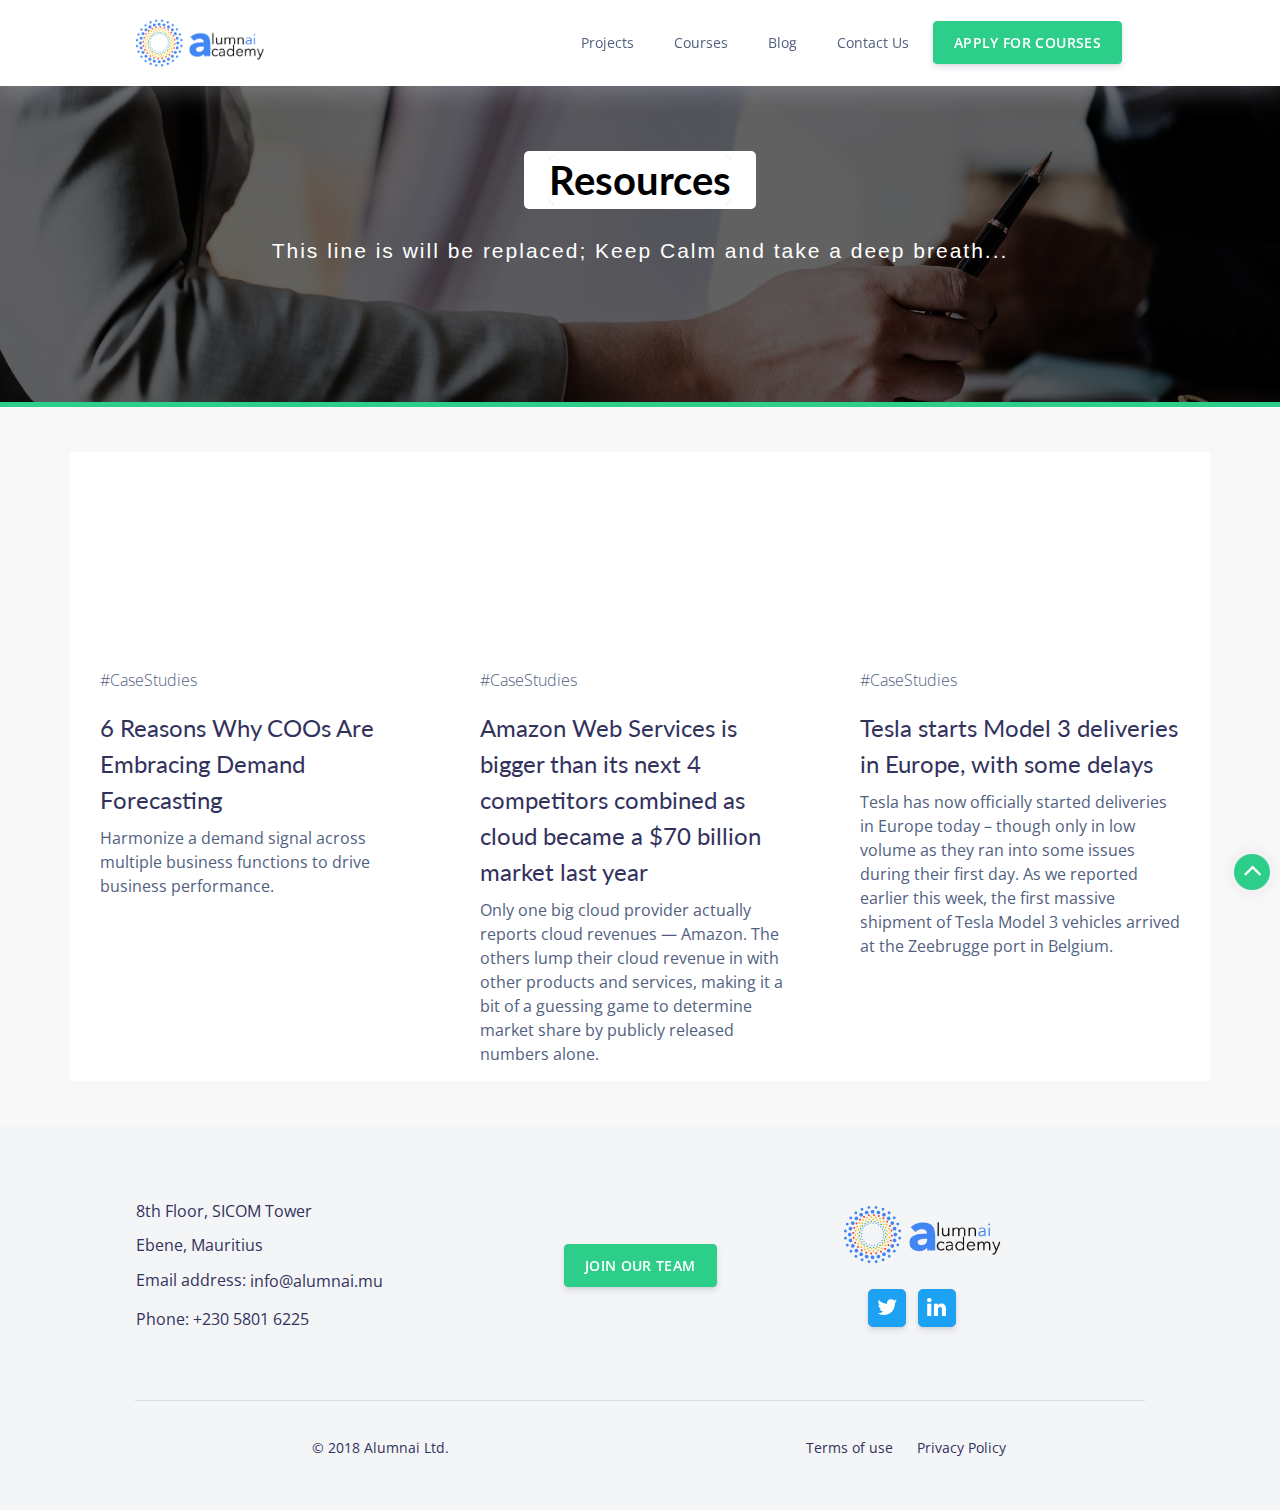
<file: case-studies.html>
<!DOCTYPE html>
<html lang="en">

<head>
    <meta charset="UTF-8">
    <meta name="viewport" content="width=device-width, initial-scale=1, shrink-to-fit=no">
    <!-- Google Tag Manager -->
    <script>(function(w,d,s,l,i){w[l]=w[l]||[];w[l].push({'gtm.start':
new Date().getTime(),event:'gtm.js'});var f=d.getElementsByTagName(s)[0],
j=d.createElement(s),dl=l!='dataLayer'?'&l='+l:'';j.async=true;j.src=
'https://www.googletagmanager.com/gtm.js?id='+i+dl;f.parentNode.insertBefore(j,f);
})(window,document,'script','dataLayer','GTM-K5B4SJC');</script>
    <!-- End Google Tag Manager -->


    <title>Home</title>
    <link rel="shortcut icon" href="/assets/img/favicon-32x32.png" type="image/png">
    <!-- Fonts -->
    <link href='https://fonts.googleapis.com/css?family=Lato' rel='stylesheet'>
    <link href="https://fonts.googleapis.com/css?family=Open+Sans:300,400,600,700" rel="stylesheet">


    <!-- Icons -->
    <link href="/assets/vendor/nucleo/css/nucleo.css" rel="stylesheet">
    <link href="/assets/vendor/font-awesome/css/font-awesome.min.css" rel="stylesheet">

    <!-- Theme CSS -->
    <link type="text/css" href="/assets/css/argon.min.css" rel="stylesheet">
    <link rel="stylesheet" href="/assets/css/starrr.css">
    <link rel="stylesheet" href="/assets/css/style.min.css">
</head>

<body>
    <!-- Google Tag Manager (noscript) -->
    <noscript><iframe src="https://www.googletagmanager.com/ns.html?id=GTM-K5B4SJC" height="0" width="0" style="display:none;visibility:hidden"></iframe></noscript>
    <!-- End Google Tag Manager (noscript) -->

    <header class="header-global">
        <nav id="navbar-main" class="navbar navbar-main navbar-expand-lg navbar-default fixed-top">
            <div class="container">
                <a class="navbar-brand mr-lg-5" href="/">
                    <div class="brand-img-wrapper"><img src="/assets/img/logo.png" alt="logo" style="height: 50px;"></div>
                </a>
                <button class="navbar-toggler" type="button" data-toggle="collapse" data-target="#navbar_global"
                    aria-controls="navbar_global" aria-expanded="false" aria-label="Toggle navigation">
                    <span class="navbar-toggler-icon"></span>
                </button>
                <div class="navbar-collapse collapse" id="navbar_global">
                    <div class="navbar-collapse-header">
                        <div class="row">
                            <div class="col-6 collapse-brand">
                                <a href="/">
                                    <img src="/assets/img/logo.png" alt="logo" style="height: 50px;">
                                </a>
                            </div>
                            <div class="col-6 collapse-close">
                                <button type="button" class="navbar-toggler" data-toggle="collapse" data-target="#navbar_global"
                                    aria-controls="navbar_global" aria-expanded="false" aria-label="Toggle navigation">
                                    <span></span>
                                    <span></span>
                                </button>
                            </div>
                        </div>
                    </div>

                    <div class="d-md-flex align-items-md-center justify-content-end" style="width: 100%;">
                        <ul class="navbar-nav navbar-nav-hover align-items-lg-center col-auto">
                            <!-- <li class="nav-item dropdown">
                        <a href="#" class="nav-link" data-toggle="dropdown" role="button">
                            <i class="ni ni-ui-04 d-lg-none"></i>
                            <span class="nav-link-inner--text">Programs</span>
                        </a>
                        <div class="dropdown-menu dropdown-menu-xl">
                            <div class="dropdown-menu-inner">
                                <a href="#" class="media d-flex align-items-center">
                                    <div class="media-body ml-3">
                                    <h6 class="heading text-primary mb-md-1">Data Sciences</h6>
                                    </div>
                                </a>
                                <a href="#" class="media d-flex align-items-center">
                                    <div class="media-body ml-3">
                                    <h6 class="heading text-primary mb-md-1">Marketing & Management</h6>
                                    </div>
                                </a>
                                <a href="#" class="media d-flex align-items-center">
                                    <div class="media-body ml-3">
                                    <h6 class="heading text-primary mb-md-1">Product Management</h6>
                                    </div>
                                </a>
                                <a href="#" class="media d-flex align-items-center">
                                    <div class="media-body ml-3">
                                    <h6 class="heading text-primary mb-md-1">Entrepreneurship</h6>
                                    </div>
                                </a>
                                <a href="#" class="media d-flex align-items-center">
                                    <div class="media-body ml-3">
                                    <h6 class="heading text-primary mb-md-1">Technology</h6>
                                    </div>
                                </a>
                            </div>
                        </div>
                    </li> -->
                            <li class="nav-item">
                                <a href="/projects.html" class="nav-link">Projects</a>
                            </li>
                            <!-- <li class="nav-item">
                                <a href="/case-studies.html" class="nav-link">Case Studies</a>
                            </li> -->
                            <li class="nav-item dropdown">
                                <a href="#" class="nav-link" data-toggle="dropdown" role="button">
                                    Courses
                                </a>
                                <div class="dropdown-menu dropdown-menu-xl">
                                    <div class="dropdown-menu-inner">
                                        <a href="/data-science-course-for-school-leavers.html" class="media d-flex align-items-center">
                                            <div class="media-body ml-3">
                                                <h6 class="heading mb-md-1">Data Science Course for School Leavers</h6>
                                            </div>
                                        </a>
                                        <a href="/masters-degree-course-in-artificial-intelligence.html" class="media d-flex align-items-center">
                                            <div class="media-body ml-3">
                                                <h6 class="heading mb-md-1">Master's Degree Course in Artificial Intelligence(Mauritius)</h6>
                                            </div>
                                        </a>
                                        <a href="/masters-degree-course-in-blockchain.html" class="media d-flex align-items-center">
                                            <div class="media-body ml-3">
                                                <h6 class="heading mb-md-1">Master's Degree Course in Blockchain(Mauritius)</h6>
                                            </div>
                                        </a>
                                        <a href="/masters-degree-course-in-cyber-security.html" class="media d-flex align-items-center">
                                            <div class="media-body ml-3">
                                                <h6 class="heading mb-md-1">Master’s Degree in Cyber Security(Mauritius)</h6>
                                            </div>
                                        </a>
                                    </div>
                                </div>
                            </li>
                            <li class="nav-item">
                                <a href="/blog" class="nav-link">Blog</a>
                            </li>
                            <li class="nav-item">
                                <a href="#" class="nav-link" data-toggle="modal" data-target="#contact-us-form">Contact
                                    Us</a>
                            </li>
                            <li class="nav-item">
                                <a href="#" class="btn btn-success" data-toggle="modal" data-target="#modal-form">Apply
                                    For Courses</a>
                            </li>
                        </ul>
                    </div>

                </div>
            </div>
        </nav>
    </header>
    <main>
    <span class="back-top"><i class="fa fa-angle-up"></i></span>

        <!---Hero-->
        <section class="banner banner-image banner-hero " style="background: url(assets/img/case-studies-banner.jpg) center no-repeat; background-size: cover;">
            <div class="banner-content">


                <h1 class="highlight">Resources</h1>
                <p>This line is will be replaced; Keep Calm and take a deep breath...</p>

            </div>
        </section>
        <section class="resources-2 section-grey">
            <div class="container-fluid">
                <!-- Case Study Content Starts Here -->
                <div id="#resources" class="section section-narrow">
                    <div class="page-center">
                        <ul id="resources">
                            <li class="col-md-4 resource-item">
                                <div class="featured-image" style="background: url(https://images.unsplash.com/photo-1531901783755-825e82c0d762?ixlib=rb-1.2.1&ixid=eyJhcHBfaWQiOjEyMDd9&auto=format&fit=crop&w=500&q=60) center no-repeat; background-size: cover;">
                                </div>
                                <div class="resource-content">
                                    <p class="resource-topics"><span class="topic-name">#CaseStudies</span></p>
                                    <h4>6 Reasons Why COOs Are Embracing Demand Forecasting</h4>
                                    Harmonize a demand signal across multiple business functions to drive business
                                    performance.
                                    <!-- <a href="case-studies-details.html">Read
                                        the eBook <i class="fa fa-chevron-right"></i></a> -->
                                </div>
                                <a class="absolute-link" href="case-studies-details.html"></a>
                            </li>
                            <li class="col-md-4 resource-item">
                                <div class="featured-image" style="background: url(https://www.antuit.com/hubfs/Website%20Pages/Resources/Six_Reasons_Why_COOs-Are_Embracing_Demand_Forecasting_landing_Thumbnail.jpg) center no-repeat; background-size: cover;">
                                </div>
                                <div class="resource-content">
                                    <p class="resource-topics"><span class="topic-name">#CaseStudies</span></p>
                                    <h4>Amazon Web Services is bigger than its next 4 competitors combined as cloud
                                        became a $70 billion market last year</h4>
                                    Only one big cloud provider actually reports cloud revenues — Amazon. The others
                                    lump their cloud revenue in with other products and services, making it a bit of a
                                    guessing game to determine market share by publicly released numbers alone.
                                    <!-- <a href="case-studies-details.html">Read
                                        the eBook <i class="fa fa-chevron-right"></i></a> -->
                                </div>
                                <a class="absolute-link" href="case-studies-details.html"></a>
                            </li>
                            <li class="col-md-4 resource-item">
                                <div class="featured-image" style="background: url(https://i1.wp.com/electrek.co/wp-content/uploads/sites/3/2019/01/Tesla-Model-3-Tesla-Corsa.jpg?resize=1500%2C0&quality=82&strip=all&ssl=1) center no-repeat; background-size: cover;">
                                </div>
                                <div class="resource-content">
                                    <p class="resource-topics"><span class="topic-name">#CaseStudies</span></p>
                                    <h4>Tesla starts Model 3 deliveries in Europe, with some delays</h4>
                                    Tesla has now officially started deliveries in Europe today – though only in low
                                    volume as they ran into some issues during their first day.
                                    As we reported earlier this week, the first massive shipment of Tesla Model 3
                                    vehicles arrived at the Zeebrugge port in Belgium.
                                    <!-- <a href="case-studies-details.html">Read
                                        the eBook <i class="fa fa-chevron-right"></i></a> -->
                                </div>
                                <a class="absolute-link" href="case-studies-details.html"></a>
                            </li>
                        </ul>
                    </div>
                </div>
                <!-- Case Study Content Ends Here -->
            </div>
        </section>


        <!------------>
    </main>

    <!-- Footer Starts -->
    <footer class="footer pt-1">
        <div class="container">
            <div class="row row-grid align-items-center my-md">
                <div class="col-lg-4 d-flex justify-content-center">
                    <ul class="footer-list">
                        <li>8th Floor, SICOM Tower</li>
                        <li>Ebene, Mauritius</li>
                        <li>Email address: <svg height="30" width="200">
  <text x="0" y="15" fill="#32325d"><svg height="30" width="200">
  <text x="0" y="20" fill="#32325d">info@alumnai.mu
</text>
  Sorry, your browser does not support inline SVG.The email id is info@alumnai.mu
</svg>
</text>
  Sorry, your browser does not support inline SVG.The email id is <svg height="30" width="200">
  <text x="0" y="20" fill="#32325d">info@alumnai.mu
</text>
  Sorry, your browser does not support inline SVG.The email id is info@alumnai.mu
</svg>
</svg></li>
                        <li>Phone: +230 5801 6225</li>
                    </ul>
                </div>
                <div class="col-lg-4 d-flex justify-content-center">
                    <a href="http://angel.co/AlumnAi" class="btn btn-success">Join Our Team</a>
                </div>
                <div class="col-lg-4 text-lg-center btn-wrapper justify-content-center">

                    <div class="col-sm-6 col-md-6 col-lg-6 text-center pb-4">
                        <img src="/assets/img/logo.png" alt="AlumnAi Academy">
                    </div>
                    <div class="col-sm-6 col-md-6 col-lg-6 text-center pl-4">
                        <a target="_blank" href="https://twitter.com/AlumnAIAcademy" class="btn btn-neutral btn-icon-only btn-twitter btn-round btn-lg">
                            <i class="fa fa-twitter"></i>
                        </a>
                        <a target="_blank" href="https://www.linkedin.com/company/alumnai-academy " class="btn btn-neutral btn-icon-only btn-twitter btn-lg btn-round">
                            <i class="fa fa-linkedin"></i>
                        </a>
                    </div>
                </div>
            </div>
            <hr>
            <div class="row align-items-center justify-content-md-between">
                <div class="col-md-6 text-center">
                    <div class="copyright">
                        &copy; 2018
                        Alumnai Ltd.
                    </div>
                </div>
                <div class="col-md-6 d-flex justify-content-center">
                    <ul class="nav nav-footer justify-content-end">
                        <li class="nav-item">
                            <a href="/terms-of-use.html" class="nav-link" style="color: #32325d!important;">Terms of
                                use</a>
                        </li>
                        <li class="nav-item">
                            <a href="/privacy-policy.html" class="nav-link" style="color: #32325d!important;">Privacy
                                Policy</a>
                        </li>
                    </ul>
                </div>
            </div>
        </div>
    </footer>
    <!-- Footer Ends -->
    <!-- Modal -->
    <div class="modal fade" id="modal-form" tabindex="-1" role="dialog" aria-labelledby="modal-form" aria-hidden="true">
        <div class="modal-dialog modal- modal-dialog-centered modal-sm" role="document">
            <div class="modal-content">
                <div class="modal-body p-0">
                    <div class="card bg-secondary shadow border-0">
                        <div class="card-body px-lg-5 py-lg-5">
                            <div class="text-center text-muted mb-4">
                                <button type="button" class="close" data-dismiss="modal">&times;</button>
                                <h5>Register for AlumnAi</h5>
                            </div>
                            <form action="https://alumnai.us19.list-manage.com/subscribe/post" method="POST" role="form">
                                <input type="hidden" name="u" value="807142b55d0b4fc44e444f06b">
                                <input type="hidden" name="id" value="b1cf190bf2">
                                <div class="form-group mb-3">
                                    <div class="input-group input-group-alternative">
                                        <input class="form-control" placeholder="First Name" name="MERGE1" type="text"
                                            required="required">
                                    </div>
                                </div>
                                <div class="form-group mb-3">
                                    <div class="input-group input-group-alternative">
                                        <input class="form-control" placeholder="Last Name" name="MERGE2" type="text"
                                            required="required">
                                    </div>
                                </div>
                                <div class="form-group mb-3">
                                    <div class="input-group input-group-alternative">
                                        <input class="form-control" placeholder="Email" name="MERGE0" type="email"
                                            required="required">
                                    </div>
                                </div>
                                <div class="form-group mb-3">
                                    <div class="input-group input-group-alternative">
                                        <input class="form-control" placeholder="Phone Number" name="MERGE4" type="number"
                                            required="required">
                                    </div>
                                </div>
                                <div class="form-group mb-3">
                                    <select name="MERGE5""  required=" required" class="form-input form-control degree-level"
                                        aria-required="true">
                                        <option value="" selected="selected">Last Education Qualification</option>
                                        <option value="B.Tech">B.Tech</option>
                                        <option value="B.E">B.E</option>
                                        <option value="BCA">BCA</option>
                                        <option value="BBA">BBA</option>
                                        <option value="B.Arch">B.Arch</option>
                                        <option value="BSc">BSc</option>
                                        <option value="B.Com">B.Com</option>
                                        <option value="B.A.">B.A.</option>
                                        <option value="B.Stats">B.Stats</option>
                                        <option value="MCA">MCA</option>
                                        <option value="MBA">MBA</option>
                                        <option value="MSc">MSc</option>
                                        <option value="M.A.">M.A.</option>
                                        <option value="M.Com">M.Com</option>
                                        <option value="PhD">PhD</option>
                                        <option value="M.Tech">M.Tech</option>
                                        <option value="Others">Others</option>
                                    </select>
                                </div>
                                <div class="form-group mb-3">
                                    <div class="input-group input-group-alternative">
                                        <input class="form-control" placeholder="Occupation" name="MERGE6" id="MERGE6"
                                            type="text" required="required">
                                    </div>
                                </div>
                                <div class="form-group mb-3">
                                    <div class="input-group input-group-alternative">
                                        <input class="form-control" placeholder="Course Interested In (Optional)" name="MERGE7"
                                            id="MERGE7" type="text">
                                    </div>
                                </div>
                                <div class="form-group mb-3">
                                    <div class="input-group input-group-alternative">
                                        <input class="form-control" placeholder="Nationality" type="text" name="MERGE8"
                                            id="MERGE8" required="required">
                                    </div>
                                </div>
                                <div class="form-check">
                                    <input type="checkbox" class="form-check-input" id="exampleCheckBox" required="required">
                                    <label class="form-check-label" for="exampleCheckBox">You have read and agreed to
                                        our
                                        <a href="/privacy-policy.html">Privacy Policy</a>.</label>
                                </div>
                                <div class="text-center">
                                    <button type="submit" class="btn btn-primary my-4">Submit</button>
                                </div>
                            </form>
                        </div>
                    </div>
                </div>
            </div>
        </div>
    </div>
    <div class="modal fade" id="modal-application" tabindex="-1" role="dialog" aria-labelledby="modal-form" aria-hidden="true">
        <div class="modal-dialog modal- modal-dialog-centered" role="document">
            <div class="modal-content">
                <div class="modal-body p-0">
                    <div class="card bg-secondary shadow border-0">
                        <div class="card-body px-lg-5 py-lg-5">
                            <div class="text-center text-muted mb-4">
                                <h4>Download the detailed syllabus</h4>
                                <h6>Fill in your details here and download a detailed syllabus of the course</h6>
                            </div>
                            <form role="form">
                                <div class="row">
                                    <div class="col-md-6">
                                        <div class="form-group">
                                            <input type="text" class="form-control" placeholder="First Name">
                                        </div>
                                    </div>
                                    <div class="col-md-6">
                                        <div class="form-group">
                                            <input type="text" placeholder="Last Name" class="form-control" />
                                        </div>
                                    </div>
                                </div>
                                <div class="form-group mb-3">
                                    <div class="input-group input-group-alternative">
                                        <input class="form-control" placeholder="Email" type="email">
                                    </div>
                                </div>
                                <div class="form-group mb-3">
                                    <div class="input-group input-group-alternative">
                                        <input class="form-control" placeholder="Phone Number" type="number">
                                    </div>
                                </div>
                                <div class="row">
                                    <div class="col-md-6">
                                        <div class="form-group">
                                            <input type="password" class="form-control" placeholder="Create Password">
                                        </div>
                                    </div>
                                    <div class="col-md-6">
                                        <div class="form-group">
                                            <input type="text" placeholder="City" class="form-control" />
                                        </div>
                                    </div>
                                </div>
                                <div class="row">
                                    <div class="col-md-6">
                                        <select name="lastEduQualification" data-name="degree" required="required"
                                            class="form-input form-control degree-level" aria-required="true">
                                            <option value="" selected="selected">Last Education Qualification</option>
                                            <option value="B.Tech">B.Tech</option>
                                            <option value="B.E">B.E</option>
                                            <option value="BCA">BCA</option>
                                            <option value="BBA">BBA</option>
                                            <option value="B.Arch">B.Arch</option>
                                            <option value="BSc">BSc</option>
                                            <option value="B.Com">B.Com</option>
                                            <option value="B.A.">B.A.</option>
                                            <option value="B.Stats">B.Stats</option>
                                            <option value="MCA">MCA</option>
                                            <option value="MBA">MBA</option>
                                            <option value="MSc">MSc</option>
                                            <option value="M.A.">M.A.</option>
                                            <option value="M.Com">M.Com</option>
                                            <option value="PhD">PhD</option>
                                            <option value="M.Tech">M.Tech</option>
                                            <option value="Others">Others</option>
                                        </select>
                                    </div>
                                    <div class="col-md-6">
                                        <div class="form-group">
                                            <input type="text" placeholder="Percentage/GPA (out of 100)" class="form-control" />
                                        </div>
                                    </div>
                                </div>
                                <div class="form-group mb-3">
                                    <select name="yearsOfExp" required="required" class="form-input form-control total-Years-Of-Exp-level"
                                        aria-required="true">
                                        <option value="" selected="selected">Years of work experience</option>
                                        <option value="0 - 2 years">0 - 2 years</option>
                                        <option value="2 - 5 years">2 - 5 years</option>
                                        <option value="5 - 10 years">5 - 10 years</option>
                                        <option value="10 years and above">10 years and above</option>
                                    </select>
                                </div>
                                <div class="row">
                                    <div class="col-md-6">
                                        <div class="form-check">
                                            <input type="checkbox" class="form-check-input" id="exampleCheck1">
                                            <label class="form-check-label" for="exampleCheck1">I agree to Terms &
                                                conditions.</label>
                                        </div>
                                    </div>
                                    <div class="col-md-6">
                                        <button class="btn btn-success btn-fluid">Submit Application</button>
                                    </div>
                                </div>
                            </form>
                        </div>
                    </div>
                </div>
            </div>
        </div>
    </div>
    <div class="modal fade" id="modal-syllabus" tabindex="-1" role="dialog" aria-labelledby="modal-form" aria-hidden="true">
        <div class="modal-dialog modal- modal-dialog-centered" role="document">
            <div class="modal-content">
                <div class="modal-body p-0">
                    <div class="card bg-secondary shadow border-0">
                        <div class="card-body px-lg-5 py-lg-5">
                            <div class="text-center text-muted mb-4">
                                <h4>Course Syllabus</h4>
                                <h6>MASTER (MSC): ARTIFICIAL INTELLIGENCE (AI)</h6>
                            </div>
                            <form action="https://alumnai.us19.list-manage.com/subscribe/post" method="POST" role="form">
                                <input type="hidden" name="u" value="807142b55d0b4fc44e444f06b">
                                <input type="hidden" name="id" value="9b02544c71">
                                <div class="row">
                                    <div class="col-md-6">
                                        <div class="form-group">
                                            <input type="text" class="form-control" placeholder="First Name" name="MERGE1"
                                                required="required">
                                        </div>
                                    </div>
                                    <div class="col-md-6">
                                        <div class="form-group">
                                            <input type="text" placeholder="Last Name" class="form-control" name="MERGE2"
                                                required="required" />
                                        </div>
                                    </div>
                                </div>
                                <div class="form-group mb-3">
                                    <div class="input-group input-group-alternative">
                                        <input class="form-control" placeholder="Email" type="email" name="MERGE0"
                                            required="required">
                                    </div>
                                </div>
                                <div class="form-group mb-3">
                                    <div class="input-group input-group-alternative">
                                        <input class="form-control" placeholder="Phone Number" type="number" name="MERGE4"
                                            required="required">
                                    </div>
                                </div>
                                <div class="form-group mb-3">
                                    <div class="input-group input-group-alternative">
                                        <input class="form-control" placeholder="Occupation" type="text" name="MERGE5"
                                            required="required">
                                    </div>
                                </div>
                                <div class="form-check">
                                    <input type="checkbox" class="form-check-input" id="exampleCheck2" required="required">
                                    <label class="form-check-label" for="exampleCheck2">You have read and agreed to our
                                        <a href="/privacy-policy.html">Privacy Policy</a>.</label>
                                </div>
                                <div class="mb-3 mt-3 text-center">
                                    <button class="btn btn-success btn-fluid">GET COURSE SYLLABUS</button>
                                </div>
                            </form>
                        </div>
                    </div>
                </div>
            </div>
        </div>
    </div>
    <div class="modal fade" id="contact-us-form" tabindex="-1" role="dialog" aria-labelledby="modal-form" aria-hidden="true">
        <div class="modal-dialog modal- modal-dialog-centered" role="document">
            <div class="modal-content">
                <div class="modal-body p-0">
                    <div class="card bg-secondary shadow border-0">
                        <div class="card-body px-lg-5 py-lg-5">
                            <div class="text-center text-muted mb-4">
                                <h5>Contact Us</h5>
                            </div>
                            <form action="https://alumnai.us19.list-manage.com/subscribe/post" method="POST" role="form">
                                <input type="hidden" name="u" value="807142b55d0b4fc44e444f06b">
                                <input type="hidden" name="id" value="467c68623e">
                                <div class="form-group mb-3">
                                    <div class="input-group input-group-alternative">
                                        <input class="form-control" placeholder="First Name" name="MERGE1" type="text"
                                            required="required">
                                    </div>
                                </div>
                                <div class="form-group mb-3">
                                    <div class="input-group input-group-alternative">
                                        <input class="form-control" placeholder="Last Name" name="MERGE2" type="text"
                                            required="required">
                                    </div>
                                </div>
                                <div class="form-group mb-3">
                                    <div class="input-group input-group-alternative">
                                        <input class="form-control" placeholder="Email" name="MERGE0" type="email"
                                            required="required">
                                    </div>
                                </div>
                                <div class="form-group mb-3">
                                    <textarea class="form-control" id="exampleFormControlTextarea1" rows="3"
                                        placeholder="Write you message here..." name="MERGE5" id="MERGE5" required="required"></textarea>
                                </div>
                                <div class="text-center">
                                    <button type="submit" class="btn btn-primary my-4">Submit</button>
                                </div>
                            </form>
                        </div>
                    </div>
                </div>
            </div>
        </div>
    </div>
    <!-- Core -->
    <script src="/assets/vendor/jquery/jquery.min.js"></script>
    <script src="/assets/vendor/popper/popper.min.js"></script>
    <script src="/assets/vendor/bootstrap/bootstrap.min.js"></script>
    <script src="/assets/vendor/headroom/headroom.min.js"></script>

    <!-- Theme JS -->
    <script src="/assets/js/argon.min.js"></script>
    <script src="/assets/js/starrr.js"></script>
    <script src="/assets/js/main.min.js"></script>
</body>

</html>
</file>
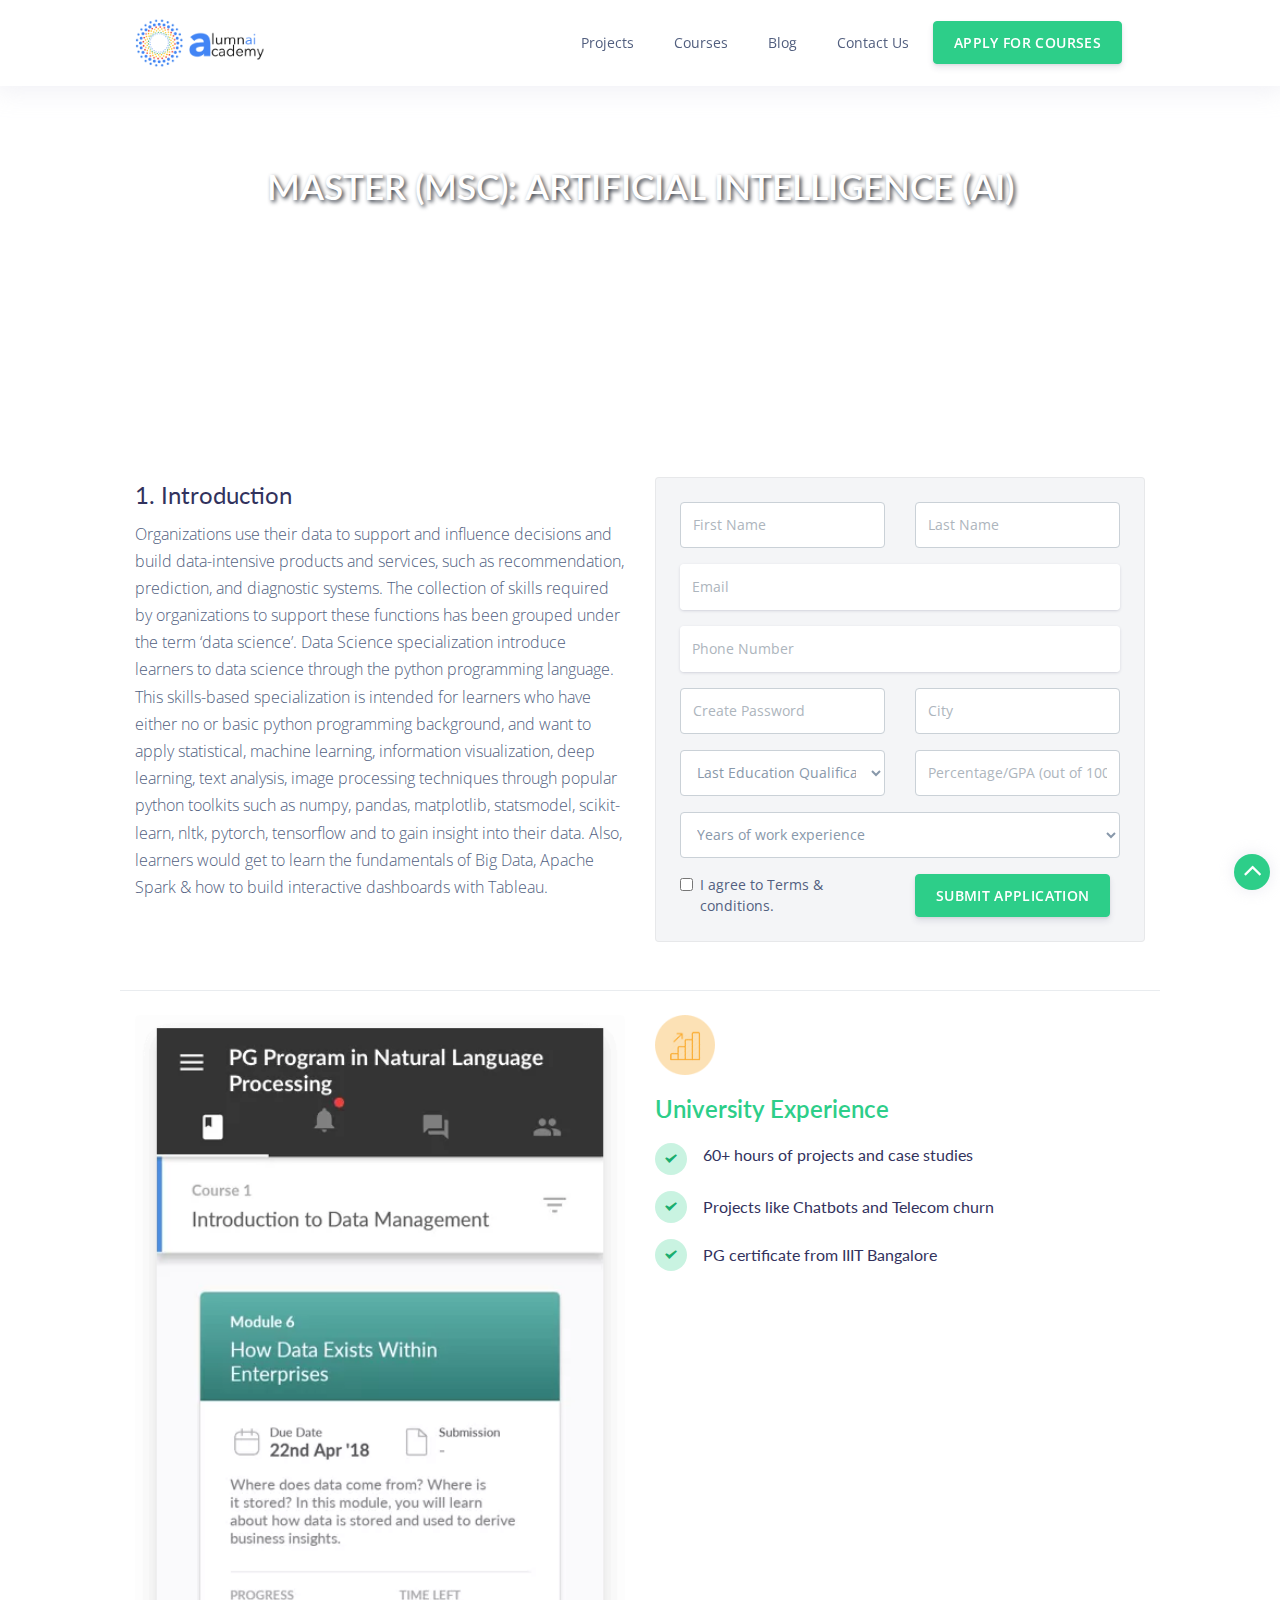
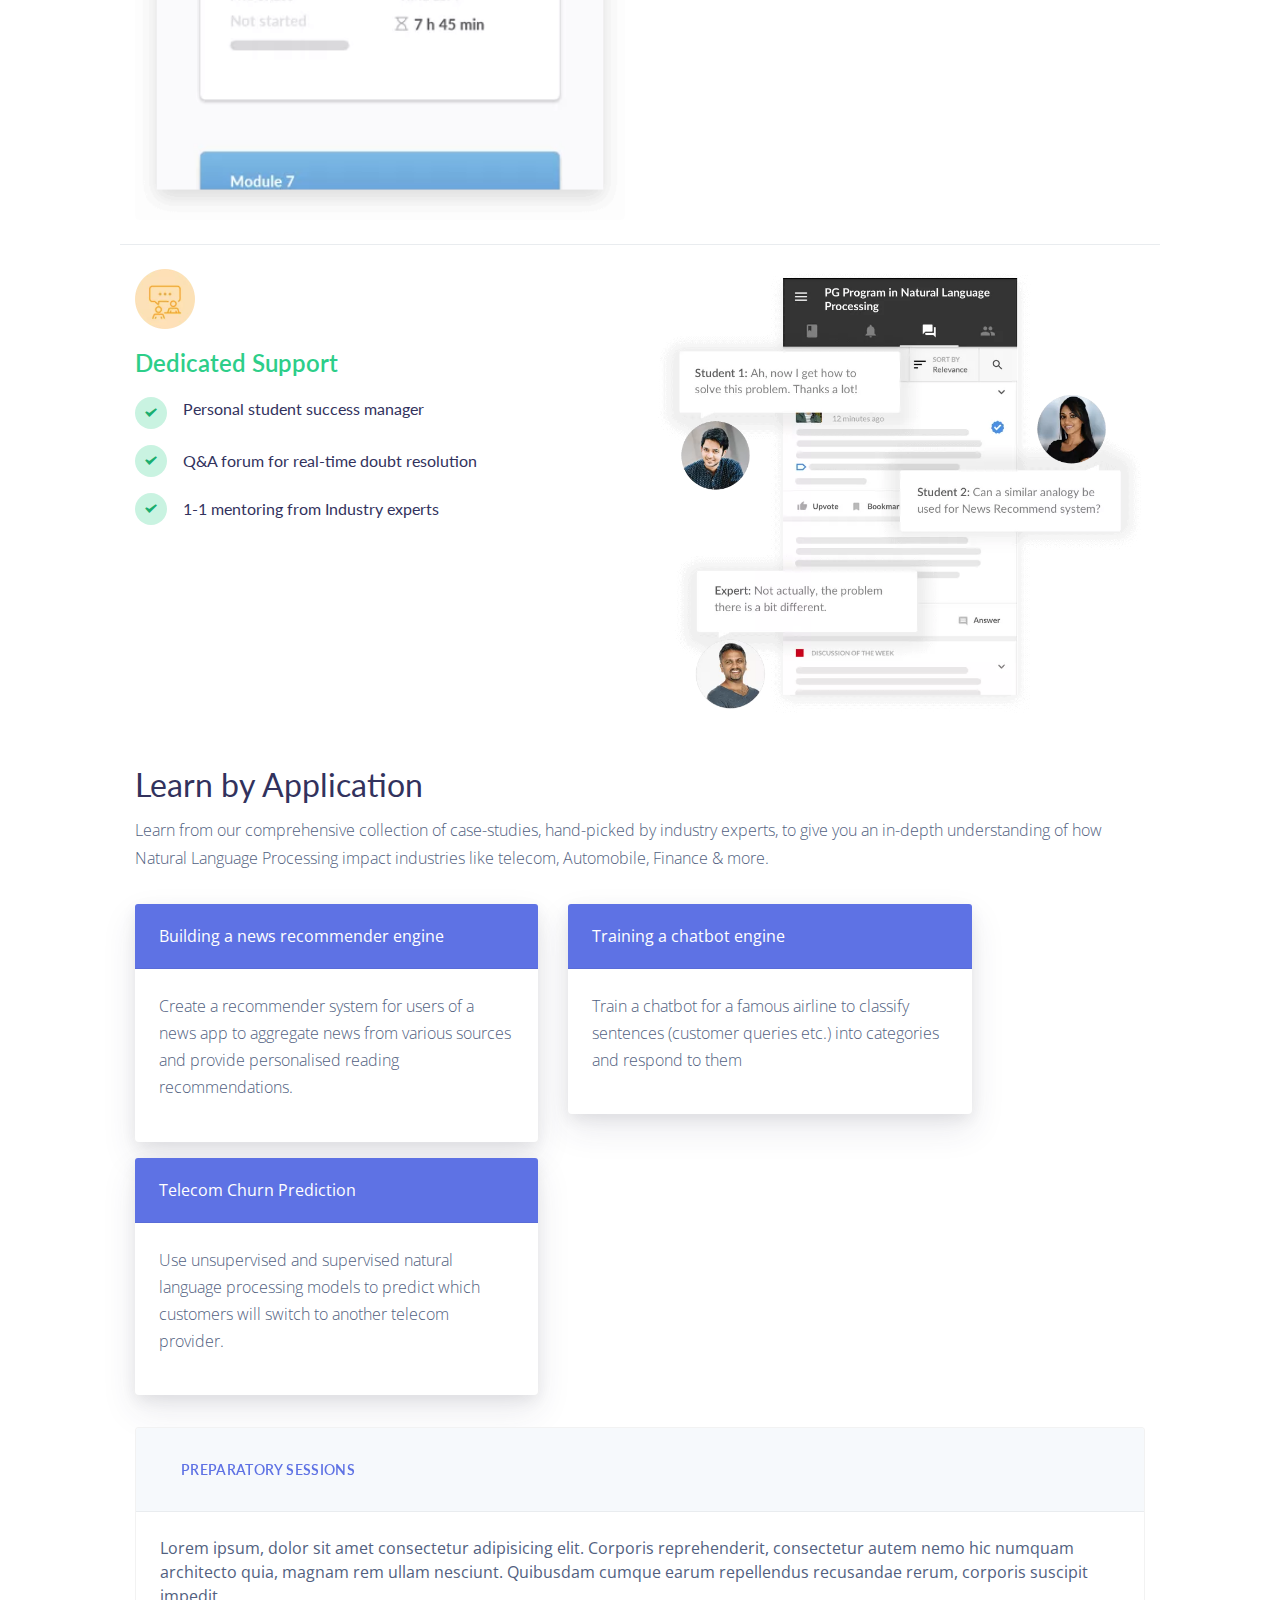
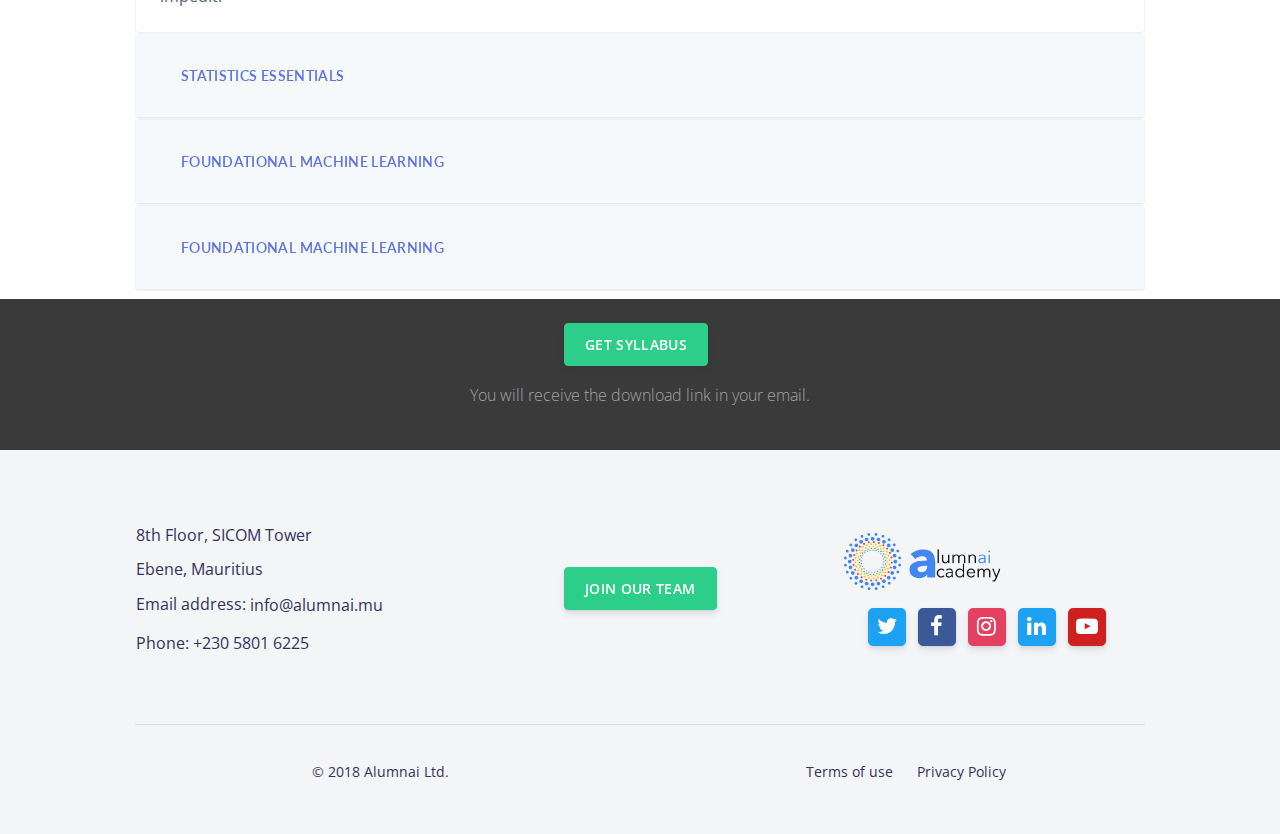
<file: course.html>
<!DOCTYPE html>
<html lang="en">

<head>
    <meta charset="UTF-8">
    <meta name="viewport" content="width=device-width, initial-scale=1, shrink-to-fit=no">
    <!-- Google Tag Manager -->
    <script>(function(w,d,s,l,i){w[l]=w[l]||[];w[l].push({'gtm.start':
new Date().getTime(),event:'gtm.js'});var f=d.getElementsByTagName(s)[0],
j=d.createElement(s),dl=l!='dataLayer'?'&l='+l:'';j.async=true;j.src=
'https://www.googletagmanager.com/gtm.js?id='+i+dl;f.parentNode.insertBefore(j,f);
})(window,document,'script','dataLayer','GTM-K5B4SJC');</script>
    <!-- End Google Tag Manager -->

    <title>Home</title>
    <link rel="shortcut icon" href="/assets/img/favicon-32x32.png" type="image/png">
    <!-- Fonts -->
    <link href='https://fonts.googleapis.com/css?family=Lato' rel='stylesheet'>
    <link href="https://fonts.googleapis.com/css?family=Open+Sans:300,400,600,700" rel="stylesheet">


    <!-- Icons -->
    <link href="assets/vendor/nucleo/css/nucleo.css" rel="stylesheet">
    <link href="assets/css/perfect-scrollbar.css" rel="stylesheet" >
    <link href="assets/vendor/font-awesome/css/font-awesome.min.css" rel="stylesheet">
    <link href="assets/css/material-scrolltop.css" rel="stylesheet" type="text/css" >

    <!-- Theme CSS -->
    <link type="text/css" href="assets/css/argon.min.css" rel="stylesheet">
    <!-- <link rel="stylesheet" href="assets/css/starrr.css"> -->
    <link rel="stylesheet" href="assets/css/style.min.css">
</head>

<body>
    <!-- Google Tag Manager (noscript) -->
    <noscript><iframe src="https://www.googletagmanager.com/ns.html?id=GTM-K5B4SJC" height="0" width="0" style="display:none;visibility:hidden"></iframe></noscript>
    <!-- End Google Tag Manager (noscript) -->

    <header class="header-global">
        <nav id="navbar-main" class="navbar navbar-main navbar-expand-lg navbar-default fixed-top">
            <div class="container">
                <a class="navbar-brand mr-lg-5" href="/alumnai/">
                    <img src="/assets/img/logo.png" alt="logo" style="height: 50px;">
                </a>
                <button class="navbar-toggler" type="button" data-toggle="collapse" data-target="#navbar_global"
                    aria-controls="navbar_global" aria-expanded="false" aria-label="Toggle navigation">
                    <span class="navbar-toggler-icon"></span>
                </button>
                <div class="navbar-collapse collapse" id="navbar_global">
                    <div class="navbar-collapse-header">
                        <div class="row">
                            <div class="col-6 collapse-brand">
                                <a href="/alumnai/">
                                    <img src="/assets/img/logo.png" alt="logo" style="height: 50px;">
                                </a>
                            </div>
                            <div class="col-6 collapse-close">
                                <button type="button" class="navbar-toggler" data-toggle="collapse" data-target="#navbar_global"
                                    aria-controls="navbar_global" aria-expanded="false" aria-label="Toggle navigation">
                                    <span></span>
                                    <span></span>
                                </button>
                            </div>
                        </div>
                    </div>

                    <div class="d-md-flex align-items-md-center justify-content-end" style="width: 100%;">
                        <ul class="navbar-nav navbar-nav-hover align-items-lg-center col-auto">
                            <!-- <li class="nav-item dropdown">
                        <a href="#" class="nav-link" data-toggle="dropdown" role="button">
                            <i class="ni ni-ui-04 d-lg-none"></i>
                            <span class="nav-link-inner--text">Programs</span>
                        </a>
                        <div class="dropdown-menu dropdown-menu-xl">
                            <div class="dropdown-menu-inner">
                                <a href="#" class="media d-flex align-items-center">
                                    <div class="media-body ml-3">
                                    <h6 class="heading text-primary mb-md-1">Data Sciences</h6>
                                    </div>
                                </a>
                                <a href="#" class="media d-flex align-items-center">
                                    <div class="media-body ml-3">
                                    <h6 class="heading text-primary mb-md-1">Marketing & Management</h6>
                                    </div>
                                </a>
                                <a href="#" class="media d-flex align-items-center">
                                    <div class="media-body ml-3">
                                    <h6 class="heading text-primary mb-md-1">Product Management</h6>
                                    </div>
                                </a>
                                <a href="#" class="media d-flex align-items-center">
                                    <div class="media-body ml-3">
                                    <h6 class="heading text-primary mb-md-1">Entrepreneurship</h6>
                                    </div>
                                </a>
                                <a href="#" class="media d-flex align-items-center">
                                    <div class="media-body ml-3">
                                    <h6 class="heading text-primary mb-md-1">Technology</h6>
                                    </div>
                                </a>
                            </div>
                        </div>
                    </li> -->
                            <li class="nav-item">
                                <a href="/projects.html" class="nav-link">Projects</a>
                            </li>
                            <!-- <li class="nav-item">
                                <a href="/case-studies.html" class="nav-link">Case Studies</a>
                            </li> -->
                            <li class="nav-item dropdown">
                                <a href="#" class="nav-link" data-toggle="dropdown" role="button">
                                    Courses
                                </a>
                                <div class="dropdown-menu dropdown-menu-xl">
                                    <div class="dropdown-menu-inner">
                                        <a href="/data-science-course-for-school-leavers.html" class="media d-flex align-items-center">
                                            <div class="media-body ml-3">
                                                <h6 class="heading mb-md-1">Data Science Course for School Leavers</h6>
                                            </div>
                                        </a>
                                        <a href="/masters-degree-course-in-artificial-intelligence.html" class="media d-flex align-items-center">
                                            <div class="media-body ml-3">
                                                <h6 class="heading mb-md-1">Master's Degree Course in Artificial Intelligence(Mauritius)</h6>
                                            </div>
                                        </a>
                                        <a href="/masters-degree-course-in-blockchain.html" class="media d-flex align-items-center">
                                            <div class="media-body ml-3">
                                                <h6 class="heading mb-md-1">Master's Degree Course in Blockchain(Mauritius)</h6>
                                            </div>
                                        </a>
                                        <a href="/masters-degree-course-in-cyber-security.html" class="media d-flex align-items-center">
                                            <div class="media-body ml-3">
                                                <h6 class="heading mb-md-1">Master’s Degree in Cyber Security(Mauritius)</h6>
                                            </div>
                                        </a>
                                    </div>
                                </div>
                            </li>
                            <li class="nav-item">
                                <a href="/blog" class="nav-link">Blog</a>
                            </li>
                            <li class="nav-item">
                                <a href="#" class="nav-link" data-toggle="modal" data-target="#contact-us-form">Contact
                                    Us</a>
                            </li>
                            <li class="nav-item">
                                <a href="#" class="btn btn-success" data-toggle="modal" data-target="#modal-form">Apply
                                    For Courses</a>
                            </li>
                        </ul>
                    </div>

                </div>
            </div>
        </nav>
    </header>
    <main>
    <span class="back-top"><i class="fa fa-angle-up"></i></span>

        <!---Hero-->
        <div class="position-relative">
            <!-- shape Hero -->
            <section class="section section-lg section-shaped pb-100 course-banner-section">
                <div class="container py-lg-md d-flex">
                    <div class="col px-0">
                        <div class="row">
                            <div class="col-md-12 text-center">
                                <h1 class="display-3 text-white">MASTER (MSC): ARTIFICIAL INTELLIGENCE (AI)</h1>
                                <h4 class="text-white">ACCELERATE YOUR CAREER WITH UPGRAD</h4>
                            </div>
                        </div>
                    </div>
                </div>
                <!-- SVG separator -->
                <!-- <div class="separator separator-bottom separator-skew">
    <svg x="0" y="0" viewBox="0 0 2560 100" preserveAspectRatio="none" version="1.1" xmlns="http://www.w3.org/2000/svg">
        <polygon class="fill-white" points="2560 0 2560 100 0 100"></polygon>
    </svg>
    </div> -->
            </section>
            <!-- 1st Hero Variation -->
        </div>

        <section>
            <div class="container">
                <div class="row py-5">
                    <div class="col-sm-12 col-md-6">
                        <h4>1. Introduction</h4>
                        <p>Organizations use their data to support and influence decisions and build data-intensive
                            products and services, such as recommendation, prediction, and diagnostic systems. The
                            collection of skills required by organizations to support these functions has been grouped
                            under the term ‘data science’. Data Science specialization introduce learners to data
                            science through the python programming language. This skills-based specialization is
                            intended for learners who have either no or basic python programming background, and want
                            to apply statistical, machine learning, information visualization, deep learning, text
                            analysis, image processing techniques through popular python toolkits such as numpy,
                            pandas, matplotlib, statsmodel, scikit-learn, nltk, pytorch, tensorflow and to gain insight
                            into their data. Also, learners would get to learn the fundamentals of Big Data, Apache
                            Spark & how to build interactive dashboards with Tableau.</p>
                    </div>
                    <div class="col-sm-12 col-md-6">
                        <div class="card bg-secondary">
                            <div class="card-body">
                                <form role="form">
                                    <div class="row">
                                        <div class="col-md-6">
                                            <div class="form-group">
                                                <input type="text" class="form-control" placeholder="First Name">
                                            </div>
                                        </div>
                                        <div class="col-md-6">
                                            <div class="form-group">
                                                <input type="text" placeholder="Last Name" class="form-control" />
                                            </div>
                                        </div>
                                    </div>
                                    <div class="form-group mb-3">
                                        <div class="input-group input-group-alternative">
                                            <input class="form-control" placeholder="Email" type="email">
                                        </div>
                                    </div>
                                    <div class="form-group mb-3">
                                        <div class="input-group input-group-alternative">
                                            <input class="form-control" placeholder="Phone Number" type="number">
                                        </div>
                                    </div>
                                    <div class="row">
                                        <div class="col-md-6">
                                            <div class="form-group">
                                                <input type="password" class="form-control" placeholder="Create Password">
                                            </div>
                                        </div>
                                        <div class="col-md-6">
                                            <div class="form-group">
                                                <input type="text" placeholder="City" class="form-control" />
                                            </div>
                                        </div>
                                    </div>
                                    <div class="row">
                                        <div class="col-md-6">
                                            <select name="lastEduQualification" data-name="degree" required="required"
                                                class="form-input form-control degree-level" aria-required="true">
                                                <option value="" selected="selected">Last Education Qualification</option>
                                                <option value="B.Tech">B.Tech</option>
                                                <option value="B.E">B.E</option>
                                                <option value="BCA">BCA</option>
                                                <option value="BBA">BBA</option>
                                                <option value="B.Arch">B.Arch</option>
                                                <option value="BSc">BSc</option>
                                                <option value="B.Com">B.Com</option>
                                                <option value="B.A.">B.A.</option>
                                                <option value="B.Stats">B.Stats</option>
                                                <option value="MCA">MCA</option>
                                                <option value="MBA">MBA</option>
                                                <option value="MSc">MSc</option>
                                                <option value="M.A.">M.A.</option>
                                                <option value="M.Com">M.Com</option>
                                                <option value="PhD">PhD</option>
                                                <option value="M.Tech">M.Tech</option>
                                                <option value="Others">Others</option>
                                            </select>
                                        </div>
                                        <div class="col-md-6">
                                            <div class="form-group">
                                                <input type="text" placeholder="Percentage/GPA (out of 100)" class="form-control" />
                                            </div>
                                        </div>
                                    </div>
                                    <div class="form-group mb-3">
                                        <select name="yearsOfExp" required="required" class="form-input form-control total-Years-Of-Exp-level"
                                            aria-required="true">
                                            <option value="" selected="selected">Years of work experience</option>
                                            <option value="0 - 2 years">0 - 2 years</option>
                                            <option value="2 - 5 years">2 - 5 years</option>
                                            <option value="5 - 10 years">5 - 10 years</option>
                                            <option value="10 years and above">10 years and above</option>
                                        </select>
                                    </div>
                                    <div class="row">
                                        <div class="col-md-6">
                                            <div class="form-check">
                                                <input type="checkbox" class="form-check-input" id="exampleCheck1">
                                                <label class="form-check-label" for="exampleCheck1">I agree to Terms &
                                                    conditions.</label>
                                            </div>
                                        </div>
                                        <div class="col-md-6">
                                            <button class="btn btn-success btn-fluid">Submit Application</button>
                                        </div>
                                    </div>
                                </form>
                            </div>
                        </div>
                    </div>
                </div>
                <div class="row justify-content-between py-4 border-top">
                    <div class="col-sm-12 col-md-6">
                        <div class="card course-card border-0">
                            <img src="/assets/img/courses-images/nlp-learning.png" alt="">
                        </div>
                    </div>
                    <div class="col-sm-12 col-md-6">
                        <img src="/assets/img/courses-images/learning-icon.png" width="60">
                        <h4 class="font-weight-bold mt-3 text-success">University Experience</h4>
                        <ul class="list-unstyled">
                            <li class="py-2">
                                <div class="d-flex">
                                    <div>
                                        <div class="badge badge-circle badge-success mr-3">
                                            <i class="ni ni-check-bold"></i>
                                        </div>
                                    </div>
                                    <div>
                                        <h6 class="mb-0">60+ hours of projects and case studies</h6>
                                    </div>
                                </div>
                            </li>
                            <li class="py-2">
                                <div class="d-flex align-items-center">
                                    <div>
                                        <div class="badge badge-circle badge-success mr-3">
                                            <i class="ni ni-check-bold"></i>
                                        </div>
                                    </div>
                                    <div>
                                        <h6 class="mb-0">Projects like Chatbots and Telecom churn</h6>
                                    </div>
                                </div>
                            </li>
                            <li class="py-2">
                                <div class="d-flex align-items-center">
                                    <div>
                                        <div class="badge badge-circle badge-success mr-3">
                                            <i class="ni ni-check-bold"></i>
                                        </div>
                                    </div>
                                    <div>
                                        <h6 class="mb-0">PG certificate from IIIT Bangalore</h6>
                                    </div>
                                </div>
                            </li>
                        </ul>
                    </div>
                </div>
                <div class="row justify-content-between py-4 border-top">
                    <div class="col-sm-12 col-md-6">
                        <img src="/assets/img/courses-images/support-icon.png" width="60">
                        <h4 class="font-weight-bold mt-3 text-success">Dedicated Support</h4>
                        <ul class="list-unstyled">
                            <li class="py-2">
                                <div class="d-flex">
                                    <div>
                                        <div class="badge badge-circle badge-success mr-3">
                                            <i class="ni ni-check-bold"></i>
                                        </div>
                                    </div>
                                    <div>
                                        <h6 class="mb-0">Personal student success manager</h6>
                                    </div>
                                </div>
                            </li>
                            <li class="py-2">
                                <div class="d-flex align-items-center">
                                    <div>
                                        <div class="badge badge-circle badge-success mr-3">
                                            <i class="ni ni-check-bold"></i>
                                        </div>
                                    </div>
                                    <div>
                                        <h6 class="mb-0">Q&A forum for real-time doubt resolution</h6>
                                    </div>
                                </div>
                            </li>
                            <li class="py-2">
                                <div class="d-flex align-items-center">
                                    <div>
                                        <div class="badge badge-circle badge-success mr-3">
                                            <i class="ni ni-check-bold"></i>
                                        </div>
                                    </div>
                                    <div>
                                        <h6 class="mb-0">1-1 mentoring from Industry experts</h6>
                                    </div>
                                </div>
                            </li>
                        </ul>
                    </div>
                    <div class="col-sm-12 col-md-6">
                        <div class="card course-card border-0">
                            <img src="/assets/img/courses-images/nlp-support.png" alt="">
                        </div>
                    </div>
                </div>
                <div class="row py-3">
                    <div class="col-12 py-2">
                        <h2>Learn by Application</h2>
                        <p>Learn from our comprehensive collection of case-studies, hand-picked by industry experts, to
                            give you an in-depth understanding of how Natural Language Processing impact industries
                            like telecom, Automobile, Finance & more.</p>
                    </div>
                    <div class="col-sm-12 com-md-5 col-lg-5 py-2">
                        <div class="card shadow border-0">
                            <div class="card-header bg-primary text-white">Building a news recommender engine</div>
                            <div class="card-body">
                                <p>Create a recommender system for users of a news app to aggregate news from various
                                    sources and provide personalised reading recommendations.</p>
                            </div>
                        </div>
                    </div>
                    <div class="col-sm-12 com-md-5 col-lg-5 py-2">
                        <div class="card shadow border-0">
                            <div class="card-header bg-primary text-white">Training a chatbot engine</div>
                            <div class="card-body">
                                <p>Train a chatbot for a famous airline to classify sentences (customer queries etc.)
                                    into categories and respond to them</p>
                            </div>
                        </div>
                    </div>
                    <div class="col-sm-12 com-md-5 col-lg-5 py-2">
                        <div class="card shadow border-0">
                            <div class="card-header bg-primary text-white">Telecom Churn Prediction</div>
                            <div class="card-body">
                                <p>Use unsupervised and supervised natural language processing models to predict which
                                    customers will switch to another telecom provider.</p>
                            </div>
                        </div>
                    </div>
                </div>
                <div class="row">
                    <div class="col-sm-12 col-md-12 py-2">
                        <div id="accordion">
                            <div class="card">
                                <div class="card-header" id="headingOne">
                                    <h5 class="mb-0">
                                        <button class="btn btn-link btn-block text-left" data-toggle="collapse"
                                            data-target="#collapseOne" aria-expanded="true" aria-controls="collapseOne">
                                            Preparatory Sessions
                                        </button>
                                    </h5>
                                </div>

                                <div id="collapseOne" class="collapse show" aria-labelledby="headingOne" data-parent="#accordion">
                                    <div class="card-body">
                                        Lorem ipsum, dolor sit amet consectetur adipisicing elit. Corporis
                                        reprehenderit, consectetur autem nemo hic numquam architecto quia, magnam rem
                                        ullam nesciunt. Quibusdam cumque earum repellendus recusandae rerum, corporis
                                        suscipit impedit.
                                    </div>
                                </div>
                            </div>
                            <div class="card">
                                <div class="card-header" id="headingTwo">
                                    <h5 class="mb-0">
                                        <button class="btn btn-link collapsed" data-toggle="collapse" data-target="#collapseTwo"
                                            aria-expanded="false" aria-controls="collapseTwo">
                                            Statistics Essentials
                                        </button>
                                    </h5>
                                </div>
                                <div id="collapseTwo" class="collapse" aria-labelledby="headingTwo" data-parent="#accordion">
                                    <div class="card-body">
                                        Anim pariatur cliche reprehenderit, enim eiusmod high life accusamus terry
                                        richardson ad squid. 3 wolf moon officia aute, non cupidatat skateboard dolor
                                        brunch. Food truck quinoa nesciunt laborum eiusmod. Brunch 3 wolf moon tempor,
                                        sunt aliqua put a bird on it squid single-origin coffee nulla assumenda
                                        shoreditch et. Nihil anim keffiyeh helvetica, craft beer labore wes anderson
                                        cred nesciunt sapiente ea proident. Ad vegan excepteur butcher vice lomo.
                                        Leggings occaecat craft beer farm-to-table, raw denim aesthetic synth nesciunt
                                        you probably haven't heard of them accusamus labore sustainable VHS.
                                    </div>
                                </div>
                            </div>
                            <div class="card">
                                <div class="card-header" id="headingThree">
                                    <h5 class="mb-0">
                                        <button class="btn btn-link collapsed" data-toggle="collapse" data-target="#collapseThree"
                                            aria-expanded="false" aria-controls="collapseThree">
                                            Foundational Machine Learning
                                        </button>
                                    </h5>
                                </div>
                                <div id="collapseThree" class="collapse" aria-labelledby="headingThree" data-parent="#accordion">
                                    <div class="card-body">
                                        Anim pariatur cliche reprehenderit, enim eiusmod high life accusamus terry
                                        richardson ad squid. 3 wolf moon officia aute, non cupidatat skateboard dolor
                                        brunch. Food truck quinoa nesciunt laborum eiusmod. Brunch 3 wolf moon tempor,
                                        sunt aliqua put a bird on it squid single-origin coffee nulla assumenda
                                        shoreditch et. Nihil anim keffiyeh helvetica, craft beer labore wes anderson
                                        cred nesciunt sapiente ea proident. Ad vegan excepteur butcher vice lomo.
                                        Leggings occaecat craft beer farm-to-table, raw denim aesthetic synth nesciunt
                                        you probably haven't heard of them accusamus labore sustainable VHS.
                                    </div>
                                </div>
                            </div>
                            <div class="card">
                                <div class="card-header" id="headingFour">
                                    <h5 class="mb-0">
                                        <button class="btn btn-link collapsed" data-toggle="collapse" data-target="#collapseFour"
                                            aria-expanded="false" aria-controls="collapseThree">
                                            Foundational Machine Learning
                                        </button>
                                    </h5>
                                </div>
                                <div id="collapseFour" class="collapse" aria-labelledby="headingFour" data-parent="#accordion">
                                    <div class="card-body">
                                        Anim pariatur cliche reprehenderit, enim eiusmod high life accusamus terry
                                        richardson ad squid. 3 wolf moon officia aute, non cupidatat skateboard dolor
                                        brunch. Food truck quinoa nesciunt laborum eiusmod. Brunch 3 wolf moon tempor,
                                        sunt aliqua put a bird on it squid single-origin coffee nulla assumenda
                                        shoreditch et. Nihil anim keffiyeh helvetica, craft beer labore wes anderson
                                        cred nesciunt sapiente ea proident. Ad vegan excepteur butcher vice lomo.
                                        Leggings occaecat craft beer farm-to-table, raw denim aesthetic synth nesciunt
                                        you probably haven't heard of them accusamus labore sustainable VHS.
                                    </div>
                                </div>
                            </div>
                        </div>
                    </div>
                </div>
            </div>
        </section>
        <section class="py-4" style="background: #3a3a3a;">
            <div class="container text-center">
                <button class="btn btn-success" data-toggle="modal" data-target="#modal-application">Get Syllabus</button>
                <p class="mt-3" style="color: #a3a3a3;">You will receive the download link in your email.</p>
            </div>
        </section>
        <!------------>
    </main>
    <footer class="footer pt-1">
        <div class="container">
            <div class="row row-grid align-items-center my-md">
                <div class="col-lg-4 d-flex justify-content-center">
                    <ul class="footer-list">
                        <li>8th Floor, SICOM Tower</li>
                        <li>Ebene, Mauritius</li>
                        <li>Email address: <svg height="30" width="200">
  <text x="0" y="15" fill="#32325d"><svg height="30" width="200">
  <text x="0" y="20" fill="#32325d">info@alumnai.mu
</text>
  Sorry, your browser does not support inline SVG.The email id is info@alumnai.mu
</svg>
</text>
  Sorry, your browser does not support inline SVG.The email id is <svg height="30" width="200">
  <text x="0" y="20" fill="#32325d">info@alumnai.mu
</text>
  Sorry, your browser does not support inline SVG.The email id is info@alumnai.mu
</svg>
</svg></li>
                        <li>Phone: +230 5801 6225</li>
                    </ul>
                </div>
                <div class="col-lg-4 d-flex justify-content-center">
                    <a href="http://angel.co/AlumnAi" class="btn btn-success">Join Our Team</a>
                </div>
                <div class="col-lg-4 text-lg-center btn-wrapper justify-content-center">
                    
                    <div class="col-sm-6 col-md-6 col-lg-6 text-center ">
                        <img src="/assets/img/logo.png" alt="AlumnAi Academy">
                    </div>
                    <div class="col-sm-12 col-md-12 col-lg-12 pt-3 text-center">
                        <a target="_blank" href="https://twitter.com/AlumnAIAcademy" class="btn btn-neutral btn-icon-only btn-twitter btn-round btn-lg">
                            <i class="fa fa-twitter"></i>
                        </a>
                        <a target="_blank" href="https://www.facebook.com/alumnAIacademy/" class="btn btn-neutral btn-icon-only btn-facebook btn-round btn-lg">
                            <i class="fa fa-facebook"></i>
                        </a>
                        <a target="_blank" href="https://www.instagram.com/alumnaiacademy/" class="btn btn-neutral btn-icon-only btn-instagram btn-lg">
                            <i class="fa fa-instagram"></i>
                        </a>
                        <a target="_blank" href="https://www.linkedin.com/company/alumnai-academy " class="btn btn-neutral btn-icon-only btn-twitter btn-lg btn-round">
                            <i class="fa fa-linkedin"></i>
                        </a>                                                    
                        <a target="_blank" href="https://www.youtube.com/channel/UCIb_XjMd_xTw-1oLkEXlV1Q" class="btn btn-neutral btn-icon-only btn-youtube btn-lg btn-round">
                            <i class="fa fa-youtube-play"></i>
                        </a>
                    </div>
                </div>
            </div>
            <hr>
            <div class="row align-items-center justify-content-md-between">
                <div class="col-md-6 text-center">
                    <div class="copyright">
                        &copy; 2018
                        Alumnai Ltd.
                    </div>
                </div>
                <div class="col-md-6 d-flex justify-content-center">
                    <ul class="nav nav-footer justify-content-end">
                        <li class="nav-item">
                            <a href="/terms-of-use.html" class="nav-link" style="color: #32325d!important;">Terms of
                                use</a>
                        </li>
                        <li class="nav-item">
                            <a href="/privacy-policy.html" class="nav-link" style="color: #32325d!important;">Privacy
                                Policy</a>
                        </li>
                    </ul>
                </div>
            </div>
        </div>
    </footer>

    <!-- Modal -->
    <div class="modal fade" id="modal-form" tabindex="-1" role="dialog" aria-labelledby="modal-form" aria-hidden="true">
        <div class="modal-dialog modal- modal-dialog-centered modal-sm" role="document">
            <div class="modal-content">
                <div class="modal-body p-0">
                    <div class="card bg-secondary shadow border-0">
                        <div class="card-body px-lg-5 py-lg-5">
                            <div class="text-center text-muted mb-4">
                                <h5>Register for AlumnAi</h5>
                            </div>
                            <form role="form">
                                <div class="form-group mb-3">
                                    <div class="input-group input-group-alternative">
                                        <input class="form-control" placeholder="Name" type="text">
                                    </div>
                                </div>
                                <div class="form-group mb-3">
                                    <div class="input-group input-group-alternative">
                                        <input class="form-control" placeholder="Email" type="email">
                                    </div>
                                </div>
                                <div class="form-group mb-3">
                                    <div class="input-group input-group-alternative">
                                        <input class="form-control" placeholder="Phone Number" type="number">
                                    </div>
                                </div>
                                <div class="form-group mb-3">
                                    <div class="input-group input-group-alternative">
                                        <input class="form-control" placeholder="Level Of Education" type="text">
                                    </div>
                                </div>
                                <div class="form-group mb-3">
                                    <div class="input-group input-group-alternative">
                                        <input class="form-control" placeholder="Course Interested In (Optional)" type="text">
                                    </div>
                                </div>
                                <div class="form-group mb-3">
                                    <div class="input-group input-group-alternative">
                                        <input class="form-control" placeholder="Nationality" type="text">
                                    </div>
                                </div>
                                <div class="text-center">
                                    <button type="button" class="btn btn-primary my-4">Submit</button>
                                </div>
                            </form>
                        </div>
                    </div>
                </div>
            </div>
        </div>
    </div>
    <div class="modal fade" id="modal-application" tabindex="-1" role="dialog" aria-labelledby="modal-form" aria-hidden="true">
        <div class="modal-dialog modal- modal-dialog-centered" role="document">
            <div class="modal-content">
                <div class="modal-body p-0">
                    <div class="card bg-secondary shadow border-0">
                        <div class="card-body px-lg-5 py-lg-5">
                            <div class="text-center text-muted mb-4">
                                <h3>Download the detailed syllabus</h3>
                                <h6>Fill in your details here and download a detailed syllabus of the course</h6>
                            </div>
                            <form role="form">
                                <div class="row">
                                    <div class="col-md-6">
                                        <div class="form-group">
                                            <input type="text" class="form-control" placeholder="First Name">
                                        </div>
                                    </div>
                                    <div class="col-md-6">
                                        <div class="form-group">
                                            <input type="text" placeholder="Last Name" class="form-control" />
                                        </div>
                                    </div>
                                </div>
                                <div class="form-group mb-3">
                                    <div class="input-group input-group-alternative">
                                        <input class="form-control" placeholder="Email" type="email">
                                    </div>
                                </div>
                                <div class="form-group mb-3">
                                    <div class="input-group input-group-alternative">
                                        <input class="form-control" placeholder="Phone Number" type="number">
                                    </div>
                                </div>
                                <div class="row">
                                    <div class="col-md-6">
                                        <div class="form-group">
                                            <input type="password" class="form-control" placeholder="Create Password">
                                        </div>
                                    </div>
                                    <div class="col-md-6">
                                        <div class="form-group">
                                            <input type="text" placeholder="City" class="form-control" />
                                        </div>
                                    </div>
                                </div>
                                <div class="row">
                                    <div class="col-md-6">
                                        <select name="lastEduQualification" data-name="degree" required="required"
                                            class="form-input form-control degree-level" aria-required="true">
                                            <option value="" selected="selected">Last Education Qualification</option>
                                            <option value="B.Tech">B.Tech</option>
                                            <option value="B.E">B.E</option>
                                            <option value="BCA">BCA</option>
                                            <option value="BBA">BBA</option>
                                            <option value="B.Arch">B.Arch</option>
                                            <option value="BSc">BSc</option>
                                            <option value="B.Com">B.Com</option>
                                            <option value="B.A.">B.A.</option>
                                            <option value="B.Stats">B.Stats</option>
                                            <option value="MCA">MCA</option>
                                            <option value="MBA">MBA</option>
                                            <option value="MSc">MSc</option>
                                            <option value="M.A.">M.A.</option>
                                            <option value="M.Com">M.Com</option>
                                            <option value="PhD">PhD</option>
                                            <option value="M.Tech">M.Tech</option>
                                            <option value="Others">Others</option>
                                        </select>
                                    </div>
                                    <div class="col-md-6">
                                        <div class="form-group">
                                            <input type="text" placeholder="Percentage/GPA (out of 100)" class="form-control" />
                                        </div>
                                    </div>
                                </div>
                                <div class="form-group mb-3">
                                    <select name="yearsOfExp" required="required" class="form-input form-control total-Years-Of-Exp-level"
                                        aria-required="true">
                                        <option value="" selected="selected">Years of work experience</option>
                                        <option value="0 - 2 years">0 - 2 years</option>
                                        <option value="2 - 5 years">2 - 5 years</option>
                                        <option value="5 - 10 years">5 - 10 years</option>
                                        <option value="10 years and above">10 years and above</option>
                                    </select>
                                </div>
                                <div class="row">
                                    <div class="col-md-6">
                                        <div class="form-check">
                                            <input type="checkbox" class="form-check-input" id="exampleCheck1">
                                            <label class="form-check-label" for="exampleCheck1">I agree to Terms &
                                                conditions.</label>
                                        </div>
                                    </div>
                                    <div class="col-md-6">
                                        <button class="btn btn-success btn-fluid">Submit Application</button>
                                    </div>
                                </div>
                            </form>
                        </div>
                    </div>
                </div>
            </div>
        </div>
    </div>    
   <!-- <button class="material-scrolltop" type="button"></button> -->

    <!-- Core -->
    <script src="assets/vendor/jquery/jquery.min.js"></script>
    <script src="assets/vendor/popper/popper.min.js"></script>
    <script src="assets/vendor/bootstrap/bootstrap.min.js"></script>
    <!-- <script src="assets/vendor/headroom/headroom.min.js"></script> -->

    <!-- Theme JS -->
    <script src="/assets/js/argon.min.js"></script>
    <!-- <script src="/assets/js/starrr.js"></script> -->
    <script src="assets/js/perfect-scrollbar.js"></script>
    <script src="/assets/js/material-scrolltop.js"></script>
    <script src="/assets/js/main.min.js"></script>
</body>

</html>
</file>
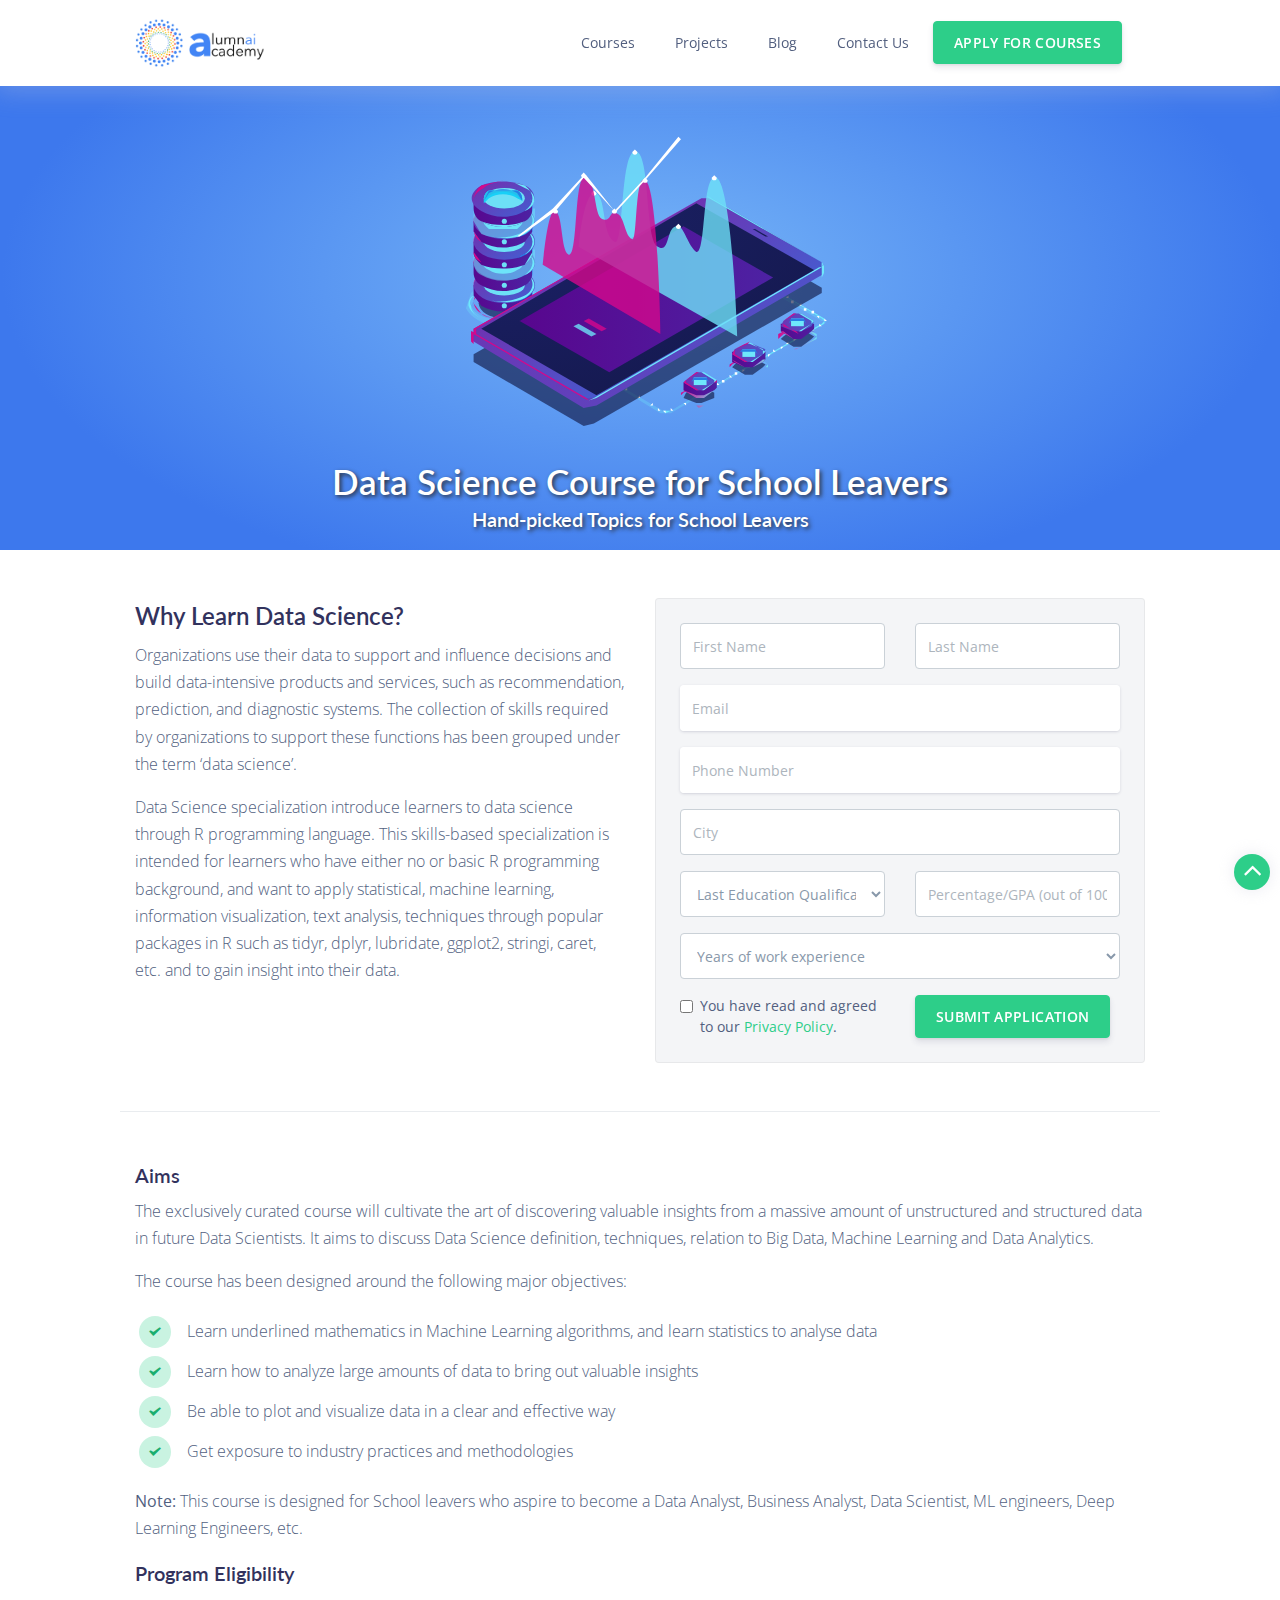
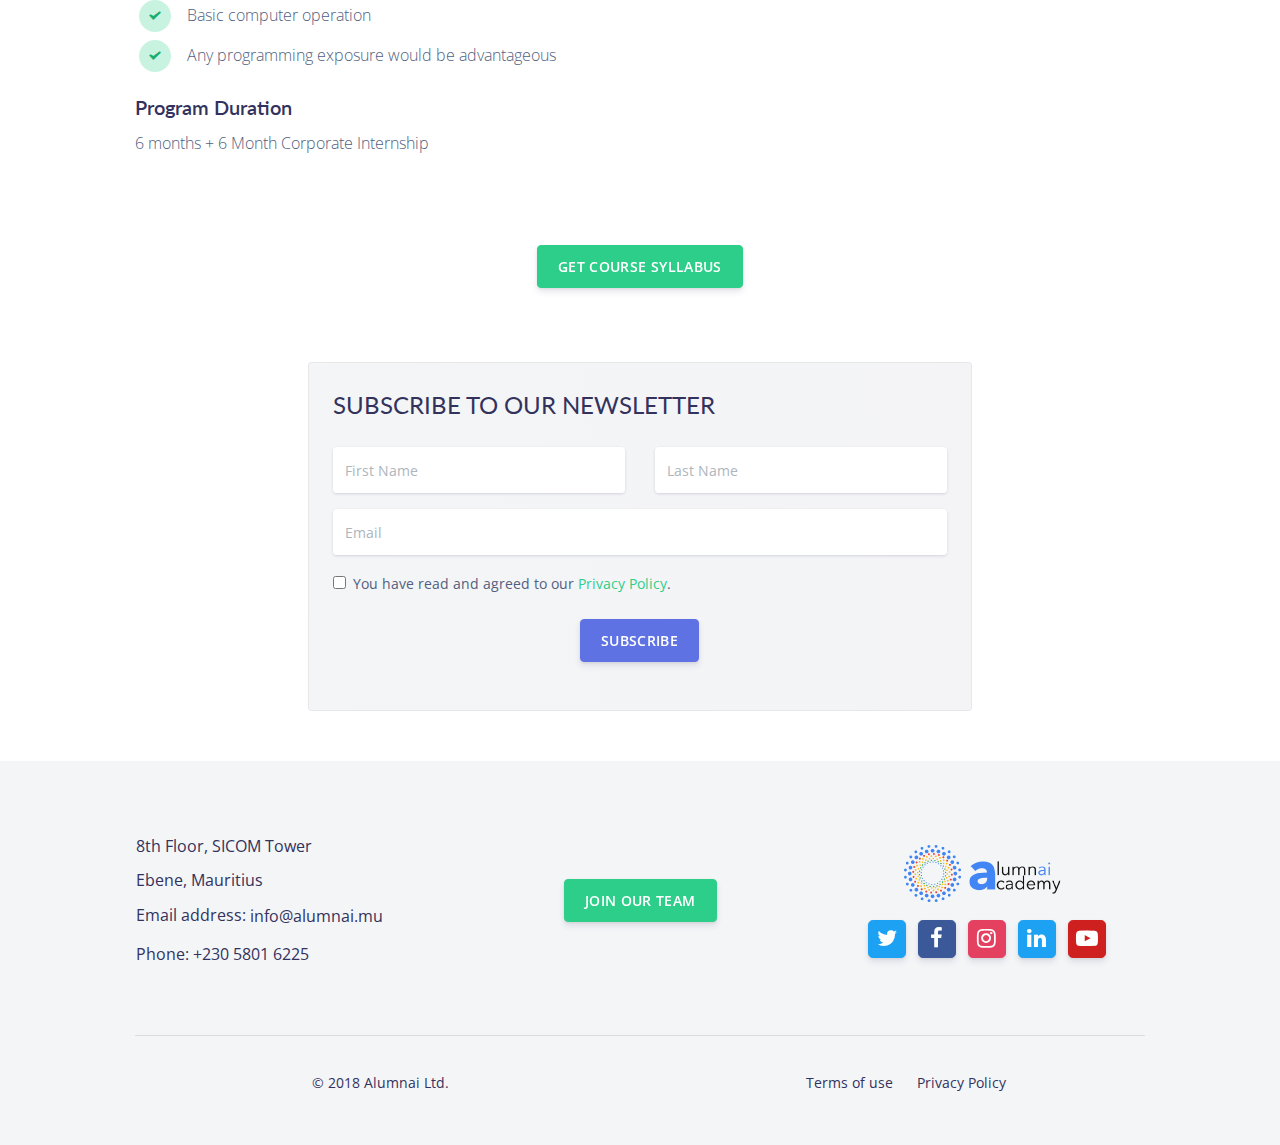
<file: data-science-course-for-school-leavers.html>
<!DOCTYPE html>
<html lang="en">

<head>
    <meta charset="UTF-8">
    <meta name="viewport" content="width=device-width, initial-scale=1, shrink-to-fit=no">
    <meta name="description" content="Data Science internship live project to apply fundamentals using R Programming">
    <meta name="keywords" content="Data Science Projects,Data Science Programs,Data Science Specialization,fundamentals of datascience">
    <title>AlumnAI : Data Science Course for School Leavers</title>
    <link rel="shortcut icon" href="/assets/img/favicon-32x32.png" type="image/png">

    <!-- Google Tag Manager -->
    <script>(function(w,d,s,l,i){w[l]=w[l]||[];w[l].push({'gtm.start':
new Date().getTime(),event:'gtm.js'});var f=d.getElementsByTagName(s)[0],
j=d.createElement(s),dl=l!='dataLayer'?'&l='+l:'';j.async=true;j.src=
'https://www.googletagmanager.com/gtm.js?id='+i+dl;f.parentNode.insertBefore(j,f);
})(window,document,'script','dataLayer','GTM-K5B4SJC');</script>
    <!-- End Google Tag Manager -->


    <!-- Fonts -->
    <link href='https://fonts.googleapis.com/css?family=Lato' rel='stylesheet'>
    <link href="https://fonts.googleapis.com/css?family=Open+Sans:300,400,600,700" rel="stylesheet">


    <!-- Icons -->
    <link href="assets/vendor/nucleo/css/nucleo.css" rel="stylesheet">
    <link href="assets/css/perfect-scrollbar.css" rel="stylesheet">
    <link href="assets/vendor/font-awesome/css/font-awesome.min.css" rel="stylesheet">
    <link href="assets/css/material-scrolltop.css" rel="stylesheet" type="text/css">

    <!-- Theme CSS -->
    <link type="text/css" href="assets/css/argon.min.css" rel="stylesheet">
    <!-- <link rel="stylesheet" href="assets/css/starrr.css"> -->
    <link rel="stylesheet" href="assets/css/style.min.css">
</head>

<body>
    <!-- Google Tag Manager (noscript) -->
    <noscript><iframe src="https://www.googletagmanager.com/ns.html?id=GTM-K5B4SJC" height="0" width="0" style="display:none;visibility:hidden"></iframe></noscript>
    <!-- End Google Tag Manager (noscript) -->

    <header class="header-global">
        <nav id="navbar-main" class="navbar navbar-main navbar-expand-lg navbar-default fixed-top">
            <div class="container">
                <a class="navbar-brand mr-lg-5" href="/">
                    <div class="brand-img-wrapper"><img src="/assets/img/logo.png" alt="logo" style="height: 50px;"></div>
                </a>
                <button class="navbar-toggler" type="button" data-toggle="collapse" data-target="#navbar_global"
                    aria-controls="navbar_global" aria-expanded="false" aria-label="Toggle navigation">
                    <span class="navbar-toggler-icon"></span>
                </button>
                <div class="navbar-collapse collapse" id="navbar_global">
                    <div class="navbar-collapse-header">
                        <div class="row">
                            <div class="col-6 collapse-brand">
                                <a href="/">
                                    <img src="/assets/img/logo.png" alt="logo" style="height: 50px;">
                                </a>
                            </div>
                            <div class="col-6 collapse-close">
                                <button type="button" class="navbar-toggler" data-toggle="collapse" data-target="#navbar_global"
                                    aria-controls="navbar_global" aria-expanded="false" aria-label="Toggle navigation">
                                    <span></span>
                                    <span></span>
                                </button>
                            </div>
                        </div>
                    </div>

                    <div class="d-md-flex align-items-md-center justify-content-end" style="width: 100%;">
                        <ul class="navbar-nav navbar-nav-hover align-items-lg-center col-auto">
                            <!-- <li class="nav-item dropdown">
                        <a href="#" class="nav-link" data-toggle="dropdown" role="button">
                            <i class="ni ni-ui-04 d-lg-none"></i>
                            <span class="nav-link-inner--text">Programs</span>
                        </a>
                        <div class="dropdown-menu dropdown-menu-xl">
                            <div class="dropdown-menu-inner">
                                <a href="#" class="media d-flex align-items-center">
                                    <div class="media-body ml-3">
                                    <h6 class="heading text-primary mb-md-1">Data Sciences</h6>
                                    </div>
                                </a>
                                <a href="#" class="media d-flex align-items-center">
                                    <div class="media-body ml-3">
                                    <h6 class="heading text-primary mb-md-1">Marketing & Management</h6>
                                    </div>
                                </a>
                                <a href="#" class="media d-flex align-items-center">
                                    <div class="media-body ml-3">
                                    <h6 class="heading text-primary mb-md-1">Product Management</h6>
                                    </div>
                                </a>
                                <a href="#" class="media d-flex align-items-center">
                                    <div class="media-body ml-3">
                                    <h6 class="heading text-primary mb-md-1">Entrepreneurship</h6>
                                    </div>
                                </a>
                                <a href="#" class="media d-flex align-items-center">
                                    <div class="media-body ml-3">
                                    <h6 class="heading text-primary mb-md-1">Technology</h6>
                                    </div>
                                </a>
                            </div>
                        </div>
                    </li> -->
                            <li class="nav-item dropdown">
                                <a href="#" class="nav-link" data-toggle="dropdown" role="button">
                                    Courses
                                </a>
                                <div class="dropdown-menu dropdown-menu-xl">
                                    <div class="dropdown-menu-inner">
                                        <a href="/data-science-course-for-school-leavers.html" class="media d-flex align-items-center">
                                            <div class="media-body ml-3">
                                                <h6 class="heading mb-md-1">Data Science Course for School Leavers</h6>
                                            </div>
                                        </a>
                                        <a href="/masters-degree-course-in-artificial-intelligence.html" class="media d-flex align-items-center">
                                            <div class="media-body ml-3">
                                                <h6 class="heading mb-md-1">Master's Degree Course in Artificial
                                                    Intelligence(Mauritius)</h6>
                                            </div>
                                        </a>
                                        <a href="/masters-degree-course-in-blockchain.html" class="media d-flex align-items-center">
                                            <div class="media-body ml-3">
                                                <h6 class="heading mb-md-1">Master's Degree Course in Blockchain(Mauritius)</h6>
                                            </div>
                                        </a>
                                        <a href="/masters-degree-course-in-cyber-security.html" class="media d-flex align-items-center">
                                            <div class="media-body ml-3">
                                                <h6 class="heading mb-md-1">Master’s Degree in Cyber Security(Mauritius)</h6>
                                            </div>
                                        </a>
                                    </div>
                                </div>
                            </li>
                            <li class="nav-item">
                                <a href="/projects.html" class="nav-link">Projects</a>
                            </li>
                            <!-- <li class="nav-item">
                                <a href="/case-studies.html" class="nav-link">Case Studies</a>
                            </li> -->
                            <li class="nav-item">
                                <a href="/blog" class="nav-link">Blog</a>
                            </li>
                            <li class="nav-item">
                                <a href="#" class="nav-link" data-toggle="modal" data-target="#contact-us-form">Contact
                                    Us</a>
                            </li>
                            <li class="nav-item">
                                <a href="#" class="btn btn-success" data-toggle="modal" data-target="#modal-form">Apply
                                    For Courses</a>
                            </li>
                        </ul>
                    </div>

                </div>
            </div>
        </nav>
    </header>
    <main>
        <span class="back-top"><i class="fa fa-angle-up"></i></span>

        <!---Hero-->
        <div class="position-relative">
            <!-- shape Hero -->
            <section class="section section-lg section-shaped course-banner-section course-banner-1 p-0">
                <div class="container">
                    <div class="m-inner-wrapper">
                        <h1 class="display-3 text-white text-center">Data Science Course for School Leavers</h1>
                        <h5 class="display-3 text-white text-center">Hand-picked Topics for School Leavers</h5>
                    </div>
                </div>
                <!-- SVG separator -->
                <!-- <div class="separator separator-bottom separator-skew">
    <svg x="0" y="0" viewBox="0 0 2560 100" preserveAspectRatio="none" version="1.1" xmlns="http://www.w3.org/2000/svg">
        <polygon class="fill-white" points="2560 0 2560 100 0 100"></polygon>
    </svg>
    </div> -->
            </section>
            <!-- 1st Hero Variation -->
        </div>

        <section>
            <div class="container">
                <div class="row mt-5">
                    <div class="col-sm-12 col-md-6">
                        <h4 class="font-weight-bold">Why Learn Data Science?</h4>
                        <p>Organizations use their data to support and influence decisions and build data-intensive
                            products and services, such as recommendation, prediction, and diagnostic systems. The
                            collection of skills required by organizations to support these functions has been grouped
                            under the term ‘data science’.</p>
                        <p>Data Science specialization introduce learners to data science through R programming
                            language. This skills-based specialization is intended for learners who have either no or
                            basic R programming background, and want to apply statistical, machine learning,
                            information visualization, text analysis, techniques through popular packages in R such as
                            tidyr, dplyr, lubridate, ggplot2, stringi, caret, etc. and to gain insight into their data.</p>
                    </div>
                    <div class="col-sm-12 col-md-6">
                        <div class="card bg-secondary">
                            <div class="card-body">
                                <form action="https://alumnai.us19.list-manage.com/subscribe/post" method="POST" role="form">
                                    <input type="hidden" name="u" value="807142b55d0b4fc44e444f06b">
                                    <input type="hidden" name="id" value="afd27370fe">
                                    <div class="row">
                                        <div class="col-md-6">
                                            <div class="form-group">
                                                <input type="text" class="form-control" placeholder="First Name" name="MERGE1"
                                                    required="required">
                                            </div>
                                        </div>
                                        <div class="col-md-6">
                                            <div class="form-group">
                                                <input type="text" placeholder="Last Name" class="form-control" name="MERGE2"
                                                    required="required" />
                                            </div>
                                        </div>
                                    </div>
                                    <div class="form-group mb-3">
                                        <div class="input-group input-group-alternative">
                                            <input class="form-control" placeholder="Email" type="email" name="MERGE0"
                                                required="required">
                                        </div>
                                    </div>
                                    <div class="form-group mb-3">
                                        <div class="input-group input-group-alternative">
                                            <input class="form-control" placeholder="Phone Number" type="number" name="MERGE4"
                                                required="required">
                                        </div>
                                    </div>
                                    <div class="row">
                                        <div class="col-md-12">
                                            <div class="form-group">
                                                <input type="text" placeholder="City" class="form-control" name="MERGE5"
                                                    required="required" />
                                            </div>
                                        </div>
                                    </div>
                                    <!-- <div class="row">
                                    <div class="col-md-6">
                                        <div class="form-group">
                                        <input type="password" class="form-control" placeholder="Create Password">
                                        </div>
                                    </div>
                                    <div class="col-md-6">
                                        <div class="form-group">
                                        <input type="text" placeholder="City" class="form-control" />
                                        </div>
                                    </div>
                                </div> -->
                                    <div class="row">
                                        <div class="col-md-6">
                                            <select name="MERGE6" data-name="degree" required="required" class="form-input form-control degree-level"
                                                aria-required="true">
                                                <option value="" selected="selected">Last Education Qualification</option>
                                                <option value="B.Tech">B.Tech</option>
                                                <option value="B.E">B.E</option>
                                                <option value="BCA">BCA</option>
                                                <option value="BBA">BBA</option>
                                                <option value="B.Arch">B.Arch</option>
                                                <option value="BSc">BSc</option>
                                                <option value="B.Com">B.Com</option>
                                                <option value="B.A.">B.A.</option>
                                                <option value="B.Stats">B.Stats</option>
                                                <option value="MCA">MCA</option>
                                                <option value="MBA">MBA</option>
                                                <option value="MSc">MSc</option>
                                                <option value="M.A.">M.A.</option>
                                                <option value="M.Com">M.Com</option>
                                                <option value="PhD">PhD</option>
                                                <option value="M.Tech">M.Tech</option>
                                                <option value="Others">Others</option>
                                            </select>
                                        </div>
                                        <div class="col-md-6">
                                            <div class="form-group">
                                                <input type="text" placeholder="Percentage/GPA (out of 100)" class="form-control"
                                                    name="MERGE7" required="required" />
                                            </div>
                                        </div>
                                    </div>
                                    <div class="form-group mb-3">
                                        <select name="MERGE8" required="required" class="form-input form-control total-Years-Of-Exp-level"
                                            aria-required="true">
                                            <option value="" selected="selected">Years of work experience</option>
                                            <option value="0 - 2 years">0 - 2 years</option>
                                            <option value="2 - 5 years">2 - 5 years</option>
                                            <option value="5 - 10 years">5 - 10 years</option>
                                            <option value="10 years and above">10 years and above</option>
                                        </select>
                                    </div>
                                    <div class="row">
                                        <div class="col-md-6">
                                            <div class="form-check">
                                                <input type="checkbox" class="form-check-input" id="exampleCheck15"
                                                    required="required">
                                                <label class="form-check-label" for="exampleCheck15">You have read and
                                                    agreed to our <a href="/privacy-policy.html">Privacy Policy</a>.</label>
                                            </div>
                                        </div>
                                        <div class="col-md-6">
                                            <button type="submit" class="btn btn-success btn-fluid">Submit Application</button>
                                        </div>
                                    </div>
                                </form>
                            </div>
                        </div>
                    </div>
                </div>
                <div class="row mt-5 py-5 border-top">
                    <div class="col-sm-12 col-md-12">
                        <h5 class="font-weight-bold">Aims</h5>
                        <p>The exclusively curated course will cultivate the art of discovering valuable insights from
                            a massive amount of unstructured and structured data in future Data Scientists. It aims to
                            discuss Data Science definition, techniques, relation to Big Data, Machine Learning and
                            Data Analytics. </p>
                        <p>The course has been designed around the following major objectives:
                            <ul class="list-unstyled mt-2">
                                <li class="py-1 pl-1">
                                    <div class="d-flex align-items-center">
                                        <div>
                                            <div class="badge badge-circle badge-success mr-3">
                                                <i class="ni ni-check-bold"></i>
                                            </div>
                                        </div>
                                        <div>
                                            <p class="mb-0">Learn underlined mathematics in Machine Learning
                                                algorithms, and learn statistics to analyse data</p>
                                        </div>
                                    </div>
                                </li>
                                <li class="py-1 pl-1">
                                    <div class="d-flex align-items-center">
                                        <div>
                                            <div class="badge badge-circle badge-success mr-3">
                                                <i class="ni ni-check-bold"></i>
                                            </div>
                                        </div>
                                        <div>
                                            <p class="mb-0">Learn how to analyze large amounts of data to bring out
                                                valuable insights</p>
                                        </div>
                                    </div>
                                </li>
                                <li class="py-1 pl-1">
                                    <div class="d-flex align-items-center">
                                        <div>
                                            <div class="badge badge-circle badge-success mr-3">
                                                <i class="ni ni-check-bold"></i>
                                            </div>
                                        </div>
                                        <div>
                                            <p class="mb-0">Be able to plot and visualize data in a clear and effective
                                                way</p>
                                        </div>
                                    </div>
                                </li>
                                <li class="py-1 pl-1">
                                    <div class="d-flex align-items-center">
                                        <div>
                                            <div class="badge badge-circle badge-success mr-3">
                                                <i class="ni ni-check-bold"></i>
                                            </div>
                                        </div>
                                        <div>
                                            <p class="mb-0">Get exposure to industry practices and methodologies</p>
                                        </div>
                                    </div>
                                </li>
                            </ul>
                        </p>
                        <p><strong>Note:</strong> This course is designed for School leavers who aspire to become a
                            Data Analyst,
                            Business Analyst, Data Scientist, ML engineers, Deep Learning Engineers, etc.</p>
                        <h5 class="font-weight-bold">Program Eligibility</h5>
                        <ul class="list-unstyled mt-2">
                            <li class="py-1 pl-1">
                                <div class="d-flex align-items-center">
                                    <div>
                                        <div class="badge badge-circle badge-success mr-3">
                                            <i class="ni ni-check-bold"></i>
                                        </div>
                                    </div>
                                    <div>
                                        <p class="mb-0">Basic computer operation</p>
                                    </div>
                                </div>
                            </li>
                            <li class="py-1 pl-1">
                                <div class="d-flex align-items-center">
                                    <div>
                                        <div class="badge badge-circle badge-success mr-3">
                                            <i class="ni ni-check-bold"></i>
                                        </div>
                                    </div>
                                    <div>
                                        <p class="mb-0">Any programming exposure would be advantageous</p>
                                    </div>
                                </div>
                            </li>
                        </ul>
                        <h5 class="font-weight-bold">Program Duration</h5>
                        <p>6 months + 6 Month Corporate Internship</p>
                        <!-- <h5 class="font-weight-bold">Target Audience:</h5>
                        <p>This course is designed for the aspiring Data Analyst, Business Analyst, Data Scientist, ML
                            engineers, Deep Learning Engineers</p> -->
                    </div>
                </div>
                <!-- <div class="row">
            <h4>Program Syllabus</h4>
            <p>The curriculum has been developed by IIIT Bangalore and Natural Language Processing companies. This program will teach you end to end skills - a thorough understanding of fundamental concepts and thinking beyond tools.</p>
            
            <div id="accordion" style="width: 100%;">
                    <div class="card">
                        <div class="card-header py-1 pl-1 bg-primary" id="headingOne">
                        <h5 class="mb-0">
                            <button class="btn btn-link text-left text-white btn-block btn-icon" data-toggle="collapse" data-target="#collapseOne" aria-expanded="true" aria-controls="collapseOne">
                                <span class="btn-inner--icon"><i class="ni ni-fat-add"></i></span>
                                <span class="btn-inner--text">Preparatory Sessions</span>
                            </button>
                        </h5>
                        </div>
                    
                        <div id="collapseOne" class="collapse show" aria-labelledby="headingOne" data-parent="#accordion">
                        <div class="card-body">
                            Lorem ipsum, dolor sit amet consectetur adipisicing elit. Corporis reprehenderit, consectetur autem nemo hic numquam architecto quia, magnam rem ullam nesciunt. Quibusdam cumque earum repellendus recusandae rerum, corporis suscipit impedit.Lorem ipsum dolor sit amet consectetur adipisicing elit. Repudiandae, temporibus iure! Iste beatae earum officia nostrum tenetur cupiditate est, quia itaque, repellendus rerum sunt exercitationem incidunt, voluptatum aperiam. Odit, ipsum.
                        </div>
                        </div>
                    </div>
                    <div class="card">
                        <div class="card-header py-1 pl-1 bg-primary" id="heading-2">
                        <h5 class="mb-0">
                            <button class="btn btn-link text-left text-white btn-block btn-icon" data-toggle="collapse" data-target="#collapse-2" aria-expanded="false" aria-controls="collapse-2">
                                <span class="btn-inner--icon"><i class="ni ni-fat-add"></i></span>
                                <span class="btn-inner--text">Statistics Essentials</span>
                            </button>
                        </h5>
                        </div>
                    
                        <div id="collapse-2" class="collapse" aria-labelledby="heading-2" data-parent="#accordion">
                        <div class="card-body">
                            Lorem ipsum, dolor sit amet consectetur adipisicing elit. Corporis reprehenderit, consectetur autem nemo hic numquam architecto quia, magnam rem ullam nesciunt. Quibusdam cumque earum repellendus recusandae rerum, corporis suscipit impedit.Lorem ipsum dolor sit amet consectetur adipisicing elit. Repudiandae, temporibus iure! Iste beatae earum officia nostrum tenetur cupiditate est, quia itaque, repellendus rerum sunt exercitationem incidunt, voluptatum aperiam. Odit, ipsum.
                        </div>
                        </div>
                    </div>
                    <div class="card">
                        <div class="card-header py-1 pl-1 bg-primary" id="heading-3">
                        <h5 class="mb-0">
                            <button class="btn btn-link text-left text-white btn-block btn-icon" data-toggle="collapse" data-target="#collapse-3" aria-expanded="false" aria-controls="collapse-2">
                                <span class="btn-inner--icon"><i class="ni ni-fat-add"></i></span>
                                <span class="btn-inner--text">Foundational Machine Learning</span>
                            </button>
                        </h5>
                        </div>
                    
                        <div id="collapse-3" class="collapse" aria-labelledby="heading-3" data-parent="#accordion">
                        <div class="card-body">
                            Lorem ipsum, dolor sit amet consectetur adipisicing elit. Corporis reprehenderit, consectetur autem nemo hic numquam architecto quia, magnam rem ullam nesciunt. Quibusdam cumque earum repellendus recusandae rerum, corporis suscipit impedit.Lorem ipsum dolor sit amet consectetur adipisicing elit. Repudiandae, temporibus iure! Iste beatae earum officia nostrum tenetur cupiditate est, quia itaque, repellendus rerum sunt exercitationem incidunt, voluptatum aperiam. Odit, ipsum.
                        </div>
                        </div>
                    </div>
                    <div class="card">
                        <div class="card-header py-1 pl-1 bg-primary" id="heading-4">
                        <h5 class="mb-0">
                            <button class="btn btn-link text-left text-white btn-block btn-icon" data-toggle="collapse" data-target="#collapse-4" aria-expanded="false" aria-controls="collapse-2">
                                <span class="btn-inner--icon"><i class="ni ni-fat-add"></i></span>
                                <span class="btn-inner--text">Advanced Machine Learning</span>
                            </button>
                        </h5>
                        </div>
                    
                        <div id="collapse-4" class="collapse" aria-labelledby="heading-4" data-parent="#accordion">
                        <div class="card-body">
                            Lorem ipsum, dolor sit amet consectetur adipisicing elit. Corporis reprehenderit, consectetur autem nemo hic numquam architecto quia, magnam rem ullam nesciunt. Quibusdam cumque earum repellendus recusandae rerum, corporis suscipit impedit.Lorem ipsum dolor sit amet consectetur adipisicing elit. Repudiandae, temporibus iure! Iste beatae earum officia nostrum tenetur cupiditate est, quia itaque, repellendus rerum sunt exercitationem incidunt, voluptatum aperiam. Odit, ipsum.
                        </div>
                        </div>
                    </div>
                    <div class="card">
                        <div class="card-header py-1 pl-1 bg-primary" id="heading-5">
                        <h5 class="mb-0">
                            <button class="btn btn-link text-left text-white btn-block btn-icon" data-toggle="collapse" data-target="#collapse-5" aria-expanded="false" aria-controls="collapse-2">
                                <span class="btn-inner--icon"><i class="ni ni-fat-add"></i></span>
                                <span class="btn-inner--text">Natural Language Processing</span>
                            </button>
                        </h5>
                        </div>
                    
                        <div id="collapse-5" class="collapse" aria-labelledby="heading-5" data-parent="#accordion">
                        <div class="card-body">
                            Lorem ipsum, dolor sit amet consectetur adipisicing elit. Corporis reprehenderit, consectetur autem nemo hic numquam architecto quia, magnam rem ullam nesciunt. Quibusdam cumque earum repellendus recusandae rerum, corporis suscipit impedit.Lorem ipsum dolor sit amet consectetur adipisicing elit. Repudiandae, temporibus iure! Iste beatae earum officia nostrum tenetur cupiditate est, quia itaque, repellendus rerum sunt exercitationem incidunt, voluptatum aperiam. Odit, ipsum.
                        </div>
                        </div>
                    </div>
                </div>
        </div> -->
                
            </div>
        </section>
        <section class="py-4">
            <div class="container text-center">
                <button class="btn btn-success" data-toggle="modal" data-target="#modal-syllabus">GET COURSE SYLLABUS</button>
            </div>
        </section>
        <section class="content-section">
            <div class="container">
                <div class="row justify-content-center">
                    <div class="col-lg-8">
                        <div class="card bg-gradient-secondary">
                            <div class="card-body p-lg-4">
                                <h4>SUBSCRIBE TO OUR NEWSLETTER</h4>
                                <form action="https://alumnai.us19.list-manage.com/subscribe/post" method="POST" role="form"
                                    class="mt-4">
                                    <input type="hidden" name="u" value="807142b55d0b4fc44e444f06b">
                                    <input type="hidden" name="id" value="610ec03260">
                                    <div class="row">
                                        <div class="col-sm-12 col-md-6">
                                            <div class="form-group mb-3">
                                                <div class="input-group input-group-alternative">
                                                    <input class="form-control" placeholder="First Name" type="text"
                                                        name="MERGE1" required="required">
                                                </div>
                                            </div>
                                        </div>
                                        <div class="col-sm-12 col-md-6">
                                            <div class="form-group mb-3">
                                                <div class="input-group input-group-alternative">
                                                    <input class="form-control" placeholder="Last Name" type="text"
                                                        name="MERGE2" required="required">
                                                </div>
                                            </div>
                                        </div>
                                    </div>
                                    <div class="form-group mb-3">
                                        <div class="input-group input-group-alternative">
                                            <input class="form-control" placeholder="Email" type="email" name="MERGE0"
                                                required="required">
                                        </div>
                                    </div>
                                    <div class="form-check">
                                        <input type="checkbox" class="form-check-input" id="exampleCheck12" required="required">
                                        <label class="form-check-label" for="exampleCheck12">You have read and agreed
                                            to our <a href="/privacy-policy.html">Privacy Policy</a>.</label>
                                    </div>
                                    <div class="text-center">
                                        <button type="submit" class="btn btn-primary my-4">SUBSCRIBE</button>
                                    </div>
                                </form>
                            </div>
                        </div>
                    </div>
                </div>
            </div>
        </section>
        <!------------>
    </main>
    <footer class="footer pt-1">
        <div class="container">
            <div class="row row-grid align-items-center my-md">
                <div class="col-lg-4 d-flex justify-content-center">
                    <ul class="footer-list">
                        <li>8th Floor, SICOM Tower</li>
                        <li>Ebene, Mauritius</li>
                        <li>Email address: <svg height="30" width="200">
                                <text x="0" y="15" fill="#32325d"><svg height="30" width="200">
                                        <text x="0" y="20" fill="#32325d">info@alumnai.mu
                                        </text>
                                        Sorry, your browser does not support inline SVG.The email id is info@alumnai.mu
                                    </svg>
                                </text>
                                Sorry, your browser does not support inline SVG.The email id is <svg height="30" width="200">
                                    <text x="0" y="20" fill="#32325d">info@alumnai.mu
                                    </text>
                                    Sorry, your browser does not support inline SVG.The email id is info@alumnai.mu
                                </svg>
                            </svg></li>
                        <li>Phone: +230 5801 6225</li>
                    </ul>
                </div>
                <div class="col-lg-4 d-flex justify-content-center">
                    <a href="http://angel.co/AlumnAi" class="btn btn-success">Join Our Team</a>
                </div>
                <div class="col-lg-4 text-lg-center btn-wrapper justify-content-center">

                    <div class="col-sm-6 col-md-6 col-lg-6 text-center logo-in-the-footer ">
                        <img src="/assets/img/logo.png" alt="AlumnAi Academy">
                    </div>
                    <div class="col-sm-12 col-md-12 col-lg-12 pt-3 text-center">
                        <a target="_blank" href="https://twitter.com/AlumnAIAcademy" class="btn btn-neutral btn-icon-only btn-twitter btn-round btn-lg">
                            <i class="fa fa-twitter"></i>
                        </a>
                        <a target="_blank" href="https://www.facebook.com/alumnAIacademy/" class="btn btn-neutral btn-icon-only btn-facebook btn-round btn-lg">
                            <i class="fa fa-facebook"></i>
                        </a>
                        <a target="_blank" href="https://www.instagram.com/alumnaiacademy/" class="btn btn-neutral btn-icon-only btn-instagram btn-lg">
                            <i class="fa fa-instagram"></i>
                        </a>
                        <a target="_blank" href="https://www.linkedin.com/company/alumnai-academy " class="btn btn-neutral btn-icon-only btn-twitter btn-lg btn-round">
                            <i class="fa fa-linkedin"></i>
                        </a>
                        <a target="_blank" href="https://www.youtube.com/channel/UCIb_XjMd_xTw-1oLkEXlV1Q" class="btn btn-neutral btn-icon-only btn-youtube btn-lg btn-round">
                            <i class="fa fa-youtube-play"></i>
                        </a>
                    </div>
                </div>
            </div>
            <hr>
            <div class="row align-items-center justify-content-md-between">
                <div class="col-md-6 text-center">
                    <div class="copyright">
                        &copy; 2018
                        Alumnai Ltd.
                    </div>
                </div>
                <div class="col-md-6 d-flex justify-content-center">
                    <ul class="nav nav-footer justify-content-end">
                        <li class="nav-item">
                            <a href="/terms-of-use.html" class="nav-link" style="color: #32325d!important;">Terms of
                                use</a>
                        </li>
                        <li class="nav-item">
                            <a href="/privacy-policy.html" class="nav-link" style="color: #32325d!important;">Privacy
                                Policy</a>
                        </li>
                    </ul>
                </div>
            </div>
        </div>
    </footer>

    <!-- Modal -->
    <div class="modal fade" id="modal-form" tabindex="-1" role="dialog" aria-labelledby="modal-form" aria-hidden="true">
        <div class="modal-dialog modal- modal-dialog-centered modal-sm" role="document">
            <div class="modal-content">
                <div class="modal-body p-0">
                    <div class="card bg-secondary shadow border-0">
                        <div class="card-body px-lg-5 py-lg-5">
                            <div class="text-center text-muted mb-4">
                                <button type="button" class="close" data-dismiss="modal">&times;</button>
                                <h5>Register for AlumnAi</h5>
                            </div>
                            <form action="https://alumnai.us19.list-manage.com/subscribe/post" method="POST" role="form">
                                <input type="hidden" name="u" value="807142b55d0b4fc44e444f06b">
                                <input type="hidden" name="id" value="b1cf190bf2">
                                <div class="form-group mb-3">
                                    <div class="input-group input-group-alternative">
                                        <input class="form-control" placeholder="First Name" name="MERGE1" type="text"
                                            required="required">
                                    </div>
                                </div>
                                <div class="form-group mb-3">
                                    <div class="input-group input-group-alternative">
                                        <input class="form-control" placeholder="Last Name" name="MERGE2" type="text"
                                            required="required">
                                    </div>
                                </div>
                                <div class="form-group mb-3">
                                    <div class="input-group input-group-alternative">
                                        <input class="form-control" placeholder="Email" name="MERGE0" type="email"
                                            required="required">
                                    </div>
                                </div>
                                <div class="form-group mb-3">
                                    <div class="input-group input-group-alternative">
                                        <input class="form-control" placeholder="Phone Number" name="MERGE4" type="number"
                                            required="required">
                                    </div>
                                </div>
                                <div class="form-group mb-3">
                                    <select name="MERGE5" id="MERGE5""  required=" required" class="form-input form-control degree-level"
                                        aria-required="true">
                                        <option value="" selected="selected">Last Education Qualification</option>
                                        <option value="B.Tech">B.Tech</option>
                                        <option value="B.E">B.E</option>
                                        <option value="BCA">BCA</option>
                                        <option value="BBA">BBA</option>
                                        <option value="B.Arch">B.Arch</option>
                                        <option value="BSc">BSc</option>
                                        <option value="B.Com">B.Com</option>
                                        <option value="B.A.">B.A.</option>
                                        <option value="B.Stats">B.Stats</option>
                                        <option value="MCA">MCA</option>
                                        <option value="MBA">MBA</option>
                                        <option value="MSc">MSc</option>
                                        <option value="M.A.">M.A.</option>
                                        <option value="M.Com">M.Com</option>
                                        <option value="PhD">PhD</option>
                                        <option value="M.Tech">M.Tech</option>
                                        <option value="Others">Others</option>
                                    </select>
                                </div>
                                <div class="form-group mb-3">
                                    <div class="input-group input-group-alternative">
                                        <input class="form-control" placeholder="Occupation" name="MERGE6" type="text"
                                            required="required">
                                    </div>
                                </div>
                                <div class="form-group mb-3">
                                    <select name="MMERGE9" id="MMERGE9" required=" required" class="form-input form-control degree-level"
                                        aria-required="true">
                                        <option value="" selected="selected">Course Interested In</option>
                                        <option value="Data Science Course for School Leavers">Data Science Course for School Leavers</option>
                                        <option value="Master's Degree Course in Artificial
                                        Intelligence">Master's Degree Course in Artificial
                                        Intelligence</option>
                                        <option value="Master's Degree Course in Blockchain">Master's Degree Course in Blockchain</option>
                                        <option value="Master’s Degree in Cyber Security">Master’s Degree in Cyber Security</option>
                                    </select>
                                </div>
                                <div class="form-group mb-3">
                                    <div class="input-group input-group-alternative">
                                        <input class="form-control" placeholder="Nationality" type="text" name="MERGE8"
                                            required="required">
                                    </div>
                                </div>
                                <div class="form-check">
                                    <input type="checkbox" class="form-check-input" id="exampleCheck1" required="required">
                                    <label class="form-check-label" for="exampleCheck1">You have read and agreed to our
                                        <a href="/privacy-policy.html">Privacy Policy</a>.</label>
                                </div>
                                <div class="text-center">
                                    <button type="submit" class="btn btn-primary my-4">Submit</button>
                                </div>
                            </form>
                        </div>
                    </div>
                </div>
            </div>
        </div>
    </div>
    <div class="modal fade" id="modal-application" tabindex="-1" role="dialog" aria-labelledby="modal-form" aria-hidden="true">
        <div class="modal-dialog modal- modal-dialog-centered" role="document">
            <div class="modal-content">
                <div class="modal-body p-0">
                    <div class="card bg-secondary shadow border-0">
                        <div class="card-body px-lg-5 py-lg-5">
                            <div class="text-center text-muted mb-4">
                                <h4>Download the detailed syllabus</h4>
                                <h6>Fill in your details here and download a detailed syllabus of the course</h6>
                            </div>
                            <form role="form">
                                <div class="row">
                                    <div class="col-md-6">
                                        <div class="form-group">
                                            <input type="text" class="form-control" placeholder="First Name">
                                        </div>
                                    </div>
                                    <div class="col-md-6">
                                        <div class="form-group">
                                            <input type="text" placeholder="Last Name" class="form-control" />
                                        </div>
                                    </div>
                                </div>
                                <div class="form-group mb-3">
                                    <div class="input-group input-group-alternative">
                                        <input class="form-control" placeholder="Email" type="email">
                                    </div>
                                </div>
                                <div class="form-group mb-3">
                                    <div class="input-group input-group-alternative">
                                        <input class="form-control" placeholder="Phone Number" type="number">
                                    </div>
                                </div>
                                <div class="row">
                                    <div class="col-md-6">
                                        <div class="form-group">
                                            <input type="password" class="form-control" placeholder="Create Password">
                                        </div>
                                    </div>
                                    <div class="col-md-6">
                                        <div class="form-group">
                                            <input type="text" placeholder="City" class="form-control" />
                                        </div>
                                    </div>
                                </div>
                                <div class="row">
                                    <div class="col-md-6">
                                        <select name="lastEduQualification" data-name="degree" required="required"
                                            class="form-input form-control degree-level" aria-required="true">
                                            <option value="" selected="selected">Last Education Qualification</option>
                                            <option value="B.Tech">B.Tech</option>
                                            <option value="B.E">B.E</option>
                                            <option value="BCA">BCA</option>
                                            <option value="BBA">BBA</option>
                                            <option value="B.Arch">B.Arch</option>
                                            <option value="BSc">BSc</option>
                                            <option value="B.Com">B.Com</option>
                                            <option value="B.A.">B.A.</option>
                                            <option value="B.Stats">B.Stats</option>
                                            <option value="MCA">MCA</option>
                                            <option value="MBA">MBA</option>
                                            <option value="MSc">MSc</option>
                                            <option value="M.A.">M.A.</option>
                                            <option value="M.Com">M.Com</option>
                                            <option value="PhD">PhD</option>
                                            <option value="M.Tech">M.Tech</option>
                                            <option value="Others">Others</option>
                                        </select>
                                    </div>
                                    <div class="col-md-6">
                                        <div class="form-group">
                                            <input type="text" placeholder="Percentage/GPA (out of 100)" class="form-control" />
                                        </div>
                                    </div>
                                </div>
                                <div class="form-group mb-3">
                                    <select name="yearsOfExp" required="required" class="form-input form-control total-Years-Of-Exp-level"
                                        aria-required="true">
                                        <option value="" selected="selected">Years of work experience</option>
                                        <option value="0 - 2 years">0 - 2 years</option>
                                        <option value="2 - 5 years">2 - 5 years</option>
                                        <option value="5 - 10 years">5 - 10 years</option>
                                        <option value="10 years and above">10 years and above</option>
                                    </select>
                                </div>
                                <div class="row">
                                    <div class="col-md-6">
                                        <div class="form-check">
                                            <input type="checkbox" class="form-check-input" id="exampleCheck13">
                                            <label class="form-check-label" for="exampleCheck13">I agree to Terms &
                                                conditions.</label>
                                        </div>
                                    </div>
                                    <div class="col-md-6">
                                        <button class="btn btn-success btn-fluid">Submit Application</button>
                                    </div>
                                </div>
                            </form>
                        </div>
                    </div>
                </div>
            </div>
        </div>
    </div>
    <div class="modal fade" id="modal-syllabus" tabindex="-1" role="dialog" aria-labelledby="modal-form" aria-hidden="true">
        <div class="modal-dialog modal- modal-dialog-centered" role="document">
            <div class="modal-content">
                <div class="modal-body p-0">
                    <div class="card bg-secondary shadow border-0">
                        <div class="card-body px-lg-5 py-lg-5">
                            <div class="text-center text-muted mb-4">
                                <h4>Course Syllabus</h4>
                                <h6>Data Science Course for School Leavers</h6>
                            </div>
                            <form action="https://alumnai.us19.list-manage.com/subscribe/post" method="POST" role="form">
                                <input type="hidden" name="u" value="807142b55d0b4fc44e444f06b">
                                <input type="hidden" name="id" value="af40797edb">
                                <div class="row">
                                    <div class="col-md-6">
                                        <div class="form-group">
                                            <input type="text" class="form-control" placeholder="First Name" name="MERGE1"
                                                required="required">
                                        </div>
                                    </div>
                                    <div class="col-md-6">
                                        <div class="form-group">
                                            <input type="text" placeholder="Last Name" class="form-control" name="MERGE2"
                                                required="required" />
                                        </div>
                                    </div>
                                </div>
                                <div class="form-group mb-3">
                                    <div class="input-group input-group-alternative">
                                        <input class="form-control" placeholder="Email" type="email" name="MERGE0"
                                            required="required">
                                    </div>
                                </div>
                                <div class="form-group mb-3">
                                    <div class="input-group input-group-alternative">
                                        <input class="form-control" placeholder="Phone Number" type="number" name="MERGE4"
                                            required="required">
                                    </div>
                                </div>
                                <div class="form-group mb-3">
                                    <div class="input-group input-group-alternative">
                                        <input class="form-control" placeholder="Occupation" type="text" name="MERGE5"
                                            required="required">
                                    </div>
                                </div>
                                <div class="form-check">
                                    <input type="checkbox" class="form-check-input" id="exampleCheck14" required="required">
                                    <label class="form-check-label" for="exampleCheck14">You have read and agreed to
                                        our <a href="/privacy-policy.html">Privacy Policy</a>.</label>
                                </div>
                                <div class="mb-3 mt-3 text-center">
                                    <button class="btn btn-success btn-fluid">GET COURSE SYLLABUS</button>
                                </div>
                            </form>
                        </div>
                    </div>
                </div>
            </div>
        </div>
    </div>
    <div class="modal fade" id="contact-us-form" tabindex="-1" role="dialog" aria-labelledby="modal-form" aria-hidden="true">
        <div class="modal-dialog modal- modal-dialog-centered" role="document">
            <div class="modal-content">
                <div class="modal-body p-0">
                    <div class="card bg-secondary shadow border-0">
                        <div class="card-body px-lg-5 py-lg-5">
                            <div class="text-center text-muted mb-4">
                                <h5>Contact Us</h5>
                            </div>
                            <form action="https://alumnai.us19.list-manage.com/subscribe/post" method="POST" role="form">
                                <input type="hidden" name="u" value="807142b55d0b4fc44e444f06b">
                                <input type="hidden" name="id" value="467c68623e">
                                <div class="form-group mb-3">
                                    <div class="input-group input-group-alternative">
                                        <input class="form-control" placeholder="First Name" name="MERGE1" type="text"
                                            required="required">
                                    </div>
                                </div>
                                <div class="form-group mb-3">
                                    <div class="input-group input-group-alternative">
                                        <input class="form-control" placeholder="Last Name" name="MERGE2" type="text"
                                            required="required">
                                    </div>
                                </div>
                                <div class="form-group mb-3">
                                    <div class="input-group input-group-alternative">
                                        <input class="form-control" placeholder="Email" name="MERGE0" type="email"
                                            required="required">
                                    </div>
                                </div>
                                <div class="form-group mb-3">
                                    <textarea class="form-control" id="exampleFormControlTextarea1" rows="3"
                                        placeholder="Write you message here..." name="MERGE5" required="required"></textarea>
                                </div>
                                <div class="text-center">
                                    <button type="submit" class="btn btn-primary my-4">Submit</button>
                                </div>
                            </form>
                        </div>
                    </div>
                </div>
            </div>
        </div>
    </div>
    <!-- <button class="material-scrolltop" type="button"></button> -->

    <!-- Core -->
    <script src="assets/vendor/jquery/jquery.min.js"></script>
    <script src="assets/vendor/popper/popper.min.js"></script>
    <script src="assets/vendor/bootstrap/bootstrap.min.js"></script>
    <!-- <script src="assets/vendor/headroom/headroom.min.js"></script> -->

    <!-- Theme JS -->
    <script src="/assets/js/argon.min.js"></script>
    <!-- <script src="/assets/js/starrr.js"></script> -->
    <script src="assets/js/perfect-scrollbar.js"></script>
    <script src="/assets/js/material-scrolltop.js"></script>
    <script src="/assets/js/main.min.js"></script>
</body>

</html>
</file>
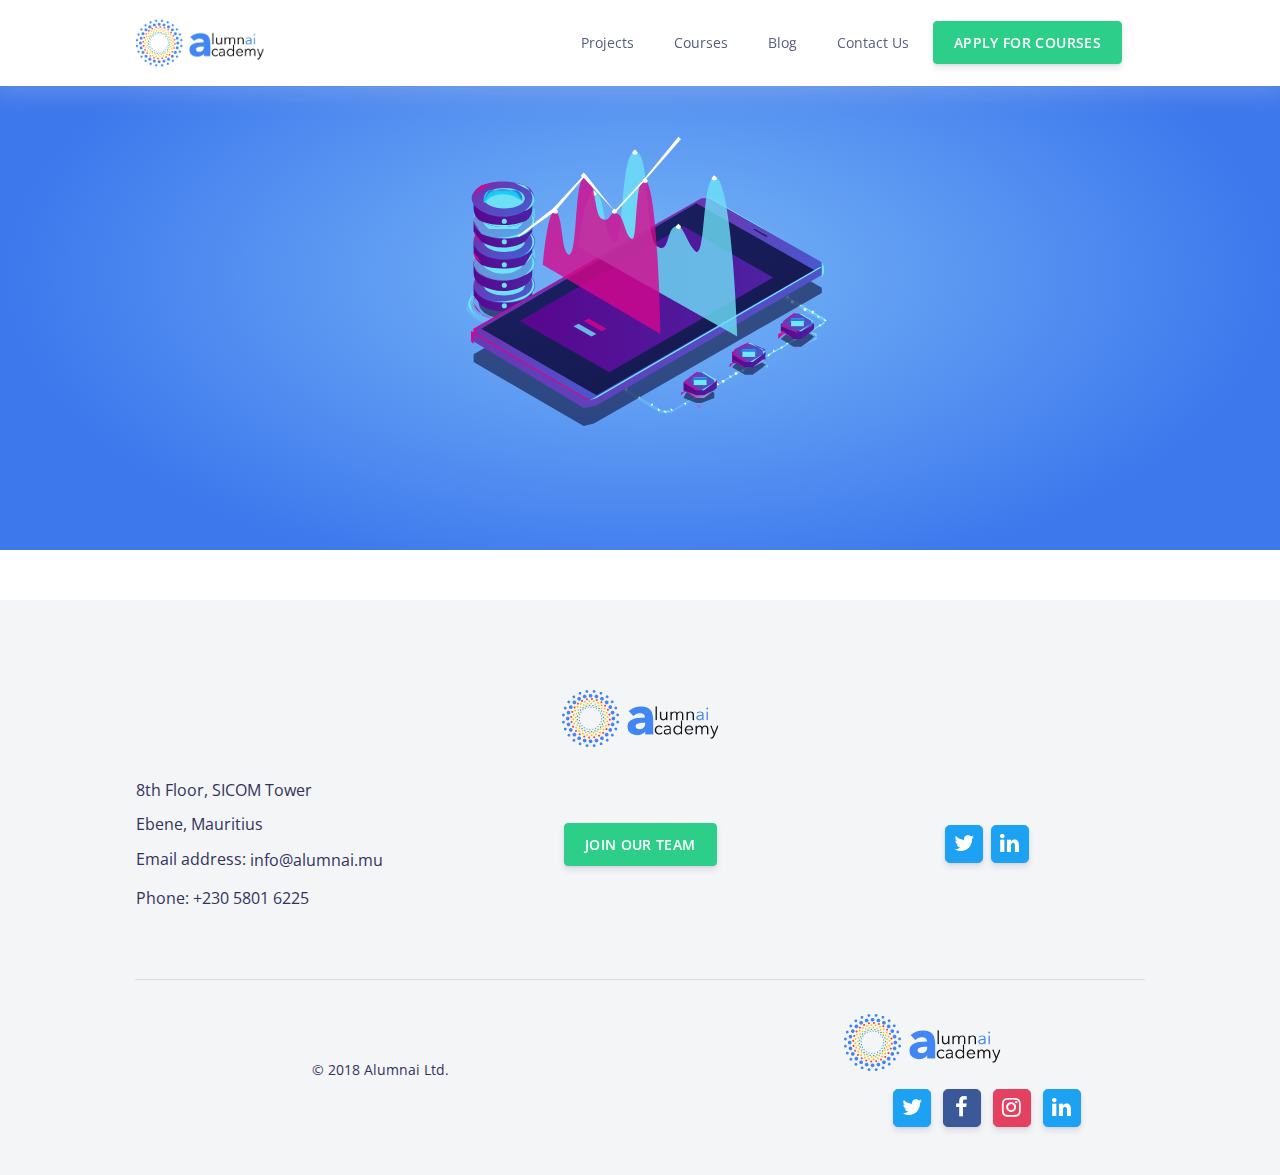
<file: header-footer.html>
<!DOCTYPE html>
<html lang="en">

<head>
    <meta charset="UTF-8">
    <meta name="viewport" content="width=device-width, initial-scale=1, shrink-to-fit=no">
    <!-- Google Tag Manager -->
    <script>(function(w,d,s,l,i){w[l]=w[l]||[];w[l].push({'gtm.start':
new Date().getTime(),event:'gtm.js'});var f=d.getElementsByTagName(s)[0],
j=d.createElement(s),dl=l!='dataLayer'?'&l='+l:'';j.async=true;j.src=
'https://www.googletagmanager.com/gtm.js?id='+i+dl;f.parentNode.insertBefore(j,f);
})(window,document,'script','dataLayer','GTM-K5B4SJC');</script>
    <!-- End Google Tag Manager -->

    <title>Home</title>
    <link rel="shortcut icon" href="/assets/img/favicon-32x32.png" type="image/png">
    <!-- Fonts -->
    <link href='https://fonts.googleapis.com/css?family=Lato' rel='stylesheet'>
    <link href="https://fonts.googleapis.com/css?family=Open+Sans:300,400,600,700" rel="stylesheet">


    <!-- Icons -->
    <link href="/assets/vendor/nucleo/css/nucleo.css" rel="stylesheet">
    <link href="/assets/vendor/font-awesome/css/font-awesome.min.css" rel="stylesheet">

    <!-- Theme CSS -->
    <link type="text/css" href="/assets/css/argon.min.css" rel="stylesheet">
    <link rel="stylesheet" href="/assets/css/starrr.css">
    <link rel="stylesheet" href="/assets/css/style.min.css">
</head>

<body>
    <!-- Google Tag Manager (noscript) -->
    <noscript><iframe src="https://www.googletagmanager.com/ns.html?id=GTM-K5B4SJC" height="0" width="0" style="display:none;visibility:hidden"></iframe></noscript>
    <!-- End Google Tag Manager (noscript) -->

    <header class="header-global">
        <nav id="navbar-main" class="navbar navbar-main navbar-expand-lg navbar-default fixed-top">
            <div class="container">
                <a class="navbar-brand mr-lg-5" href="/">
                    <div class="brand-img-wrapper"><img src="/assets/img/logo.png" alt="logo" style="height: 50px;"></div>
                </a>
                <button class="navbar-toggler" type="button" data-toggle="collapse" data-target="#navbar_global"
                    aria-controls="navbar_global" aria-expanded="false" aria-label="Toggle navigation">
                    <span class="navbar-toggler-icon"></span>
                </button>
                <div class="navbar-collapse collapse" id="navbar_global">
                    <div class="navbar-collapse-header">
                        <div class="row">
                            <div class="col-6 collapse-brand">
                                <a href="/">
                                    <img src="/assets/img/logo.png" alt="logo" style="height: 50px;">
                                </a>
                            </div>
                            <div class="col-6 collapse-close">
                                <button type="button" class="navbar-toggler" data-toggle="collapse" data-target="#navbar_global"
                                    aria-controls="navbar_global" aria-expanded="false" aria-label="Toggle navigation">
                                    <span></span>
                                    <span></span>
                                </button>
                            </div>
                        </div>
                    </div>

                    <div class="d-md-flex align-items-md-center justify-content-end" style="width: 100%;">
                        <ul class="navbar-nav navbar-nav-hover align-items-lg-center col-auto">
                            <!-- <li class="nav-item dropdown">
                        <a href="#" class="nav-link" data-toggle="dropdown" role="button">
                            <i class="ni ni-ui-04 d-lg-none"></i>
                            <span class="nav-link-inner--text">Programs</span>
                        </a>
                        <div class="dropdown-menu dropdown-menu-xl">
                            <div class="dropdown-menu-inner">
                                <a href="#" class="media d-flex align-items-center">
                                    <div class="media-body ml-3">
                                    <h6 class="heading text-primary mb-md-1">Data Sciences</h6>
                                    </div>
                                </a>
                                <a href="#" class="media d-flex align-items-center">
                                    <div class="media-body ml-3">
                                    <h6 class="heading text-primary mb-md-1">Marketing & Management</h6>
                                    </div>
                                </a>
                                <a href="#" class="media d-flex align-items-center">
                                    <div class="media-body ml-3">
                                    <h6 class="heading text-primary mb-md-1">Product Management</h6>
                                    </div>
                                </a>
                                <a href="#" class="media d-flex align-items-center">
                                    <div class="media-body ml-3">
                                    <h6 class="heading text-primary mb-md-1">Entrepreneurship</h6>
                                    </div>
                                </a>
                                <a href="#" class="media d-flex align-items-center">
                                    <div class="media-body ml-3">
                                    <h6 class="heading text-primary mb-md-1">Technology</h6>
                                    </div>
                                </a>
                            </div>
                        </div>
                    </li> -->
                            <li class="nav-item">
                                <a href="/projects.html" class="nav-link">Projects</a>
                            </li>
                            <!-- <li class="nav-item">
                                <a href="/case-studies.html" class="nav-link">Case Studies</a>
                            </li> -->
                            <li class="nav-item dropdown">
                                <a href="#" class="nav-link" data-toggle="dropdown" role="button">
                                    Courses
                                </a>
                                <div class="dropdown-menu dropdown-menu-xl">
                                    <div class="dropdown-menu-inner">
                                        <a href="/data-science-course-for-school-leavers.html" class="media d-flex align-items-center">
                                            <div class="media-body ml-3">
                                                <h6 class="heading mb-md-1">Data Science Course for School Leavers</h6>
                                            </div>
                                        </a>
                                        <a href="/masters-degree-course-in-artificial-intelligence.html" class="media d-flex align-items-center">
                                            <div class="media-body ml-3">
                                                <h6 class="heading mb-md-1">Master's Degree Course in Artificial Intelligence(Mauritius)</h6>
                                            </div>
                                        </a>
                                        <a href="/masters-degree-course-in-blockchain.html" class="media d-flex align-items-center">
                                            <div class="media-body ml-3">
                                                <h6 class="heading mb-md-1">Master's Degree Course in Blockchain(Mauritius)</h6>
                                            </div>
                                        </a>
                                        <a href="/masters-degree-course-in-cyber-security.html" class="media d-flex align-items-center">
                                            <div class="media-body ml-3">
                                                <h6 class="heading mb-md-1">Master’s Degree in Cyber Security(Mauritius)</h6>
                                            </div>
                                        </a>
                                    </div>
                                </div>
                            </li>
                            <li class="nav-item">
                                <a href="/blog" class="nav-link">Blog</a>
                            </li>
                            <li class="nav-item">
                                <a href="#" class="nav-link" data-toggle="modal" data-target="#contact-us-form">Contact
                                    Us</a>
                            </li>
                            <li class="nav-item">
                                <a href="#" class="btn btn-success" data-toggle="modal" data-target="#modal-form">Apply
                                    For Courses</a>
                            </li>
                        </ul>
                    </div>

                </div>
            </div>
        </nav>
    </header>
    <main>
        <!---Hero-->
        <div class="position-relative">
            <!-- shape Hero -->
            <section class="section section-lg section-shaped course-banner-section course-banner-1 p-0">
                <div class="container">
                    <div class="m-inner-wrapper">
                        <!-- <h1 class="highlight text-center">Case Studies</h1> -->

                        <!-- <div class="banner-content">
                            <h1 class="highlight">Resources</h1>
                            <p>Discover the latest advanced analytics best practices, insights and trends you need to
                                know.</p>
                        </div> -->
                        <!-- <p>Discover the latest advanced analytics best practices, insights and trends you need to know.</p> -->
                    </div>
                </div>
            </section>
            <!-- 1st Hero Variation -->
        </div>
        <section class="content-section">
            <div class="container"> 
            </div>
        </section>
        <!------------>
    </main>

    <!-- Footer Starts -->
    <footer class="footer pt-2">
        <div class="container">
            <div class="row row-grid align-items-center my-md">
                <div class="col-sm-12 col-md-12 col-lg-12 pt-3 text-center pb-4">
                    <img src="/assets/img/logo.png" alt="AlumnAi Academy">
                </div>
                <div class="col-lg-4 d-flex justify-content-center">
                    <ul class="footer-list">
                        <li>8th Floor, SICOM Tower</li>
                        <li>Ebene, Mauritius</li>
                        <li>Email address: <svg height="30" width="200">
  <text x="0" y="15" fill="#32325d"><svg height="30" width="200">
  <text x="0" y="20" fill="#32325d">info@alumnai.mu
</text>
  Sorry, your browser does not support inline SVG.The email id is info@alumnai.mu
</svg>
</text>
  Sorry, your browser does not support inline SVG.The email id is <svg height="30" width="200">
  <text x="0" y="20" fill="#32325d">info@alumnai.mu
</text>
  Sorry, your browser does not support inline SVG.The email id is info@alumnai.mu
</svg>
</svg></li>
                        <li>Phone: +230 5801 6225</li>
                    </ul>
                </div>
                <div class="col-lg-4 d-flex justify-content-center">
                    <a href="http://angel.co/AlumnAi" class="btn btn-success">Join Our Team</a>
                </div>
                <div class="col-lg-4 text-lg-center btn-wrapper d-flex justify-content-center">
                    <a target="_blank" href="https://twitter.com/AlumnAIAcademy" class="btn btn-neutral btn-icon-only btn-twitter btn-round btn-lg">
                        <i class="fa fa-twitter"></i>
                    </a>
                    <a target="_blank" href="https://www.linkedin.com/company/alumnai-academy " class="btn btn-neutral btn-icon-only btn-twitter btn-lg btn-round">
                        <i class="fa fa-linkedin"></i>
                    </a>
                </div>
            </div>
            <hr>
            <div class="row align-items-center justify-content-md-between">
                <div class="col-md-6 text-center">
                    <div class="copyright">
                        &copy; 2018
                        Alumnai Ltd.
                    </div>
                </div>
                <div class="col-lg-4 text-lg-center btn-wrapper justify-content-center">
                    
                    <div class="col-sm-6 col-md-6 col-lg-6 text-center ">
                        <img src="/assets/img/logo.png" alt="AlumnAi Academy">
                    </div>
                    <div class="col-sm-12 col-md-12 col-lg-12 pt-3 text-center">
                        <a target="_blank" href="https://twitter.com/AlumnAIAcademy" class="btn btn-neutral btn-icon-only btn-twitter btn-round btn-lg">
                            <i class="fa fa-twitter"></i>
                        </a>
                        <a target="_blank" href="https://www.facebook.com/alumnAIacademy/" class="btn btn-neutral btn-icon-only btn-facebook btn-round btn-lg">
                            <i class="fa fa-facebook"></i>
                        </a>
                        <a target="_blank" href="https://www.instagram.com/alumnaiacademy/" class="btn btn-neutral btn-icon-only btn-instagram btn-lg">
                            <i class="fa fa-instagram"></i>
                        </a>
                        <a target="_blank" href="https://www.linkedin.com/company/alumnai-academy " class="btn btn-neutral btn-icon-only btn-twitter btn-lg btn-round">
                            <i class="fa fa-linkedin"></i>
                        </a>
                    </div>
                </div>
            </div>
        </div>
    </footer>
    <!-- Footer Ends -->
    <!-- Modal -->
    <div class="modal fade" id="modal-form" tabindex="-1" role="dialog" aria-labelledby="modal-form" aria-hidden="true">
        <div class="modal-dialog modal- modal-dialog-centered modal-sm" role="document">
            <div class="modal-content">
                <div class="modal-body p-0">
                    <div class="card bg-secondary shadow border-0">
                        <div class="card-body px-lg-5 py-lg-5">
                            <div class="text-center text-muted mb-4">
                                <button type="button" class="close" data-dismiss="modal">&times;</button>
                                <h5>Register for AlumnAi</h5>
                            </div>
                            <form action="https://alumnai.us19.list-manage.com/subscribe/post" method="POST" role="form">
                                <input type="hidden" name="u" value="807142b55d0b4fc44e444f06b">
                                <input type="hidden" name="id" value="b1cf190bf2">
                                <div class="form-group mb-3">
                                    <div class="input-group input-group-alternative">
                                        <input class="form-control" placeholder="First Name" name="MERGE1" id="MERGE1"
                                            type="text" required="required">
                                    </div>
                                </div>
                                <div class="form-group mb-3">
                                    <div class="input-group input-group-alternative">
                                        <input class="form-control" placeholder="Last Name" name="MERGE2" id="MERGE2"
                                            type="text" required="required">
                                    </div>
                                </div>
                                <div class="form-group mb-3">
                                    <div class="input-group input-group-alternative">
                                        <input class="form-control" placeholder="Email" name="MERGE0" id="MERGE0" type="email"
                                            required="required">
                                    </div>
                                </div>
                                <div class="form-group mb-3">
                                    <div class="input-group input-group-alternative">
                                        <input class="form-control" placeholder="Phone Number" name="MERGE4" id="MERGE4"
                                            type="number" required="required">
                                    </div>
                                </div>
                                <div class="form-group mb-3">
                                    <select name="MERGE5" id="MERGE5""  required=" required" class="form-input form-control degree-level"
                                        aria-required="true">
                                        <option value="" selected="selected">Last Education Qualification</option>
                                        <option value="B.Tech">B.Tech</option>
                                        <option value="B.E">B.E</option>
                                        <option value="BCA">BCA</option>
                                        <option value="BBA">BBA</option>
                                        <option value="B.Arch">B.Arch</option>
                                        <option value="BSc">BSc</option>
                                        <option value="B.Com">B.Com</option>
                                        <option value="B.A.">B.A.</option>
                                        <option value="B.Stats">B.Stats</option>
                                        <option value="MCA">MCA</option>
                                        <option value="MBA">MBA</option>
                                        <option value="MSc">MSc</option>
                                        <option value="M.A.">M.A.</option>
                                        <option value="M.Com">M.Com</option>
                                        <option value="PhD">PhD</option>
                                        <option value="M.Tech">M.Tech</option>
                                        <option value="Others">Others</option>
                                    </select>
                                </div>
                                <div class="form-group mb-3">
                                    <div class="input-group input-group-alternative">
                                        <input class="form-control" placeholder="Occupation" name="MERGE6" id="MERGE6"
                                            type="text" required="required">
                                    </div>
                                </div>
                                <div class="form-group mb-3">
                                    <div class="input-group input-group-alternative">
                                        <input class="form-control" placeholder="Course Interested In (Optional)" name="MERGE7"
                                            id="MERGE7" type="text">
                                    </div>
                                </div>
                                <div class="form-group mb-3">
                                    <div class="input-group input-group-alternative">
                                        <input class="form-control" placeholder="Nationality" type="text" name="MERGE8"
                                            id="MERGE8" required="required">
                                    </div>
                                </div>
                                <div class="form-check">
                                    <input type="checkbox" class="form-check-input" id="exampleCheck1" required="required">
                                    <label class="form-check-label" for="exampleCheck1">You have read and agreed to our
                                        <a href="/privacy-policy.html">Privacy Policy</a>.</label>
                                </div>
                                <div class="text-center">
                                    <button type="submit" class="btn btn-primary my-4">Submit</button>
                                </div>
                            </form>
                        </div>
                    </div>
                </div>
            </div>
        </div>
    </div>
    <div class="modal fade" id="modal-application" tabindex="-1" role="dialog" aria-labelledby="modal-form" aria-hidden="true">
        <div class="modal-dialog modal- modal-dialog-centered" role="document">
            <div class="modal-content">
                <div class="modal-body p-0">
                    <div class="card bg-secondary shadow border-0">
                        <div class="card-body px-lg-5 py-lg-5">
                            <div class="text-center text-muted mb-4">
                                <h4>Download the detailed syllabus</h4>
                                <h6>Fill in your details here and download a detailed syllabus of the course</h6>
                            </div>
                            <form role="form">
                                <div class="row">
                                    <div class="col-md-6">
                                        <div class="form-group">
                                            <input type="text" class="form-control" placeholder="First Name">
                                        </div>
                                    </div>
                                    <div class="col-md-6">
                                        <div class="form-group">
                                            <input type="text" placeholder="Last Name" class="form-control" />
                                        </div>
                                    </div>
                                </div>
                                <div class="form-group mb-3">
                                    <div class="input-group input-group-alternative">
                                        <input class="form-control" placeholder="Email" type="email">
                                    </div>
                                </div>
                                <div class="form-group mb-3">
                                    <div class="input-group input-group-alternative">
                                        <input class="form-control" placeholder="Phone Number" type="number">
                                    </div>
                                </div>
                                <div class="row">
                                    <div class="col-md-6">
                                        <div class="form-group">
                                            <input type="password" class="form-control" placeholder="Create Password">
                                        </div>
                                    </div>
                                    <div class="col-md-6">
                                        <div class="form-group">
                                            <input type="text" placeholder="City" class="form-control" />
                                        </div>
                                    </div>
                                </div>
                                <div class="row">
                                    <div class="col-md-6">
                                        <select name="lastEduQualification" data-name="degree" required="required"
                                            class="form-input form-control degree-level" aria-required="true">
                                            <option value="" selected="selected">Last Education Qualification</option>
                                            <option value="B.Tech">B.Tech</option>
                                            <option value="B.E">B.E</option>
                                            <option value="BCA">BCA</option>
                                            <option value="BBA">BBA</option>
                                            <option value="B.Arch">B.Arch</option>
                                            <option value="BSc">BSc</option>
                                            <option value="B.Com">B.Com</option>
                                            <option value="B.A.">B.A.</option>
                                            <option value="B.Stats">B.Stats</option>
                                            <option value="MCA">MCA</option>
                                            <option value="MBA">MBA</option>
                                            <option value="MSc">MSc</option>
                                            <option value="M.A.">M.A.</option>
                                            <option value="M.Com">M.Com</option>
                                            <option value="PhD">PhD</option>
                                            <option value="M.Tech">M.Tech</option>
                                            <option value="Others">Others</option>
                                        </select>
                                    </div>
                                    <div class="col-md-6">
                                        <div class="form-group">
                                            <input type="text" placeholder="Percentage/GPA (out of 100)" class="form-control" />
                                        </div>
                                    </div>
                                </div>
                                <div class="form-group mb-3">
                                    <select name="yearsOfExp" required="required" class="form-input form-control total-Years-Of-Exp-level"
                                        aria-required="true">
                                        <option value="" selected="selected">Years of work experience</option>
                                        <option value="0 - 2 years">0 - 2 years</option>
                                        <option value="2 - 5 years">2 - 5 years</option>
                                        <option value="5 - 10 years">5 - 10 years</option>
                                        <option value="10 years and above">10 years and above</option>
                                    </select>
                                </div>
                                <div class="row">
                                    <div class="col-md-6">
                                        <div class="form-check">
                                            <input type="checkbox" class="form-check-input" id="exampleCheck1">
                                            <label class="form-check-label" for="exampleCheck1">I agree to Terms &
                                                conditions.</label>
                                        </div>
                                    </div>
                                    <div class="col-md-6">
                                        <button class="btn btn-success btn-fluid">Submit Application</button>
                                    </div>
                                </div>
                            </form>
                        </div>
                    </div>
                </div>
            </div>
        </div>
    </div>
    <div class="modal fade" id="modal-syllabus" tabindex="-1" role="dialog" aria-labelledby="modal-form" aria-hidden="true">
        <div class="modal-dialog modal- modal-dialog-centered" role="document">
            <div class="modal-content">
                <div class="modal-body p-0">
                    <div class="card bg-secondary shadow border-0">
                        <div class="card-body px-lg-5 py-lg-5">
                            <div class="text-center text-muted mb-4">
                                <h4>Course Syllabus</h4>
                                <h6>MASTER (MSC): ARTIFICIAL INTELLIGENCE (AI)</h6>
                            </div>
                            <form action="https://alumnai.us19.list-manage.com/subscribe/post" method="POST" role="form">
                                <input type="hidden" name="u" value="807142b55d0b4fc44e444f06b">
                                <input type="hidden" name="id" value="9b02544c71">
                                <div class="row">
                                    <div class="col-md-6">
                                        <div class="form-group">
                                            <input type="text" class="form-control" placeholder="First Name" name="MERGE1"
                                                id="MERGE1" required="required">
                                        </div>
                                    </div>
                                    <div class="col-md-6">
                                        <div class="form-group">
                                            <input type="text" placeholder="Last Name" class="form-control" name="MERGE2"
                                                id="MERGE2" required="required" />
                                        </div>
                                    </div>
                                </div>
                                <div class="form-group mb-3">
                                    <div class="input-group input-group-alternative">
                                        <input class="form-control" placeholder="Email" type="email" name="MERGE0" id="MERGE0"
                                            required="required">
                                    </div>
                                </div>
                                <div class="form-group mb-3">
                                    <div class="input-group input-group-alternative">
                                        <input class="form-control" placeholder="Phone Number" type="number" name="MERGE4"
                                            id="MERGE4" required="required">
                                    </div>
                                </div>
                                <div class="form-group mb-3">
                                    <div class="input-group input-group-alternative">
                                        <input class="form-control" placeholder="Occupation" type="text" name="MERGE5"
                                            id="MERGE5" required="required">
                                    </div>
                                </div>
                                <div class="form-check">
                                    <input type="checkbox" class="form-check-input" id="exampleCheck1" required="required">
                                    <label class="form-check-label" for="exampleCheck1">You have read and agreed to our
                                        <a href="/privacy-policy.html">Privacy Policy</a>.</label>
                                </div>
                                <div class="mb-3 mt-3 text-center">
                                    <button class="btn btn-success btn-fluid">GET COURSE SYLLABUS</button>
                                </div>
                            </form>
                        </div>
                    </div>
                </div>
            </div>
        </div>
    </div>
    <div class="modal fade" id="contact-us-form" tabindex="-1" role="dialog" aria-labelledby="modal-form" aria-hidden="true">
        <div class="modal-dialog modal- modal-dialog-centered" role="document">
            <div class="modal-content">
                <div class="modal-body p-0">
                    <div class="card bg-secondary shadow border-0">
                        <div class="card-body px-lg-5 py-lg-5">
                            <div class="text-center text-muted mb-4">
                                <h5>Contact Us</h5>
                            </div>
                            <form action="https://alumnai.us19.list-manage.com/subscribe/post" method="POST" role="form">
                                <input type="hidden" name="u" value="807142b55d0b4fc44e444f06b">
                                <input type="hidden" name="id" value="467c68623e">
                                <div class="form-group mb-3">
                                    <div class="input-group input-group-alternative">
                                        <input class="form-control" placeholder="First Name" name="MERGE1" id="MERGE1"
                                            type="text" required="required">
                                    </div>
                                </div>
                                <div class="form-group mb-3">
                                    <div class="input-group input-group-alternative">
                                        <input class="form-control" placeholder="Last Name" name="MERGE2" id="MERGE2"
                                            type="text" required="required">
                                    </div>
                                </div>
                                <div class="form-group mb-3">
                                    <div class="input-group input-group-alternative">
                                        <input class="form-control" placeholder="Email" name="MERGE0" id="MERGE0" type="email"
                                            required="required">
                                    </div>
                                </div>
                                <div class="form-group mb-3">
                                    <textarea class="form-control" id="exampleFormControlTextarea1" rows="3"
                                        placeholder="Write you message here..." name="MERGE5" id="MERGE5" required="required"></textarea>
                                </div>
                                <div class="text-center">
                                    <button type="submit" class="btn btn-primary my-4">Submit</button>
                                </div>
                            </form>
                        </div>
                    </div>
                </div>
            </div>
        </div>
    </div>
    <!-- Core -->
    <script src="/assets/vendor/jquery/jquery.min.js"></script>
    <script src="/assets/vendor/popper/popper.min.js"></script>
    <script src="/assets/vendor/bootstrap/bootstrap.min.js"></script>
    <script src="/assets/vendor/headroom/headroom.min.js"></script>

    <!-- Theme JS -->
    <script src="/assets/js/argon.min.js"></script>
    <script src="/assets/js/starrr.js"></script>
    <script src="/assets/js/main.min.js"></script>
</body>

</html>
</file>
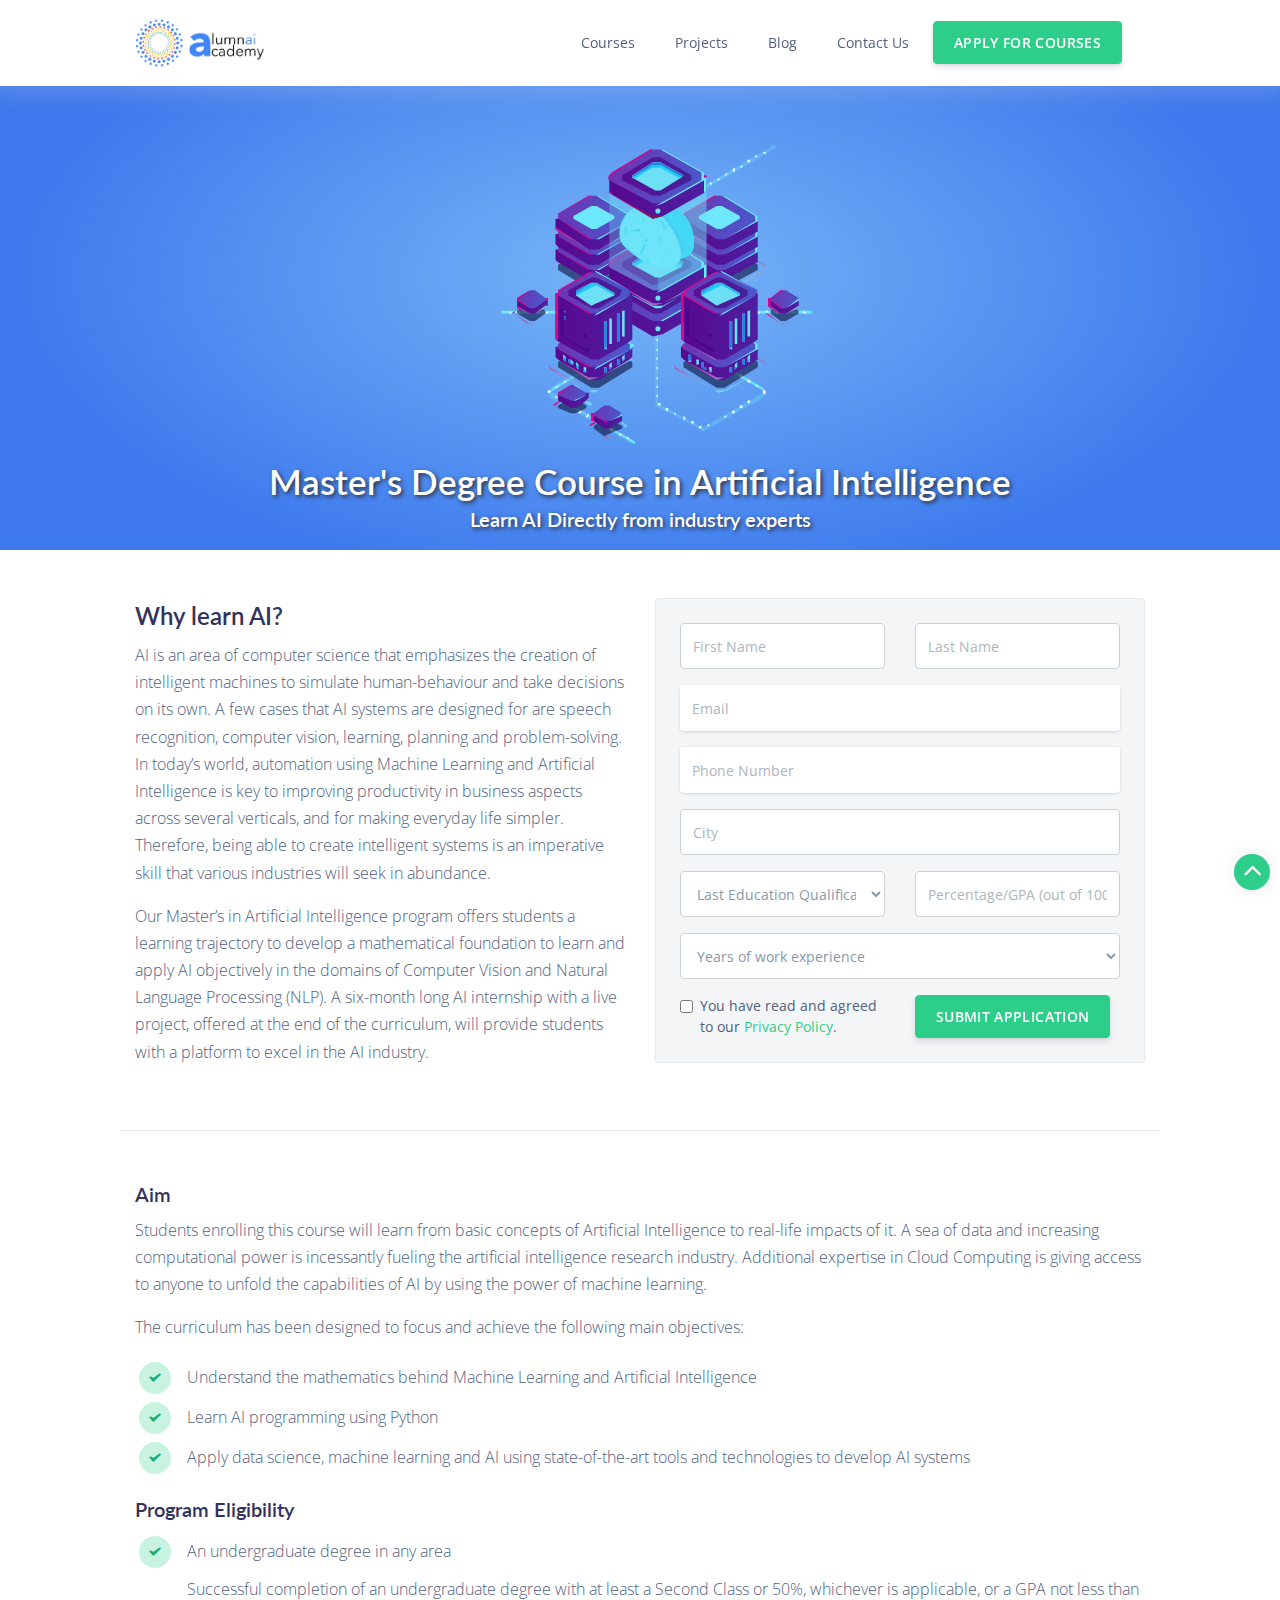
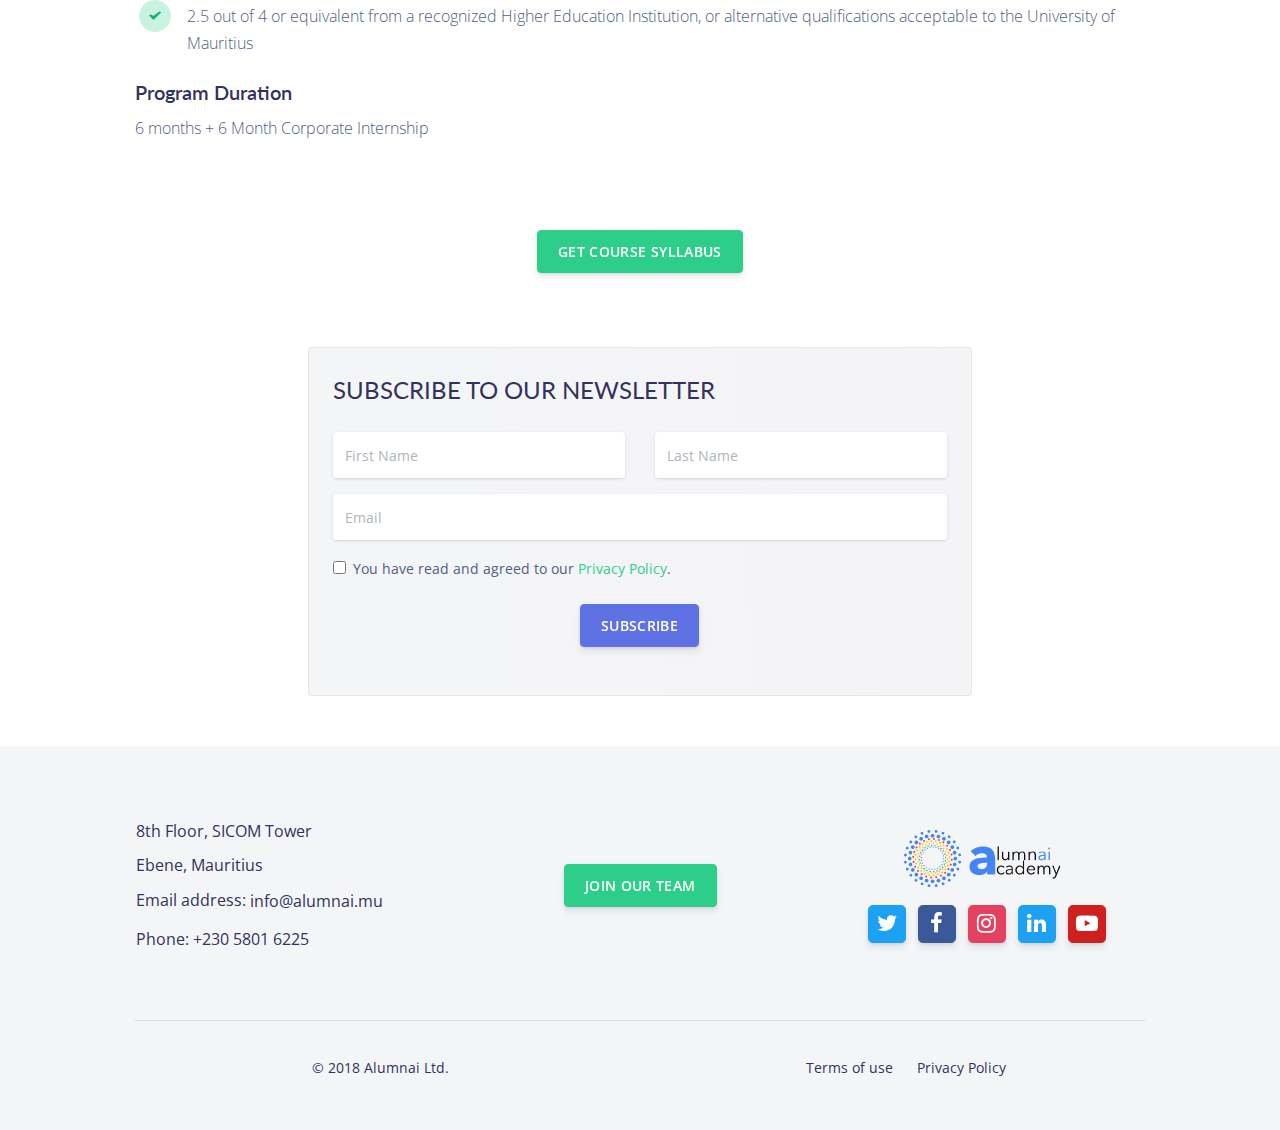
<file: masters-degree-course-in-artificial-intelligence.html>
<!DOCTYPE html>
<html lang="en">

<head>
    <meta charset="UTF-8">
    <meta name="viewport" content="width=device-width, initial-scale=1, shrink-to-fit=no">
    <meta name="description"
        content="Enroll the master's degree AI program with live project internship in NLP and Computer Vision">
    <meta name="keywords" content="masters in artificial intelligence,ai development,ai programming">
    <title>AlumnAI : Master's Degree Course in Artificial Intelligence</title>

    <!-- Google Tag Manager -->
    <script>
        (function (w, d, s, l, i) {
            w[l] = w[l] || [];
            w[l].push({
                'gtm.start': new Date().getTime(),
                event: 'gtm.js'
            });
            var f = d.getElementsByTagName(s)[0],
                j = d.createElement(s),
                dl = l != 'dataLayer' ? '&l=' + l : '';
            j.async = true;
            j.src =
                'https://www.googletagmanager.com/gtm.js?id=' + i + dl;
            f.parentNode.insertBefore(j, f);
        })(window, document, 'script', 'dataLayer', 'GTM-K5B4SJC');
    </script>
    <!-- End Google Tag Manager -->


    <link rel="shortcut icon" href="/assets/img/favicon-32x32.png" type="image/png">
    <!-- Fonts -->
    <link href='https://fonts.googleapis.com/css?family=Lato' rel='stylesheet'>
    <link href="https://fonts.googleapis.com/css?family=Open+Sans:300,400,600,700" rel="stylesheet">


    <!-- Icons -->
    <link href="assets/vendor/nucleo/css/nucleo.css" rel="stylesheet">
    <link href="assets/css/perfect-scrollbar.css" rel="stylesheet">
    <link href="assets/vendor/font-awesome/css/font-awesome.min.css" rel="stylesheet">
    <link href="assets/css/material-scrolltop.css" rel="stylesheet" type="text/css">

    <!-- Theme CSS -->
    <link type="text/css" href="assets/css/argon.min.css" rel="stylesheet">
    <!-- <link rel="stylesheet" href="assets/css/starrr.css"> -->
    <link rel="stylesheet" href="assets/css/style.min.css">
</head>

<body>
    <!-- Google Tag Manager (noscript) -->
    <noscript><iframe src="https://www.googletagmanager.com/ns.html?id=GTM-K5B4SJC" height="0" width="0"
            style="display:none;visibility:hidden"></iframe></noscript>
    <!-- End Google Tag Manager (noscript) -->

    <header class="header-global">
        <nav id="navbar-main" class="navbar navbar-main navbar-expand-lg navbar-default fixed-top">
            <div class="container">
                <a class="navbar-brand mr-lg-5" href="/">
                    <div class="brand-img-wrapper"><img src="/assets/img/logo.png" alt="logo" style="height: 50px;">
                    </div>
                </a>
                <button class="navbar-toggler" type="button" data-toggle="collapse" data-target="#navbar_global"
                    aria-controls="navbar_global" aria-expanded="false" aria-label="Toggle navigation">
                    <span class="navbar-toggler-icon"></span>
                </button>
                <div class="navbar-collapse collapse" id="navbar_global">
                    <div class="navbar-collapse-header">
                        <div class="row">
                            <div class="col-6 collapse-brand">
                                <a href="/">
                                    <img src="/assets/img/logo.png" alt="logo" style="height: 50px;">
                                </a>
                            </div>
                            <div class="col-6 collapse-close">
                                <button type="button" class="navbar-toggler" data-toggle="collapse"
                                    data-target="#navbar_global" aria-controls="navbar_global" aria-expanded="false"
                                    aria-label="Toggle navigation">
                                    <span></span>
                                    <span></span>
                                </button>
                            </div>
                        </div>
                    </div>

                    <div class="d-md-flex align-items-md-center justify-content-end" style="width: 100%;">
                        <ul class="navbar-nav navbar-nav-hover align-items-lg-center col-auto">
                            <!-- <li class="nav-item dropdown">
                        <a href="#" class="nav-link" data-toggle="dropdown" role="button">
                            <i class="ni ni-ui-04 d-lg-none"></i>
                            <span class="nav-link-inner--text">Programs</span>
                        </a>
                        <div class="dropdown-menu dropdown-menu-xl">
                            <div class="dropdown-menu-inner">
                                <a href="#" class="media d-flex align-items-center">
                                    <div class="media-body ml-3">
                                    <h6 class="heading text-primary mb-md-1">Data Sciences</h6>
                                    </div>
                                </a>
                                <a href="#" class="media d-flex align-items-center">
                                    <div class="media-body ml-3">
                                    <h6 class="heading text-primary mb-md-1">Marketing & Management</h6>
                                    </div>
                                </a>
                                <a href="#" class="media d-flex align-items-center">
                                    <div class="media-body ml-3">
                                    <h6 class="heading text-primary mb-md-1">Product Management</h6>
                                    </div>
                                </a>
                                <a href="#" class="media d-flex align-items-center">
                                    <div class="media-body ml-3">
                                    <h6 class="heading text-primary mb-md-1">Entrepreneurship</h6>
                                    </div>
                                </a>
                                <a href="#" class="media d-flex align-items-center">
                                    <div class="media-body ml-3">
                                    <h6 class="heading text-primary mb-md-1">Technology</h6>
                                    </div>
                                </a>
                            </div>
                        </div>
                    </li> -->
                            <li class="nav-item dropdown">
                                <a href="#" class="nav-link" data-toggle="dropdown" role="button">
                                    Courses
                                </a>
                                <div class="dropdown-menu dropdown-menu-xl">
                                    <div class="dropdown-menu-inner">
                                        <a href="/data-science-course-for-school-leavers.html"
                                            class="media d-flex align-items-center">
                                            <div class="media-body ml-3">
                                                <h6 class="heading mb-md-1">Data Science Course for School Leavers</h6>
                                            </div>
                                        </a>
                                        <a href="/masters-degree-course-in-artificial-intelligence.html"
                                            class="media d-flex align-items-center">
                                            <div class="media-body ml-3">
                                                <h6 class="heading mb-md-1">Master's Degree Course in Artificial
                                                    Intelligence(Mauritius)</h6>
                                            </div>
                                        </a>
                                        <a href="/masters-degree-course-in-blockchain.html"
                                            class="media d-flex align-items-center">
                                            <div class="media-body ml-3">
                                                <h6 class="heading mb-md-1">Master's Degree Course in
                                                    Blockchain(Mauritius)</h6>
                                            </div>
                                        </a>
                                        <a href="/masters-degree-course-in-cyber-security.html"
                                            class="media d-flex align-items-center">
                                            <div class="media-body ml-3">
                                                <h6 class="heading mb-md-1">Master’s Degree in Cyber Security(Mauritius)
                                                </h6>
                                            </div>
                                        </a>
                                    </div>
                                </div>
                            </li>
                            <li class="nav-item">
                                <a href="/projects.html" class="nav-link">Projects</a>
                            </li>
                            <!-- <li class="nav-item">
                <a href="/case-studies.html" class="nav-link" >Case Studies</a>
            </li> -->
                            <li class="nav-item">
                                <a href="/blog" class="nav-link">Blog</a>
                            </li>
                            <li class="nav-item">
                                <a href="#" class="nav-link" data-toggle="modal" data-target="#contact-us-form">Contact
                                    Us</a>
                            </li>
                            <li class="nav-item">
                                <a href="#" class="btn btn-success" data-toggle="modal" data-target="#modal-form">Apply
                                    For Courses</a>
                            </li>
                        </ul>
                    </div>

                </div>
            </div>
        </nav>
    </header>
    <main>
        <span class="back-top"><i class="fa fa-angle-up"></i></span>

        <!---Hero-->
        <div class="position-relative">
            <!-- shape Hero -->
            <section class="section section-lg section-shaped course-banner-section course-banner-2 p-0">
                <div class="container">
                    <div class="m-inner-wrapper">
                        <h1 class="display-3 text-white text-center">Master's Degree Course in Artificial Intelligence
                        </h1>
                        <h5 class="display-3 text-white text-center">Learn AI Directly from industry experts</h5>
                    </div>
                </div>
                <!-- SVG separator -->
                <!-- <div class="separator separator-bottom separator-skew">
    <svg x="0" y="0" viewBox="0 0 2560 100" preserveAspectRatio="none" version="1.1" xmlns="http://www.w3.org/2000/svg">
        <polygon class="fill-white" points="2560 0 2560 100 0 100"></polygon>
    </svg>
    </div> -->
            </section>
            <!-- 1st Hero Variation -->
        </div>

        <section>
            <div class="container">
                <div class="row mt-5">
                    <div class="col-sm-12 col-md-6">
                        <h4 class="font-weight-bold">Why learn AI? </h4>
                        <p>
                            AI is an area of computer science that emphasizes the creation of intelligent machines to
                            simulate human-behaviour and take decisions on its own. A few cases that AI systems are
                            designed for are speech recognition, computer vision, learning, planning and
                            problem-solving. In today’s world, automation using Machine Learning and Artificial
                            Intelligence is key to improving productivity in business aspects across several verticals,
                            and for making everyday life simpler. Therefore, being able to create intelligent systems
                            is an imperative skill that various industries will seek in abundance.
                        </p>
                        <p>Our Master’s in Artificial Intelligence program offers students a learning trajectory to
                            develop a mathematical foundation to learn and apply AI objectively in the domains of
                            Computer Vision and Natural Language Processing (NLP). A six-month long AI internship with
                            a live project, offered at the end of the curriculum, will provide students with a platform
                            to excel in the AI industry.</p>
                    </div>
                    <div class="col-sm-12 col-md-6">
                        <div class="card bg-secondary">
                            <div class="card-body">
                                <form action="https://alumnai.us19.list-manage.com/subscribe/post" method="POST"
                                    role="form">
                                    <input type="hidden" name="u" value="807142b55d0b4fc44e444f06b">
                                    <input type="hidden" name="id" value="c5ff01f390">
                                    <div class="row">
                                        <div class="col-md-6">
                                            <div class="form-group">
                                                <input type="text" class="form-control" placeholder="First Name"
                                                    name="MERGE1" required="required">
                                            </div>
                                        </div>
                                        <div class="col-md-6">
                                            <div class="form-group">
                                                <input type="text" placeholder="Last Name" class="form-control"
                                                    name="MERGE2" required="required" />
                                            </div>
                                        </div>
                                    </div>
                                    <div class="form-group mb-3">
                                        <div class="input-group input-group-alternative">
                                            <input class="form-control" placeholder="Email" type="email" name="MERGE0"
                                                required="required">
                                        </div>
                                    </div>
                                    <div class="form-group mb-3">
                                        <div class="input-group input-group-alternative">
                                            <input class="form-control" placeholder="Phone Number" type="number"
                                                name="MERGE4" required="required">
                                        </div>
                                    </div>
                                    <div class="row">
                                        <div class="col-md-12">
                                            <div class="form-group">
                                                <input type="text" placeholder="City" class="form-control" name="MERGE5"
                                                    required="required" />
                                            </div>
                                        </div>
                                    </div>
                                    <!-- <div class="row">
                                    <div class="col-md-6">
                                        <div class="form-group">
                                        <input type="password" class="form-control" placeholder="Create Password">
                                        </div>
                                    </div>
                                    <div class="col-md-6">
                                        <div class="form-group">
                                        <input type="text" placeholder="City" class="form-control" />
                                        </div>
                                    </div>
                                </div> -->
                                    <div class="row">
                                        <div class="col-md-6">
                                            <select name="MERGE6" data-name="degree" required="required"
                                                class="form-input form-control degree-level" aria-required="true">
                                                <option value="" selected="selected">Last Education Qualification
                                                </option>
                                                <option value="B.Tech">B.Tech</option>
                                                <option value="B.E">B.E</option>
                                                <option value="BCA">BCA</option>
                                                <option value="BBA">BBA</option>
                                                <option value="B.Arch">B.Arch</option>
                                                <option value="BSc">BSc</option>
                                                <option value="B.Com">B.Com</option>
                                                <option value="B.A.">B.A.</option>
                                                <option value="B.Stats">B.Stats</option>
                                                <option value="MCA">MCA</option>
                                                <option value="MBA">MBA</option>
                                                <option value="MSc">MSc</option>
                                                <option value="M.A.">M.A.</option>
                                                <option value="M.Com">M.Com</option>
                                                <option value="PhD">PhD</option>
                                                <option value="M.Tech">M.Tech</option>
                                                <option value="Others">Others</option>
                                            </select>
                                        </div>
                                        <div class="col-md-6">
                                            <div class="form-group">
                                                <input type="text" placeholder="Percentage/GPA (out of 100)"
                                                    class="form-control" name="MERGE7" required="required" />
                                            </div>
                                        </div>
                                    </div>
                                    <div class="form-group mb-3">
                                        <select name="MERGE8" required="required"
                                            class="form-input form-control total-Years-Of-Exp-level"
                                            aria-required="true">
                                            <option value="" selected="selected">Years of work experience</option>
                                            <option value="0 - 2 years">0 - 2 years</option>
                                            <option value="2 - 5 years">2 - 5 years</option>
                                            <option value="5 - 10 years">5 - 10 years</option>
                                            <option value="10 years and above">10 years and above</option>
                                        </select>
                                    </div>
                                    <div class="row">
                                        <div class="col-md-6">
                                            <div class="form-check">
                                                <input type="checkbox" class="form-check-input" id="exampleCheck16"
                                                    required="required">
                                                <label class="form-check-label" for="exampleCheck16">You have read and
                                                    agreed to our <a href="/privacy-policy.html">Privacy
                                                        Policy</a>.</label>
                                            </div>
                                        </div>
                                        <div class="col-md-6">
                                            <button type="submit" class="btn btn-success btn-fluid">Submit
                                                Application</button>
                                        </div>
                                    </div>
                                </form>
                            </div>
                        </div>
                    </div>
                </div>
                <div class="row mt-5 py-5 border-top">
                    <div class="col-sm-12 col-md-12">
                        <h5 class="font-weight-bold">Aim</h5>
                        <p>Students enrolling this course will learn from basic concepts of Artificial Intelligence to
                            real-life impacts of it. A sea of data and increasing computational power is incessantly
                            fueling the artificial intelligence research industry. Additional expertise in Cloud
                            Computing is giving access to anyone to unfold the capabilities of AI by using the power of
                            machine learning.</p>
                        <p>The curriculum has been designed to focus and achieve the following main objectives:
                            <ul class="list-unstyled mt-2">
                                <li class="py-1 pl-1">
                                    <div class="d-flex align-items-center">
                                        <div>
                                            <div class="badge badge-circle badge-success mr-3">
                                                <i class="ni ni-check-bold"></i>
                                            </div>
                                        </div>
                                        <div>
                                            <p class="mb-0">Understand the mathematics behind Machine Learning and
                                                Artificial Intelligence</p>
                                        </div>
                                    </div>
                                </li>
                                <li class="py-1 pl-1">
                                    <div class="d-flex align-items-center">
                                        <div>
                                            <div class="badge badge-circle badge-success mr-3">
                                                <i class="ni ni-check-bold"></i>
                                            </div>
                                        </div>
                                        <div>
                                            <p class="mb-0">Learn AI programming using Python</p>
                                        </div>
                                    </div>
                                </li>
                                <li class="py-1 pl-1">
                                    <div class="d-flex align-items-center">
                                        <div>
                                            <div class="badge badge-circle badge-success mr-3">
                                                <i class="ni ni-check-bold"></i>
                                            </div>
                                        </div>
                                        <div>
                                            <p class="mb-0">Apply data science, machine learning and AI using
                                                state-of-the-art tools and technologies to develop AI systems</p>
                                        </div>
                                    </div>
                                </li>
                            </ul>
                        </p>
                        <h5 class="font-weight-bold">Program Eligibility</h5>
                        <ul class="list-unstyled mt-2">
                            <li class="py-1 pl-1">
                                <div class="d-flex align-items-center">
                                    <div>
                                        <div class="badge badge-circle badge-success mr-3">
                                            <i class="ni ni-check-bold"></i>
                                        </div>
                                    </div>
                                    <div>
                                        <p class="mb-0">An undergraduate degree in any area</p>
                                    </div>
                                </div>
                            </li>
                            <li class="py-1 pl-1">
                                <div class="d-flex align-items-center">
                                    <div>
                                        <div class="badge badge-circle badge-success mr-3">
                                            <i class="ni ni-check-bold"></i>
                                        </div>
                                    </div>
                                    <div>
                                        <p class="mb-0">Successful completion of an undergraduate degree with at
                                            least a Second Class or 50%, whichever is applicable, or a GPA not less
                                            than 2.5 out of 4 or equivalent from a recognized Higher Education
                                            Institution, or alternative qualifications acceptable to the University of
                                            Mauritius</p>
                                    </div>
                                </div>
                            </li>
                        </ul>
                        <h5 class="font-weight-bold">Program Duration</h5>
                        <p>6 months + 6 Month Corporate Internship</p>
                    </div>
                </div>
                <!-- <div class="row">
            <h4>Program Syllabus</h4>
            <p>The curriculum has been developed by IIIT Bangalore and Natural Language Processing companies. This program will teach you end to end skills - a thorough understanding of fundamental concepts and thinking beyond tools.</p>
            
            <div id="accordion" style="width: 100%;">
                    <div class="card">
                        <div class="card-header py-1 pl-1 bg-primary" id="headingOne">
                        <h5 class="mb-0">
                            <button class="btn btn-link text-left text-white btn-block btn-icon" data-toggle="collapse" data-target="#collapseOne" aria-expanded="true" aria-controls="collapseOne">
                                <span class="btn-inner--icon"><i class="ni ni-fat-add"></i></span>
                                <span class="btn-inner--text">Preparatory Sessions</span>
                            </button>
                        </h5>
                        </div>
                    
                        <div id="collapseOne" class="collapse show" aria-labelledby="headingOne" data-parent="#accordion">
                        <div class="card-body">
                            Lorem ipsum, dolor sit amet consectetur adipisicing elit. Corporis reprehenderit, consectetur autem nemo hic numquam architecto quia, magnam rem ullam nesciunt. Quibusdam cumque earum repellendus recusandae rerum, corporis suscipit impedit.Lorem ipsum dolor sit amet consectetur adipisicing elit. Repudiandae, temporibus iure! Iste beatae earum officia nostrum tenetur cupiditate est, quia itaque, repellendus rerum sunt exercitationem incidunt, voluptatum aperiam. Odit, ipsum.
                        </div>
                        </div>
                    </div>
                    <div class="card">
                        <div class="card-header py-1 pl-1 bg-primary" id="heading-2">
                        <h5 class="mb-0">
                            <button class="btn btn-link text-left text-white btn-block btn-icon" data-toggle="collapse" data-target="#collapse-2" aria-expanded="false" aria-controls="collapse-2">
                                <span class="btn-inner--icon"><i class="ni ni-fat-add"></i></span>
                                <span class="btn-inner--text">Statistics Essentials</span>
                            </button>
                        </h5>
                        </div>
                    
                        <div id="collapse-2" class="collapse" aria-labelledby="heading-2" data-parent="#accordion">
                        <div class="card-body">
                            Lorem ipsum, dolor sit amet consectetur adipisicing elit. Corporis reprehenderit, consectetur autem nemo hic numquam architecto quia, magnam rem ullam nesciunt. Quibusdam cumque earum repellendus recusandae rerum, corporis suscipit impedit.Lorem ipsum dolor sit amet consectetur adipisicing elit. Repudiandae, temporibus iure! Iste beatae earum officia nostrum tenetur cupiditate est, quia itaque, repellendus rerum sunt exercitationem incidunt, voluptatum aperiam. Odit, ipsum.
                        </div>
                        </div>
                    </div>
                    <div class="card">
                        <div class="card-header py-1 pl-1 bg-primary" id="heading-3">
                        <h5 class="mb-0">
                            <button class="btn btn-link text-left text-white btn-block btn-icon" data-toggle="collapse" data-target="#collapse-3" aria-expanded="false" aria-controls="collapse-2">
                                <span class="btn-inner--icon"><i class="ni ni-fat-add"></i></span>
                                <span class="btn-inner--text">Foundational Machine Learning</span>
                            </button>
                        </h5>
                        </div>
                    
                        <div id="collapse-3" class="collapse" aria-labelledby="heading-3" data-parent="#accordion">
                        <div class="card-body">
                            Lorem ipsum, dolor sit amet consectetur adipisicing elit. Corporis reprehenderit, consectetur autem nemo hic numquam architecto quia, magnam rem ullam nesciunt. Quibusdam cumque earum repellendus recusandae rerum, corporis suscipit impedit.Lorem ipsum dolor sit amet consectetur adipisicing elit. Repudiandae, temporibus iure! Iste beatae earum officia nostrum tenetur cupiditate est, quia itaque, repellendus rerum sunt exercitationem incidunt, voluptatum aperiam. Odit, ipsum.
                        </div>
                        </div>
                    </div>
                    <div class="card">
                        <div class="card-header py-1 pl-1 bg-primary" id="heading-4">
                        <h5 class="mb-0">
                            <button class="btn btn-link text-left text-white btn-block btn-icon" data-toggle="collapse" data-target="#collapse-4" aria-expanded="false" aria-controls="collapse-2">
                                <span class="btn-inner--icon"><i class="ni ni-fat-add"></i></span>
                                <span class="btn-inner--text">Advanced Machine Learning</span>
                            </button>
                        </h5>
                        </div>
                    
                        <div id="collapse-4" class="collapse" aria-labelledby="heading-4" data-parent="#accordion">
                        <div class="card-body">
                            Lorem ipsum, dolor sit amet consectetur adipisicing elit. Corporis reprehenderit, consectetur autem nemo hic numquam architecto quia, magnam rem ullam nesciunt. Quibusdam cumque earum repellendus recusandae rerum, corporis suscipit impedit.Lorem ipsum dolor sit amet consectetur adipisicing elit. Repudiandae, temporibus iure! Iste beatae earum officia nostrum tenetur cupiditate est, quia itaque, repellendus rerum sunt exercitationem incidunt, voluptatum aperiam. Odit, ipsum.
                        </div>
                        </div>
                    </div>
                    <div class="card">
                        <div class="card-header py-1 pl-1 bg-primary" id="heading-5">
                        <h5 class="mb-0">
                            <button class="btn btn-link text-left text-white btn-block btn-icon" data-toggle="collapse" data-target="#collapse-5" aria-expanded="false" aria-controls="collapse-2">
                                <span class="btn-inner--icon"><i class="ni ni-fat-add"></i></span>
                                <span class="btn-inner--text">Natural Language Processing</span>
                            </button>
                        </h5>
                        </div>
                    
                        <div id="collapse-5" class="collapse" aria-labelledby="heading-5" data-parent="#accordion">
                        <div class="card-body">
                            Lorem ipsum, dolor sit amet consectetur adipisicing elit. Corporis reprehenderit, consectetur autem nemo hic numquam architecto quia, magnam rem ullam nesciunt. Quibusdam cumque earum repellendus recusandae rerum, corporis suscipit impedit.Lorem ipsum dolor sit amet consectetur adipisicing elit. Repudiandae, temporibus iure! Iste beatae earum officia nostrum tenetur cupiditate est, quia itaque, repellendus rerum sunt exercitationem incidunt, voluptatum aperiam. Odit, ipsum.
                        </div>
                        </div>
                    </div>
                </div>
        </div> -->
              
            </div>
        </section>
        <section class="py-4">
            <div class="container text-center">
                <button class="btn btn-success" data-toggle="modal" data-target="#modal-syllabus">GET COURSE
                    SYLLABUS</button>
            </div>
        </section>
        <section class="content-section">
            <div class="container">
                <div class="row justify-content-center">
                    <div class="col-lg-8">
                        <div class="card bg-gradient-secondary">
                            <div class="card-body p-lg-4">
                                <h4>SUBSCRIBE TO OUR NEWSLETTER</h4>
                                <form action="https://alumnai.us19.list-manage.com/subscribe/post" method="POST"
                                    role="form" class="mt-4">
                                    <input type="hidden" name="u" value="807142b55d0b4fc44e444f06b">
                                    <input type="hidden" name="id" value="610ec03260">
                                    <div class="row">
                                        <div class="col-sm-12 col-md-6">
                                            <div class="form-group mb-3">
                                                <div class="input-group input-group-alternative">
                                                    <input class="form-control" placeholder="First Name" type="text"
                                                        name="MERGE1" required="required">
                                                </div>
                                            </div>
                                        </div>
                                        <div class="col-sm-12 col-md-6">
                                            <div class="form-group mb-3">
                                                <div class="input-group input-group-alternative">
                                                    <input class="form-control" placeholder="Last Name" type="text"
                                                        name="MERGE2" required="required">
                                                </div>
                                            </div>
                                        </div>
                                    </div>
                                    <div class="form-group mb-3">
                                        <div class="input-group input-group-alternative">
                                            <input class="form-control" placeholder="Email" type="email" name="MERGE0"
                                                required="required">
                                        </div>
                                    </div>
                                    <div class="form-check">
                                        <input type="checkbox" class="form-check-input" id="exampleCheck1"
                                            required="required">
                                        <label class="form-check-label" for="exampleCheck1">You have read and agreed to
                                            our <a href="/privacy-policy.html">Privacy Policy</a>.</label>
                                    </div>
                                    <div class="text-center">
                                        <button type="submit" class="btn btn-primary my-4">SUBSCRIBE</button>
                                    </div>
                                </form>
                            </div>
                        </div>
                    </div>
                </div>
            </div>
        </section>
        <!------------>
    </main>
    <footer class="footer pt-1">
        <div class="container">
            <div class="row row-grid align-items-center my-md">
                <div class="col-lg-4 d-flex justify-content-center">
                    <ul class="footer-list">
                        <li>8th Floor, SICOM Tower</li>
                        <li>Ebene, Mauritius</li>
                        <li>Email address: <svg height="30" width="200">
                                <text x="0" y="15" fill="#32325d"><svg height="30" width="200">
                                        <text x="0" y="20" fill="#32325d">info@alumnai.mu
                                        </text>
                                        Sorry, your browser does not support inline SVG.The email id is info@alumnai.mu
                                    </svg>
                                </text>
                                Sorry, your browser does not support inline SVG.The email id is <svg height="30"
                                    width="200">
                                    <text x="0" y="20" fill="#32325d">info@alumnai.mu
                                    </text>
                                    Sorry, your browser does not support inline SVG.The email id is info@alumnai.mu
                                </svg>
                            </svg></li>
                        <li>Phone: +230 5801 6225</li>
                    </ul>
                </div>
                <div class="col-lg-4 d-flex justify-content-center">
                    <a href="http://angel.co/AlumnAi" class="btn btn-success">Join Our Team</a>
                </div>
                <div class="col-lg-4 text-lg-center btn-wrapper justify-content-center">

                    <div class="col-sm-6 col-md-6 col-lg-6 text-center logo-in-the-footer ">
                        <img src="/assets/img/logo.png" alt="AlumnAi Academy">
                    </div>
                    <div class="col-sm-12 col-md-12 col-lg-12 pt-3 text-center">
                        <a target="_blank" href="https://twitter.com/AlumnAIAcademy"
                            class="btn btn-neutral btn-icon-only btn-twitter btn-round btn-lg">
                            <i class="fa fa-twitter"></i>
                        </a>
                        <a target="_blank" href="https://www.facebook.com/alumnAIacademy/"
                            class="btn btn-neutral btn-icon-only btn-facebook btn-round btn-lg">
                            <i class="fa fa-facebook"></i>
                        </a>
                        <a target="_blank" href="https://www.instagram.com/alumnaiacademy/"
                            class="btn btn-neutral btn-icon-only btn-instagram btn-lg">
                            <i class="fa fa-instagram"></i>
                        </a>
                        <a target="_blank" href="https://www.linkedin.com/company/alumnai-academy "
                            class="btn btn-neutral btn-icon-only btn-twitter btn-lg btn-round">
                            <i class="fa fa-linkedin"></i>
                        </a>
                        <a target="_blank" href="https://www.youtube.com/channel/UCIb_XjMd_xTw-1oLkEXlV1Q"
                            class="btn btn-neutral btn-icon-only btn-youtube btn-lg btn-round">
                            <i class="fa fa-youtube-play"></i>
                        </a>
                    </div>
                </div>
            </div>
            <hr>
            <div class="row align-items-center justify-content-md-between">
                <div class="col-md-6 text-center">
                    <div class="copyright">
                        &copy; 2018
                        Alumnai Ltd.
                    </div>
                </div>
                <div class="col-md-6 d-flex justify-content-center">
                    <ul class="nav nav-footer justify-content-end">
                        <li class="nav-item">
                            <a href="/terms-of-use.html" class="nav-link" style="color: #32325d!important;">Terms of
                                use</a>
                        </li>
                        <li class="nav-item">
                            <a href="/privacy-policy.html" class="nav-link" style="color: #32325d!important;">Privacy
                                Policy</a>
                        </li>
                    </ul>
                </div>
            </div>
        </div>
    </footer>

    <!-- Modal -->
    <div class="modal fade" id="modal-form" tabindex="-1" role="dialog" aria-labelledby="modal-form" aria-hidden="true">
        <div class="modal-dialog modal- modal-dialog-centered modal-sm" role="document">
            <div class="modal-content">
                <div class="modal-body p-0">
                    <div class="card bg-secondary shadow border-0">
                        <div class="card-body px-lg-5 py-lg-5">
                            <div class="text-center text-muted mb-4">
                                <button type="button" class="close" data-dismiss="modal">&times;</button>
                                <h5>Register for AlumnAi</h5>
                            </div>
                            <form action="https://alumnai.us19.list-manage.com/subscribe/post" method="POST"
                                role="form">
                                <input type="hidden" name="u" value="807142b55d0b4fc44e444f06b">
                                <input type="hidden" name="id" value="b1cf190bf2">
                                <div class="form-group mb-3">
                                    <div class="input-group input-group-alternative">
                                        <input class="form-control" placeholder="First Name" name="MERGE1" type="text"
                                            required="required">
                                    </div>
                                </div>
                                <div class="form-group mb-3">
                                    <div class="input-group input-group-alternative">
                                        <input class="form-control" placeholder="Last Name" name="MERGE2" type="text"
                                            required="required">
                                    </div>
                                </div>
                                <div class="form-group mb-3">
                                    <div class="input-group input-group-alternative">
                                        <input class="form-control" placeholder="Email" name="MERGE0" type="email"
                                            required="required">
                                    </div>
                                </div>
                                <div class="form-group mb-3">
                                    <div class="input-group input-group-alternative">
                                        <input class="form-control" placeholder="Phone Number" name="MERGE4"
                                            type="number" required="required">
                                    </div>
                                </div>
                                <div class="form-group mb-3">
                                    <select name="MERGE5""  required=" required"
                                        class="form-input form-control degree-level" aria-required="true">
                                        <option value="" selected="selected">Last Education Qualification</option>
                                        <option value="B.Tech">B.Tech</option>
                                        <option value="B.E">B.E</option>
                                        <option value="BCA">BCA</option>
                                        <option value="BBA">BBA</option>
                                        <option value="B.Arch">B.Arch</option>
                                        <option value="BSc">BSc</option>
                                        <option value="B.Com">B.Com</option>
                                        <option value="B.A.">B.A.</option>
                                        <option value="B.Stats">B.Stats</option>
                                        <option value="MCA">MCA</option>
                                        <option value="MBA">MBA</option>
                                        <option value="MSc">MSc</option>
                                        <option value="M.A.">M.A.</option>
                                        <option value="M.Com">M.Com</option>
                                        <option value="PhD">PhD</option>
                                        <option value="M.Tech">M.Tech</option>
                                        <option value="Others">Others</option>
                                    </select>
                                </div>
                                <div class="form-group mb-3">
                                    <div class="input-group input-group-alternative">
                                        <input class="form-control" placeholder="Occupation" name="MERGE6" type="text"
                                            required="required">
                                    </div>
                                </div>
                                <div class="form-group mb-3">
                                    <select name="MMERGE9" id="MMERGE9" required=" required"
                                        class="form-input form-control degree-level" aria-required="true">
                                        <option value="" selected="selected">Course Interested In</option>
                                        <option value="Data Science Course for School Leavers">Data Science Course for
                                            School Leavers</option>
                                        <option value="Master's Degree Course in Artificial
                                        Intelligence">Master's Degree Course in Artificial
                                            Intelligence</option>
                                        <option value="Master's Degree Course in Blockchain">Master's Degree Course in
                                            Blockchain</option>
                                        <option value="Master’s Degree in Cyber Security">Master’s Degree in Cyber
                                            Security</option>
                                    </select>
                                </div>
                                <div class="form-group mb-3">
                                    <div class="input-group input-group-alternative">
                                        <input class="form-control" placeholder="Nationality" type="text" name="MERGE8"
                                            required="required">
                                    </div>
                                </div>
                                <div class="form-check">
                                    <input type="checkbox" class="form-check-input" id="exampleCheck12"
                                        required="required">
                                    <label class="form-check-label" for="exampleCheck12">You have read and agreed to
                                        our <a href="/privacy-policy.html">Privacy Policy</a>.</label>
                                </div>
                                <div class="text-center">
                                    <button type="submit" class="btn btn-primary my-4">Submit</button>
                                </div>
                            </form>
                        </div>
                    </div>
                </div>
            </div>
        </div>
    </div>
    <div class="modal fade" id="modal-application" tabindex="-1" role="dialog" aria-labelledby="modal-form"
        aria-hidden="true">
        <div class="modal-dialog modal- modal-dialog-centered" role="document">
            <div class="modal-content">
                <div class="modal-body p-0">
                    <div class="card bg-secondary shadow border-0">
                        <div class="card-body px-lg-5 py-lg-5">
                            <div class="text-center text-muted mb-4">
                                <h4>Download the detailed syllabus</h4>
                                <h6>Fill in your details here and download a detailed syllabus of the course</h6>
                            </div>
                            <form role="form">
                                <div class="row">
                                    <div class="col-md-6">
                                        <div class="form-group">
                                            <input type="text" class="form-control" placeholder="First Name">
                                        </div>
                                    </div>
                                    <div class="col-md-6">
                                        <div class="form-group">
                                            <input type="text" placeholder="Last Name" class="form-control" />
                                        </div>
                                    </div>
                                </div>
                                <div class="form-group mb-3">
                                    <div class="input-group input-group-alternative">
                                        <input class="form-control" placeholder="Email" type="email">
                                    </div>
                                </div>
                                <div class="form-group mb-3">
                                    <div class="input-group input-group-alternative">
                                        <input class="form-control" placeholder="Phone Number" type="number">
                                    </div>
                                </div>
                                <div class="row">
                                    <div class="col-md-6">
                                        <div class="form-group">
                                            <input type="password" class="form-control" placeholder="Create Password">
                                        </div>
                                    </div>
                                    <div class="col-md-6">
                                        <div class="form-group">
                                            <input type="text" placeholder="City" class="form-control" />
                                        </div>
                                    </div>
                                </div>
                                <div class="row">
                                    <div class="col-md-6">
                                        <select name="lastEduQualification" data-name="degree" required="required"
                                            class="form-input form-control degree-level" aria-required="true">
                                            <option value="" selected="selected">Last Education Qualification</option>
                                            <option value="B.Tech">B.Tech</option>
                                            <option value="B.E">B.E</option>
                                            <option value="BCA">BCA</option>
                                            <option value="BBA">BBA</option>
                                            <option value="B.Arch">B.Arch</option>
                                            <option value="BSc">BSc</option>
                                            <option value="B.Com">B.Com</option>
                                            <option value="B.A.">B.A.</option>
                                            <option value="B.Stats">B.Stats</option>
                                            <option value="MCA">MCA</option>
                                            <option value="MBA">MBA</option>
                                            <option value="MSc">MSc</option>
                                            <option value="M.A.">M.A.</option>
                                            <option value="M.Com">M.Com</option>
                                            <option value="PhD">PhD</option>
                                            <option value="M.Tech">M.Tech</option>
                                            <option value="Others">Others</option>
                                        </select>
                                    </div>
                                    <div class="col-md-6">
                                        <div class="form-group">
                                            <input type="text" placeholder="Percentage/GPA (out of 100)"
                                                class="form-control" />
                                        </div>
                                    </div>
                                </div>
                                <div class="form-group mb-3">
                                    <select name="yearsOfExp" required="required"
                                        class="form-input form-control total-Years-Of-Exp-level" aria-required="true">
                                        <option value="" selected="selected">Years of work experience</option>
                                        <option value="0 - 2 years">0 - 2 years</option>
                                        <option value="2 - 5 years">2 - 5 years</option>
                                        <option value="5 - 10 years">5 - 10 years</option>
                                        <option value="10 years and above">10 years and above</option>
                                    </select>
                                </div>
                                <div class="row">
                                    <div class="col-md-6">
                                        <div class="form-check">
                                            <input type="checkbox" class="form-check-input" id="exampleCheck13">
                                            <label class="form-check-label" for="exampleCheck13">I agree to Terms &
                                                conditions.</label>
                                        </div>
                                    </div>
                                    <div class="col-md-6">
                                        <button class="btn btn-success btn-fluid">Submit Application</button>
                                    </div>
                                </div>
                            </form>
                        </div>
                    </div>
                </div>
            </div>
        </div>
    </div>
    <div class="modal fade" id="modal-syllabus" tabindex="-1" role="dialog" aria-labelledby="modal-form"
        aria-hidden="true">
        <div class="modal-dialog modal- modal-dialog-centered" role="document">
            <div class="modal-content">
                <div class="modal-body p-0">
                    <div class="card bg-secondary shadow border-0">
                        <div class="card-body px-lg-5 py-lg-5">
                            <div class="text-center text-muted mb-4">
                                <h4>Course Syllabus</h4>
                                <h6>Master's Degree Course in Artificial Intelligence</h6>
                            </div>
                            <form action="https://alumnai.us19.list-manage.com/subscribe/post" method="POST"
                                role="form">
                                <input type="hidden" name="u" value="807142b55d0b4fc44e444f06b">
                                <input type="hidden" name="id" value="dde18ba1b0">
                                <div class="row">
                                    <div class="col-md-6">
                                        <div class="form-group">
                                            <input type="text" class="form-control" placeholder="First Name"
                                                name="MERGE1" required="required">
                                        </div>
                                    </div>
                                    <div class="col-md-6">
                                        <div class="form-group">
                                            <input type="text" placeholder="Last Name" class="form-control"
                                                name="MERGE2" required="required" />
                                        </div>
                                    </div>
                                </div>
                                <div class="form-group mb-3">
                                    <div class="input-group input-group-alternative">
                                        <input class="form-control" placeholder="Email" type="email" name="MERGE0"
                                            required="required">
                                    </div>
                                </div>
                                <div class="form-group mb-3">
                                    <div class="input-group input-group-alternative">
                                        <input class="form-control" placeholder="Phone Number" type="number"
                                            name="MERGE4" required="required">
                                    </div>
                                </div>
                                <div class="form-group mb-3">
                                    <div class="input-group input-group-alternative">
                                        <input class="form-control" placeholder="Occupation" type="text" name="MERGE5"
                                            required="required">
                                    </div>
                                </div>
                                <div class="form-check">
                                    <input type="checkbox" class="form-check-input" id="exampleCheck14"
                                        required="required">
                                    <label class="form-check-label" for="exampleCheck14">You have read and agreed to
                                        our <a href="/privacy-policy.html">Privacy Policy</a>.</label>
                                </div>
                                <div class="mb-3 mt-3 text-center">
                                    <button class="btn btn-success btn-fluid">GET COURSE SYLLABUS</button>
                                </div>
                            </form>
                        </div>
                    </div>
                </div>
            </div>
        </div>
    </div>
    <div class="modal fade" id="contact-us-form" tabindex="-1" role="dialog" aria-labelledby="modal-form"
        aria-hidden="true">
        <div class="modal-dialog modal- modal-dialog-centered" role="document">
            <div class="modal-content">
                <div class="modal-body p-0">
                    <div class="card bg-secondary shadow border-0">
                        <div class="card-body px-lg-5 py-lg-5">
                            <div class="text-center text-muted mb-4">
                                <h5>Contact Us</h5>
                            </div>
                            <form action="https://alumnai.us19.list-manage.com/subscribe/post" method="POST"
                                role="form">
                                <input type="hidden" name="u" value="807142b55d0b4fc44e444f06b">
                                <input type="hidden" name="id" value="467c68623e">
                                <div class="form-group mb-3">
                                    <div class="input-group input-group-alternative">
                                        <input class="form-control" placeholder="First Name" name="MERGE1" type="text"
                                            required="required">
                                    </div>
                                </div>
                                <div class="form-group mb-3">
                                    <div class="input-group input-group-alternative">
                                        <input class="form-control" placeholder="Last Name" name="MERGE2" type="text"
                                            required="required">
                                    </div>
                                </div>
                                <div class="form-group mb-3">
                                    <div class="input-group input-group-alternative">
                                        <input class="form-control" placeholder="Email" name="MERGE0" type="email"
                                            required="required">
                                    </div>
                                </div>
                                <div class="form-group mb-3">
                                    <textarea class="form-control" id="exampleFormControlTextarea1" rows="3"
                                        placeholder="Write you message here..." name="MERGE5"
                                        required="required"></textarea>
                                </div>
                                <div class="text-center">
                                    <button type="submit" class="btn btn-primary my-4">Submit</button>
                                </div>
                            </form>
                        </div>
                    </div>
                </div>
            </div>
        </div>
    </div>
    <!-- <button class="material-scrolltop" type="button"></button> -->

    <!-- Core -->
    <script src="assets/vendor/jquery/jquery.min.js"></script>
    <script src="assets/vendor/popper/popper.min.js"></script>
    <script src="assets/vendor/bootstrap/bootstrap.min.js"></script>
    <!-- <script src="assets/vendor/headroom/headroom.min.js"></script> -->

    <!-- Theme JS -->
    <script src="/assets/js/argon.min.js"></script>
    <!-- <script src="/assets/js/starrr.js"></script> -->
    <script src="assets/js/perfect-scrollbar.js"></script>
    <script src="/assets/js/material-scrolltop.js"></script>
    <script src="/assets/js/main.min.js"></script>
</body>

</html>
</file>
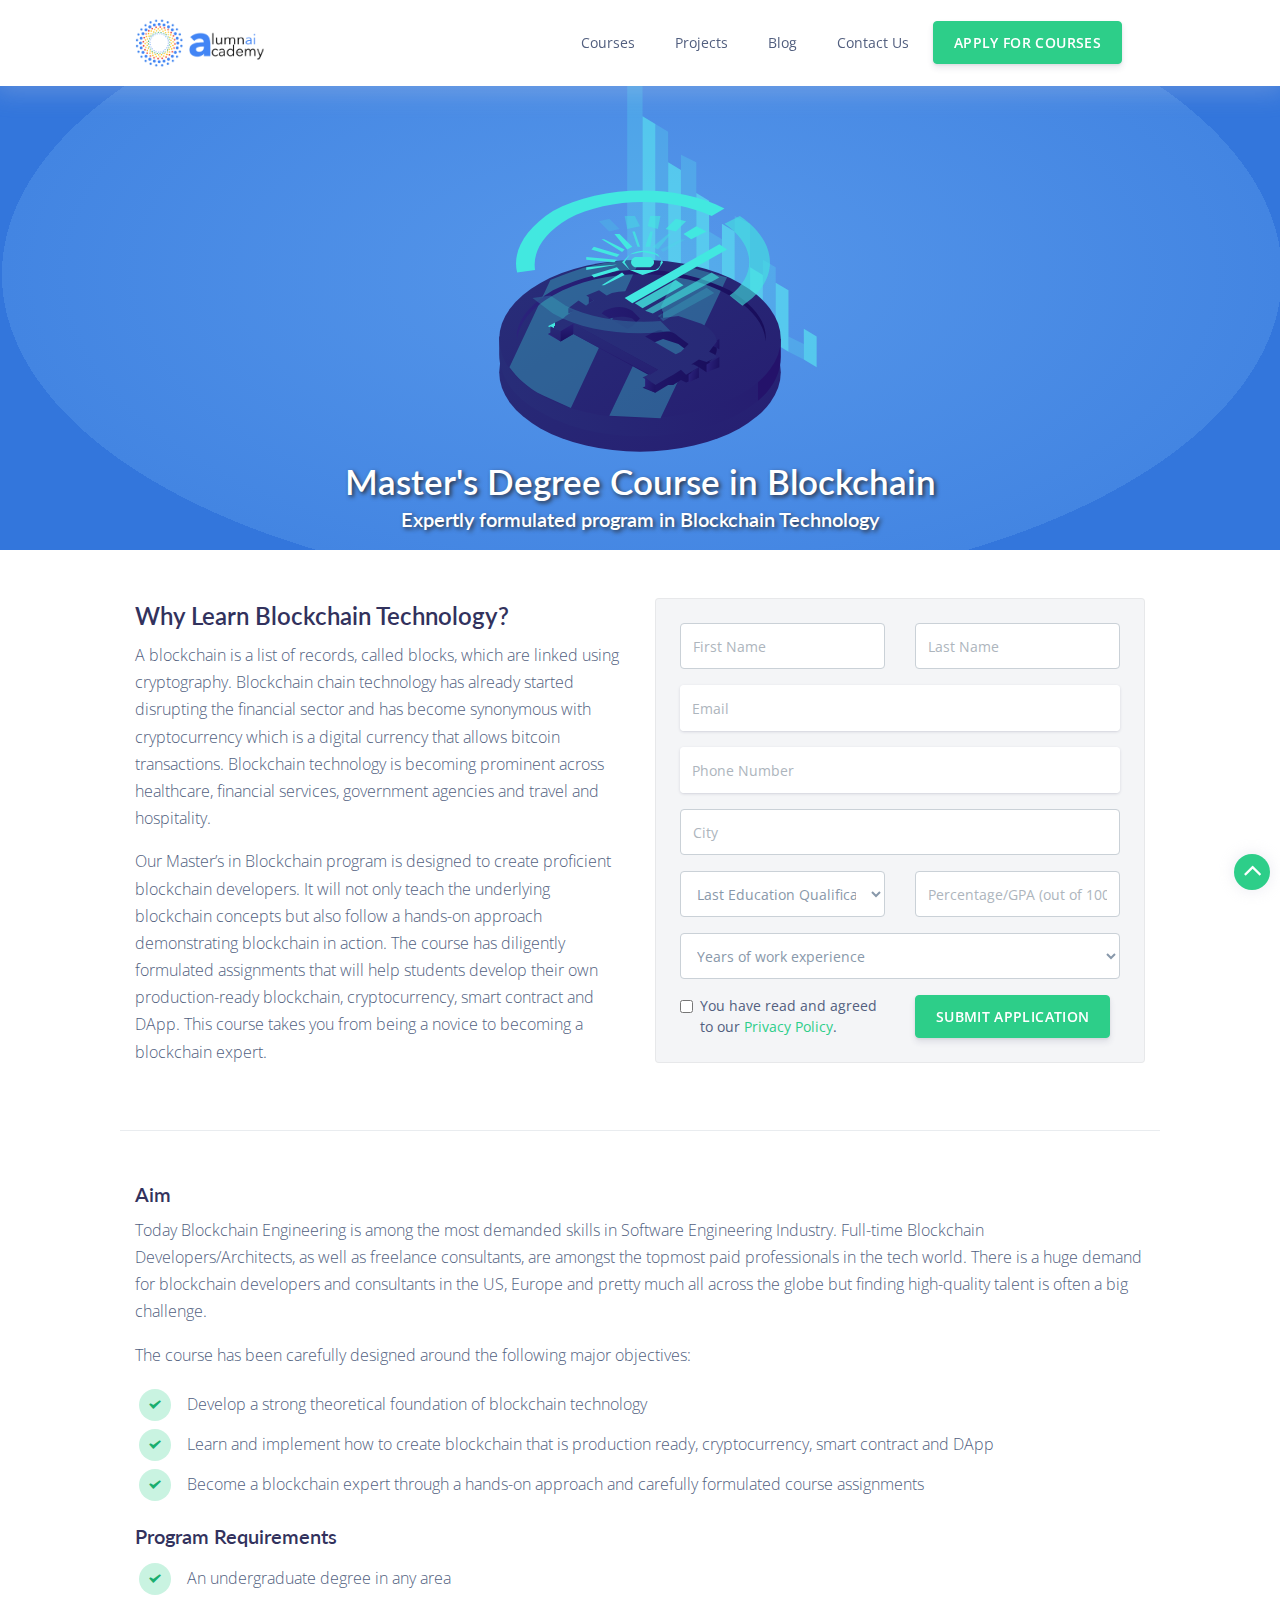
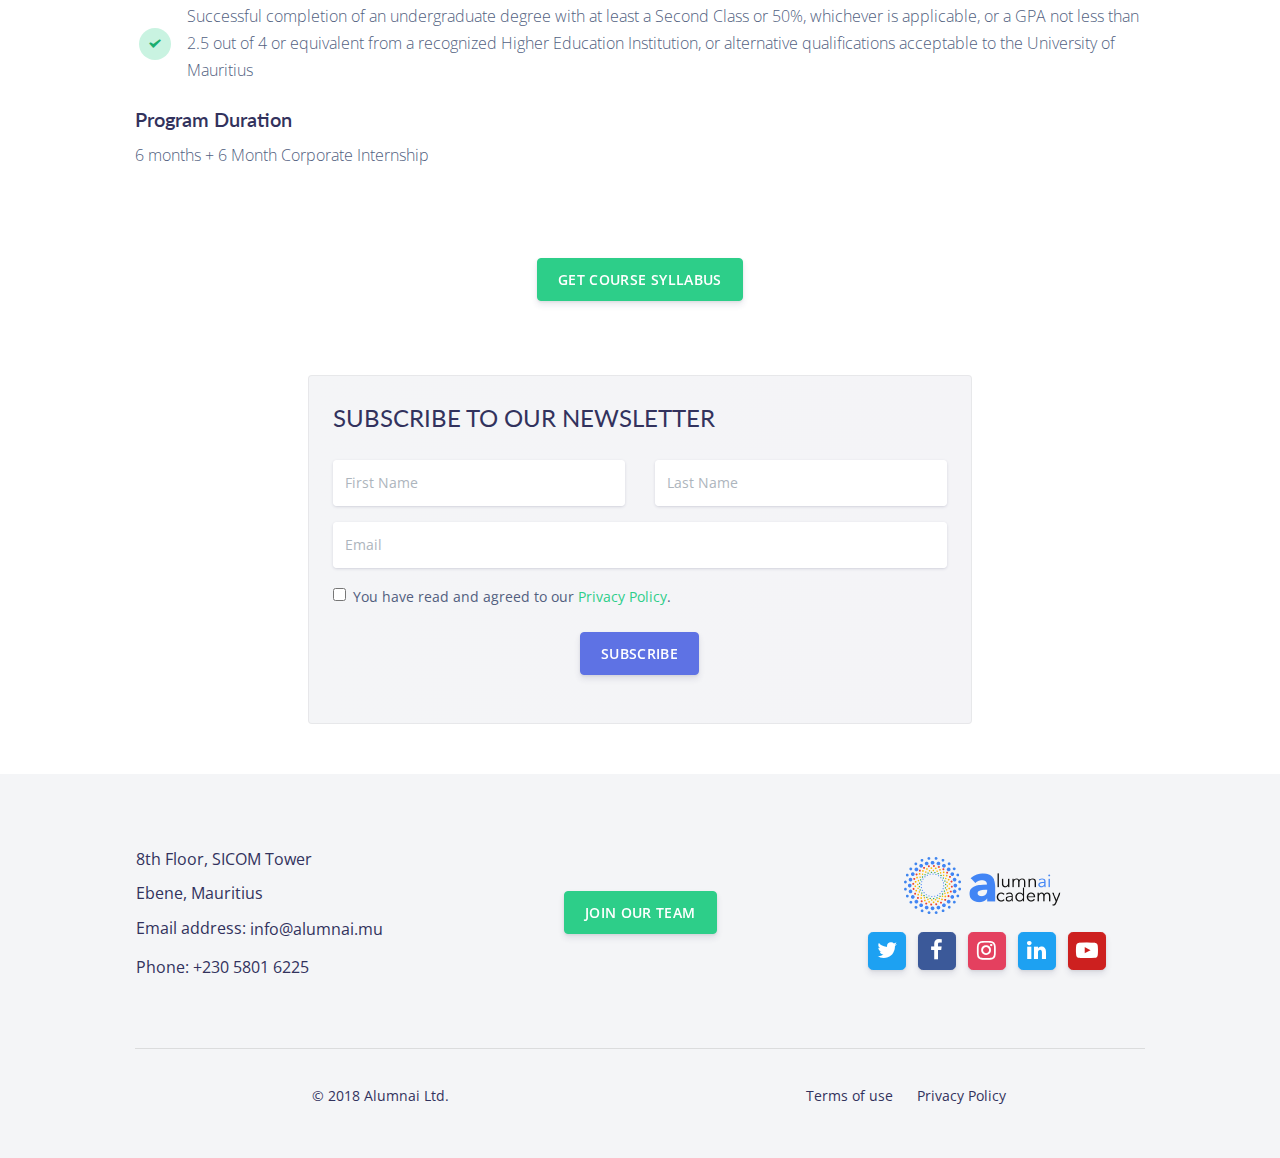
<file: masters-degree-course-in-blockchain.html>
<!DOCTYPE html>
<html lang="en">

<head>
    <meta charset="UTF-8">
    <meta name="viewport" content="width=device-width, initial-scale=1, shrink-to-fit=no">
    <meta name="description" content="Blockchain training to learn cryptocurrencies,DApp, smart contracts in Python with live project internship">
    <meta name="keywords" content="blockchain training course,blockchain education,blockchain developer course,learn blockchain,certification">

    <!-- Google Tag Manager -->
    <script>
        (function(w,d,s,l,i){w[l]=w[l]||[];w[l].push({'gtm.start':
        new Date().getTime(),event:'gtm.js'});var f=d.getElementsByTagName(s)[0],
        j=d.createElement(s),dl=l!='dataLayer'?'&l='+l:'';j.async=true;j.src=
        'https://www.googletagmanager.com/gtm.js?id='+i+dl;f.parentNode.insertBefore(j,f);
        })(window,document,'script','dataLayer','GTM-K5B4SJC');
    </script>
    <!-- End Google Tag Manager -->
 

    <title>AlumnAI : Master's in Blockchain Technologies</title>
    <link rel="shortcut icon" href="/assets/img/favicon-32x32.png" type="image/png">
    <!-- Fonts -->
    <link href='https://fonts.googleapis.com/css?family=Lato' rel='stylesheet'>
    <link href="https://fonts.googleapis.com/css?family=Open+Sans:300,400,600,700" rel="stylesheet">


    <!-- Icons -->
    <link href="assets/vendor/nucleo/css/nucleo.css" rel="stylesheet">
    <link href="assets/css/perfect-scrollbar.css" rel="stylesheet">
    <link href="assets/vendor/font-awesome/css/font-awesome.min.css" rel="stylesheet">
    <link href="assets/css/material-scrolltop.css" rel="stylesheet" type="text/css">

    <!-- Theme CSS -->
    <link type="text/css" href="assets/css/argon.min.css" rel="stylesheet">
    <!-- <link rel="stylesheet" href="assets/css/starrr.css"> -->
    <link rel="stylesheet" href="assets/css/style.min.css">
    <style>
        @media screen and (max-width: 540px){
            .display-3 {
            line-height: 1.0;
            }
            .course-banner-section .m-inner-wrapper h1 {
                bottom: 45px;
            }
            .course-banner-section .m-inner-wrapper h5 {
                bottom: 0px;
            }
        }
    </style>
</head>

<body>
    <!-- Google Tag Manager (noscript) -->
    <noscript><iframe src="https://www.googletagmanager.com/ns.html?id=GTM-K5B4SJC" height="0" width="0" style="display:none;visibility:hidden"></iframe></noscript>
    <!-- End Google Tag Manager (noscript) -->

    <header class="header-global">
        <nav id="navbar-main" class="navbar navbar-main navbar-expand-lg navbar-default fixed-top">
            <div class="container">
                <a class="navbar-brand mr-lg-5" href="/">
                    <div class="brand-img-wrapper"><img src="/assets/img/logo.png" alt="logo" style="height: 50px;"></div>
                </a>
                <button class="navbar-toggler" type="button" data-toggle="collapse" data-target="#navbar_global"
                    aria-controls="navbar_global" aria-expanded="false" aria-label="Toggle navigation">
                    <span class="navbar-toggler-icon"></span>
                </button>
                <div class="navbar-collapse collapse" id="navbar_global">
                    <div class="navbar-collapse-header">
                        <div class="row">
                            <div class="col-6 collapse-brand">
                                <a href="/">
                                    <img src="/assets/img/logo.png" alt="logo" style="height: 50px;">
                                </a>
                            </div>
                            <div class="col-6 collapse-close">
                                <button type="button" class="navbar-toggler" data-toggle="collapse" data-target="#navbar_global"
                                    aria-controls="navbar_global" aria-expanded="false" aria-label="Toggle navigation">
                                    <span></span>
                                    <span></span>
                                </button>
                            </div>
                        </div>
                    </div>

                    <div class="d-md-flex align-items-md-center justify-content-end" style="width: 100%;">
                        <ul class="navbar-nav navbar-nav-hover align-items-lg-center col-auto">
                            <!-- <li class="nav-item dropdown">
                            <a href="#" class="nav-link" data-toggle="dropdown" role="button">
                                <i class="ni ni-ui-04 d-lg-none"></i>
                                <span class="nav-link-inner--text">Programs</span>
                            </a>
                            <div class="dropdown-menu dropdown-menu-xl">
                                <div class="dropdown-menu-inner">
                                    <a href="#" class="media d-flex align-items-center">
                                        <div class="media-body ml-3">
                                        <h6 class="heading text-primary mb-md-1">Data Sciences</h6>
                                        </div>
                                    </a>
                                    <a href="#" class="media d-flex align-items-center">
                                        <div class="media-body ml-3">
                                        <h6 class="heading text-primary mb-md-1">Marketing & Management</h6>
                                        </div>
                                    </a>
                                    <a href="#" class="media d-flex align-items-center">
                                        <div class="media-body ml-3">
                                        <h6 class="heading text-primary mb-md-1">Product Management</h6>
                                        </div>
                                    </a>
                                    <a href="#" class="media d-flex align-items-center">
                                        <div class="media-body ml-3">
                                        <h6 class="heading text-primary mb-md-1">Entrepreneurship</h6>
                                        </div>
                                    </a>
                                    <a href="#" class="media d-flex align-items-center">
                                        <div class="media-body ml-3">
                                        <h6 class="heading text-primary mb-md-1">Technology</h6>
                                        </div>
                                    </a>
                                </div>
                            </div>
                        </li> -->
                            <li class="nav-item dropdown">
                                <a href="#" class="nav-link" data-toggle="dropdown" role="button">
                                    Courses
                                </a>
                                <div class="dropdown-menu dropdown-menu-xl">
                                    <div class="dropdown-menu-inner">
                                        <a href="/data-science-course-for-school-leavers.html" class="media d-flex align-items-center">
                                            <div class="media-body ml-3">
                                                <h6 class="heading mb-md-1">Data Science Course for School Leavers</h6>
                                            </div>
                                        </a>
                                        <a href="/masters-degree-course-in-artificial-intelligence.html" class="media d-flex align-items-center">
                                            <div class="media-body ml-3">
                                                <h6 class="heading mb-md-1">Master's Degree Course in Artificial
                                                    Intelligence(Mauritius)</h6>
                                            </div>
                                        </a>
                                        <a href="/masters-degree-course-in-blockchain.html" class="media d-flex align-items-center">
                                            <div class="media-body ml-3">
                                                <h6 class="heading mb-md-1">Master's Degree Course in Blockchain(Mauritius)</h6>
                                            </div>
                                        </a>
                                        <a href="/masters-degree-course-in-cyber-security.html" class="media d-flex align-items-center">
                                            <div class="media-body ml-3">
                                                <h6 class="heading mb-md-1">Master’s Degree in Cyber Security(Mauritius)</h6>
                                            </div>
                                        </a>
                                    </div>
                                </div>
                            </li>
                            <li class="nav-item">
                                <a href="/projects.html" class="nav-link">Projects</a>
                            </li>
                            <!-- <li class="nav-item">
                    <a href="/case-studies.html" class="nav-link" >Case Studies</a>
                </li> -->
                            <li class="nav-item">
                                <a href="/blog" class="nav-link">Blog</a>
                            </li>
                            <li class="nav-item">
                                <a href="#" class="nav-link" data-toggle="modal" data-target="#contact-us-form">Contact
                                    Us</a>
                            </li>
                            <li class="nav-item">
                                <a href="#" class="btn btn-success" data-toggle="modal" data-target="#modal-form">Apply
                                    For Courses</a>
                            </li>
                        </ul>
                    </div>

                </div>
            </div>
        </nav>
    </header>
    <main>
        <span class="back-top"><i class="fa fa-angle-up"></i></span>

        <!---Hero-->
        <div class="position-relative">
            <!-- shape Hero -->
            <section class="section section-lg section-shaped course-banner-section course-banner-3 p-0">
                <div class="container">
                    <div class="m-inner-wrapper">
                        <h1 class="display-3 text-white text-center">Master's Degree Course in Blockchain</h1>
                        <h5 class="display-3 text-white text-center">Expertly formulated program in Blockchain
                            Technology</h5>
                    </div>
                </div>
                <!-- SVG separator -->
                <!-- <div class="separator separator-bottom separator-skew">
    <svg x="0" y="0" viewBox="0 0 2560 100" preserveAspectRatio="none" version="1.1" xmlns="http://www.w3.org/2000/svg">
        <polygon class="fill-white" points="2560 0 2560 100 0 100"></polygon>
    </svg>
    </div> -->
            </section>
            <!-- 1st Hero Variation -->
        </div>

        <section>
            <div class="container">
                <div class="row mt-5">
                    <div class="col-sm-12 col-md-6">
                        <h4 class="font-weight-bold">Why Learn Blockchain Technology? </h4>
                        <p>A blockchain is a list of records, called blocks, which are linked using cryptography.
                            Blockchain chain technology has already started disrupting the financial sector and has
                            become synonymous with cryptocurrency which is a digital currency that allows bitcoin
                            transactions. Blockchain technology is becoming prominent across healthcare, financial
                            services, government agencies and travel and hospitality.</p>
                        <p>Our Master’s in Blockchain program is designed to create proficient blockchain developers.
                            It will not only teach the underlying blockchain concepts but also follow a hands-on
                            approach demonstrating blockchain in action. The course has diligently formulated
                            assignments that will help students develop their own production-ready blockchain,
                            cryptocurrency, smart contract and DApp. This course takes you from being a novice to
                            becoming a blockchain expert.</p>
                    </div>
                    <div class="col-sm-12 col-md-6">
                        <div class="card bg-secondary">
                            <div class="card-body">
                                <form action="https://alumnai.us19.list-manage.com/subscribe/post" method="POST" role="form">
                                    <input type="hidden" name="u" value="807142b55d0b4fc44e444f06b">
                                    <input type="hidden" name="id" value="30d77b13c4">
                                    <div class="row">
                                        <div class="col-md-6">
                                            <div class="form-group">
                                                <input type="text" class="form-control" placeholder="First Name" name="MERGE1"
                                                    required="required">
                                            </div>
                                        </div>
                                        <div class="col-md-6">
                                            <div class="form-group">
                                                <input type="text" placeholder="Last Name" class="form-control" name="MERGE2"
                                                    required="required" />
                                            </div>
                                        </div>
                                    </div>
                                    <div class="form-group mb-3">
                                        <div class="input-group input-group-alternative">
                                            <input class="form-control" placeholder="Email" type="email" name="MERGE0"
                                                required="required">
                                        </div>
                                    </div>
                                    <div class="form-group mb-3">
                                        <div class="input-group input-group-alternative">
                                            <input class="form-control" placeholder="Phone Number" type="number" name="MERGE4"
                                                required="required">
                                        </div>
                                    </div>
                                    <div class="row">
                                        <div class="col-md-12">
                                            <div class="form-group">
                                                <input type="text" placeholder="City" class="form-control" name="MERGE5"
                                                    required="required" />
                                            </div>
                                        </div>
                                    </div>
                                    <!-- <div class="row">
                                    <div class="col-md-6">
                                        <div class="form-group">
                                        <input type="password" class="form-control" placeholder="Create Password">
                                        </div>
                                    </div>
                                    <div class="col-md-6">
                                        <div class="form-group">
                                        <input type="text" placeholder="City" class="form-control" />
                                        </div>
                                    </div>
                                </div> -->
                                    <div class="row">
                                        <div class="col-md-6">
                                            <select name="MERGE6" data-name="degree" required="required" class="form-input form-control degree-level"
                                                aria-required="true">
                                                <option value="" selected="selected">Last Education Qualification</option>
                                                <option value="B.Tech">B.Tech</option>
                                                <option value="B.E">B.E</option>
                                                <option value="BCA">BCA</option>
                                                <option value="BBA">BBA</option>
                                                <option value="B.Arch">B.Arch</option>
                                                <option value="BSc">BSc</option>
                                                <option value="B.Com">B.Com</option>
                                                <option value="B.A.">B.A.</option>
                                                <option value="B.Stats">B.Stats</option>
                                                <option value="MCA">MCA</option>
                                                <option value="MBA">MBA</option>
                                                <option value="MSc">MSc</option>
                                                <option value="M.A.">M.A.</option>
                                                <option value="M.Com">M.Com</option>
                                                <option value="PhD">PhD</option>
                                                <option value="M.Tech">M.Tech</option>
                                                <option value="Others">Others</option>
                                            </select>
                                        </div>
                                        <div class="col-md-6">
                                            <div class="form-group">
                                                <input type="text" placeholder="Percentage/GPA (out of 100)" class="form-control"
                                                    name="MERGE7" required="required" />
                                            </div>
                                        </div>
                                    </div>
                                    <div class="form-group mb-3">
                                        <select name="MERGE8" required="required" class="form-input form-control total-Years-Of-Exp-level"
                                            aria-required="true">
                                            <option value="" selected="selected">Years of work experience</option>
                                            <option value="0 - 2 years">0 - 2 years</option>
                                            <option value="2 - 5 years">2 - 5 years</option>
                                            <option value="5 - 10 years">5 - 10 years</option>
                                            <option value="10 years and above">10 years and above</option>
                                        </select>
                                    </div>
                                    <div class="row">
                                        <div class="col-md-6">
                                            <div class="form-check">
                                                <input type="checkbox" class="form-check-input" id="exampleCheck1"
                                                    required="required">
                                                <label class="form-check-label" for="exampleCheck1">You have read and
                                                    agreed to our <a href="/privacy-policy.html">Privacy Policy</a>.</label>
                                            </div>
                                        </div>
                                        <div class="col-md-6">
                                            <button type="submit" class="btn btn-success btn-fluid">Submit Application</button>
                                        </div>
                                    </div>
                                </form>
                            </div>
                        </div>
                    </div>
                </div>
                <div class="row mt-5 py-5 border-top">
                    <div class="col-sm-12 col-md-12">
                        <h5 class="font-weight-bold">Aim</h5>
                        <p>Today Blockchain Engineering is among the most demanded skills in Software Engineering
                            Industry. Full-time Blockchain Developers/Architects, as well as freelance consultants, are
                            amongst the topmost paid professionals in the tech world. There is a huge demand for
                            blockchain developers and consultants in the US, Europe and pretty much all across the
                            globe but finding high-quality talent is often a big challenge.</p>
                        <p>The course has been carefully designed around the following major objectives:
                            <ul class="list-unstyled mt-2">
                                <li class="py-1 pl-1">
                                    <div class="d-flex align-items-center">
                                        <div>
                                            <div class="badge badge-circle badge-success mr-3">
                                                <i class="ni ni-check-bold"></i>
                                            </div>
                                        </div>
                                        <div>
                                            <p class="mb-0">Develop a strong theoretical foundation of blockchain
                                                technology</p>
                                        </div>
                                    </div>
                                </li>
                                <li class="py-1 pl-1">
                                    <div class="d-flex align-items-center">
                                        <div>
                                            <div class="badge badge-circle badge-success mr-3">
                                                <i class="ni ni-check-bold"></i>
                                            </div>
                                        </div>
                                        <div>
                                            <p class="mb-0">Learn and implement how to create blockchain that is
                                                production ready, cryptocurrency, smart contract and DApp</p>
                                        </div>
                                    </div>
                                </li>
                                <li class="py-1 pl-1">
                                    <div class="d-flex align-items-center">
                                        <div>
                                            <div class="badge badge-circle badge-success mr-3">
                                                <i class="ni ni-check-bold"></i>
                                            </div>
                                        </div>
                                        <div>
                                            <p class="mb-0">Become a blockchain expert through a hands-on approach and
                                                carefully formulated course assignments</p>
                                        </div>
                                    </div>
                                </li>
                            </ul>
                        </p>
                        <h5 class="font-weight-bold">Program Requirements</h5>
                        <ul class="list-unstyled mt-2">
                            <li class="py-1 pl-1">
                                <div class="d-flex align-items-center">
                                    <div>
                                        <div class="badge badge-circle badge-success mr-3">
                                            <i class="ni ni-check-bold"></i>
                                        </div>
                                    </div>
                                    <div>
                                        <p class="mb-0">An undergraduate degree in any area</p>
                                    </div>
                                </div>
                            </li>
                            <li class="py-1 pl-1">
                                <div class="d-flex align-items-center">
                                    <div>
                                        <div class="badge badge-circle badge-success mr-3">
                                            <i class="ni ni-check-bold"></i>
                                        </div>
                                    </div>
                                    <div>
                                        <p class="mb-0">Successful completion of an undergraduate degree with at
                                            least a Second Class or 50%, whichever is applicable, or a GPA not less
                                            than 2.5 out of 4 or equivalent from a recognized Higher Education
                                            Institution, or alternative qualifications acceptable to the University of
                                            Mauritius</p>
                                    </div>
                                </div>
                            </li>
                        </ul>
                        <h5 class="font-weight-bold">Program Duration</h5>
                        <p>6 months + 6 Month Corporate Internship</p>
                    </div>
                </div>
               
            </div>
        </section>
        <section class="py-4">
            <div class="container text-center">
                <button class="btn btn-success" data-toggle="modal" data-target="#modal-syllabus">GET COURSE SYLLABUS</button>
            </div>
        </section>
        <section class="content-section">
            <div class="container">
                <div class="row justify-content-center">
                    <div class="col-lg-8">
                        <div class="card bg-gradient-secondary">
                            <div class="card-body p-lg-4">
                                <h4>SUBSCRIBE TO OUR NEWSLETTER</h4>
                                <form action="https://alumnai.us19.list-manage.com/subscribe/post" method="POST" role="form"
                                    class="mt-4">
                                    <input type="hidden" name="u" value="807142b55d0b4fc44e444f06b">
                                    <input type="hidden" name="id" value="610ec03260">
                                    <div class="row">
                                        <div class="col-sm-12 col-md-6">
                                            <div class="form-group mb-3">
                                                <div class="input-group input-group-alternative">
                                                    <input class="form-control" placeholder="First Name" type="text"
                                                        name="MERGE1" required="required">
                                                </div>
                                            </div>
                                        </div>
                                        <div class="col-sm-12 col-md-6">
                                            <div class="form-group mb-3">
                                                <div class="input-group input-group-alternative">
                                                    <input class="form-control" placeholder="Last Name" type="text"
                                                        name="MERGE2" required="required">
                                                </div>
                                            </div>
                                        </div>
                                    </div>
                                    <div class="form-group mb-3">
                                        <div class="input-group input-group-alternative">
                                            <input class="form-control" placeholder="Email" type="email" name="MERGE0"
                                                required="required">
                                        </div>
                                    </div>
                                    <div class="form-check">
                                        <input type="checkbox" class="form-check-input" id="exampleCheck16" required="required">
                                        <label class="form-check-label" for="exampleCheck16">You have read and agreed
                                            to our <a href="/privacy-policy.html">Privacy Policy</a>.</label>
                                    </div>
                                    <div class="text-center">
                                        <button type="submit" class="btn btn-primary my-4">SUBSCRIBE</button>
                                    </div>
                                </form>
                            </div>
                        </div>
                    </div>
                </div>
            </div>
        </section>
        <!------------>
    </main>
    <footer class="footer pt-1">
        <div class="container">
            <div class="row row-grid align-items-center my-md">
                <div class="col-lg-4 d-flex justify-content-center">
                    <ul class="footer-list">
                        <li>8th Floor, SICOM Tower</li>
                        <li>Ebene, Mauritius</li>
                        <li>Email address: <svg height="30" width="200">
                                <text x="0" y="15" fill="#32325d"><svg height="30" width="200">
                                        <text x="0" y="20" fill="#32325d">info@alumnai.mu
                                        </text>
                                        Sorry, your browser does not support inline SVG.The email id is info@alumnai.mu
                                    </svg>
                                </text>
                                Sorry, your browser does not support inline SVG.The email id is <svg height="30" width="200">
                                    <text x="0" y="20" fill="#32325d">info@alumnai.mu
                                    </text>
                                    Sorry, your browser does not support inline SVG.The email id is info@alumnai.mu
                                </svg>
                            </svg></li>
                        <li>Phone: +230 5801 6225</li>
                    </ul>
                </div>
                <div class="col-lg-4 d-flex justify-content-center">
                    <a href="http://angel.co/AlumnAi" class="btn btn-success">Join Our Team</a>
                </div>
                <div class="col-lg-4 text-lg-center btn-wrapper justify-content-center">

                    <div class="col-sm-6 col-md-6 col-lg-6 text-center logo-in-the-footer ">
                        <img src="/assets/img/logo.png" alt="AlumnAi Academy">
                    </div>
                    <div class="col-sm-12 col-md-12 col-lg-12 pt-3 text-center">
                        <a target="_blank" href="https://twitter.com/AlumnAIAcademy" class="btn btn-neutral btn-icon-only btn-twitter btn-round btn-lg">
                            <i class="fa fa-twitter"></i>
                        </a>
                        <a target="_blank" href="https://www.facebook.com/alumnAIacademy/" class="btn btn-neutral btn-icon-only btn-facebook btn-round btn-lg">
                            <i class="fa fa-facebook"></i>
                        </a>
                        <a target="_blank" href="https://www.instagram.com/alumnaiacademy/" class="btn btn-neutral btn-icon-only btn-instagram btn-lg">
                            <i class="fa fa-instagram"></i>
                        </a>
                        <a target="_blank" href="https://www.linkedin.com/company/alumnai-academy " class="btn btn-neutral btn-icon-only btn-twitter btn-lg btn-round">
                            <i class="fa fa-linkedin"></i>
                        </a>
                        <a target="_blank" href="https://www.youtube.com/channel/UCIb_XjMd_xTw-1oLkEXlV1Q" class="btn btn-neutral btn-icon-only btn-youtube btn-lg btn-round">
                            <i class="fa fa-youtube-play"></i>
                        </a>
                    </div>
                </div>
            </div>
            <hr>
            <div class="row align-items-center justify-content-md-between">
                <div class="col-md-6 text-center">
                    <div class="copyright">
                        &copy; 2018
                        Alumnai Ltd.
                    </div>
                </div>
                <div class="col-md-6 d-flex justify-content-center">
                    <ul class="nav nav-footer justify-content-end">
                        <li class="nav-item">
                            <a href="/terms-of-use.html" class="nav-link" style="color: #32325d!important;">Terms of
                                use</a>
                        </li>
                        <li class="nav-item">
                            <a href="/privacy-policy.html" class="nav-link" style="color: #32325d!important;">Privacy
                                Policy</a>
                        </li>
                    </ul>
                </div>
            </div>
        </div>
    </footer>

    <!-- Modal -->
    <div class="modal fade" id="modal-form" tabindex="-1" role="dialog" aria-labelledby="modal-form" aria-hidden="true">
        <div class="modal-dialog modal- modal-dialog-centered modal-sm" role="document">
            <div class="modal-content">
                <div class="modal-body p-0">
                    <div class="card bg-secondary shadow border-0">
                        <div class="card-body px-lg-5 py-lg-5">
                            <div class="text-center text-muted mb-4">
                                <button type="button" class="close" data-dismiss="modal">&times;</button>
                                <h5>Register for AlumnAi</h5>
                            </div>
                            <form action="https://alumnai.us19.list-manage.com/subscribe/post" method="POST" role="form">
                                <input type="hidden" name="u" value="807142b55d0b4fc44e444f06b">
                                <input type="hidden" name="id" value="b1cf190bf2">
                                <div class="form-group mb-3">
                                    <div class="input-group input-group-alternative">
                                        <input class="form-control" placeholder="First Name" name="MERGE1" type="text"
                                            required="required">
                                    </div>
                                </div>
                                <div class="form-group mb-3">
                                    <div class="input-group input-group-alternative">
                                        <input class="form-control" placeholder="Last Name" name="MERGE2" type="text"
                                            required="required">
                                    </div>
                                </div>
                                <div class="form-group mb-3">
                                    <div class="input-group input-group-alternative">
                                        <input class="form-control" placeholder="Email" name="MERGE0" type="email"
                                            required="required">
                                    </div>
                                </div>
                                <div class="form-group mb-3">
                                    <div class="input-group input-group-alternative">
                                        <input class="form-control" placeholder="Phone Number" name="MERGE4" type="number"
                                            required="required">
                                    </div>
                                </div>
                                <div class="form-group mb-3">
                                    <select name="MERGE5""  required=" required" class="form-input form-control degree-level"
                                        aria-required="true">
                                        <option value="" selected="selected">Last Education Qualification</option>
                                        <option value="B.Tech">B.Tech</option>
                                        <option value="B.E">B.E</option>
                                        <option value="BCA">BCA</option>
                                        <option value="BBA">BBA</option>
                                        <option value="B.Arch">B.Arch</option>
                                        <option value="BSc">BSc</option>
                                        <option value="B.Com">B.Com</option>
                                        <option value="B.A.">B.A.</option>
                                        <option value="B.Stats">B.Stats</option>
                                        <option value="MCA">MCA</option>
                                        <option value="MBA">MBA</option>
                                        <option value="MSc">MSc</option>
                                        <option value="M.A.">M.A.</option>
                                        <option value="M.Com">M.Com</option>
                                        <option value="PhD">PhD</option>
                                        <option value="M.Tech">M.Tech</option>
                                        <option value="Others">Others</option>
                                    </select>
                                </div>
                                <div class="form-group mb-3">
                                    <div class="input-group input-group-alternative">
                                        <input class="form-control" placeholder="Occupation" name="MERGE6" type="text"
                                            required="required">
                                    </div>
                                </div>
                                <div class="form-group mb-3">
                                    <select name="MMERGE9" id="MMERGE9" required=" required" class="form-input form-control degree-level"
                                        aria-required="true">
                                        <option value="" selected="selected">Course Interested In</option>
                                        <option value="Data Science Course for School Leavers">Data Science Course for School Leavers</option>
                                        <option value="Master's Degree Course in Artificial
                                        Intelligence">Master's Degree Course in Artificial
                                        Intelligence</option>
                                        <option value="Master's Degree Course in Blockchain">Master's Degree Course in Blockchain</option>
                                        <option value="Master’s Degree in Cyber Security">Master’s Degree in Cyber Security</option>
                                    </select>
                                </div>
                                <div class="form-group mb-3">
                                    <div class="input-group input-group-alternative">
                                        <input class="form-control" placeholder="Nationality" type="text" name="MERGE8"
                                            required="required">
                                    </div>
                                </div>
                                <div class="form-check">
                                    <input type="checkbox" class="form-check-input" id="exampleCheck17" required="required">
                                    <label class="form-check-label" for="exampleCheck17">You have read and agreed to
                                        our <a href="/privacy-policy.html">Privacy Policy</a>.</label>
                                </div>
                                <div class="text-center">
                                    <button type="submit" class="btn btn-primary my-4">Submit</button>
                                </div>
                            </form>
                        </div>
                    </div>
                </div>
            </div>
        </div>
    </div>
    <div class="modal fade" id="modal-application" tabindex="-1" role="dialog" aria-labelledby="modal-form" aria-hidden="true">
        <div class="modal-dialog modal- modal-dialog-centered" role="document">
            <div class="modal-content">
                <div class="modal-body p-0">
                    <div class="card bg-secondary shadow border-0">
                        <div class="card-body px-lg-5 py-lg-5">
                            <div class="text-center text-muted mb-4">
                                <h4>Download the detailed syllabus</h4>
                                <h6>Fill in your details here and download a detailed syllabus of the course</h6>
                            </div>
                            <form role="form">
                                <div class="row">
                                    <div class="col-md-6">
                                        <div class="form-group">
                                            <input type="text" class="form-control" placeholder="First Name">
                                        </div>
                                    </div>
                                    <div class="col-md-6">
                                        <div class="form-group">
                                            <input type="text" placeholder="Last Name" class="form-control" />
                                        </div>
                                    </div>
                                </div>
                                <div class="form-group mb-3">
                                    <div class="input-group input-group-alternative">
                                        <input class="form-control" placeholder="Email" type="email">
                                    </div>
                                </div>
                                <div class="form-group mb-3">
                                    <div class="input-group input-group-alternative">
                                        <input class="form-control" placeholder="Phone Number" type="number">
                                    </div>
                                </div>
                                <div class="row">
                                    <div class="col-md-6">
                                        <div class="form-group">
                                            <input type="password" class="form-control" placeholder="Create Password">
                                        </div>
                                    </div>
                                    <div class="col-md-6">
                                        <div class="form-group">
                                            <input type="text" placeholder="City" class="form-control" />
                                        </div>
                                    </div>
                                </div>
                                <div class="row">
                                    <div class="col-md-6">
                                        <select name="lastEduQualification" data-name="degree" required="required"
                                            class="form-input form-control degree-level" aria-required="true">
                                            <option value="" selected="selected">Last Education Qualification</option>
                                            <option value="B.Tech">B.Tech</option>
                                            <option value="B.E">B.E</option>
                                            <option value="BCA">BCA</option>
                                            <option value="BBA">BBA</option>
                                            <option value="B.Arch">B.Arch</option>
                                            <option value="BSc">BSc</option>
                                            <option value="B.Com">B.Com</option>
                                            <option value="B.A.">B.A.</option>
                                            <option value="B.Stats">B.Stats</option>
                                            <option value="MCA">MCA</option>
                                            <option value="MBA">MBA</option>
                                            <option value="MSc">MSc</option>
                                            <option value="M.A.">M.A.</option>
                                            <option value="M.Com">M.Com</option>
                                            <option value="PhD">PhD</option>
                                            <option value="M.Tech">M.Tech</option>
                                            <option value="Others">Others</option>
                                        </select>
                                    </div>
                                    <div class="col-md-6">
                                        <div class="form-group">
                                            <input type="text" placeholder="Percentage/GPA (out of 100)" class="form-control" />
                                        </div>
                                    </div>
                                </div>
                                <div class="form-group mb-3">
                                    <select name="yearsOfExp" required="required" class="form-input form-control total-Years-Of-Exp-level"
                                        aria-required="true">
                                        <option value="" selected="selected">Years of work experience</option>
                                        <option value="0 - 2 years">0 - 2 years</option>
                                        <option value="2 - 5 years">2 - 5 years</option>
                                        <option value="5 - 10 years">5 - 10 years</option>
                                        <option value="10 years and above">10 years and above</option>
                                    </select>
                                </div>
                                <div class="row">
                                    <div class="col-md-6">
                                        <div class="form-check">
                                            <input type="checkbox" class="form-check-input" id="exampleCheck12">
                                            <label class="form-check-label" for="exampleCheck12">I agree to Terms &
                                                conditions.</label>
                                        </div>
                                    </div>
                                    <div class="col-md-6">
                                        <button class="btn btn-success btn-fluid">Submit Application</button>
                                    </div>
                                </div>
                            </form>
                        </div>
                    </div>
                </div>
            </div>
        </div>
    </div>
    <div class="modal fade" id="modal-syllabus" tabindex="-1" role="dialog" aria-labelledby="modal-form" aria-hidden="true">
        <div class="modal-dialog modal- modal-dialog-centered" role="document">
            <div class="modal-content">
                <div class="modal-body p-0">
                    <div class="card bg-secondary shadow border-0">
                        <div class="card-body px-lg-5 py-lg-5">
                            <div class="text-center text-muted mb-4">
                                <h4>Course Syllabus</h4>
                                <h6>Master's Degree Course in Blockchain</h6>
                            </div>
                            <form action="https://alumnai.us19.list-manage.com/subscribe/post" method="POST" role="form">
                                <input type="hidden" name="u" value="807142b55d0b4fc44e444f06b">
                                <input type="hidden" name="id" value="9b02544c71">
                                <div class="row">
                                    <div class="col-md-6">
                                        <div class="form-group">
                                            <input type="text" class="form-control" placeholder="First Name" name="MERGE1"
                                                required="required">
                                        </div>
                                    </div>
                                    <div class="col-md-6">
                                        <div class="form-group">
                                            <input type="text" placeholder="Last Name" class="form-control" name="MERGE2"
                                                required="required" />
                                        </div>
                                    </div>
                                </div>
                                <div class="form-group mb-3">
                                    <div class="input-group input-group-alternative">
                                        <input class="form-control" placeholder="Email" type="email" name="MERGE0"
                                            required="required">
                                    </div>
                                </div>
                                <div class="form-group mb-3">
                                    <div class="input-group input-group-alternative">
                                        <input class="form-control" placeholder="Phone Number" type="number" name="MERGE4"
                                            required="required">
                                    </div>
                                </div>
                                <div class="form-group mb-3">
                                    <div class="input-group input-group-alternative">
                                        <input class="form-control" placeholder="Occupation" type="text" name="MERGE5"
                                            required="required">
                                    </div>
                                </div>
                                <div class="form-check">
                                    <input type="checkbox" class="form-check-input" id="exampleCheck13" required="required">
                                    <label class="form-check-label" for="exampleCheck13">You have read and agreed to
                                        our <a href="/privacy-policy.html">Privacy Policy</a>.</label>
                                </div>
                                <div class="mb-3 mt-3 text-center">
                                    <button class="btn btn-success btn-fluid">GET COURSE SYLLABUS</button>
                                </div>
                            </form>
                        </div>
                    </div>
                </div>
            </div>
        </div>
    </div>
    <div class="modal fade" id="contact-us-form" tabindex="-1" role="dialog" aria-labelledby="modal-form" aria-hidden="true">
        <div class="modal-dialog modal- modal-dialog-centered" role="document">
            <div class="modal-content">
                <div class="modal-body p-0">
                    <div class="card bg-secondary shadow border-0">
                        <div class="card-body px-lg-5 py-lg-5">
                            <div class="text-center text-muted mb-4">
                                <h5>Contact Us</h5>
                            </div>
                            <form action="https://alumnai.us19.list-manage.com/subscribe/post" method="POST" role="form">
                                <input type="hidden" name="u" value="807142b55d0b4fc44e444f06b">
                                <input type="hidden" name="id" value="467c68623e">
                                <div class="form-group mb-3">
                                    <div class="input-group input-group-alternative">
                                        <input class="form-control" placeholder="First Name" name="MERGE1" type="text"
                                            required="required">
                                    </div>
                                </div>
                                <div class="form-group mb-3">
                                    <div class="input-group input-group-alternative">
                                        <input class="form-control" placeholder="Last Name" name="MERGE2" type="text"
                                            required="required">
                                    </div>
                                </div>
                                <div class="form-group mb-3">
                                    <div class="input-group input-group-alternative">
                                        <input class="form-control" placeholder="Email" name="MERGE0" type="email"
                                            required="required">
                                    </div>
                                </div>
                                <div class="form-group mb-3">
                                    <textarea class="form-control" id="exampleFormControlTextarea1" rows="3"
                                        placeholder="Write you message here..." name="MERGE5" required="required"></textarea>
                                </div>
                                <div class="text-center">
                                    <button type="submit" class="btn btn-primary my-4">Submit</button>
                                </div>
                            </form>
                        </div>
                    </div>
                </div>
            </div>
        </div>
    </div>
    <!-- <button class="material-scrolltop" type="button"></button> -->

    <!-- Core -->
    <script src="assets/vendor/jquery/jquery.min.js"></script>
    <!-- <script src="assets/vendor/popper/popper.min.js"></script> -->
    <script src="assets/vendor/bootstrap/bootstrap.min.js"></script>
    <!-- <script src="assets/vendor/headroom/headroom.min.js"></script> -->

    <!-- Theme JS -->
    <script src="/assets/js/argon.min.js"></script>
    <!-- <script src="/assets/js/starrr.js"></script> -->
    <!-- <script src="assets/js/perfect-scrollbar.js"></script> -->
    <script src="/assets/js/main.min.js"></script>
</body>

</html>
</file>
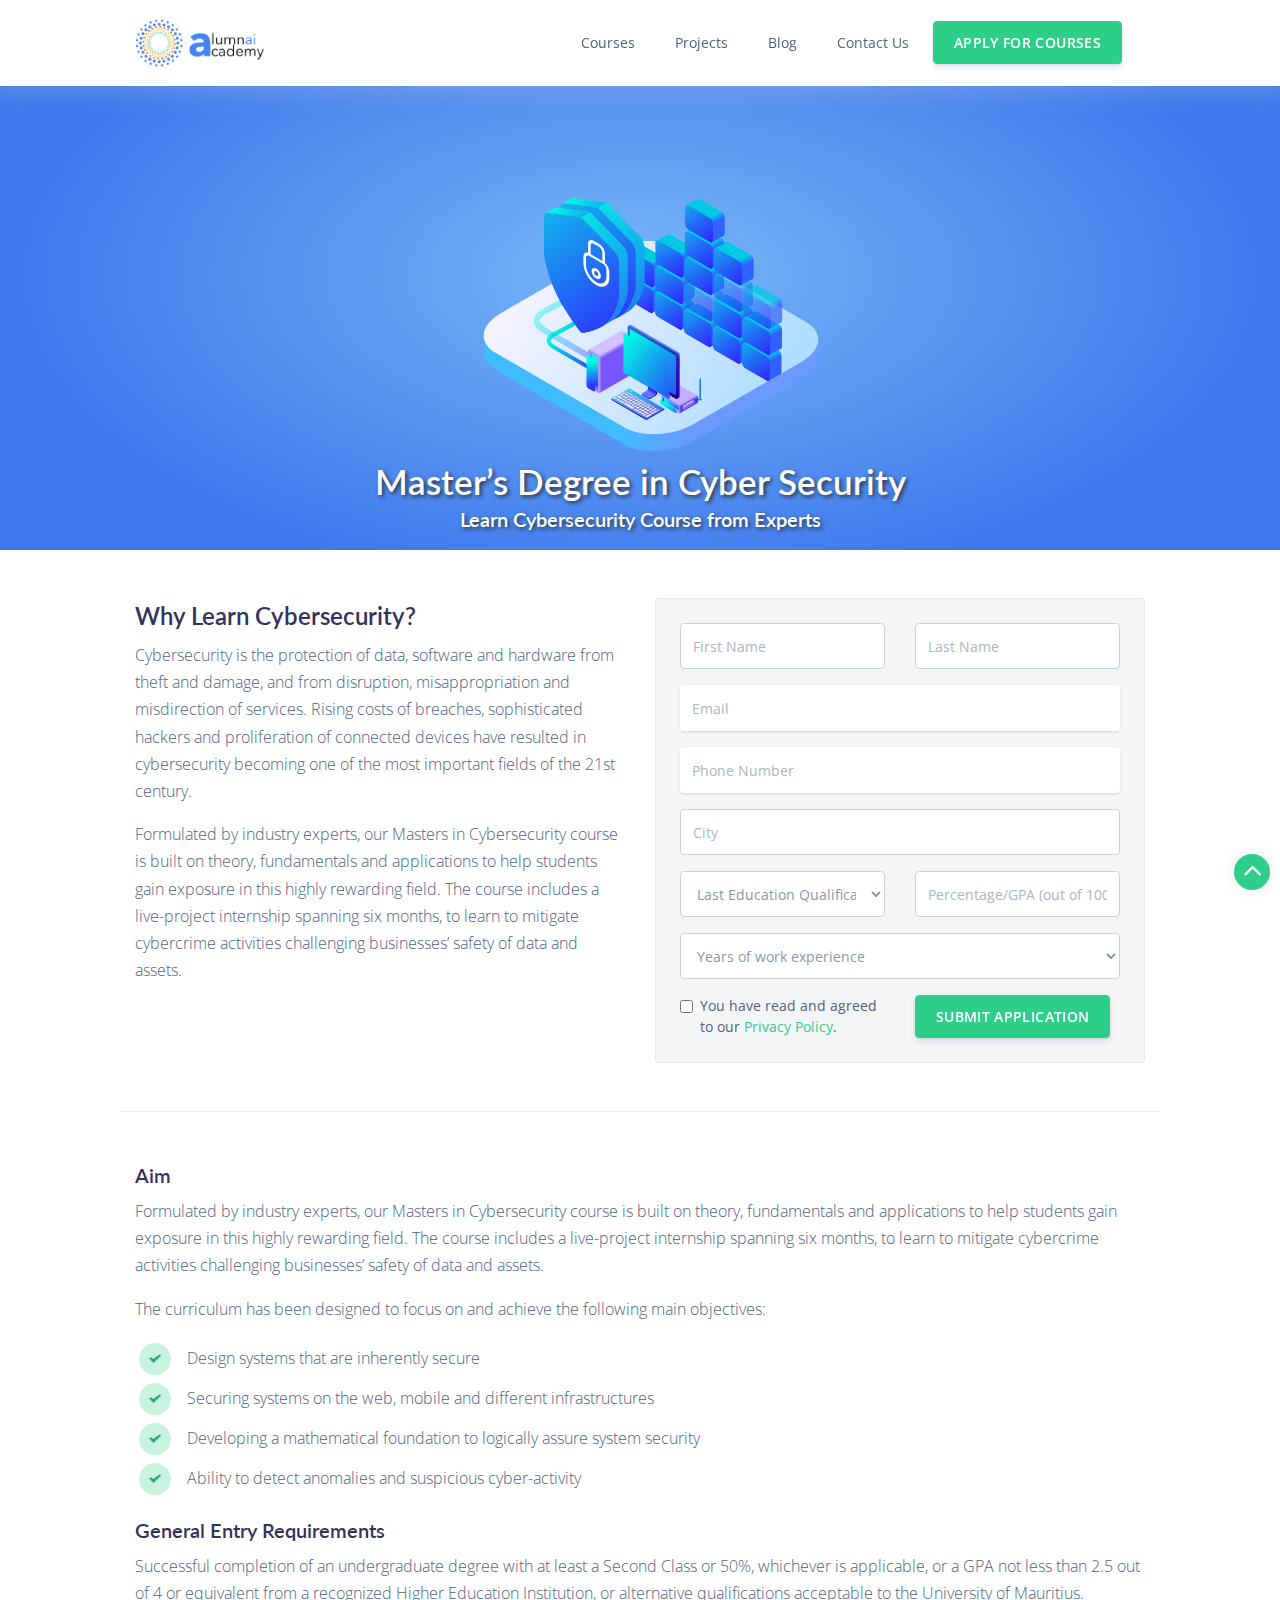
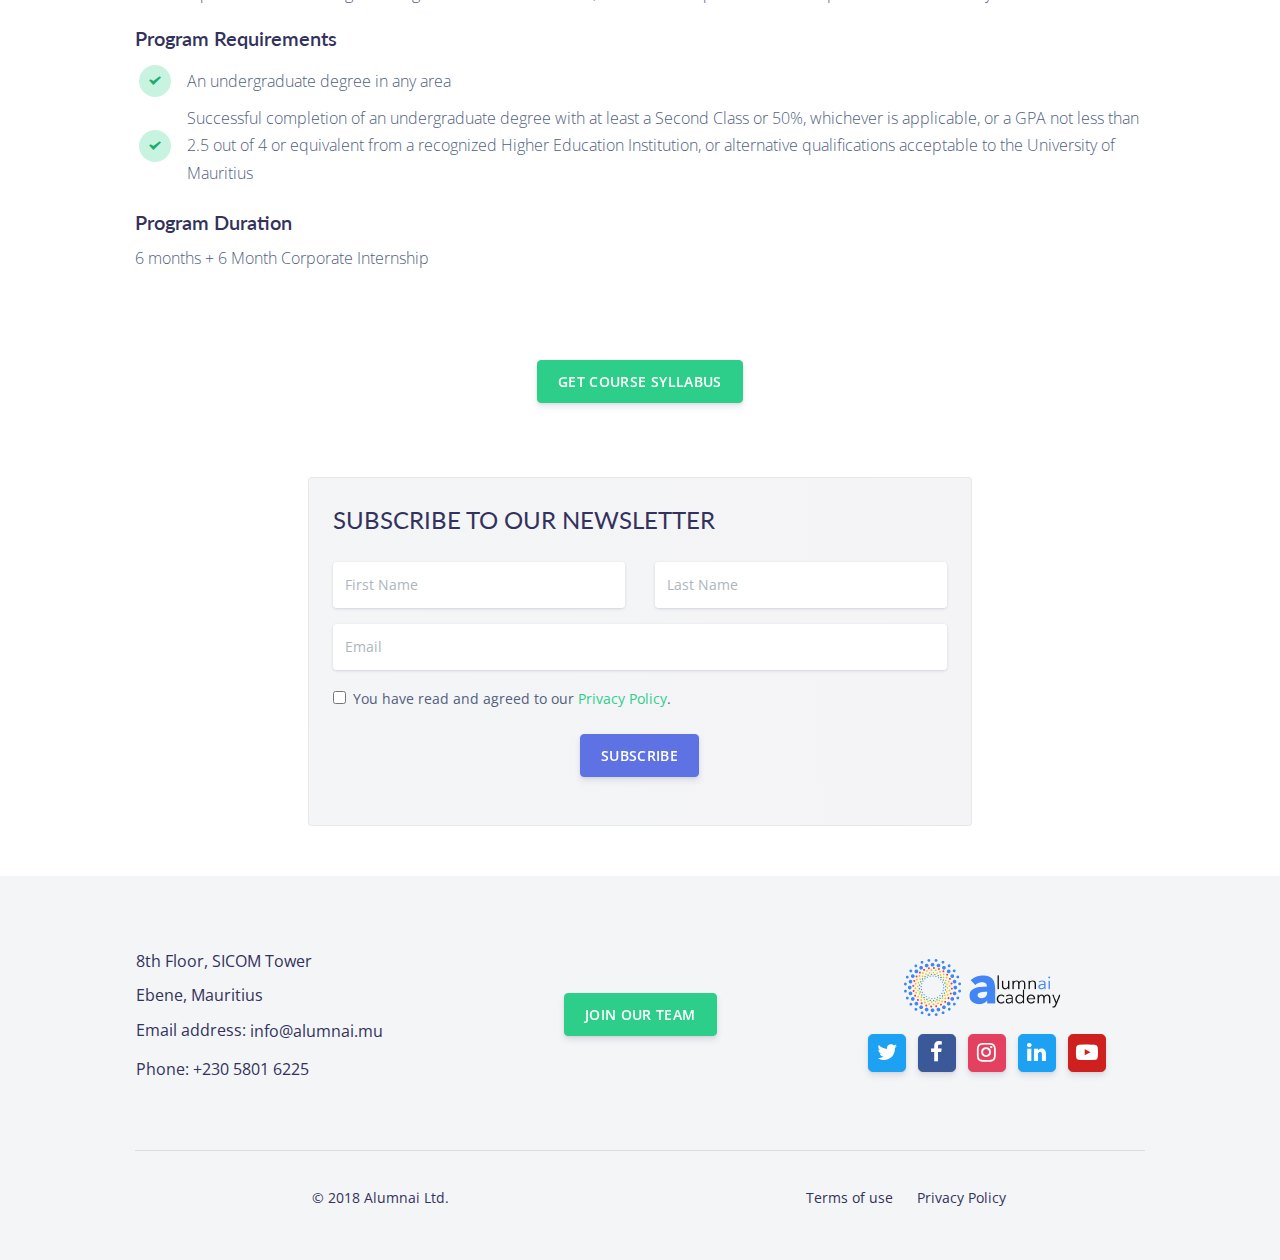
<file: masters-degree-course-in-cyber-security.html>
<!DOCTYPE html>
<html lang="en">

<head>
    <meta charset="UTF-8">
    <meta name="viewport" content="width=device-width, initial-scale=1, shrink-to-fit=no">
    <meta name="description" content="Blockchain training to learn cryptocurrencies,DApp, smart contracts in Python with live project internship">
    <meta name="keywords" content="blockchain training course,blockchain education,blockchain developer course,learn blockchain,certification">

    <!-- Google Tag Manager -->
    <script>
        (function(w,d,s,l,i){w[l]=w[l]||[];w[l].push({'gtm.start':
        new Date().getTime(),event:'gtm.js'});var f=d.getElementsByTagName(s)[0],
        j=d.createElement(s),dl=l!='dataLayer'?'&l='+l:'';j.async=true;j.src=
        'https://www.googletagmanager.com/gtm.js?id='+i+dl;f.parentNode.insertBefore(j,f);
        })(window,document,'script','dataLayer','GTM-K5B4SJC');
    </script>
    <!-- End Google Tag Manager -->


    <title>AlumnAI : Master’s Degree in Cyber Security</title>
    <link rel="shortcut icon" href="/assets/img/favicon-32x32.png" type="image/png">
    <!-- Fonts -->
    <link href='https://fonts.googleapis.com/css?family=Lato' rel='stylesheet'>
    <link href="https://fonts.googleapis.com/css?family=Open+Sans:300,400,600,700" rel="stylesheet">


    <!-- Icons -->
    <link href="assets/vendor/nucleo/css/nucleo.css" rel="stylesheet">
    <link href="assets/css/perfect-scrollbar.css" rel="stylesheet">
    <link href="assets/vendor/font-awesome/css/font-awesome.min.css" rel="stylesheet">
    <link href="assets/css/material-scrolltop.css" rel="stylesheet" type="text/css">

    <!-- Theme CSS -->
    <link type="text/css" href="assets/css/argon.min.css" rel="stylesheet">
    <!-- <link rel="stylesheet" href="assets/css/starrr.css"> -->
    <link rel="stylesheet" href="assets/css/style.min.css">
</head>

<body>
    <!-- Google Tag Manager (noscript) -->
    <noscript><iframe src="https://www.googletagmanager.com/ns.html?id=GTM-K5B4SJC" height="0" width="0" style="display:none;visibility:hidden"></iframe></noscript>
    <!-- End Google Tag Manager (noscript) -->

    <header class="header-global">
        <nav id="navbar-main" class="navbar navbar-main navbar-expand-lg navbar-default fixed-top">
            <div class="container">
                <a class="navbar-brand mr-lg-5" href="/">
                    <div class="brand-img-wrapper"><img src="/assets/img/logo.png" alt="logo" style="height: 50px;"></div>
                </a>
                <button class="navbar-toggler" type="button" data-toggle="collapse" data-target="#navbar_global"
                    aria-controls="navbar_global" aria-expanded="false" aria-label="Toggle navigation">
                    <span class="navbar-toggler-icon"></span>
                </button>
                <div class="navbar-collapse collapse" id="navbar_global">
                    <div class="navbar-collapse-header">
                        <div class="row">
                            <div class="col-6 collapse-brand">
                                <a href="/">
                                    <img src="/assets/img/logo.png" alt="logo" style="height: 50px;">
                                </a>
                            </div>
                            <div class="col-6 collapse-close">
                                <button type="button" class="navbar-toggler" data-toggle="collapse" data-target="#navbar_global"
                                    aria-controls="navbar_global" aria-expanded="false" aria-label="Toggle navigation">
                                    <span></span>
                                    <span></span>
                                </button>
                            </div>
                        </div>
                    </div>

                    <div class="d-md-flex align-items-md-center justify-content-end" style="width: 100%;">
                        <ul class="navbar-nav navbar-nav-hover align-items-lg-center col-auto">
                            <!-- <li class="nav-item dropdown">
                            <a href="#" class="nav-link" data-toggle="dropdown" role="button">
                                <i class="ni ni-ui-04 d-lg-none"></i>
                                <span class="nav-link-inner--text">Programs</span>
                            </a>
                            <div class="dropdown-menu dropdown-menu-xl">
                                <div class="dropdown-menu-inner">
                                    <a href="#" class="media d-flex align-items-center">
                                        <div class="media-body ml-3">
                                        <h6 class="heading text-primary mb-md-1">Data Sciences</h6>
                                        </div>
                                    </a>
                                    <a href="#" class="media d-flex align-items-center">
                                        <div class="media-body ml-3">
                                        <h6 class="heading text-primary mb-md-1">Marketing & Management</h6>
                                        </div>
                                    </a>
                                    <a href="#" class="media d-flex align-items-center">
                                        <div class="media-body ml-3">
                                        <h6 class="heading text-primary mb-md-1">Product Management</h6>
                                        </div>
                                    </a>
                                    <a href="#" class="media d-flex align-items-center">
                                        <div class="media-body ml-3">
                                        <h6 class="heading text-primary mb-md-1">Entrepreneurship</h6>
                                        </div>
                                    </a>
                                    <a href="#" class="media d-flex align-items-center">
                                        <div class="media-body ml-3">
                                        <h6 class="heading text-primary mb-md-1">Technology</h6>
                                        </div>
                                    </a>
                                </div>
                            </div>
                        </li> -->
                            <li class="nav-item dropdown">
                                <a href="#" class="nav-link" data-toggle="dropdown" role="button">
                                    Courses
                                </a>
                                <div class="dropdown-menu dropdown-menu-xl">
                                    <div class="dropdown-menu-inner">
                                        <a href="/data-science-course-for-school-leavers.html" class="media d-flex align-items-center">
                                            <div class="media-body ml-3">
                                                <h6 class="heading mb-md-1">Data Science Course for School Leavers</h6>
                                            </div>
                                        </a>
                                        <a href="/masters-degree-course-in-artificial-intelligence.html" class="media d-flex align-items-center">
                                            <div class="media-body ml-3">
                                                <h6 class="heading mb-md-1">Master's Degree Course in Artificial
                                                    Intelligence(Mauritius)</h6>
                                            </div>
                                        </a>
                                        <a href="/masters-degree-course-in-blockchain.html" class="media d-flex align-items-center">
                                            <div class="media-body ml-3">
                                                <h6 class="heading mb-md-1">Master's Degree Course in Blockchain(Mauritius)</h6>
                                            </div>
                                        </a>
                                        <a href="/masters-degree-course-in-cyber-security.html" class="media d-flex align-items-center">
                                            <div class="media-body ml-3">
                                                <h6 class="heading mb-md-1">Master’s Degree in Cyber Security(Mauritius)</h6>
                                            </div>
                                        </a>
                                    </div>
                                </div>
                            </li>
                            <li class="nav-item">
                                <a href="/projects.html" class="nav-link">Projects</a>
                            </li>
                            <!-- <li class="nav-item">
                    <a href="/case-studies.html" class="nav-link" >Case Studies</a>
                </li> -->
                            <li class="nav-item">
                                <a href="/blog" class="nav-link">Blog</a>
                            </li>
                            <li class="nav-item">
                                <a href="#" class="nav-link" data-toggle="modal" data-target="#contact-us-form">Contact
                                    Us</a>
                            </li>
                            <li class="nav-item">
                                <a href="#" class="btn btn-success" data-toggle="modal" data-target="#modal-form">Apply
                                    For Courses</a>
                            </li>
                        </ul>
                    </div>

                </div>
            </div>
        </nav>
    </header>
    <main>
        <span class="back-top"><i class="fa fa-angle-up"></i></span>

        <!---Hero-->
        <div class="position-relative">
            <!-- shape Hero -->
            <section class="section section-lg section-shaped course-banner-section course-banner-4 p-0">
                <div class="container">
                    <div class="m-inner-wrapper">
                        <h1 class="display-3 text-white text-center">Master’s Degree in Cyber Security</h1>
                        <h5 class="display-3 text-white text-center">Learn Cybersecurity Course from Experts</h5>
                    </div>
                </div>
                <!-- SVG separator -->
                <!-- <div class="separator separator-bottom separator-skew">
    <svg x="0" y="0" viewBox="0 0 2560 100" preserveAspectRatio="none" version="1.1" xmlns="http://www.w3.org/2000/svg">
        <polygon class="fill-white" points="2560 0 2560 100 0 100"></polygon>
    </svg>
    </div> -->
            </section>
            <!-- 1st Hero Variation -->
        </div>

        <section>
            <div class="container">
                <div class="row mt-5">
                    <div class="col-sm-12 col-md-6">
                        <h4 class="font-weight-bold">Why Learn Cybersecurity?</h4>
                        <p>Cybersecurity is the protection of data, software and hardware from theft and damage, and
                            from disruption, misappropriation and misdirection of services. Rising costs of breaches,
                            sophisticated hackers and proliferation of connected devices have resulted in cybersecurity
                            becoming one of the most important fields of the 21st century.

                            <p>Formulated by industry experts, our Masters in Cybersecurity course is built on theory,
                                fundamentals and applications to help students gain exposure in this highly rewarding
                                field. The course includes a live-project internship spanning six months, to learn to
                                mitigate cybercrime activities challenging businesses’ safety of data and assets.</p>
                        </p>
                    </div>
                    <div class="col-sm-12 col-md-6">
                        <div class="card bg-secondary">
                            <div class="card-body">
                                <form action="https://alumnai.us19.list-manage.com/subscribe/post" method="POST" role="form">
                                    <input type="hidden" name="u" value="807142b55d0b4fc44e444f06b">
                                    <input type="hidden" name="id" value="3542a5505e">
                                    <div class="row">
                                        <div class="col-md-6">
                                            <div class="form-group">
                                                <input type="text" class="form-control" placeholder="First Name" name="MERGE1"
                                                    required="required">
                                            </div>
                                        </div>
                                        <div class="col-md-6">
                                            <div class="form-group">
                                                <input type="text" placeholder="Last Name" class="form-control" name="MERGE2"
                                                    required="required" />
                                            </div>
                                        </div>
                                    </div>
                                    <div class="form-group mb-3">
                                        <div class="input-group input-group-alternative">
                                            <input class="form-control" placeholder="Email" type="email" name="MERGE0"
                                                required="required">
                                        </div>
                                    </div>
                                    <div class="form-group mb-3">
                                        <div class="input-group input-group-alternative">
                                            <input class="form-control" placeholder="Phone Number" type="number" name="MERGE4"
                                                required="required">
                                        </div>
                                    </div>
                                    <div class="row">
                                        <div class="col-md-12">
                                            <div class="form-group">
                                                <input type="text" placeholder="City" class="form-control" name="MERGE5"
                                                    required="required" />
                                            </div>
                                        </div>
                                    </div>
                                    <!-- <div class="row">
                                    <div class="col-md-6">
                                        <div class="form-group">
                                        <input type="password" class="form-control" placeholder="Create Password">
                                        </div>
                                    </div>
                                    <div class="col-md-6">
                                        <div class="form-group">
                                        <input type="text" placeholder="City" class="form-control" />
                                        </div>
                                    </div>
                                </div> -->
                                    <div class="row">
                                        <div class="col-md-6">
                                            <select name="MERGE6" data-name="degree" required="required" class="form-input form-control degree-level"
                                                aria-required="true">
                                                <option value="" selected="selected">Last Education Qualification</option>
                                                <option value="B.Tech">B.Tech</option>
                                                <option value="B.E">B.E</option>
                                                <option value="BCA">BCA</option>
                                                <option value="BBA">BBA</option>
                                                <option value="B.Arch">B.Arch</option>
                                                <option value="BSc">BSc</option>
                                                <option value="B.Com">B.Com</option>
                                                <option value="B.A.">B.A.</option>
                                                <option value="B.Stats">B.Stats</option>
                                                <option value="MCA">MCA</option>
                                                <option value="MBA">MBA</option>
                                                <option value="MSc">MSc</option>
                                                <option value="M.A.">M.A.</option>
                                                <option value="M.Com">M.Com</option>
                                                <option value="PhD">PhD</option>
                                                <option value="M.Tech">M.Tech</option>
                                                <option value="Others">Others</option>
                                            </select>
                                        </div>
                                        <div class="col-md-6">
                                            <div class="form-group">
                                                <input type="text" placeholder="Percentage/GPA (out of 100)" class="form-control"
                                                    name="MERGE7" required="required" />
                                            </div>
                                        </div>
                                    </div>
                                    <div class="form-group mb-3">
                                        <select name="MERGE8" required="required" class="form-input form-control total-Years-Of-Exp-level"
                                            aria-required="true">
                                            <option value="" selected="selected">Years of work experience</option>
                                            <option value="0 - 2 years">0 - 2 years</option>
                                            <option value="2 - 5 years">2 - 5 years</option>
                                            <option value="5 - 10 years">5 - 10 years</option>
                                            <option value="10 years and above">10 years and above</option>
                                        </select>
                                    </div>
                                    <div class="row">
                                        <div class="col-md-6">
                                            <div class="form-check">
                                                <input type="checkbox" class="form-check-input" id="exampleCheck1"
                                                    required="required">
                                                <label class="form-check-label" for="exampleCheck1">You have read and
                                                    agreed to our <a href="/privacy-policy.html">Privacy Policy</a>.</label>
                                            </div>
                                        </div>
                                        <div class="col-md-6">
                                            <button type="submit" class="btn btn-success btn-fluid">Submit Application</button>
                                        </div>
                                    </div>
                                </form>
                            </div>
                        </div>
                    </div>
                </div>
                <div class="row mt-5 py-5 border-top">
                    <div class="col-sm-12 col-md-12">
                        <h5 class="font-weight-bold">Aim</h5>
                        <p>Formulated by industry experts, our Masters in Cybersecurity course is built on theory,
                            fundamentals and applications to help students gain exposure in this highly rewarding
                            field. The course includes a live-project internship spanning six months, to learn to
                            mitigate cybercrime activities challenging businesses’ safety of data and assets.</p>
                        <p>The curriculum has been designed to focus on and achieve the following main objectives:
                            <ul class="list-unstyled mt-2">
                                <li class="py-1 pl-1">
                                    <div class="d-flex align-items-center">
                                        <div>
                                            <div class="badge badge-circle badge-success mr-3">
                                                <i class="ni ni-check-bold"></i>
                                            </div>
                                        </div>
                                        <div>
                                            <p class="mb-0">Design systems that are inherently secure</p>
                                        </div>
                                    </div>
                                </li>
                                <li class="py-1 pl-1">
                                    <div class="d-flex align-items-center">
                                        <div>
                                            <div class="badge badge-circle badge-success mr-3">
                                                <i class="ni ni-check-bold"></i>
                                            </div>
                                        </div>
                                        <div>
                                            <p class="mb-0">Securing systems on the web, mobile and different
                                                infrastructures</p>
                                        </div>
                                    </div>
                                </li>
                                <li class="py-1 pl-1">
                                    <div class="d-flex align-items-center">
                                        <div>
                                            <div class="badge badge-circle badge-success mr-3">
                                                <i class="ni ni-check-bold"></i>
                                            </div>
                                        </div>
                                        <div>
                                            <p class="mb-0">Developing a mathematical foundation to logically assure
                                                system security</p>
                                        </div>
                                    </div>
                                </li>
                                <li class="py-1 pl-1">
                                    <div class="d-flex align-items-center">
                                        <div>
                                            <div class="badge badge-circle badge-success mr-3">
                                                <i class="ni ni-check-bold"></i>
                                            </div>
                                        </div>
                                        <div>
                                            <p class="mb-0">Ability to detect anomalies and suspicious cyber-activity</p>
                                        </div>
                                    </div>
                                </li>
                            </ul>
                        </p>
                        <h5 class="font-weight-bold">General Entry Requirements</h5>
                        <p>Successful completion of an undergraduate degree with at least a Second Class or 50%,
                            whichever is applicable, or a GPA not less than 2.5 out of 4 or equivalent from a
                            recognized Higher Education Institution, or alternative qualifications acceptable to the
                            University of Mauritius.</p>
                        <h5 class="font-weight-bold">Program Requirements</h5>
                        <ul class="list-unstyled mt-2">
                            <li class="py-1 pl-1">
                                <div class="d-flex align-items-center">
                                    <div>
                                        <div class="badge badge-circle badge-success mr-3">
                                            <i class="ni ni-check-bold"></i>
                                        </div>
                                    </div>
                                    <div>
                                        <p class="mb-0">An undergraduate degree in any area</p>
                                    </div>
                                </div>
                            </li>
                            <li class="py-1 pl-1">
                                <div class="d-flex align-items-center">
                                    <div>
                                        <div class="badge badge-circle badge-success mr-3">
                                            <i class="ni ni-check-bold"></i>
                                        </div>
                                    </div>
                                    <div>
                                        <p class="mb-0">Successful completion of an undergraduate degree with at
                                            least a Second Class or 50%, whichever is applicable, or a GPA not less
                                            than 2.5 out of 4 or equivalent from a recognized Higher Education
                                            Institution, or alternative qualifications acceptable to the University of
                                            Mauritius</p>
                                    </div>
                                </div>
                            </li>
                        </ul>
                        <h5 class="font-weight-bold">Program Duration</h5>
                        <p>6 months + 6 Month Corporate Internship</p>
                    </div>
                </div>
                
            </div>
            </div>
        </section>
        <section class="py-4">
            <div class="container text-center">
                <button class="btn btn-success" data-toggle="modal" data-target="#modal-syllabus">GET COURSE SYLLABUS</button>
            </div>
        </section>
        <section class="content-section">
            <div class="container">
                <div class="row justify-content-center">
                    <div class="col-lg-8">
                        <div class="card bg-gradient-secondary">
                            <div class="card-body p-lg-4">
                                <h4>SUBSCRIBE TO OUR NEWSLETTER</h4>
                                <form action="https://alumnai.us19.list-manage.com/subscribe/post" method="POST" role="form"
                                    class="mt-4">
                                    <input type="hidden" name="u" value="807142b55d0b4fc44e444f06b">
                                    <input type="hidden" name="id" value="610ec03260">
                                    <div class="row">
                                        <div class="col-sm-12 col-md-6">
                                            <div class="form-group mb-3">
                                                <div class="input-group input-group-alternative">
                                                    <input class="form-control" placeholder="First Name" type="text"
                                                        name="MERGE1" required="required">
                                                </div>
                                            </div>
                                        </div>
                                        <div class="col-sm-12 col-md-6">
                                            <div class="form-group mb-3">
                                                <div class="input-group input-group-alternative">
                                                    <input class="form-control" placeholder="Last Name" type="text"
                                                        name="MERGE2" required="required">
                                                </div>
                                            </div>
                                        </div>
                                    </div>
                                    <div class="form-group mb-3">
                                        <div class="input-group input-group-alternative">
                                            <input class="form-control" placeholder="Email" type="email" name="MERGE0"
                                                required="required">
                                        </div>
                                    </div>
                                    <div class="form-check">
                                        <input type="checkbox" class="form-check-input" id="exampleCheck16" required="required">
                                        <label class="form-check-label" for="exampleCheck16">You have read and agreed
                                            to our <a href="/privacy-policy.html">Privacy Policy</a>.</label>
                                    </div>
                                    <div class="text-center">
                                        <button type="submit" class="btn btn-primary my-4">SUBSCRIBE</button>
                                    </div>
                                </form>
                            </div>
                        </div>
                    </div>
                </div>
            </div>
        </section>
        <!------------>
    </main>
    <footer class="footer pt-1">
        <div class="container">
            <div class="row row-grid align-items-center my-md">
                <div class="col-lg-4 d-flex justify-content-center">
                    <ul class="footer-list">
                        <li>8th Floor, SICOM Tower</li>
                        <li>Ebene, Mauritius</li>
                        <li>Email address: <svg height="30" width="200">
                                <text x="0" y="15" fill="#32325d"><svg height="30" width="200">
                                        <text x="0" y="20" fill="#32325d">info@alumnai.mu
                                        </text>
                                        Sorry, your browser does not support inline SVG.The email id is info@alumnai.mu
                                    </svg>
                                </text>
                                Sorry, your browser does not support inline SVG.The email id is <svg height="30" width="200">
                                    <text x="0" y="20" fill="#32325d">info@alumnai.mu
                                    </text>
                                    Sorry, your browser does not support inline SVG.The email id is info@alumnai.mu
                                </svg>
                            </svg></li>
                        <li>Phone: +230 5801 6225</li>
                    </ul>
                </div>
                <div class="col-lg-4 d-flex justify-content-center">
                    <a href="http://angel.co/AlumnAi" class="btn btn-success">Join Our Team</a>
                </div>
                <div class="col-lg-4 text-lg-center btn-wrapper justify-content-center">

                    <div class="col-sm-6 col-md-6 col-lg-6 text-center logo-in-the-footer ">
                        <img src="/assets/img/logo.png" alt="AlumnAi Academy">
                    </div>
                    <div class="col-sm-12 col-md-12 col-lg-12 pt-3 text-center">
                        <a target="_blank" href="https://twitter.com/AlumnAIAcademy" class="btn btn-neutral btn-icon-only btn-twitter btn-round btn-lg">
                            <i class="fa fa-twitter"></i>
                        </a>
                        <a target="_blank" href="https://www.facebook.com/alumnAIacademy/" class="btn btn-neutral btn-icon-only btn-facebook btn-round btn-lg">
                            <i class="fa fa-facebook"></i>
                        </a>
                        <a target="_blank" href="https://www.instagram.com/alumnaiacademy/" class="btn btn-neutral btn-icon-only btn-instagram btn-lg">
                            <i class="fa fa-instagram"></i>
                        </a>
                        <a target="_blank" href="https://www.linkedin.com/company/alumnai-academy " class="btn btn-neutral btn-icon-only btn-twitter btn-lg btn-round">
                            <i class="fa fa-linkedin"></i>
                        </a>
                        <a target="_blank" href="https://www.youtube.com/channel/UCIb_XjMd_xTw-1oLkEXlV1Q" class="btn btn-neutral btn-icon-only btn-youtube btn-lg btn-round">
                            <i class="fa fa-youtube-play"></i>
                        </a>
                    </div>
                </div>
            </div>
            <hr>
            <div class="row align-items-center justify-content-md-between">
                <div class="col-md-6 text-center">
                    <div class="copyright">
                        &copy; 2018
                        Alumnai Ltd.
                    </div>
                </div>
                <div class="col-md-6 d-flex justify-content-center">
                    <ul class="nav nav-footer justify-content-end">
                        <li class="nav-item">
                            <a href="/terms-of-use.html" class="nav-link" style="color: #32325d!important;">Terms of
                                use</a>
                        </li>
                        <li class="nav-item">
                            <a href="/privacy-policy.html" class="nav-link" style="color: #32325d!important;">Privacy
                                Policy</a>
                        </li>
                    </ul>
                </div>
            </div>
        </div>
    </footer>


    <!-- Modal -->
    <div class="modal fade" id="modal-form" tabindex="-1" role="dialog" aria-labelledby="modal-form" aria-hidden="true">
        <div class="modal-dialog modal- modal-dialog-centered modal-sm" role="document">
            <div class="modal-content">
                <div class="modal-body p-0">
                    <div class="card bg-secondary shadow border-0">
                        <div class="card-body px-lg-5 py-lg-5">
                            <div class="text-center text-muted mb-4">
                                <button type="button" class="close" data-dismiss="modal">&times;</button>
                                <h5>Register for AlumnAi</h5>
                            </div>
                            <form action="https://alumnai.us19.list-manage.com/subscribe/post" method="POST" role="form">
                                <input type="hidden" name="u" value="807142b55d0b4fc44e444f06b">
                                <input type="hidden" name="id" value="b1cf190bf2">
                                <div class="form-group mb-3">
                                    <div class="input-group input-group-alternative">
                                        <input class="form-control" placeholder="First Name" name="MERGE1" type="text"
                                            required="required">
                                    </div>
                                </div>
                                <div class="form-group mb-3">
                                    <div class="input-group input-group-alternative">
                                        <input class="form-control" placeholder="Last Name" name="MERGE2" type="text"
                                            required="required">
                                    </div>
                                </div>
                                <div class="form-group mb-3">
                                    <div class="input-group input-group-alternative">
                                        <input class="form-control" placeholder="Email" name="MERGE0" type="email"
                                            required="required">
                                    </div>
                                </div>
                                <div class="form-group mb-3">
                                    <div class="input-group input-group-alternative">
                                        <input class="form-control" placeholder="Phone Number" name="MERGE4" type="number"
                                            required="required">
                                    </div>
                                </div>
                                <div class="form-group mb-3">
                                    <select name="MERGE5""  required=" required" class="form-input form-control degree-level"
                                        aria-required="true">
                                        <option value="" selected="selected">Last Education Qualification</option>
                                        <option value="B.Tech">B.Tech</option>
                                        <option value="B.E">B.E</option>
                                        <option value="BCA">BCA</option>
                                        <option value="BBA">BBA</option>
                                        <option value="B.Arch">B.Arch</option>
                                        <option value="BSc">BSc</option>
                                        <option value="B.Com">B.Com</option>
                                        <option value="B.A.">B.A.</option>
                                        <option value="B.Stats">B.Stats</option>
                                        <option value="MCA">MCA</option>
                                        <option value="MBA">MBA</option>
                                        <option value="MSc">MSc</option>
                                        <option value="M.A.">M.A.</option>
                                        <option value="M.Com">M.Com</option>
                                        <option value="PhD">PhD</option>
                                        <option value="M.Tech">M.Tech</option>
                                        <option value="Others">Others</option>
                                    </select>
                                </div>
                                <div class="form-group mb-3">
                                    <div class="input-group input-group-alternative">
                                        <input class="form-control" placeholder="Occupation" name="MERGE6" type="text"
                                            required="required">
                                    </div>
                                </div>
                                <div class="form-group mb-3">
                                    <select name="MMERGE9" id="MMERGE9" required=" required" class="form-input form-control degree-level"
                                        aria-required="true">
                                        <option value="" selected="selected">Course Interested In</option>
                                        <option value="Data Science Course for School Leavers">Data Science Course for School Leavers</option>
                                        <option value="Master's Degree Course in Artificial
                                        Intelligence">Master's Degree Course in Artificial
                                        Intelligence</option>
                                        <option value="Master's Degree Course in Blockchain">Master's Degree Course in Blockchain</option>
                                        <option value="Master’s Degree in Cyber Security">Master’s Degree in Cyber Security</option>
                                    </select>
                                </div>
                                <div class="form-group mb-3">
                                    <div class="input-group input-group-alternative">
                                        <input class="form-control" placeholder="Nationality" type="text" name="MERGE8"
                                            required="required">
                                    </div>
                                </div>
                                <div class="form-check">
                                    <input type="checkbox" class="form-check-input" id="exampleCheck17" required="required">
                                    <label class="form-check-label" for="exampleCheck17">You have read and agreed to
                                        our <a href="/privacy-policy.html">Privacy Policy</a>.</label>
                                </div>
                                <div class="text-center">
                                    <button type="submit" class="btn btn-primary my-4">Submit</button>
                                </div>
                            </form>
                        </div>
                    </div>
                </div>
            </div>
        </div>
    </div>
    <div class="modal fade" id="modal-application" tabindex="-1" role="dialog" aria-labelledby="modal-form" aria-hidden="true">
        <div class="modal-dialog modal- modal-dialog-centered" role="document">
            <div class="modal-content">
                <div class="modal-body p-0">
                    <div class="card bg-secondary shadow border-0">
                        <div class="card-body px-lg-5 py-lg-5">
                            <div class="text-center text-muted mb-4">
                                <h4>Download the detailed syllabus</h4>
                                <h6>Fill in your details here and download a detailed syllabus of the course</h6>
                            </div>
                            <form role="form">
                                <div class="row">
                                    <div class="col-md-6">
                                        <div class="form-group">
                                            <input type="text" class="form-control" placeholder="First Name">
                                        </div>
                                    </div>
                                    <div class="col-md-6">
                                        <div class="form-group">
                                            <input type="text" placeholder="Last Name" class="form-control" />
                                        </div>
                                    </div>
                                </div>
                                <div class="form-group mb-3">
                                    <div class="input-group input-group-alternative">
                                        <input class="form-control" placeholder="Email" type="email">
                                    </div>
                                </div>
                                <div class="form-group mb-3">
                                    <div class="input-group input-group-alternative">
                                        <input class="form-control" placeholder="Phone Number" type="number">
                                    </div>
                                </div>
                                <div class="row">
                                    <div class="col-md-6">
                                        <div class="form-group">
                                            <input type="password" class="form-control" placeholder="Create Password">
                                        </div>
                                    </div>
                                    <div class="col-md-6">
                                        <div class="form-group">
                                            <input type="text" placeholder="City" class="form-control" />
                                        </div>
                                    </div>
                                </div>
                                <div class="row">
                                    <div class="col-md-6">
                                        <select name="lastEduQualification" data-name="degree" required="required"
                                            class="form-input form-control degree-level" aria-required="true">
                                            <option value="" selected="selected">Last Education Qualification</option>
                                            <option value="B.Tech">B.Tech</option>
                                            <option value="B.E">B.E</option>
                                            <option value="BCA">BCA</option>
                                            <option value="BBA">BBA</option>
                                            <option value="B.Arch">B.Arch</option>
                                            <option value="BSc">BSc</option>
                                            <option value="B.Com">B.Com</option>
                                            <option value="B.A.">B.A.</option>
                                            <option value="B.Stats">B.Stats</option>
                                            <option value="MCA">MCA</option>
                                            <option value="MBA">MBA</option>
                                            <option value="MSc">MSc</option>
                                            <option value="M.A.">M.A.</option>
                                            <option value="M.Com">M.Com</option>
                                            <option value="PhD">PhD</option>
                                            <option value="M.Tech">M.Tech</option>
                                            <option value="Others">Others</option>
                                        </select>
                                    </div>
                                    <div class="col-md-6">
                                        <div class="form-group">
                                            <input type="text" placeholder="Percentage/GPA (out of 100)" class="form-control" />
                                        </div>
                                    </div>
                                </div>
                                <div class="form-group mb-3">
                                    <select name="yearsOfExp" required="required" class="form-input form-control total-Years-Of-Exp-level"
                                        aria-required="true">
                                        <option value="" selected="selected">Years of work experience</option>
                                        <option value="0 - 2 years">0 - 2 years</option>
                                        <option value="2 - 5 years">2 - 5 years</option>
                                        <option value="5 - 10 years">5 - 10 years</option>
                                        <option value="10 years and above">10 years and above</option>
                                    </select>
                                </div>
                                <div class="row">
                                    <div class="col-md-6">
                                        <div class="form-check">
                                            <input type="checkbox" class="form-check-input" id="exampleCheck12">
                                            <label class="form-check-label" for="exampleCheck12">I agree to Terms &
                                                conditions.</label>
                                        </div>
                                    </div>
                                    <div class="col-md-6">
                                        <button class="btn btn-success btn-fluid">Submit Application</button>
                                    </div>
                                </div>
                            </form>
                        </div>
                    </div>
                </div>
            </div>
        </div>
    </div>
    <div class="modal fade" id="modal-syllabus" tabindex="-1" role="dialog" aria-labelledby="modal-form" aria-hidden="true">
        <div class="modal-dialog modal- modal-dialog-centered" role="document">
            <div class="modal-content">
                <div class="modal-body p-0">
                    <div class="card bg-secondary shadow border-0">
                        <div class="card-body px-lg-5 py-lg-5">
                            <div class="text-center text-muted mb-4">
                                <h4>Course Syllabus</h4>
                                <h6>Master’s Degree in Cyber Security</h6>
                            </div>
                            <form action="https://alumnai.us19.list-manage.com/subscribe/post" method="POST" role="form">
                                <input type="hidden" name="u" value="807142b55d0b4fc44e444f06b">
                                <input type="hidden" name="id" value="6cf9843dbe">
                                <div class="row">
                                    <div class="col-md-6">
                                        <div class="form-group">
                                            <input type="text" class="form-control" placeholder="First Name" name="MERGE1"
                                                required="required">
                                        </div>
                                    </div>
                                    <div class="col-md-6">
                                        <div class="form-group">
                                            <input type="text" placeholder="Last Name" class="form-control" name="MERGE2"
                                                required="required" />
                                        </div>
                                    </div>
                                </div>
                                <div class="form-group mb-3">
                                    <div class="input-group input-group-alternative">
                                        <input class="form-control" placeholder="Email" type="email" name="MERGE0"
                                            required="required">
                                    </div>
                                </div>
                                <div class="form-group mb-3">
                                    <div class="input-group input-group-alternative">
                                        <input class="form-control" placeholder="Phone Number" type="number" name="MERGE4"
                                            required="required">
                                    </div>
                                </div>
                                <div class="form-group mb-3">
                                    <div class="input-group input-group-alternative">
                                        <input class="form-control" placeholder="Occupation" type="text" name="MERGE5"
                                            required="required">
                                    </div>
                                </div>
                                <div class="form-check">
                                    <input type="checkbox" class="form-check-input" id="exampleCheck13" required="required">
                                    <label class="form-check-label" for="exampleCheck13">You have read and agreed to
                                        our <a href="/privacy-policy.html">Privacy Policy</a>.</label>
                                </div>
                                <div class="mb-3 mt-3 text-center">
                                    <button class="btn btn-success btn-fluid">GET COURSE SYLLABUS</button>
                                </div>
                            </form>
                        </div>
                    </div>
                </div>
            </div>
        </div>
    </div>
    <div class="modal fade" id="contact-us-form" tabindex="-1" role="dialog" aria-labelledby="modal-form" aria-hidden="true">
        <div class="modal-dialog modal- modal-dialog-centered" role="document">
            <div class="modal-content">
                <div class="modal-body p-0">
                    <div class="card bg-secondary shadow border-0">
                        <div class="card-body px-lg-5 py-lg-5">
                            <div class="text-center text-muted mb-4">
                                <h5>Contact Us</h5>
                            </div>
                            <form action="https://alumnai.us19.list-manage.com/subscribe/post" method="POST" role="form">
                                <input type="hidden" name="u" value="807142b55d0b4fc44e444f06b">
                                <input type="hidden" name="id" value="467c68623e">
                                <div class="form-group mb-3">
                                    <div class="input-group input-group-alternative">
                                        <input class="form-control" placeholder="First Name" name="MERGE1" type="text"
                                            required="required">
                                    </div>
                                </div>
                                <div class="form-group mb-3">
                                    <div class="input-group input-group-alternative">
                                        <input class="form-control" placeholder="Last Name" name="MERGE2" type="text"
                                            required="required">
                                    </div>
                                </div>
                                <div class="form-group mb-3">
                                    <div class="input-group input-group-alternative">
                                        <input class="form-control" placeholder="Email" name="MERGE0" type="email"
                                            required="required">
                                    </div>
                                </div>
                                <div class="form-group mb-3">
                                    <textarea class="form-control" id="exampleFormControlTextarea1" rows="3"
                                        placeholder="Write you message here..." name="MERGE5" required="required"></textarea>
                                </div>
                                <div class="text-center">
                                    <button type="submit" class="btn btn-primary my-4">Submit</button>
                                </div>
                            </form>
                        </div>
                    </div>
                </div>
            </div>
        </div>
    </div>
    <!-- <button class="material-scrolltop" type="button"></button> -->

    <!-- Core -->
    <script src="assets/vendor/jquery/jquery.min.js"></script>
    <!-- <script src="assets/vendor/popper/popper.min.js"></script> -->
    <script src="assets/vendor/bootstrap/bootstrap.min.js"></script>
    <!-- <script src="assets/vendor/headroom/headroom.min.js"></script> -->

    <!-- Theme JS -->
    <script src="/assets/js/argon.min.js"></script>
    <!-- <script src="/assets/js/starrr.js"></script> -->
    <!-- <script src="assets/js/perfect-scrollbar.js"></script> -->
    <script src="/assets/js/main.min.js"></script>
</body>

</html>
</file>
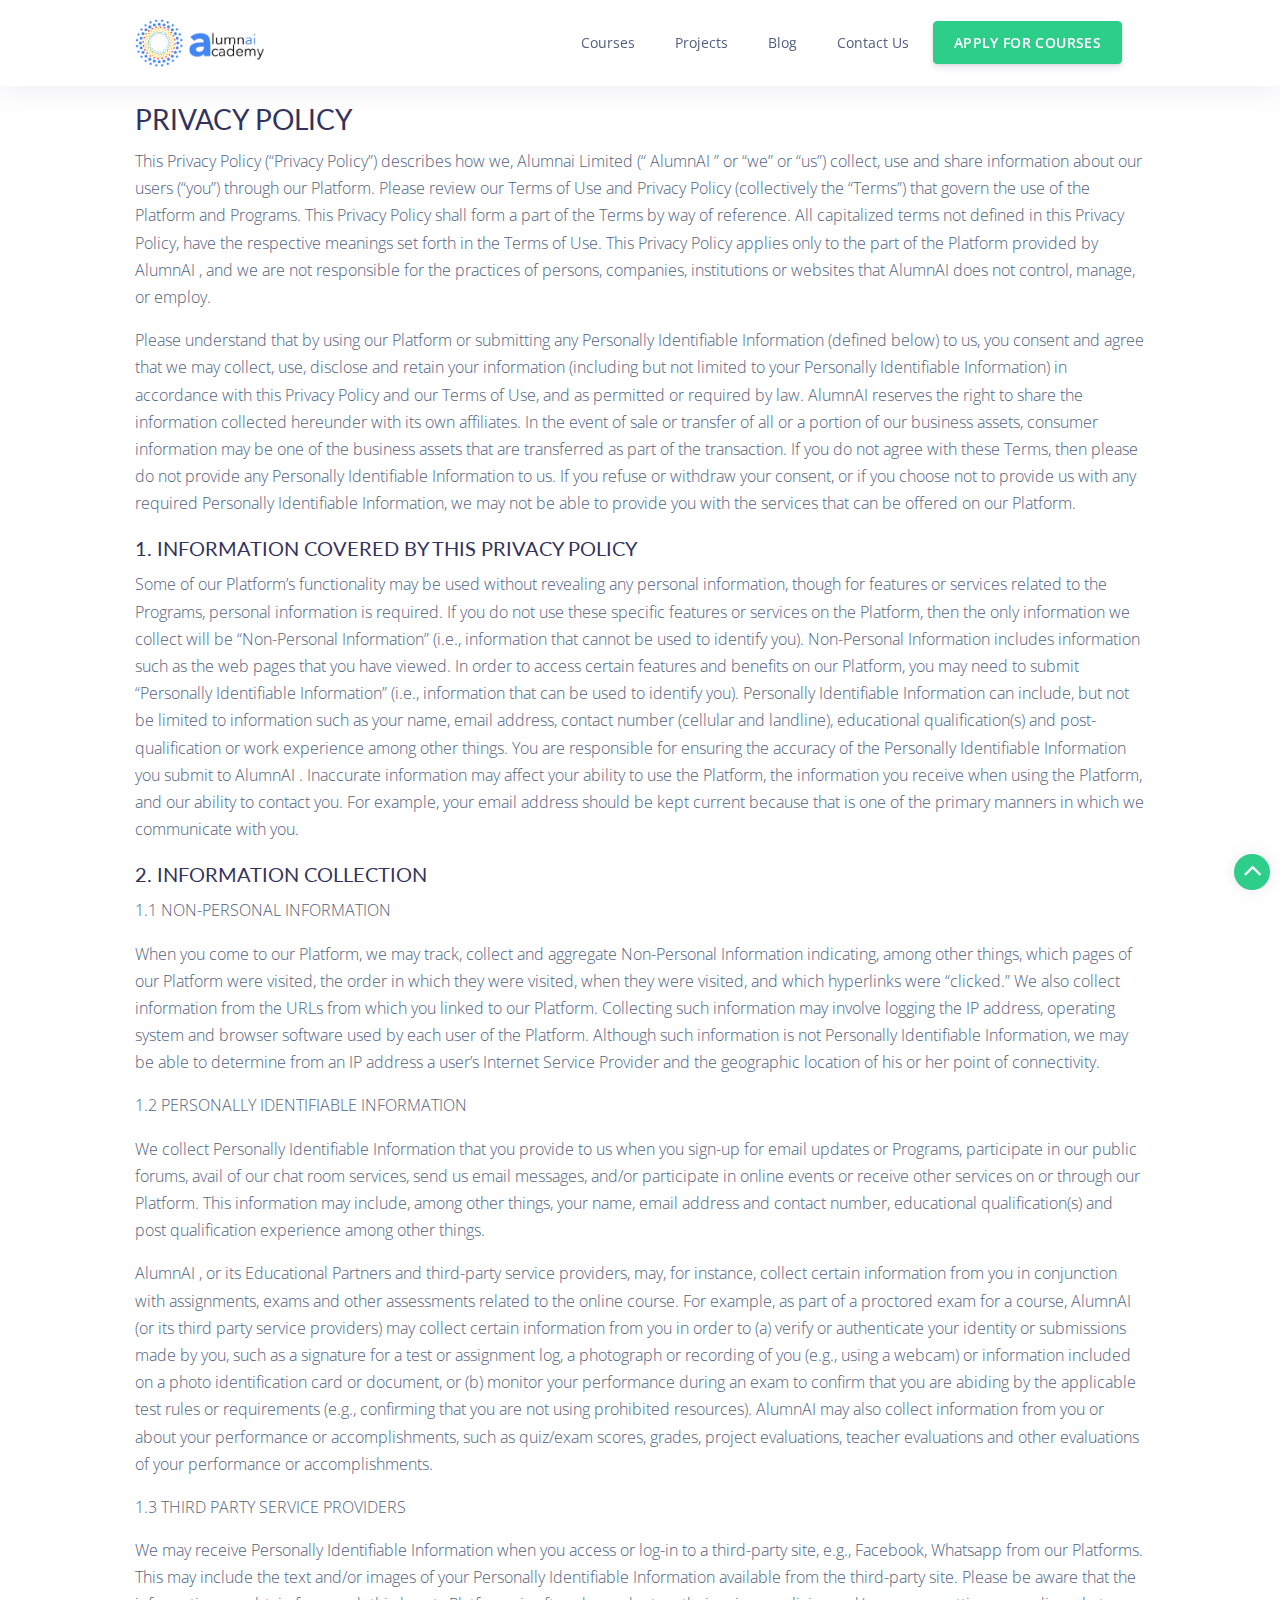
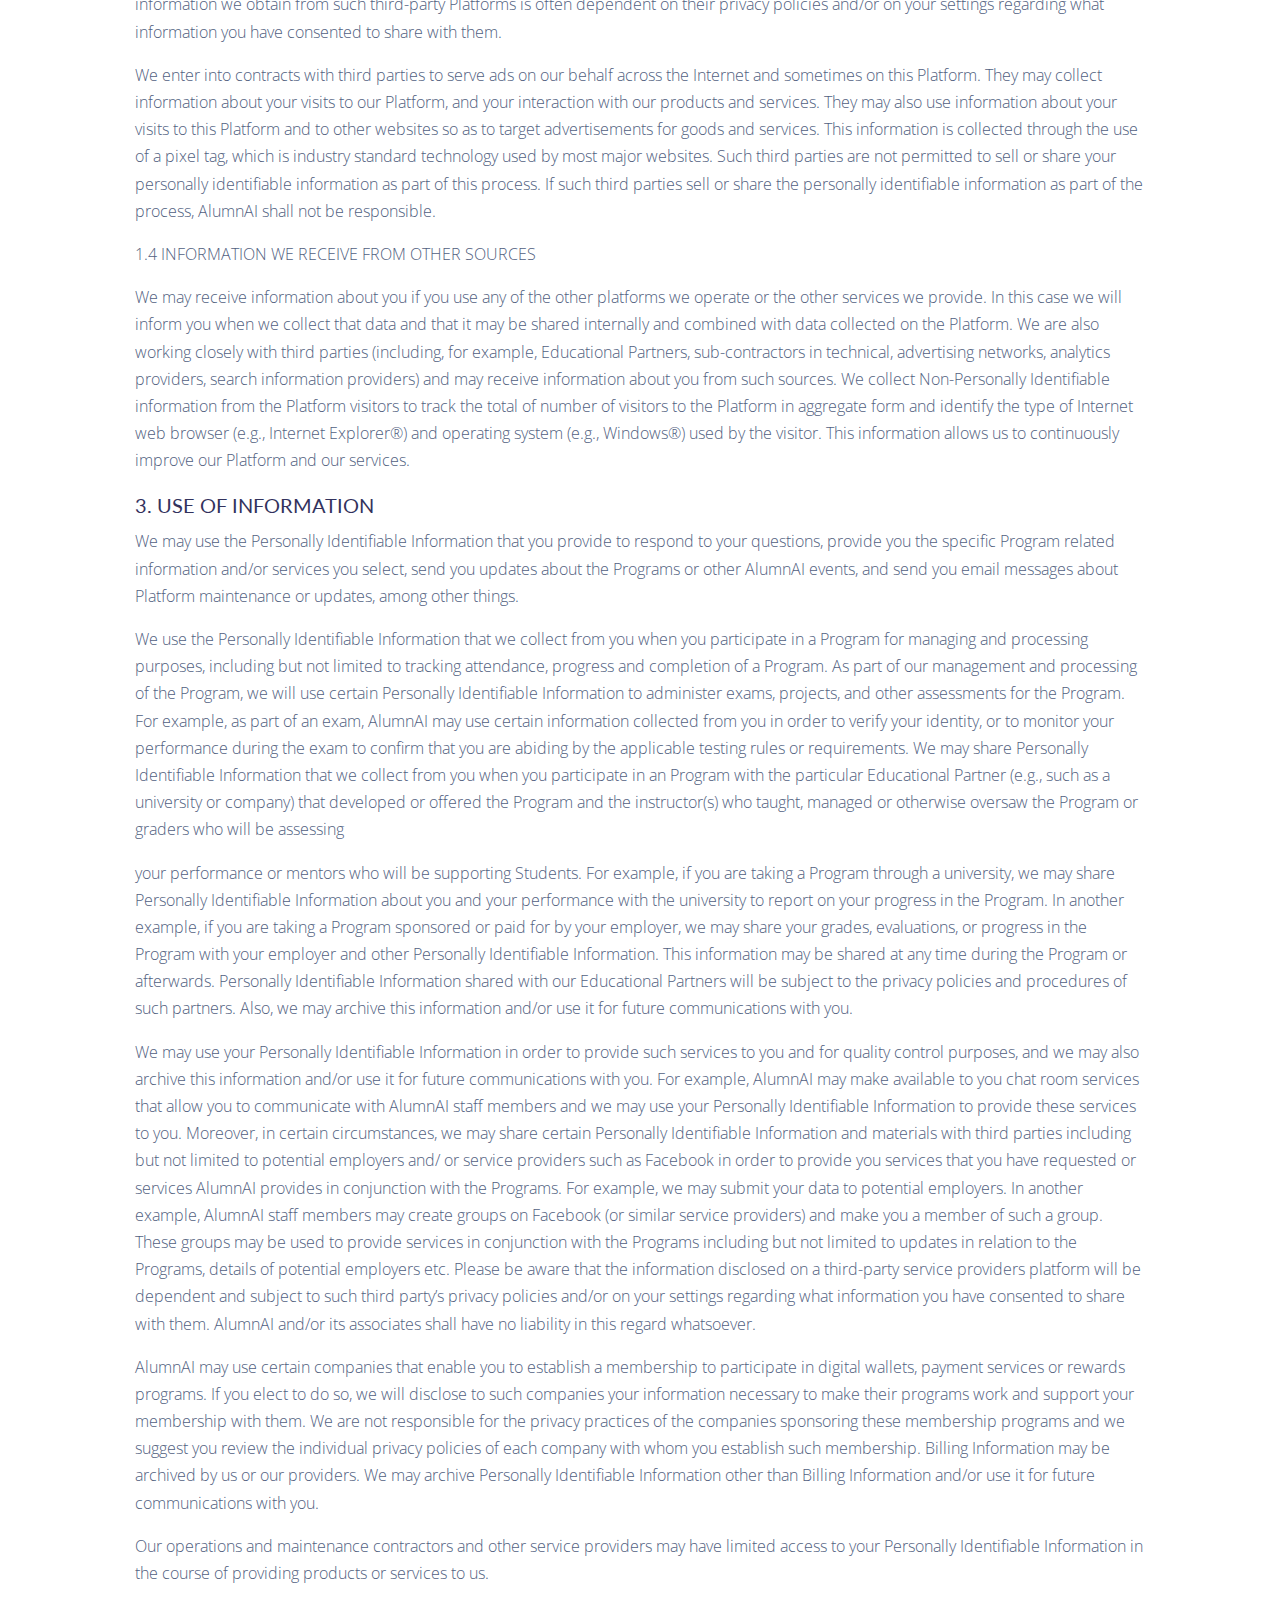
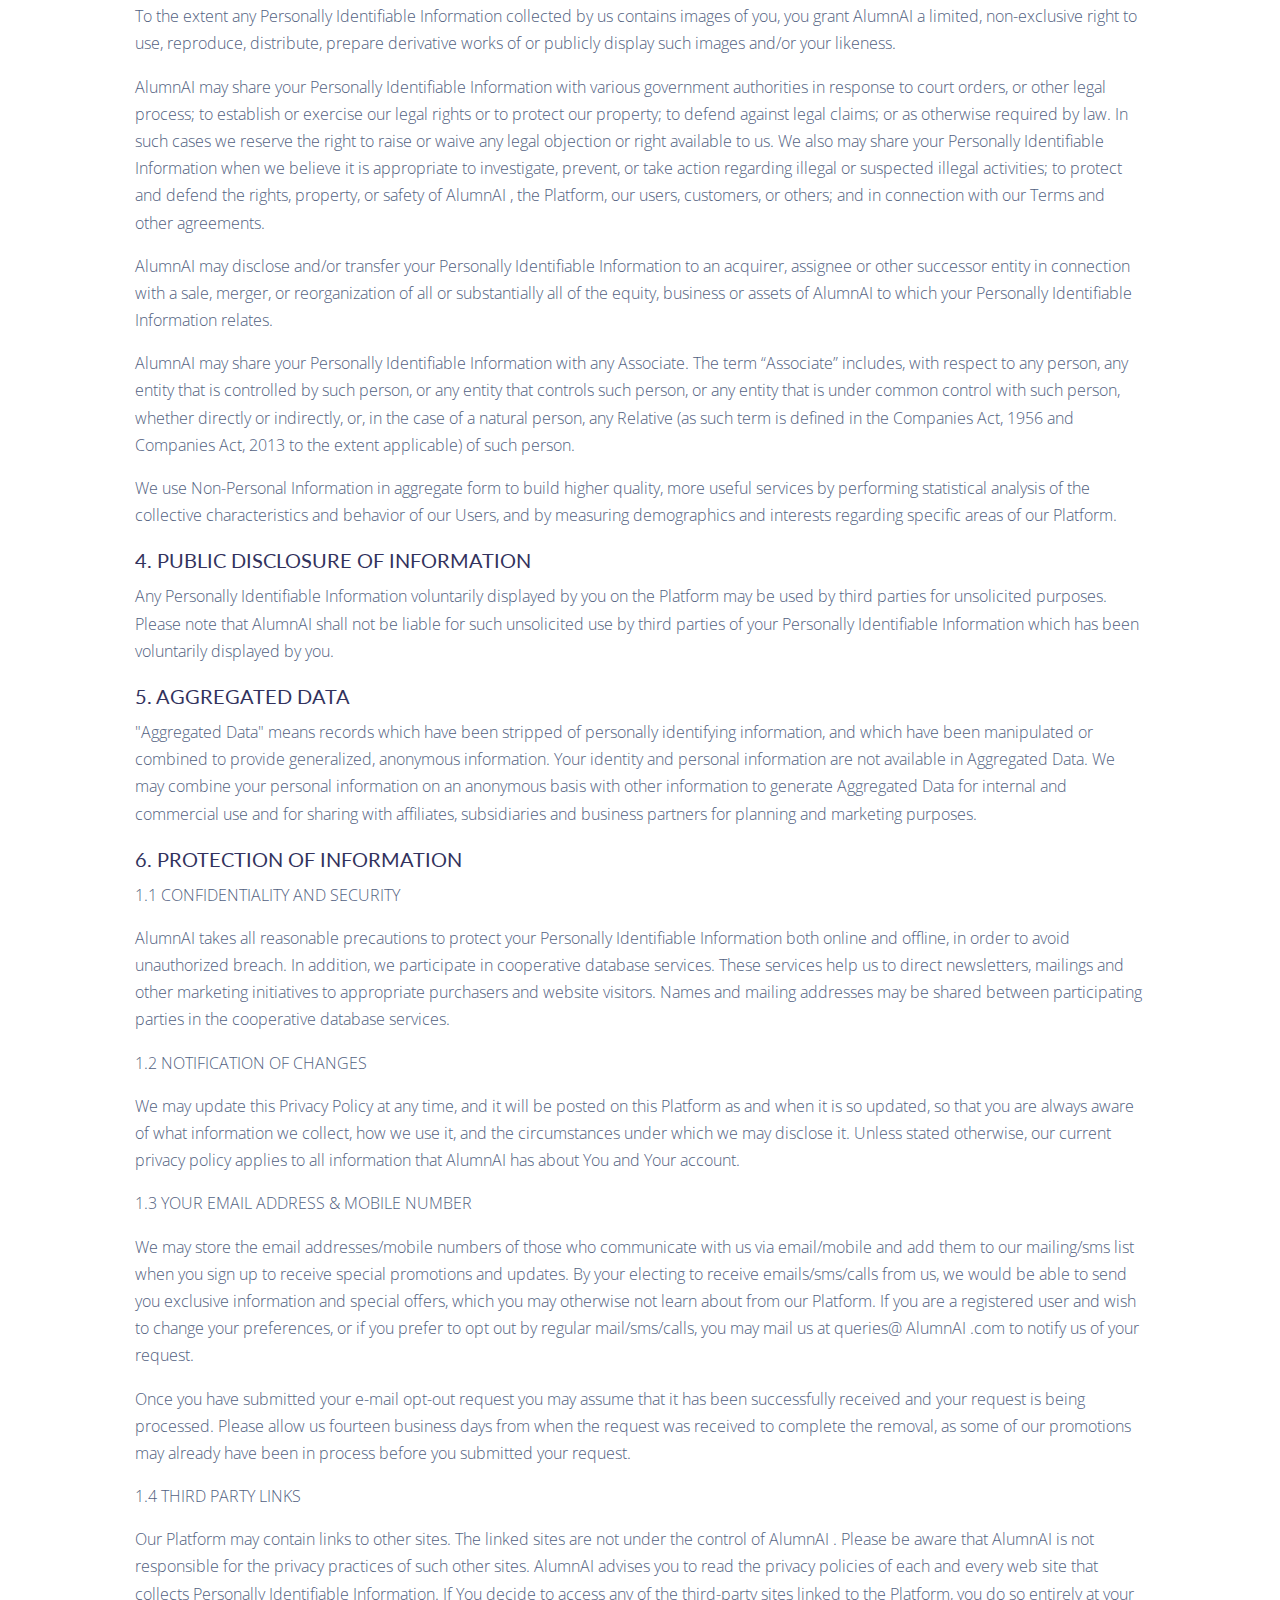
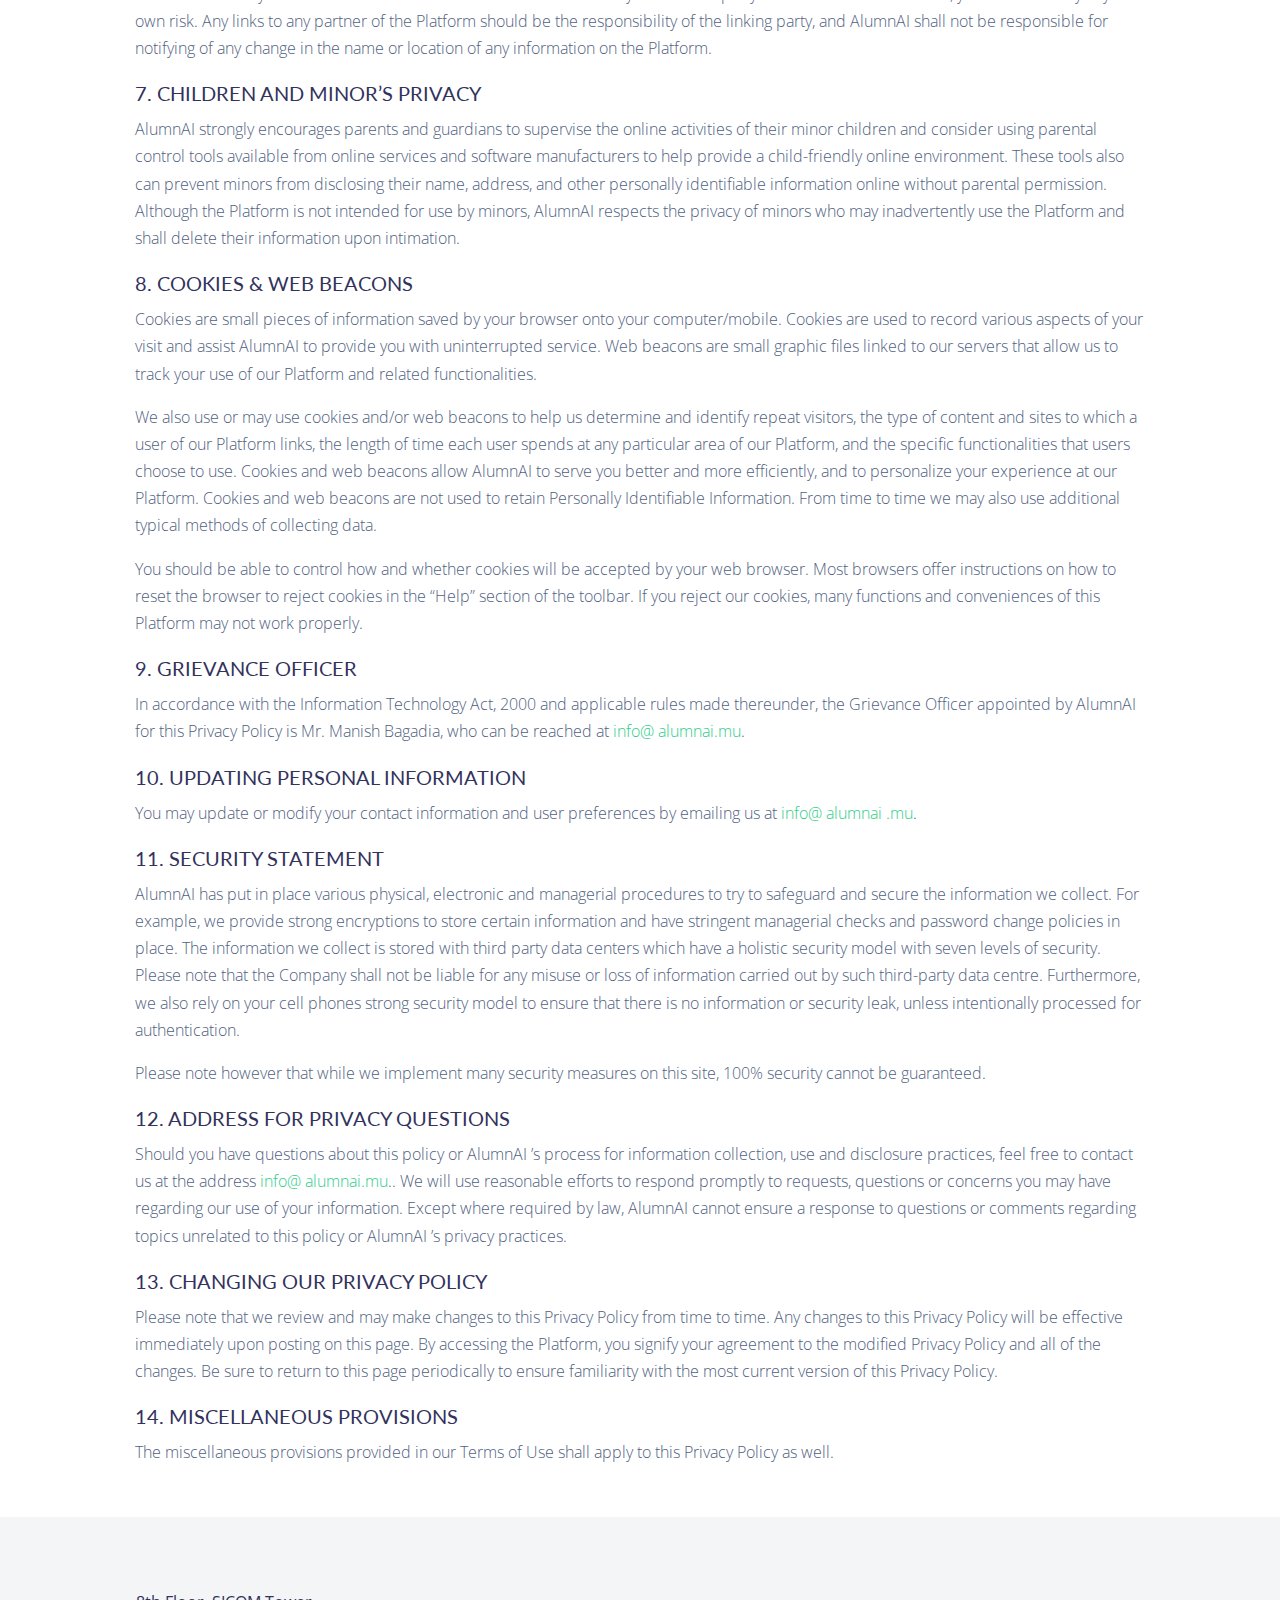
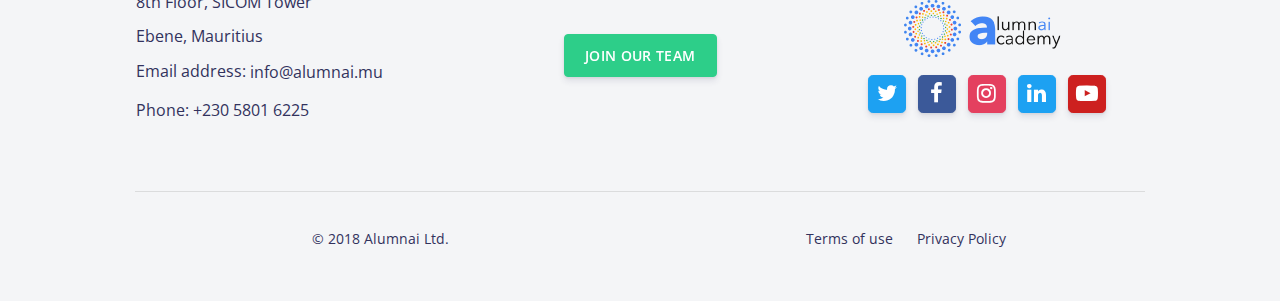
<file: privacy-policy.html>
<!DOCTYPE html>
<html lang="en">
<head>
    <meta charset="UTF-8">
    <meta name="viewport" content="width=device-width, initial-scale=1, shrink-to-fit=no">
    <!-- Google Tag Manager -->
<script>(function(w,d,s,l,i){w[l]=w[l]||[];w[l].push({'gtm.start':
new Date().getTime(),event:'gtm.js'});var f=d.getElementsByTagName(s)[0],
j=d.createElement(s),dl=l!='dataLayer'?'&l='+l:'';j.async=true;j.src=
'https://www.googletagmanager.com/gtm.js?id='+i+dl;f.parentNode.insertBefore(j,f);
})(window,document,'script','dataLayer','GTM-K5B4SJC');</script>
<!-- End Google Tag Manager -->


    <title>Home</title>
    <link rel="shortcut icon" href="/assets/img/favicon-32x32.png" type="image/png">
    <!-- Fonts -->
    <link href='https://fonts.googleapis.com/css?family=Lato' rel='stylesheet'>
    <link href="https://fonts.googleapis.com/css?family=Open+Sans:300,400,600,700" rel="stylesheet">


    <!-- Icons -->
    <link href="assets/vendor/nucleo/css/nucleo.css" rel="stylesheet">
    <link href="assets/css/perfect-scrollbar.css" rel="stylesheet" >
    <link href="assets/vendor/font-awesome/css/font-awesome.min.css" rel="stylesheet">
    <link href="assets/css/material-scrolltop.css" rel="stylesheet" type="text/css" >

    <!-- Theme CSS -->
    <link type="text/css" href="assets/css/argon.min.css" rel="stylesheet">
    <!-- <link rel="stylesheet" href="assets/css/starrr.css"> -->
    <link rel="stylesheet" href="assets/css/style.min.css">
</head>
<body>
<!-- Google Tag Manager (noscript) -->
<noscript><iframe src="https://www.googletagmanager.com/ns.html?id=GTM-K5B4SJC"
height="0" width="0" style="display:none;visibility:hidden"></iframe></noscript>
<!-- End Google Tag Manager (noscript) -->

<header class="header-global">
<nav id="navbar-main" class="navbar navbar-main navbar-expand-lg navbar-default fixed-top">
    <div class="container">
    <a class="navbar-brand mr-lg-5" href="/">
        <img src="/assets/img/logo.png" alt="logo" style="height: 50px;">
    </a>
    <button class="navbar-toggler" type="button" data-toggle="collapse" data-target="#navbar_global" aria-controls="navbar_global" aria-expanded="false" aria-label="Toggle navigation">
        <span class="navbar-toggler-icon"></span>
    </button>
    <div class="navbar-collapse collapse" id="navbar_global">
        <div class="navbar-collapse-header">
            <div class="row">
                <div class="col-6 collapse-brand">
                <a href="/">
                    <img src="/assets/img/logo.png" alt="logo" style="height: 50px;">
                </a>
                </div>
                <div class="col-6 collapse-close">
                <button type="button" class="navbar-toggler" data-toggle="collapse" data-target="#navbar_global" aria-controls="navbar_global" aria-expanded="false" aria-label="Toggle navigation">
                    <span></span>
                    <span></span>
                </button>
                </div>
            </div>
        </div>
        
        <div class="d-md-flex align-items-md-center justify-content-end" style="width: 100%;">
            <ul class="navbar-nav navbar-nav-hover align-items-lg-center col-auto">
                <!-- <li class="nav-item dropdown">
                        <a href="#" class="nav-link" data-toggle="dropdown" role="button">
                            <i class="ni ni-ui-04 d-lg-none"></i>
                            <span class="nav-link-inner--text">Programs</span>
                        </a>
                        <div class="dropdown-menu dropdown-menu-xl">
                            <div class="dropdown-menu-inner">
                                <a href="#" class="media d-flex align-items-center">
                                    <div class="media-body ml-3">
                                    <h6 class="heading text-primary mb-md-1">Data Sciences</h6>
                                    </div>
                                </a>
                                <a href="#" class="media d-flex align-items-center">
                                    <div class="media-body ml-3">
                                    <h6 class="heading text-primary mb-md-1">Marketing & Management</h6>
                                    </div>
                                </a>
                                <a href="#" class="media d-flex align-items-center">
                                    <div class="media-body ml-3">
                                    <h6 class="heading text-primary mb-md-1">Product Management</h6>
                                    </div>
                                </a>
                                <a href="#" class="media d-flex align-items-center">
                                    <div class="media-body ml-3">
                                    <h6 class="heading text-primary mb-md-1">Entrepreneurship</h6>
                                    </div>
                                </a>
                                <a href="#" class="media d-flex align-items-center">
                                    <div class="media-body ml-3">
                                    <h6 class="heading text-primary mb-md-1">Technology</h6>
                                    </div>
                                </a>
                            </div>
                        </div>
                    </li> -->
            <li class="nav-item dropdown">
                <a href="#" class="nav-link" data-toggle="dropdown" role="button">
                    Courses
                </a>
                <div class="dropdown-menu dropdown-menu-xl">
                    <div class="dropdown-menu-inner">
                        <a href="/data-science-course-for-school-leavers.html" class="media d-flex align-items-center">
                            <div class="media-body ml-3">
                                <h6 class="heading mb-md-1">Data Science Course for School Leavers</h6>
                            </div>
                        </a>
                        <a href="/masters-degree-course-in-artificial-intelligence.html" class="media d-flex align-items-center">
                            <div class="media-body ml-3">
                                <h6 class="heading mb-md-1">Master's Degree Course in Artificial Intelligence(Mauritius)</h6>
                            </div>
                        </a>
                        <a href="/masters-degree-course-in-blockchain.html" class="media d-flex align-items-center">
                            <div class="media-body ml-3">
                                <h6 class="heading mb-md-1">Master's Degree Course in Blockchain(Mauritius)</h6>
                            </div>
                        </a>
                        <a href="/masters-degree-course-in-cyber-security.html" class="media d-flex align-items-center">
                            <div class="media-body ml-3">
                                <h6 class="heading mb-md-1">Master’s Degree in Cyber Security(Mauritius)</h6>
                            </div>
                        </a>
                    </div>
                </div>
            </li>
            <li class="nav-item">
                <a href="/projects.html" class="nav-link" >Projects</a>
            </li>
            <!-- <li class="nav-item">
                <a href="/case-studies.html" class="nav-link" >Case Studies</a>
            </li> -->
            <li class="nav-item">
                <a href="/blog" class="nav-link" >Blog</a>
            </li>
            <li class="nav-item">
                <a href="#" class="nav-link" data-toggle="modal" data-target="#contact-us-form">Contact Us</a>
            </li>
            <li class="nav-item">
                    <a href="#" class="btn btn-success" data-toggle="modal" data-target="#modal-form">Apply For Courses</a>
            </li>
        </ul>
        </div>
         
    </div>
    </div>
</nav>
</header> 
<main>
        <span class="back-top"><i class="fa fa-angle-up"></i></span>

<section class="content-section">
    <div class="container pt-5">
        <h3>PRIVACY POLICY</h3>
        <p>This Privacy Policy (“Privacy Policy”) describes how we,  Alumnai Limited (“ AlumnAI ” or “we” or “us”) collect, use and share information about our users (“you”) through our Platform. Please review our Terms of Use and Privacy Policy (collectively the “Terms”) that govern the use of the Platform and Programs. This Privacy Policy shall form a part of the Terms by way of reference. All capitalized terms not defined in this Privacy Policy, have the respective meanings set forth in the Terms of Use. This Privacy Policy applies only to the part of the Platform provided by  AlumnAI , and we are not responsible for the practices of persons, companies, institutions or websites that  AlumnAI  does not control, manage, or employ.</p>
        <p>Please understand that by using our Platform or submitting any Personally Identifiable Information (defined below) to us, you consent and agree that we may collect, use, disclose and retain your information (including but not limited to your Personally Identifiable Information) in accordance with this Privacy Policy and our Terms of Use, and as permitted or required by law.  AlumnAI  reserves the right to share the information collected hereunder with its own affiliates. In the event of sale or transfer of all or a portion of our business assets, consumer information may be one of the business assets that are transferred as part of the transaction. If you do not agree with these Terms, then please do not provide any Personally Identifiable Information to us. If you refuse or withdraw your consent, or if you choose not to provide us with any required Personally Identifiable Information, we may not be able to provide you with the services that can be offered on our Platform.</p>
        <h5>1. INFORMATION COVERED BY THIS PRIVACY POLICY</h5>
        <p>Some of our Platform’s functionality may be used without revealing any personal information, though for features or services related to the Programs, personal information is required. If you do not use these specific features or services on the Platform, then the only information we collect will be “Non-Personal Information” (i.e., information that cannot be used to identify you). Non-Personal Information includes information such as the web pages that you have viewed. In order to access certain features and benefits on our Platform, you may need to submit “Personally Identifiable Information” (i.e., information that can be used to identify you). Personally Identifiable Information can include, but not be limited to information such as your name, email address, contact number (cellular and landline), educational qualification(s) and post-qualification or work experience among other things. You are responsible for ensuring the accuracy of the Personally Identifiable Information you submit to  AlumnAI . Inaccurate information may affect your ability to use the Platform, the information you receive when using the Platform, and our ability to contact you. For example, your email address should be kept current because that is one of the primary manners in which we communicate with you.</p>
        <h5>2. INFORMATION COLLECTION</h5>
        <p>1.1 NON-PERSONAL INFORMATION</p>
        <p>When you come to our Platform, we may track, collect and aggregate Non-Personal Information indicating, among other things, which pages of our Platform were visited, the order in which they were visited, when they were visited, and which hyperlinks were “clicked.” We also collect information from the URLs from which you linked to our Platform. Collecting such information may involve logging the IP address, operating system and browser software used by each user of the Platform. Although such information is not Personally Identifiable Information, we may be able to determine from an IP address a user’s Internet Service Provider and the geographic location of his or her point of connectivity.</p>
        <p>1.2 PERSONALLY IDENTIFIABLE INFORMATION</p>
        <p>We collect Personally Identifiable Information that you provide to us when you sign-up for email updates or Programs, participate in our public forums, avail of our chat room services, send us email messages, and/or participate in online events or receive other services on or through our Platform. This information may include, among other things, your name, email address and contact number, educational qualification(s) and post qualification experience among other things.</p>
        <p>AlumnAI , or its Educational Partners and third-party service providers, may, for instance, collect certain information from you in conjunction with assignments, exams and other assessments related to the online course. For example, as part of a proctored exam for a course,  AlumnAI  (or its third party service providers) may collect certain information from you in order to (a) verify or authenticate your identity or submissions made by you, such as a signature for a test or assignment log, a photograph or recording of you (e.g., using a webcam) or information included on a photo identification card or document, or (b) monitor your performance during an exam to confirm that you are abiding by the applicable test rules or requirements (e.g., confirming that you are not using prohibited resources).  AlumnAI  may also collect information from you or about your performance or accomplishments, such as quiz/exam scores, grades, project evaluations, teacher evaluations and other evaluations of your performance or accomplishments.</p>
        <p>1.3 THIRD PARTY SERVICE PROVIDERS</p>
        <p>We may receive Personally Identifiable Information when you access or log-in to a third-party site, e.g., Facebook, Whatsapp from our Platforms. This may include the text and/or images of your Personally Identifiable Information available from the third-party site. Please be aware that the information we obtain from such third-party Platforms is often dependent on their privacy policies and/or on your settings regarding what information you have consented to share with them.</p>
        <p>We enter into contracts with third parties to serve ads on our behalf across the Internet and sometimes on this Platform. They may collect information about your visits to our Platform, and your interaction with our products and services. They may also use information about your visits to this Platform and to other websites so as to target advertisements for goods and services. This information is collected through the use of a pixel tag, which is industry standard technology used by most major websites. Such third parties are not permitted to sell or share your personally identifiable information as part of this process. If such third parties sell or share the personally identifiable information as part of the process,  AlumnAI  shall not be responsible.</p>
        <p>1.4 INFORMATION WE RECEIVE FROM OTHER SOURCES</p>
        <p>We may receive information about you if you use any of the other platforms we operate or the other services we provide. In this case we will inform you when we collect that data and that it may be shared internally and combined with data collected on the Platform. We are also working closely with third parties (including, for example, Educational Partners, sub-contractors in technical, advertising networks, analytics providers, search information providers) and may receive information about you from such sources. We collect Non-Personally Identifiable information from the Platform visitors to track the total of number of visitors to the Platform in aggregate form and identify the type of Internet web browser (e.g., Internet Explorer®) and operating system (e.g., Windows®) used by the visitor. This information allows us to continuously improve our Platform and our services.</p>
        <h5>3. USE OF INFORMATION</h5>
        <p>We may use the Personally Identifiable Information that you provide to respond to your questions, provide you the specific Program related information and/or services you select, send you updates about the Programs or other  AlumnAI  events, and send you email messages about Platform maintenance or updates, among other things.</p>
        <p>We use the Personally Identifiable Information that we collect from you when you participate in a Program for managing and processing purposes, including but not limited to tracking attendance, progress and completion of a Program. As part of our management and processing of the Program, we will use certain Personally Identifiable Information to administer exams, projects, and other assessments for the Program. For example, as part of an exam,  AlumnAI  may use certain information collected from you in order to verify your identity, or to monitor your performance during the exam to confirm that you are abiding by the applicable testing rules or requirements. We may share Personally Identifiable Information that we collect from you when you participate in an Program with the particular Educational Partner (e.g., such as a university or company) that developed or offered the Program and the instructor(s) who taught, managed or otherwise oversaw the Program or graders who will be assessing </p>
        <p>your performance or mentors who will be supporting Students. For example, if you are taking a Program through a university, we may share Personally Identifiable Information about you and your performance with the university to report on your progress in the Program. In another example, if you are taking a Program sponsored or paid for by your employer, we may share your grades, evaluations, or progress in the Program with your employer and other Personally Identifiable Information. This information may be shared at any time during the Program or afterwards. Personally Identifiable Information shared with our Educational Partners will be subject to the privacy policies and procedures of such partners. Also, we may archive this information and/or use it for future communications with you.</p>
        <p>We may use your Personally Identifiable Information in order to provide such services to you and for quality control purposes, and we may also archive this information and/or use it for future communications with you. For example,  AlumnAI  may make available to you chat room services that allow you to communicate with  AlumnAI  staff members and we may use your Personally Identifiable Information to provide these services to you. Moreover, in certain circumstances, we may share certain Personally Identifiable Information and materials with third parties including but not limited to potential employers and/ or service providers such as Facebook in order to provide you services that you have requested or services  AlumnAI  provides in conjunction with the Programs. For example, we may submit your data to potential employers. In another example,  AlumnAI  staff members may create groups on Facebook (or similar service providers) and make you a member of such a group. These groups may be used to provide services in conjunction with the Programs including but not limited to updates in relation to the Programs, details of potential employers etc. Please be aware that the information disclosed on a third-party service providers platform will be dependent and subject to such third party’s privacy policies and/or on your settings regarding what information you have consented to share with them.  AlumnAI  and/or its associates shall have no liability in this regard whatsoever.</p>
        <p>AlumnAI  may use certain companies that enable you to establish a membership to participate in digital wallets, payment services or rewards programs. If you elect to do so, we will disclose to such companies your information necessary to make their programs work and support your membership with them. We are not responsible for the privacy practices of the companies sponsoring these membership programs and we suggest you review the individual privacy policies of each company with whom you establish such membership. Billing Information may be archived by us or our providers. We may archive Personally Identifiable Information other than Billing Information and/or use it for future communications with you.</p>
        <p>Our operations and maintenance contractors and other service providers may have limited access to your Personally Identifiable Information in the course of providing products or services to us.</p>
        <p>To the extent any Personally Identifiable Information collected by us contains images of you, you grant  AlumnAI  a limited, non-exclusive right to use, reproduce, distribute, prepare derivative works of or publicly display such images and/or your likeness.</p>
        <p>AlumnAI  may share your Personally Identifiable Information with various government authorities in response to court orders, or other legal process; to establish or exercise our legal rights or to protect our property; to defend against legal claims; or as otherwise required by law. In such cases we reserve the right to raise or waive any legal objection or right available to us. We also may share your Personally Identifiable Information when we believe it is appropriate to investigate, prevent, or take action regarding illegal or suspected illegal activities; to protect and defend the rights, property, or safety of  AlumnAI , the Platform, our users, customers, or others; and in connection with our Terms and other agreements.</p>
        <p>AlumnAI  may disclose and/or transfer your Personally Identifiable Information to an acquirer, assignee or other successor entity in connection with a sale, merger, or reorganization of all or substantially all of the equity, business or assets of  AlumnAI  to which your Personally Identifiable Information relates.</p>
        <p>AlumnAI  may share your Personally Identifiable Information with any Associate. The term “Associate” includes, with respect to any person, any entity that is controlled by such person, or any entity that controls such person, or any entity that is under common control with such person, whether directly or indirectly, or, in the case of a natural person, any Relative (as such term is defined in the Companies Act, 1956 and Companies Act, 2013 to the extent applicable) of such person.</p>
        <p>We use Non-Personal Information in aggregate form to build higher quality, more useful services by performing statistical analysis of the collective characteristics and behavior of our Users, and by measuring demographics and interests regarding specific areas of our Platform.</p>
        <h5>4. PUBLIC DISCLOSURE OF INFORMATION</h5>
        <p>Any Personally Identifiable Information voluntarily displayed by you on the Platform may be used by third parties for unsolicited purposes. Please note that  AlumnAI  shall not be liable for such unsolicited use by third parties of your Personally Identifiable Information which has been voluntarily displayed by you.</p>
        <h5>5. AGGREGATED DATA</h5>
        <p>"Aggregated Data" means records which have been stripped of personally identifying information, and which have been manipulated or combined to provide generalized, anonymous information. Your identity and personal information are not available in Aggregated Data. We may combine your personal information on an anonymous basis with other information to generate Aggregated Data for internal and commercial use and for sharing with affiliates, subsidiaries and business partners for planning and marketing purposes.</p>
        <h5>6. PROTECTION OF INFORMATION</h5>
        <p>1.1 CONFIDENTIALITY AND SECURITY</p>
        <p>AlumnAI  takes all reasonable precautions to protect your Personally Identifiable Information both online and offline, in order to avoid unauthorized breach. In addition, we participate in cooperative database services. These services help us to direct newsletters, mailings and other marketing initiatives to appropriate purchasers and website visitors. Names and mailing addresses may be shared between participating parties in the cooperative database services.</p>
        <p>1.2 NOTIFICATION OF CHANGES</p>
        <p>We may update this Privacy Policy at any time, and it will be posted on this Platform as and when it is so updated, so that you are always aware of what information we collect, how we use it, and the circumstances under which we may disclose it. Unless stated otherwise, our current privacy policy applies to all information that  AlumnAI  has about You and Your account.</p>
        <p>1.3 YOUR EMAIL ADDRESS & MOBILE NUMBER</p>
        <p>We may store the email addresses/mobile numbers of those who communicate with us via email/mobile and add them to our mailing/sms list when you sign up to receive special promotions and updates. By your electing to receive emails/sms/calls from us, we would be able to send you exclusive information and special offers, which you may otherwise not learn about from our Platform. If you are a registered user and wish to change your preferences, or if you prefer to opt out by regular mail/sms/calls, you may mail us at queries@ AlumnAI .com to notify us of your request.</p>
        <p>Once you have submitted your e-mail opt-out request you may assume that it has been successfully received and your request is being processed. Please allow us fourteen business days from when the request was received to complete the removal, as some of our promotions may already have been in process before you submitted your request.</p>
        <p>1.4 THIRD PARTY LINKS</p>
        <p>Our Platform may contain links to other sites. The linked sites are not under the control of  AlumnAI . Please be aware that  AlumnAI  is not responsible for the privacy practices of such other sites.  AlumnAI  advises you to read the privacy policies of each and every web site that collects Personally Identifiable Information. If You decide to access any of the third-party sites linked to the Platform, you do so entirely at your own risk. Any links to any partner of the Platform should be the responsibility of the linking party, and  AlumnAI  shall not be responsible for notifying of any change in the name or location of any information on the Platform.</p>
        <h5>7. CHILDREN AND MINOR’S PRIVACY</h5>
        <p>AlumnAI  strongly encourages parents and guardians to supervise the online activities of their minor children and consider using parental control tools available from online services and software manufacturers to help provide a child-friendly online environment. These tools also can prevent minors from disclosing their name, address, and other personally identifiable information online without parental permission. Although the Platform is not intended for use by minors,  AlumnAI  respects the privacy of minors who may inadvertently use the Platform and shall delete their information upon intimation.</p>
        <h5>8. COOKIES & WEB BEACONS</h5>
        <p>Cookies are small pieces of information saved by your browser onto your computer/mobile. Cookies are used to record various aspects of your visit and assist  AlumnAI  to provide you with uninterrupted service. Web beacons are small graphic files linked to our servers that allow us to track your use of our Platform and related functionalities.</p>
        <p>We also use or may use cookies and/or web beacons to help us determine and identify repeat visitors, the type of content and sites to which a user of our Platform links, the length of time each user spends at any particular area of our Platform, and the specific functionalities that users choose to use. Cookies and web beacons allow  AlumnAI  to serve you better and more efficiently, and to personalize your experience at our Platform. Cookies and web beacons are not used to retain Personally Identifiable Information. From time to time we may also use additional typical methods of collecting data.</p>
        <p>You should be able to control how and whether cookies will be accepted by your web browser. Most browsers offer instructions on how to reset the browser to reject cookies in the “Help” section of the toolbar. If you reject our cookies, many functions and conveniences of this Platform may not work properly.</p>
        <h5>9. GRIEVANCE OFFICER</h5>
        <p>In accordance with the Information Technology Act, 2000 and applicable rules made thereunder, the Grievance Officer appointed by  AlumnAI  for this Privacy Policy is Mr. Manish Bagadia, who can be reached at <a href="info@ alumnai.mu">info@ alumnai.mu</a>.</p>
        <h5>10. UPDATING PERSONAL INFORMATION</h5>
        <p>You may update or modify your contact information and user preferences by emailing us at <a href="info@ alumnai.mu">info@ alumnai .mu</a>.</p>
        <h5>11. SECURITY STATEMENT</h5>
        <p>AlumnAI  has put in place various physical, electronic and managerial procedures to try to safeguard and secure the information we collect. For example, we provide strong encryptions to store certain information and have stringent managerial checks and password change policies in place. The information we collect is stored with third party data centers which have a holistic security model with seven levels of security. Please note that the Company shall not be liable for any misuse or loss of information carried out by such third-party data centre. Furthermore, we also rely on your cell phones strong security model to ensure that there is no information or security leak, unless intentionally processed for authentication.</p>
        <p>Please note however that while we implement many security measures on this site, 100% security cannot be guaranteed.</p>
        <h5>12. ADDRESS FOR PRIVACY QUESTIONS</h5>
        <p>Should you have questions about this policy or  AlumnAI ’s process for information collection, use and disclosure practices, feel free to contact us at the address <a href="info@ alumnai.mu">info@ alumnai.mu</a>.. We will use reasonable efforts to respond promptly to requests, questions or concerns you may have regarding our use of your information. Except where required by law,  AlumnAI  cannot ensure a response to questions or comments regarding topics unrelated to this policy or  AlumnAI ’s privacy practices.</p>
        <h5>13. CHANGING OUR PRIVACY POLICY</h5>
        <p>Please note that we review and may make changes to this Privacy Policy from time to time. Any changes to this Privacy Policy will be effective immediately upon posting on this page. By accessing the Platform, you signify your agreement to the modified Privacy Policy and all of the changes. Be sure to return to this page periodically to ensure familiarity with the most current version of this Privacy Policy.</p>
        <h5>14. MISCELLANEOUS PROVISIONS</h5>
        <p>The miscellaneous provisions provided in our Terms of Use shall apply to this Privacy Policy as well.</p>
    </div>
</section>
<!------------>
</main>
<footer class="footer pt-1">
        <div class="container">
            <div class="row row-grid align-items-center my-md">
                <div class="col-lg-4 d-flex justify-content-center">
                    <ul class="footer-list">
                        <li>8th Floor, SICOM Tower</li>
                        <li>Ebene, Mauritius</li>
                        <li>Email address: <svg height="30" width="200">
  <text x="0" y="15" fill="#32325d"><svg height="30" width="200">
  <text x="0" y="20" fill="#32325d">info@alumnai.mu
</text>
  Sorry, your browser does not support inline SVG.The email id is info@alumnai.mu
</svg>
</text>
  Sorry, your browser does not support inline SVG.The email id is <svg height="30" width="200">
  <text x="0" y="20" fill="#32325d">info@alumnai.mu
</text>
  Sorry, your browser does not support inline SVG.The email id is info@alumnai.mu
</svg>
</svg></li>
                        <li>Phone: +230 5801 6225</li>
                    </ul>
                </div>
                <div class="col-lg-4 d-flex justify-content-center">
                    <a href="http://angel.co/AlumnAi" class="btn btn-success">Join Our Team</a>
                </div>
                <div class="col-lg-4 text-lg-center btn-wrapper justify-content-center">
                    
                    <div class="col-sm-6 col-md-6 col-lg-6 text-center logo-in-the-footer ">
                        <img src="/assets/img/logo.png" alt="AlumnAi Academy">
                    </div>
                    <div class="col-sm-12 col-md-12 col-lg-12 pt-3 text-center">
                        <a target="_blank" href="https://twitter.com/AlumnAIAcademy" class="btn btn-neutral btn-icon-only btn-twitter btn-round btn-lg">
                            <i class="fa fa-twitter"></i>
                        </a>
                        <a target="_blank" href="https://www.facebook.com/alumnAIacademy/" class="btn btn-neutral btn-icon-only btn-facebook btn-round btn-lg">
                            <i class="fa fa-facebook"></i>
                        </a>
                        <a target="_blank" href="https://www.instagram.com/alumnaiacademy/" class="btn btn-neutral btn-icon-only btn-instagram btn-lg">
                            <i class="fa fa-instagram"></i>
                        </a>
                        <a target="_blank" href="https://www.linkedin.com/company/alumnai-academy " class="btn btn-neutral btn-icon-only btn-twitter btn-lg btn-round">
                            <i class="fa fa-linkedin"></i>
                        </a>                                                    
                        <a target="_blank" href="https://www.youtube.com/channel/UCIb_XjMd_xTw-1oLkEXlV1Q" class="btn btn-neutral btn-icon-only btn-youtube btn-lg btn-round">
                            <i class="fa fa-youtube-play"></i>
                        </a>
                    </div>
                </div>
            </div>
            <hr>
            <div class="row align-items-center justify-content-md-between">
                <div class="col-md-6 text-center">
                    <div class="copyright">
                        &copy; 2018
                        Alumnai Ltd.
                    </div>
                </div>
                <div class="col-md-6 d-flex justify-content-center">
                    <ul class="nav nav-footer justify-content-end">
                        <li class="nav-item">
                            <a href="/terms-of-use.html" class="nav-link" style="color: #32325d!important;">Terms of
                                use</a>
                        </li>
                        <li class="nav-item">
                            <a href="/privacy-policy.html" class="nav-link" style="color: #32325d!important;">Privacy
                                Policy</a>
                        </li>
                    </ul>
                </div>
            </div>
        </div>
    </footer>

<!-- Modal -->
<div class="modal fade" id="modal-form" tabindex="-1" role="dialog" aria-labelledby="modal-form" aria-hidden="true">
        <div class="modal-dialog modal- modal-dialog-centered modal-sm" role="document">
            <div class="modal-content">
                <div class="modal-body p-0">
                    <div class="card bg-secondary shadow border-0">
                        <div class="card-body px-lg-5 py-lg-5">
                            <div class="text-center text-muted mb-4">
                                <h5>Register for AlumnAi</h5>
                            </div>
                            <form action="https://alumnai.us19.list-manage.com/subscribe/post" method="POST" role="form">
                                <input type="hidden" name="u" value="807142b55d0b4fc44e444f06b">
                                <input type="hidden" name="id" value="b1cf190bf2">
                                <div class="form-group mb-3">
                                    <div class="input-group input-group-alternative">
                                        <input class="form-control" placeholder="First Name" name="MERGE1" id="MERGE1" type="text" required="required">
                                    </div>
                                </div>
                                <div class="form-group mb-3">
                                    <div class="input-group input-group-alternative">
                                        <input class="form-control" placeholder="Last Name" name="MERGE2" id="MERGE2" type="text" required="required">
                                    </div>
                                </div>
                                <div class="form-group mb-3">
                                    <div class="input-group input-group-alternative">
                                        <input class="form-control" placeholder="Email" name="MERGE0" id="MERGE0" type="email" required="required">
                                    </div>
                                </div>
                                <div class="form-group mb-3">
                                    <div class="input-group input-group-alternative">
                                        <input class="form-control" placeholder="Phone Number" name="MERGE4" id="MERGE4" type="number" required="required">
                                    </div>
                                </div>
                                <div class="form-group mb-3">
                                    <select name="MERGE5" id="MERGE5""  required="required" class="form-input form-control degree-level" aria-required="true"><option value="" selected="selected">Last Education Qualification</option><option value="B.Tech">B.Tech</option><option value="B.E">B.E</option><option value="BCA">BCA</option><option value="BBA">BBA</option><option value="B.Arch">B.Arch</option><option value="BSc">BSc</option><option value="B.Com">B.Com</option><option value="B.A.">B.A.</option><option value="B.Stats">B.Stats</option><option value="MCA">MCA</option><option value="MBA">MBA</option><option value="MSc">MSc</option><option value="M.A.">M.A.</option><option value="M.Com">M.Com</option><option value="PhD">PhD</option><option value="M.Tech">M.Tech</option><option value="Others">Others</option></select>
                                </div>
                                <div class="form-group mb-3">
                                    <div class="input-group input-group-alternative">
                                        <input class="form-control" placeholder="Occupation" name="MERGE6" id="MERGE6" type="text" required="required">
                                    </div>
                                </div>
                                <div class="form-group mb-3">
                                    <select name="MMERGE9" id="MMERGE9" required=" required" class="form-input form-control degree-level"
                                        aria-required="true">
                                        <option value="" selected="selected">Course Interested In</option>
                                        <option value="Data Science Course for School Leavers">Data Science Course for School Leavers</option>
                                        <option value="Master's Degree Course in Artificial
                                        Intelligence">Master's Degree Course in Artificial
                                        Intelligence</option>
                                        <option value="Master's Degree Course in Blockchain">Master's Degree Course in Blockchain</option>
                                        <option value="Master’s Degree in Cyber Security">Master’s Degree in Cyber Security</option>
                                    </select>
                                </div>
                                <div class="form-group mb-3">
                                    <div class="input-group input-group-alternative">
                                        <input class="form-control" placeholder="Nationality" type="text" name="MERGE8" id="MERGE8" required="required">
                                    </div>
                                </div>
                                <div class="form-check">
                                  <input type="checkbox" class="form-check-input" id="exampleCheck1" required="required">
                                  <label class="form-check-label" for="exampleCheck1">You have read and agreed to our <a href="/privacy-policy.html">Privacy Policy</a>.</label>
                                </div>
                                <div class="text-center">
                                    <button type="submit" class="btn btn-primary my-4">Submit</button>
                                </div>
                            </form>
                        </div>
                    </div>
                </div>
            </div>
        </div>
    </div>
<div class="modal fade" id="contact-us-form" tabindex="-1" role="dialog" aria-labelledby="modal-form" aria-hidden="true">
    <div class="modal-dialog modal- modal-dialog-centered" role="document">
        <div class="modal-content">
            <div class="modal-body p-0">
                <div class="card bg-secondary shadow border-0">
                    <div class="card-body px-lg-5 py-lg-5">
                        <div class="text-center text-muted mb-4">
                            <h5>Contact Us</h5>
                        </div>
                        <form action="https://alumnai.us19.list-manage.com/subscribe/post" method="POST" role="form">
                            <input type="hidden" name="u" value="807142b55d0b4fc44e444f06b">
                            <input type="hidden" name="id" value="467c68623e">
                            <div class="form-group mb-3">
                                <div class="input-group input-group-alternative">
                                    <input class="form-control" placeholder="First Name" name="MERGE1" id="MERGE1" type="text" required="required">
                                </div>
                            </div>
                            <div class="form-group mb-3">
                                <div class="input-group input-group-alternative">
                                    <input class="form-control" placeholder="Last Name" name="MERGE2" id="MERGE2" type="text" required="required">
                                </div>
                            </div>
                            <div class="form-group mb-3">
                                <div class="input-group input-group-alternative">
                                    <input class="form-control" placeholder="Email" name="MERGE0" id="MERGE0" type="email" required="required">
                                </div>
                            </div>
                            <div class="form-group mb-3">
                                <textarea class="form-control" id="exampleFormControlTextarea1" rows="3" placeholder="Write you message here..." name="MERGE5" id="MERGE5" required="required"></textarea>
                            </div>
                            <div class="text-center">
                                <button type="submit" class="btn btn-primary my-4">Submit</button>
                            </div>
                        </form>
                    </div>
                </div>
            </div>
        </div>
    </div>
</div>
   <!-- <button class="material-scrolltop" type="button"></button> -->

    <!-- Core -->
    <script src="assets/vendor/jquery/jquery.min.js"></script>
    <script src="assets/vendor/popper/popper.min.js"></script>
    <script src="assets/vendor/bootstrap/bootstrap.min.js"></script>
    <!-- <script src="assets/vendor/headroom/headroom.min.js"></script> -->

    <!-- Theme JS -->
    <script src="/assets/js/argon.min.js"></script>
    <!-- <script src="/assets/js/starrr.js"></script> -->
    <script src="assets/js/perfect-scrollbar.js"></script>
    <script src="/assets/js/material-scrolltop.js"></script>
    <script src="/assets/js/main.min.js"></script>
</body>
</html>
</file>
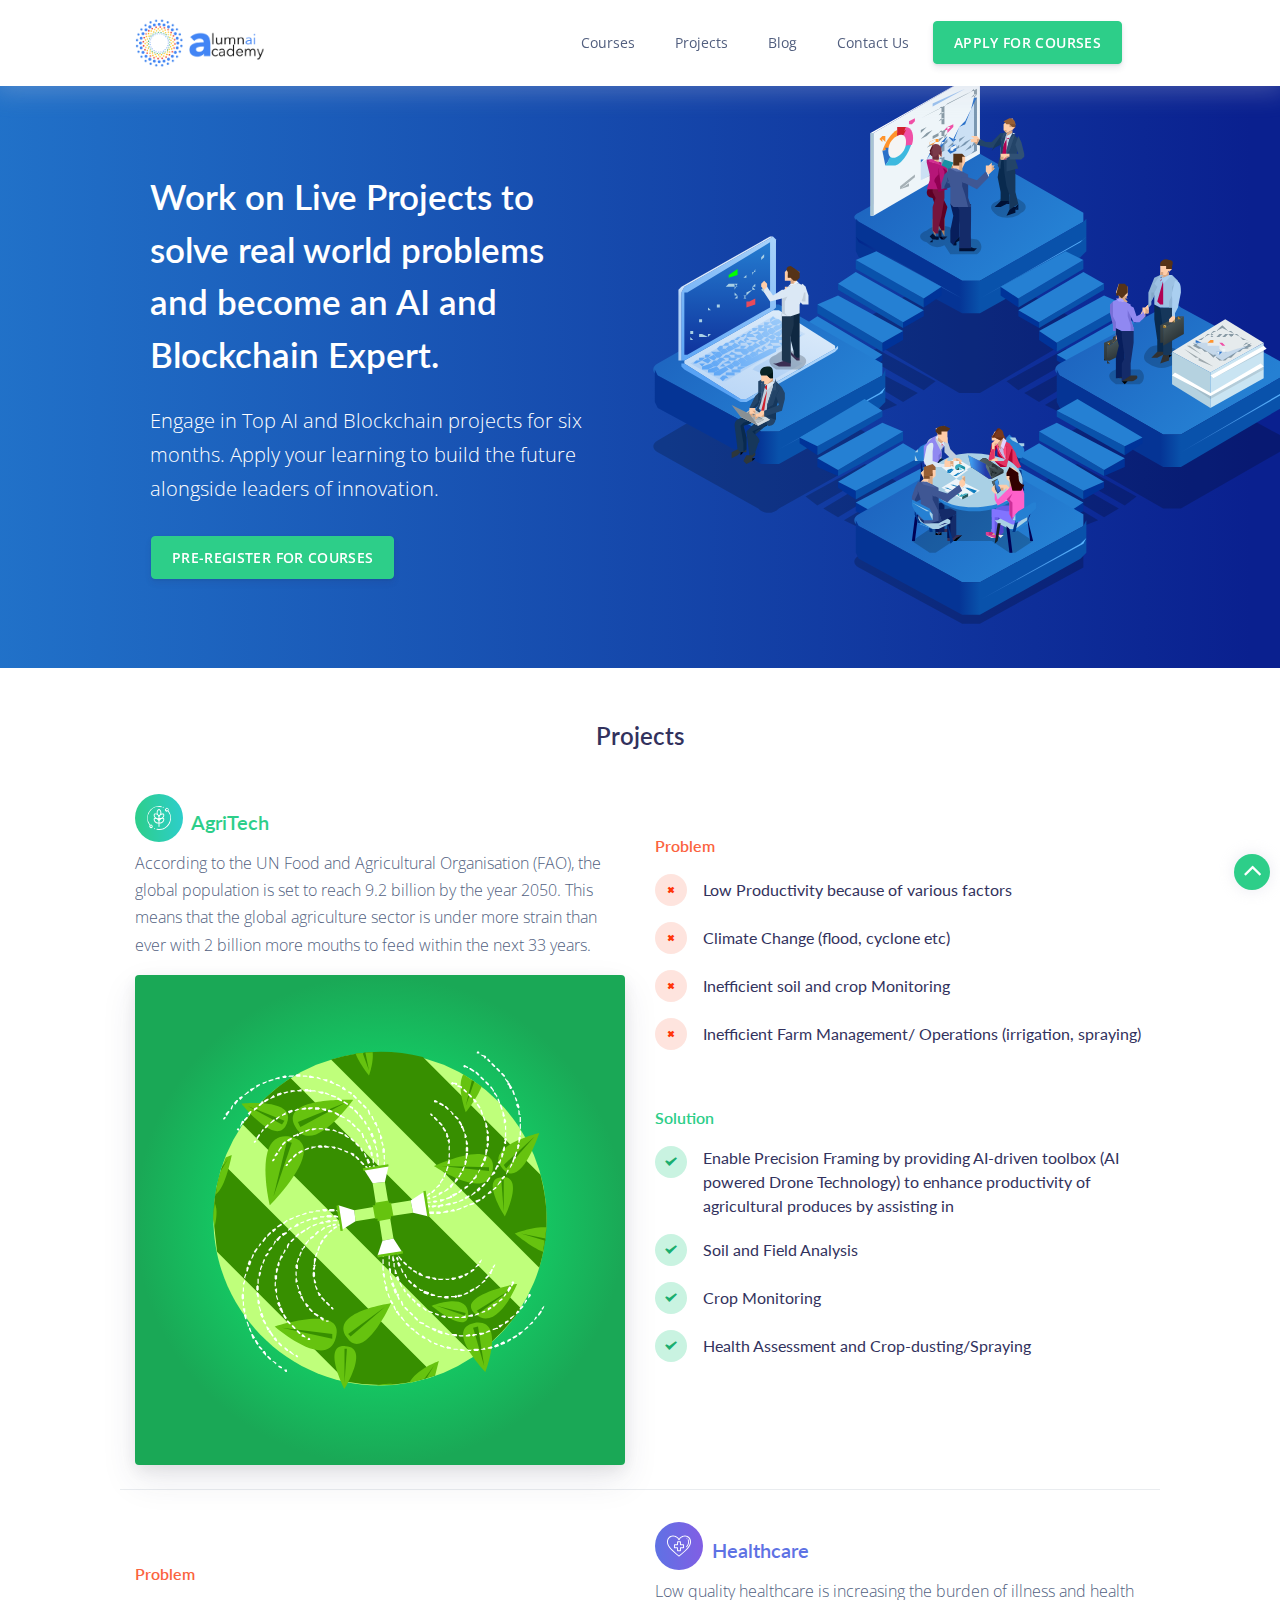
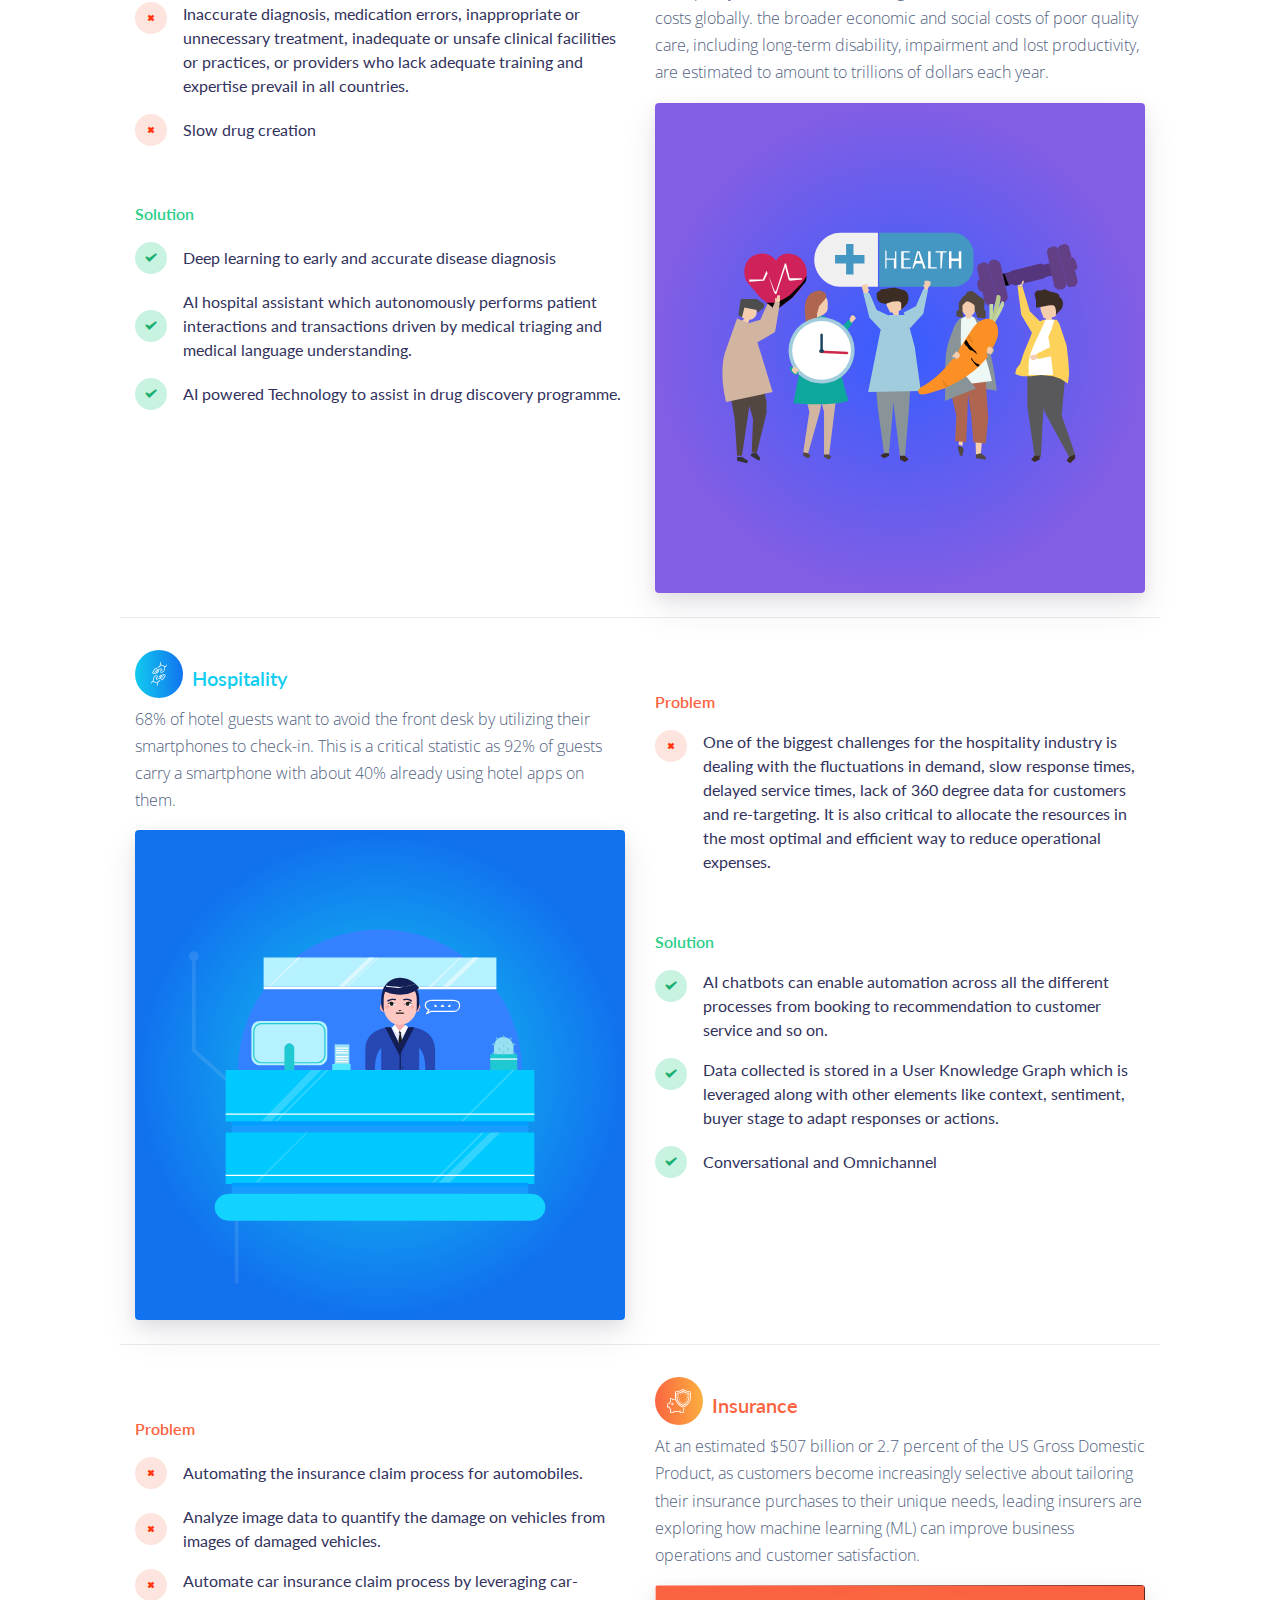
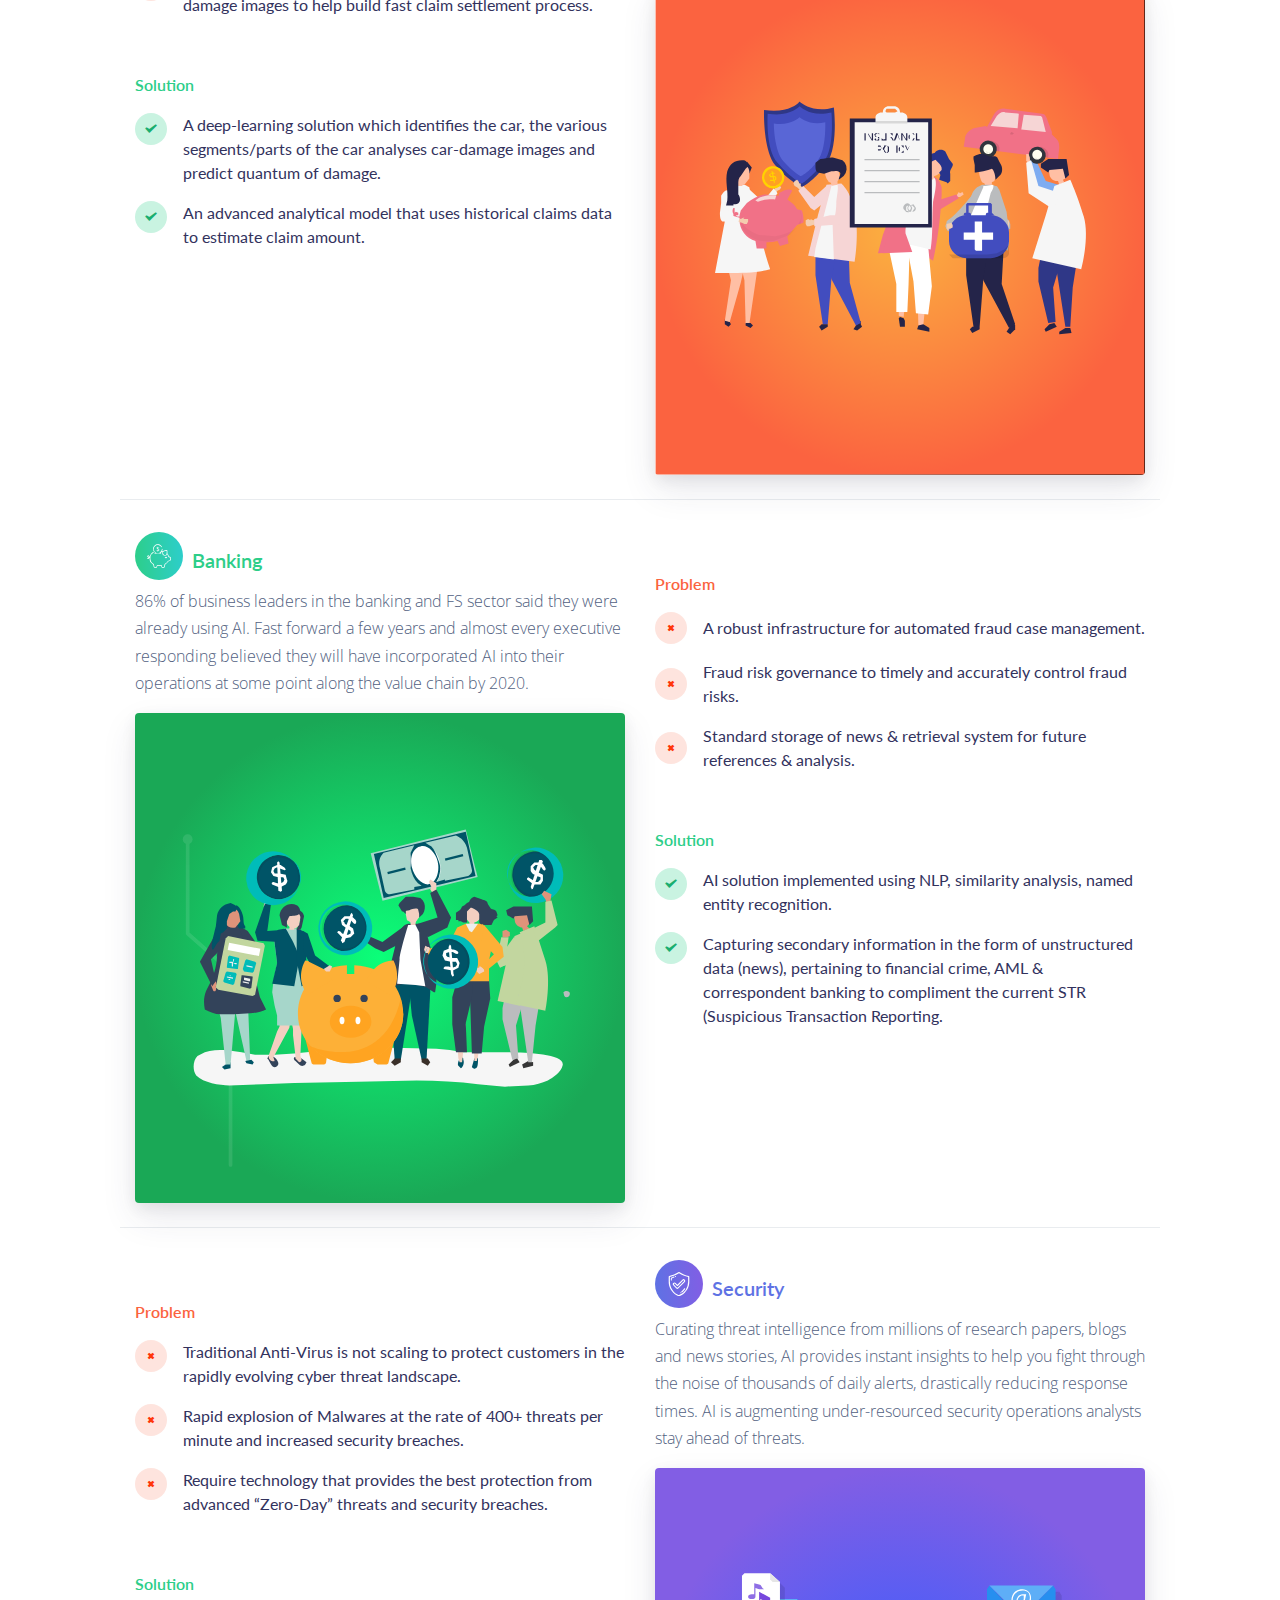
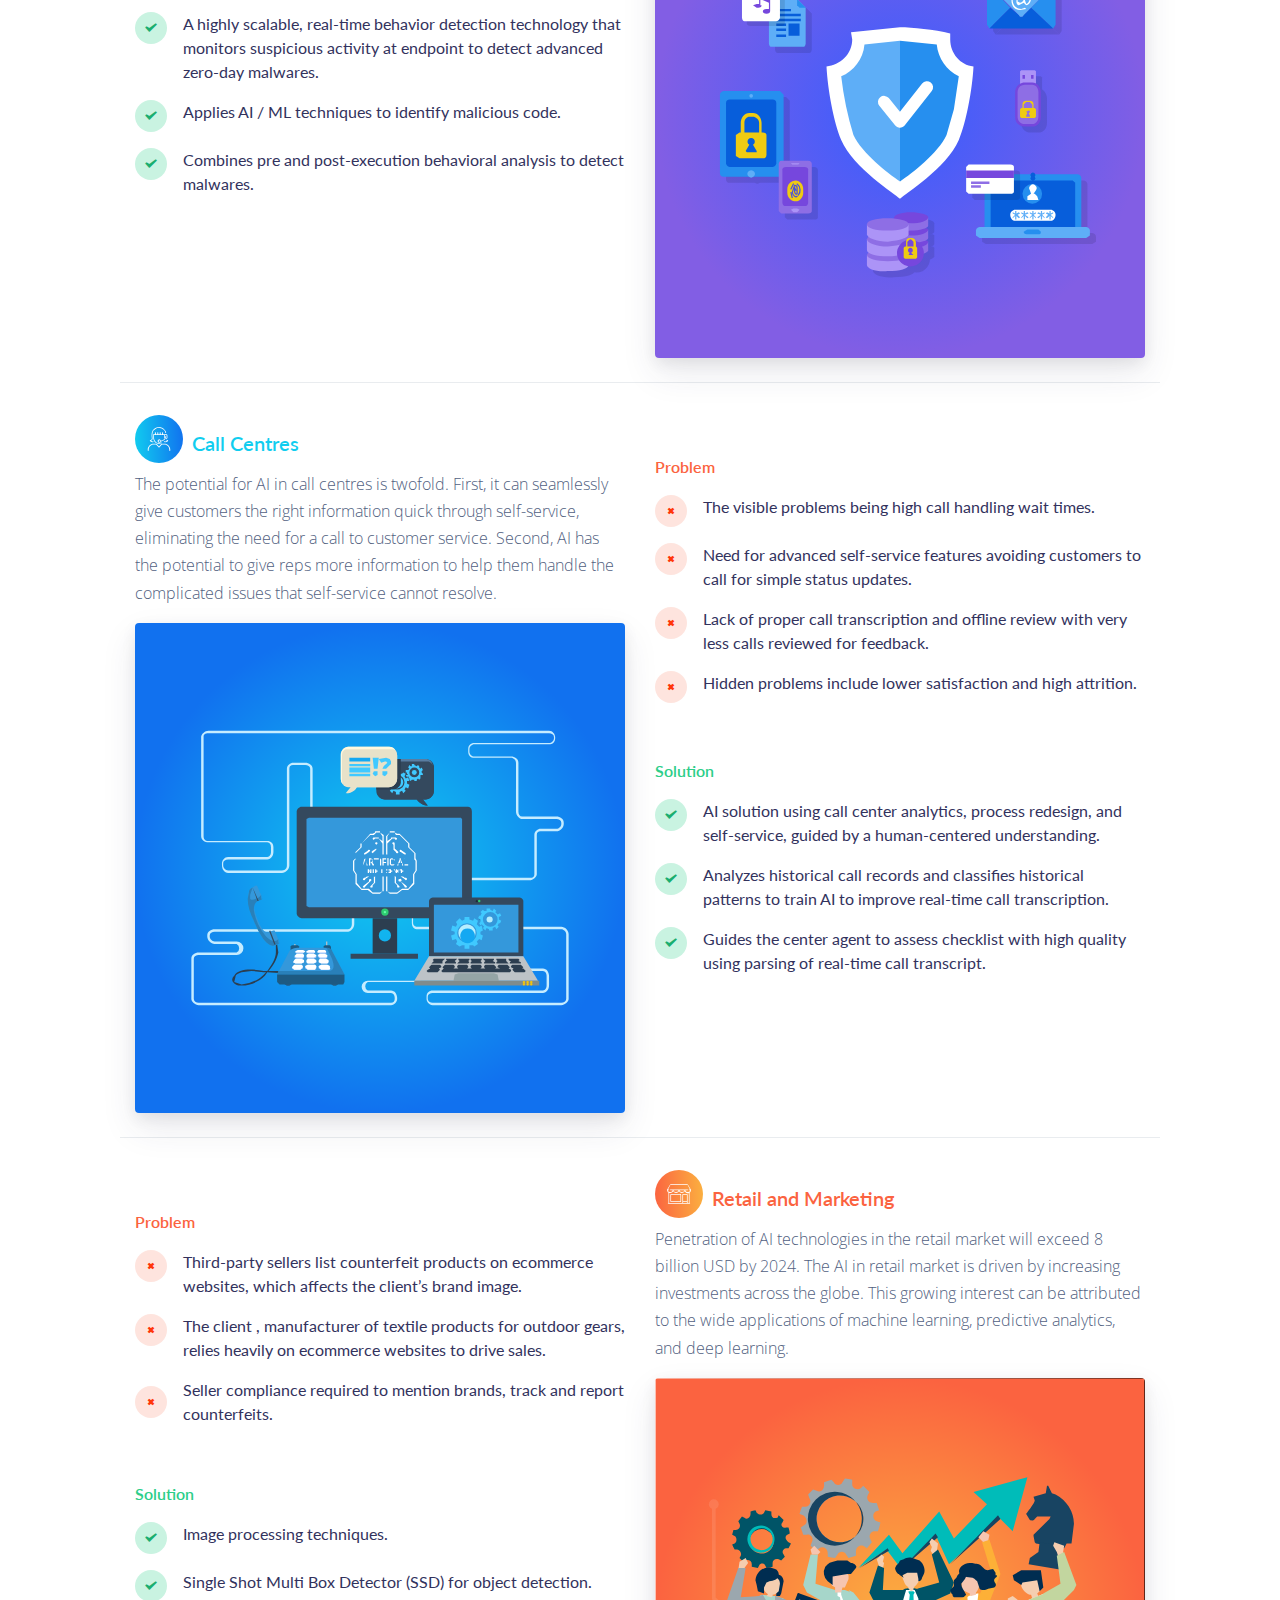
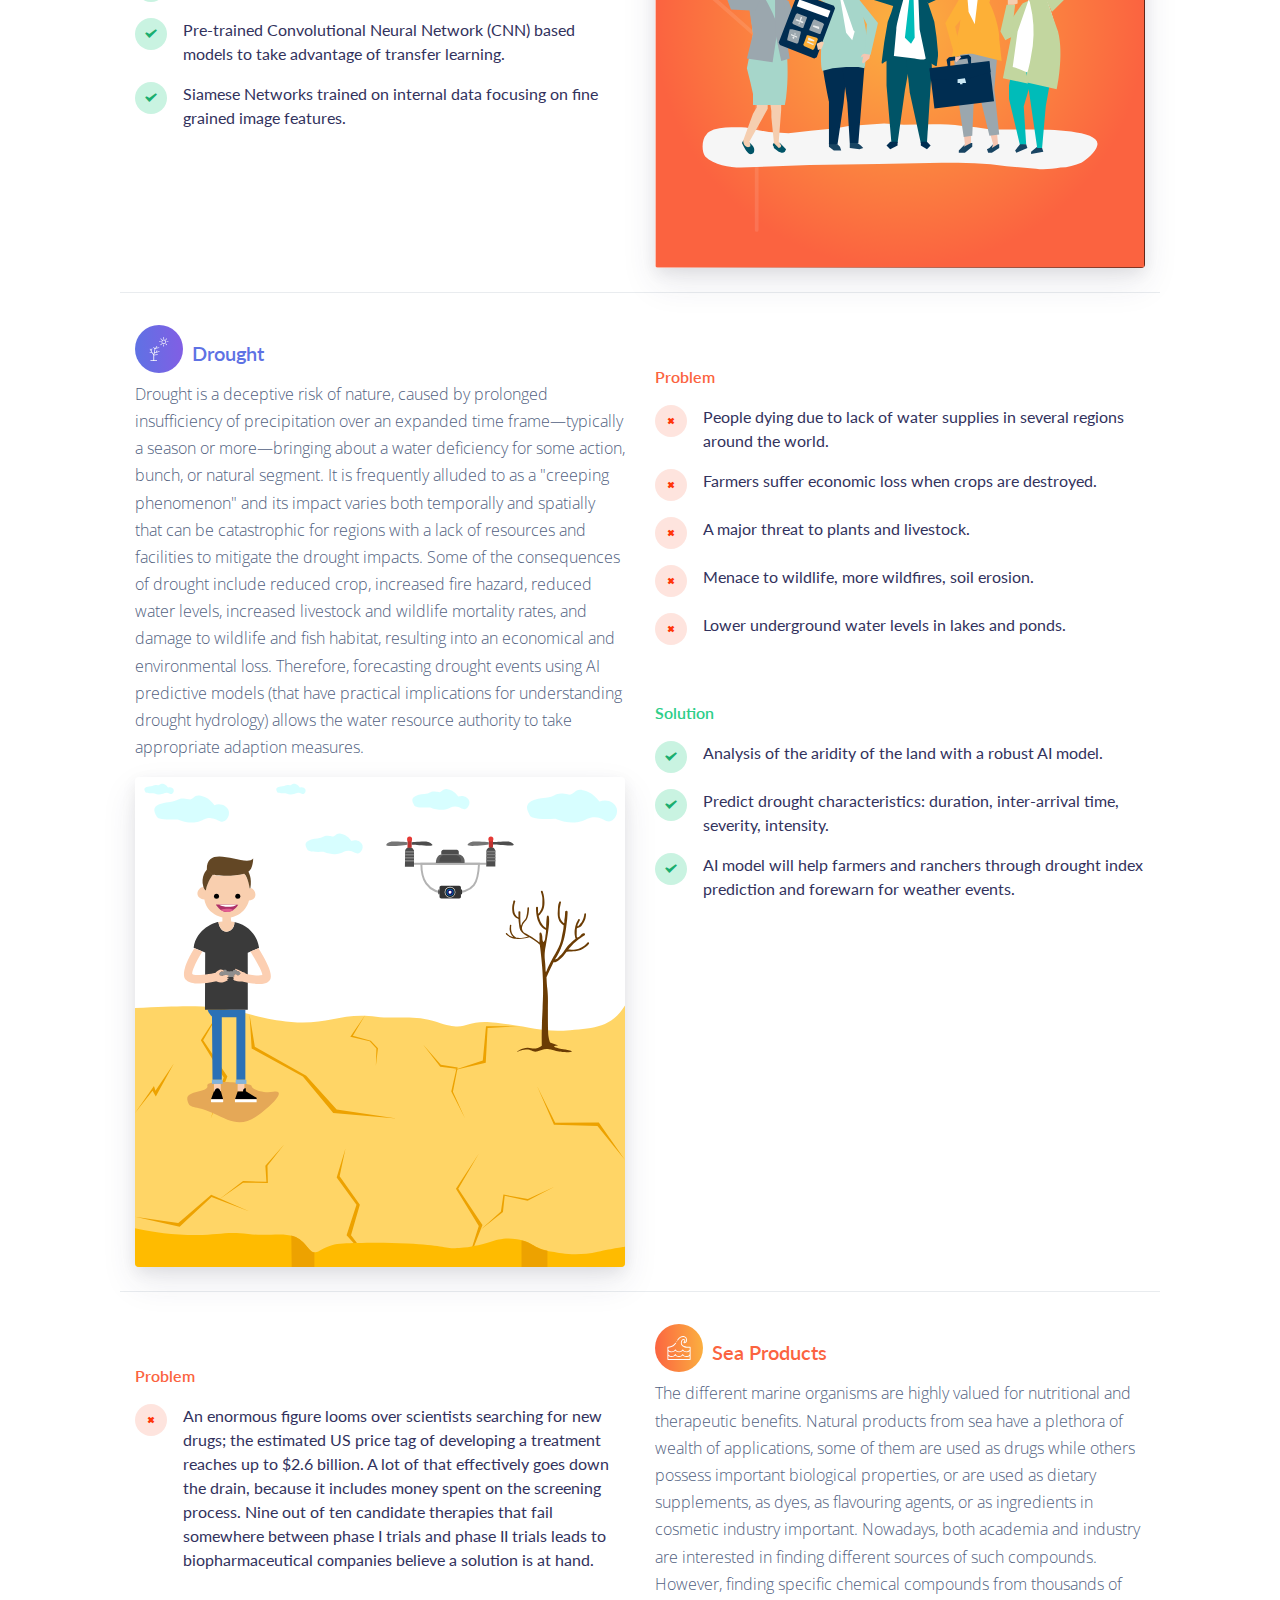
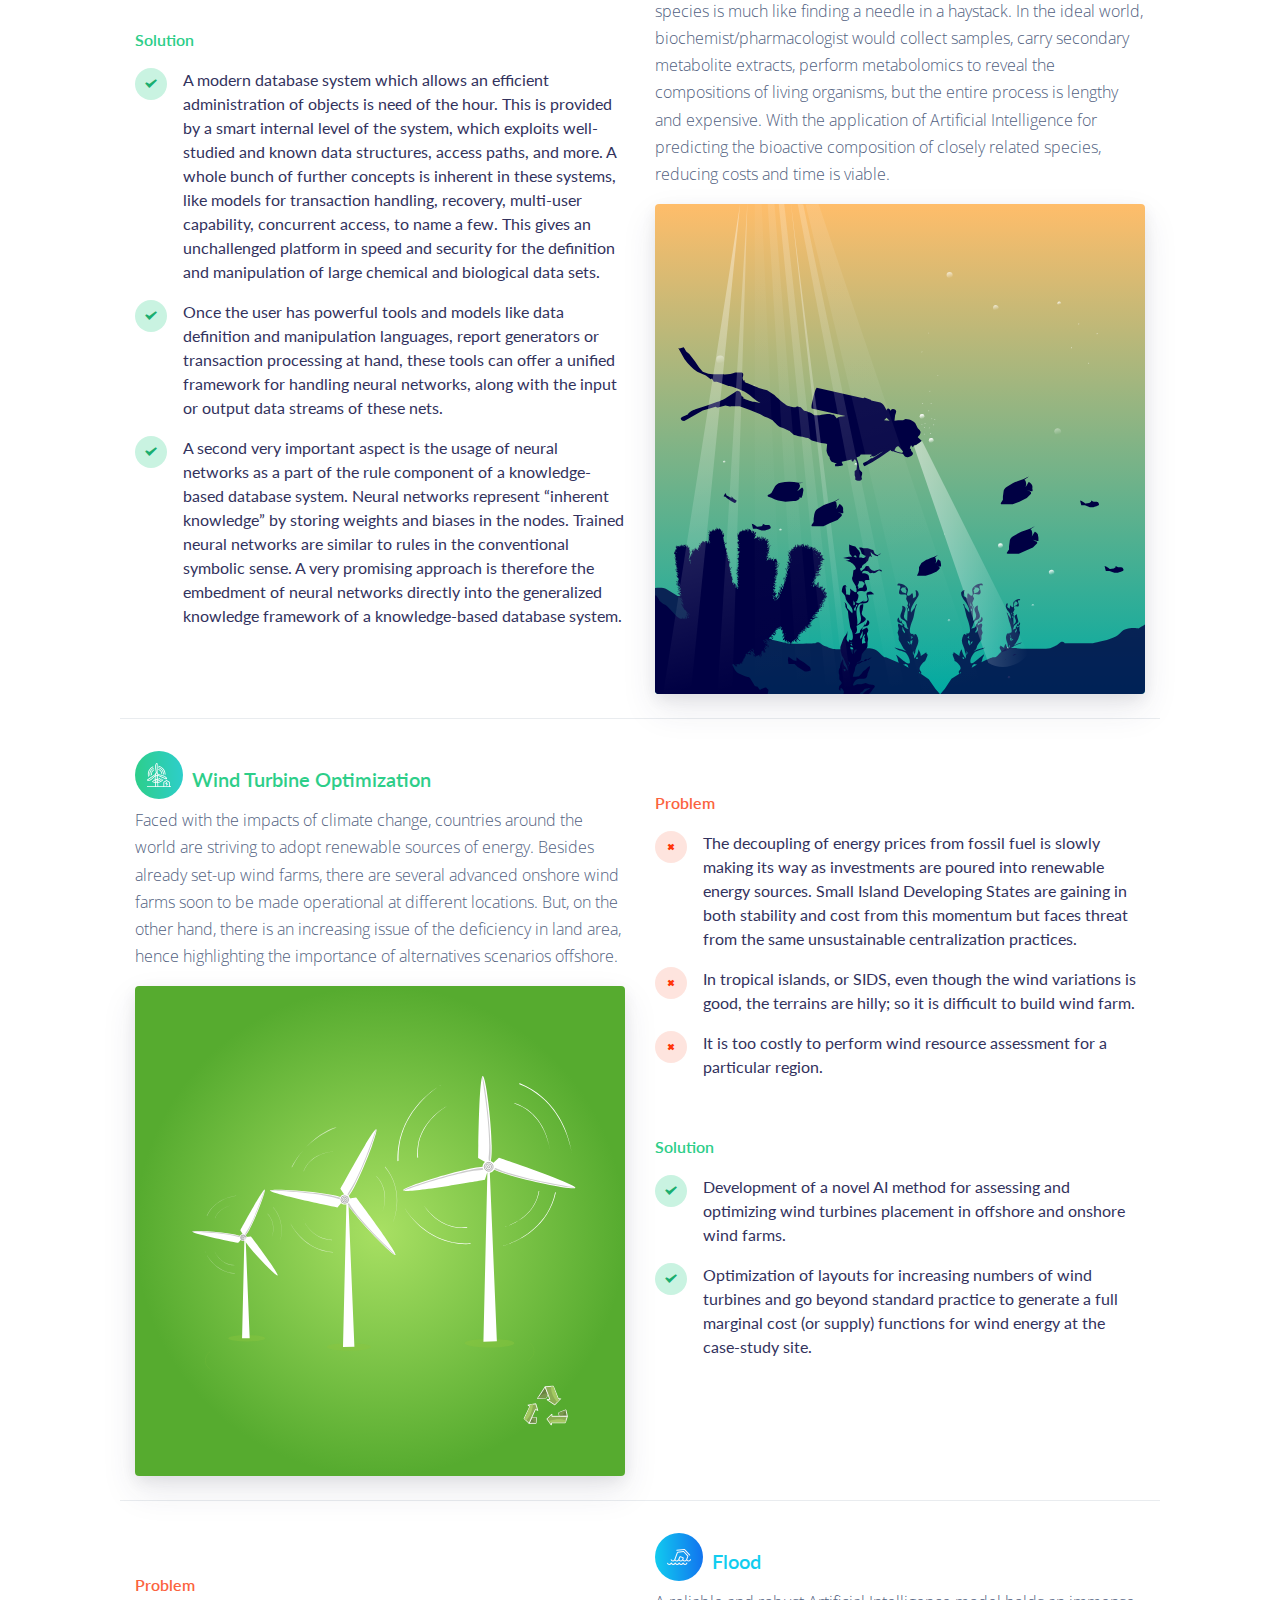
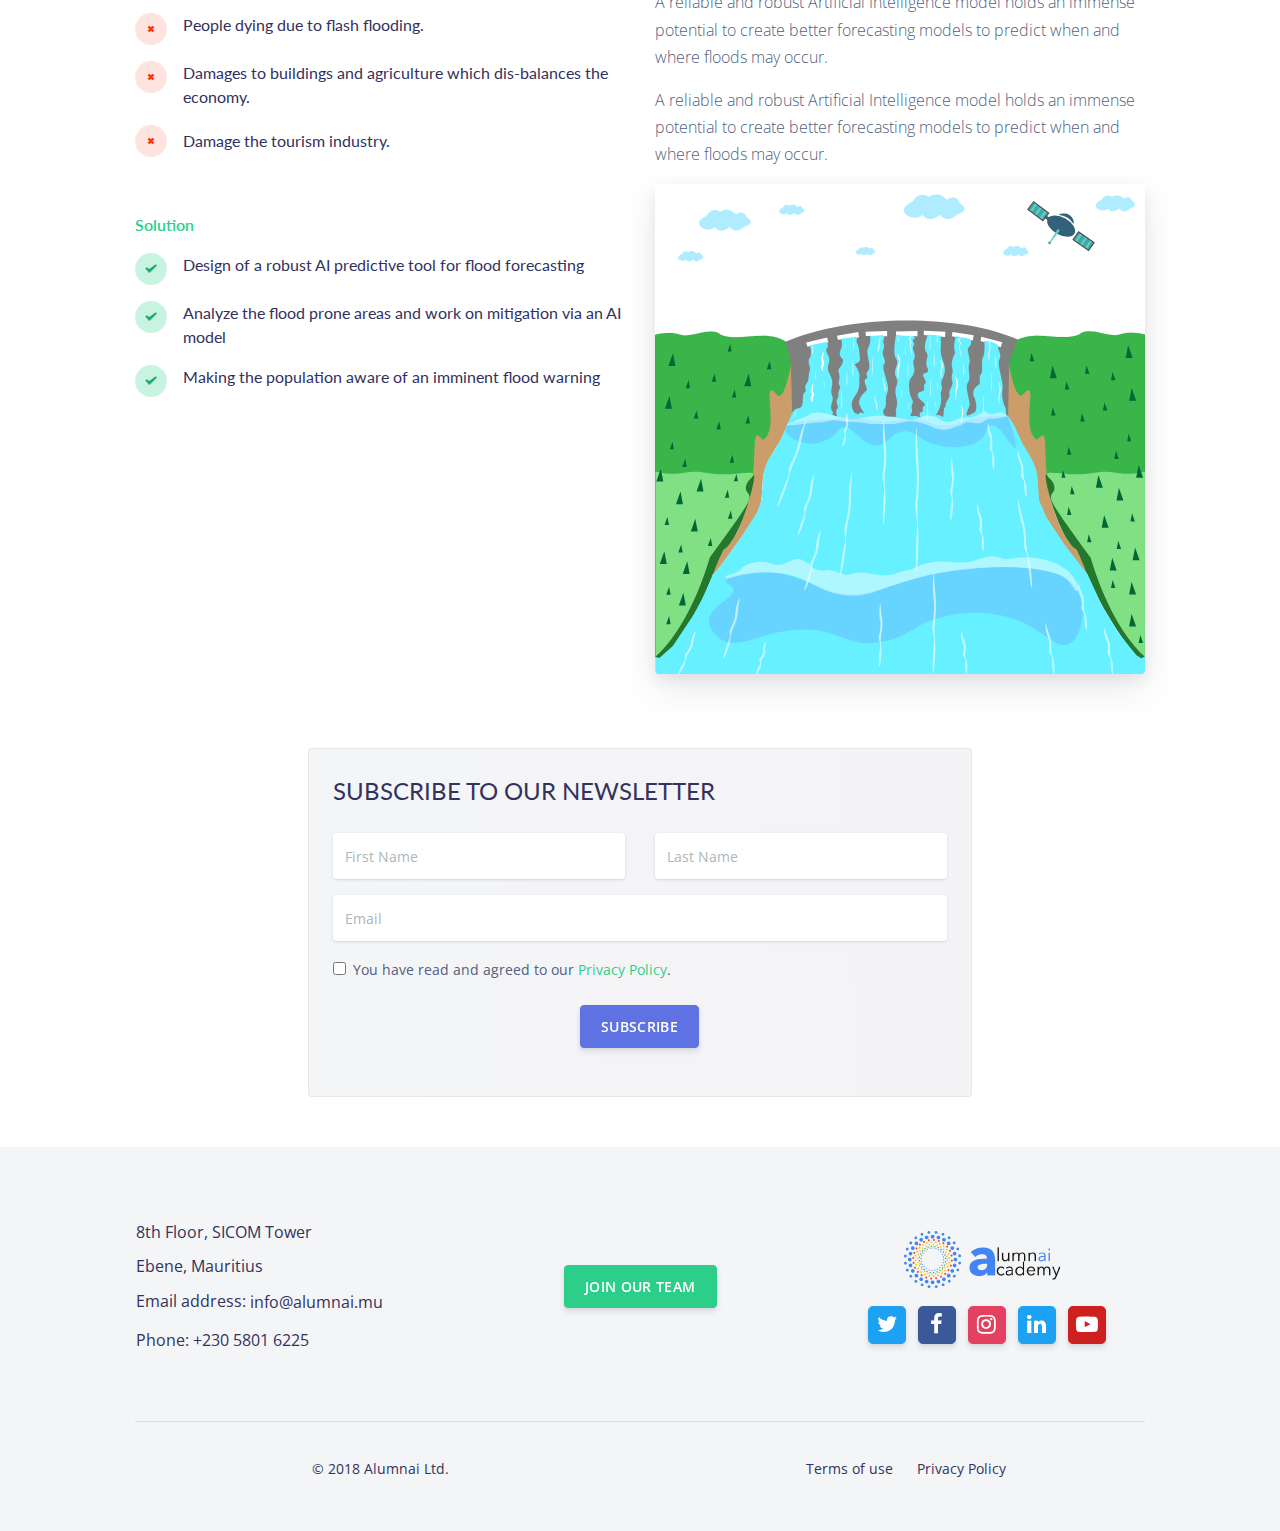
<file: projects.html>
<!DOCTYPE html>
<html lang="en">

<head>
    <meta charset="UTF-8">
    <meta name="viewport" content="width=device-width, initial-scale=1, shrink-to-fit=no">
    <meta name="description" content="Work on live projects to solve real world problems and become an AI and Blockchain expert.">
    <meta name="keywords" content="ai development,ai programming,live projects, ai internship,learn blockchain">
    <title>Blockchain and Artificial Intelligence Live Projects</title>
    <meta name="viewport" content="width=device-width, initial-scale=1, shrink-to-fit=no">
    <!-- Google Tag Manager -->
    <script>(function(w,d,s,l,i){w[l]=w[l]||[];w[l].push({'gtm.start':
new Date().getTime(),event:'gtm.js'});var f=d.getElementsByTagName(s)[0],
j=d.createElement(s),dl=l!='dataLayer'?'&l='+l:'';j.async=true;j.src=
'https://www.googletagmanager.com/gtm.js?id='+i+dl;f.parentNode.insertBefore(j,f);
})(window,document,'script','dataLayer','GTM-K5B4SJC');</script>
    <!-- End Google Tag Manager -->


    <link rel="shortcut icon" href="/assets/img/favicon-32x32.png" type="image/png">
    <!-- Fonts -->
    <link href='https://fonts.googleapis.com/css?family=Lato' rel='stylesheet'>
    <link href="https://fonts.googleapis.com/css?family=Open+Sans:300,400,600,700" rel="stylesheet">


    <!-- Icons -->
    <link href="assets/vendor/nucleo/css/nucleo.css" rel="stylesheet">
    <link href="assets/css/perfect-scrollbar.css" rel="stylesheet">
    <link href="assets/vendor/font-awesome/css/font-awesome.min.css" rel="stylesheet">

    <!-- Theme CSS -->
    <link type="text/css" href="assets/css/argon.min.css" rel="stylesheet">
    <!-- <link rel="stylesheet" href="assets/css/starrr.css"> -->
    <link rel="stylesheet" href="assets/css/style.min.css">
</head>

<body>
    <!-- Google Tag Manager (noscript) -->
    <noscript><iframe src="https://www.googletagmanager.com/ns.html?id=GTM-K5B4SJC" height="0" width="0" style="display:none;visibility:hidden"></iframe></noscript>
    <!-- End Google Tag Manager (noscript) -->

    <header class="header-global">
        <nav id="navbar-main" class="navbar navbar-main navbar-expand-lg navbar-default fixed-top">
            <div class="container">
                <a class="navbar-brand mr-lg-5" href="/">
                    <div class="brand-img-wrapper"><img src="/assets/img/logo.png" alt="logo" style="height: 50px;"></div>
                </a>
                <button class="navbar-toggler" type="button" data-toggle="collapse" data-target="#navbar_global"
                    aria-controls="navbar_global" aria-expanded="false" aria-label="Toggle navigation">
                    <span class="navbar-toggler-icon"></span>
                </button>
                <div class="navbar-collapse collapse" id="navbar_global">
                    <div class="navbar-collapse-header">
                        <div class="row">
                            <div class="col-6 collapse-brand">
                                <a href="/">
                                    <img src="/assets/img/logo.png" alt="logo" style="height: 50px;">
                                </a>
                            </div>
                            <div class="col-6 collapse-close">
                                <button type="button" class="navbar-toggler" data-toggle="collapse" data-target="#navbar_global"
                                    aria-controls="navbar_global" aria-expanded="false" aria-label="Toggle navigation">
                                    <span></span>
                                    <span></span>
                                </button>
                            </div>
                        </div>
                    </div>

                    <div class="d-md-flex align-items-md-center justify-content-end" style="width: 100%;">
                        <ul class="navbar-nav navbar-nav-hover align-items-lg-center col-auto">
                            <!-- <li class="nav-item dropdown">
                        <a href="#" class="nav-link" data-toggle="dropdown" role="button">
                            <i class="ni ni-ui-04 d-lg-none"></i>
                            <span class="nav-link-inner--text">Programs</span>
                        </a>
                        <div class="dropdown-menu dropdown-menu-xl">
                            <div class="dropdown-menu-inner">
                                <a href="#" class="media d-flex align-items-center">
                                    <div class="media-body ml-3">
                                    <h6 class="heading text-primary mb-md-1">Data Sciences</h6>
                                    </div>
                                </a>
                                <a href="#" class="media d-flex align-items-center">
                                    <div class="media-body ml-3">
                                    <h6 class="heading text-primary mb-md-1">Marketing & Management</h6>
                                    </div>
                                </a>
                                <a href="#" class="media d-flex align-items-center">
                                    <div class="media-body ml-3">
                                    <h6 class="heading text-primary mb-md-1">Product Management</h6>
                                    </div>
                                </a>
                                <a href="#" class="media d-flex align-items-center">
                                    <div class="media-body ml-3">
                                    <h6 class="heading text-primary mb-md-1">Entrepreneurship</h6>
                                    </div>
                                </a>
                                <a href="#" class="media d-flex align-items-center">
                                    <div class="media-body ml-3">
                                    <h6 class="heading text-primary mb-md-1">Technology</h6>
                                    </div>
                                </a>
                            </div>
                        </div>
                    </li> -->
                            <!-- <li class="nav-item">
                                <a href="/case-studies.html" class="nav-link">Case Studies</a>
                            </li> -->
                            <li class="nav-item dropdown">
                                <a href="#" class="nav-link" data-toggle="dropdown" role="button">
                                    Courses
                                </a>
                                <div class="dropdown-menu dropdown-menu-xl">
                                    <div class="dropdown-menu-inner">
                                        <a href="/data-science-course-for-school-leavers.html" class="media d-flex align-items-center">
                                            <div class="media-body ml-3">
                                                <h6 class="heading mb-md-1">Data Science Course for School Leavers</h6>
                                            </div>
                                        </a>
                                        <a href="/masters-degree-course-in-artificial-intelligence.html" class="media d-flex align-items-center">
                                            <div class="media-body ml-3">
                                                <h6 class="heading mb-md-1">Master's Degree Course in Artificial Intelligence(Mauritius)</h6>
                                            </div>
                                        </a>
                                        <a href="/masters-degree-course-in-blockchain.html" class="media d-flex align-items-center">
                                            <div class="media-body ml-3">
                                                <h6 class="heading mb-md-1">Master's Degree Course in Blockchain(Mauritius)</h6>
                                            </div>
                                        </a>
                                        <a href="/masters-degree-course-in-cyber-security.html" class="media d-flex align-items-center">
                                            <div class="media-body ml-3">
                                                <h6 class="heading mb-md-1">Master’s Degree in Cyber Security(Mauritius)</h6>
                                            </div>
                                        </a>
                                    </div>
                                </div>
                            </li>                            
                            <li class="nav-item">
                                <a href="/projects.html" class="nav-link">Projects</a>
                            </li>
                            <li class="nav-item">
                                <a href="/blog" class="nav-link">Blog</a>
                            </li>
                            <li class="nav-item">
                                <a href="#" class="nav-link" data-toggle="modal" data-target="#contact-us-form">Contact
                                    Us</a>
                            </li>
                            <li class="nav-item">
                                <a href="#" class="btn btn-success" data-toggle="modal" data-target="#modal-form">Apply
                                    For Courses</a>
                            </li>
                        </ul>
                    </div>

                </div>
            </div>
        </nav>
    </header>
    <main>
        <span class="back-top"><i class="fa fa-angle-up"></i></span>

        <!---Hero-->
        <div class="position-relative">
            <!-- shape Hero -->
            <section class="section section-lg section-shaped pb-25 hero-section project-page-hero">
                <div class="container py-lg-md d-flex">
                    <div class="col px-0">
                        <div class="row">
                            <div class="col-lg-6">
                                <div class="hero-content-wrapper mb-1">
                                    <h1 class="display-3 text-white">Work on Live Projects to solve real world problems
                                        and become an AI and Blockchain Expert.</h1>
                                    <p class="lead text-white">Engage in Top AI and Blockchain projects for six months.
                                        Apply your learning to build the future alongside leaders of innovation.</p>
                                </div>
                                <div class="btn-wrapper hero-btn-wrapper ml-3">
                                    <button class="btn btn-success btn-icon mb-1 mb-sm-0" data-toggle="modal"
                                        data-target="#modal-form">
                                        <span class="btn-inner--text">Pre-register for Courses</span>
                                    </button>
                                </div>
                            </div>
                        </div>
                    </div>
                </div>
                <!-- SVG separator -->
                <!-- <div class="separator separator-bottom separator-skew">
    <svg x="0" y="0" viewBox="0 0 2560 100" preserveAspectRatio="none" version="1.1" xmlns="http://www.w3.org/2000/svg">
        <polygon class="fill-white" points="2560 0 2560 100 0 100"></polygon>
    </svg>
    </div> -->
            </section>
            <!-- 1st Hero Variation -->
        </div>

        <section class="content-section">
            <div class="container">
                <h4 class="font-weight-bold mt-2 text-center">Projects</h4>
                <div class="row justify-content-between py-4">
                    <div class="col-sm-12 col-md-6">
                        <h5 class="font-weight-bold mt-2 text-success">
                            <div class="icon icon-shape bg-gradient-success rounded-circle mr-1">
                                <img src="/assets/img/project-icons/agritech.svg" alt="AgriTech icon" style="width: 100%;">
                            </div>
                            AgriTech
                        </h5>
                        <p>According to the UN Food and Agricultural Organisation (FAO), the global population is set
                            to reach 9.2 billion by the year 2050. This means that the global agriculture sector is
                            under more strain than ever with 2 billion more mouths to feed within the next 33 years.</p>
                        <div class="card course-card shadow border-0">
                            <img src="/assets/img/project-thumbnails/agritech.svg" alt="AgriTech">
                        </div>
                    </div>
                    <div class="col-sm-12 col-md-6">
                        <h6 class="font-weight-bold mt-5 text-warning">Problem</h6>
                        <ul class="list-unstyled">
                            <li class="py-2">
                                <div class="d-flex align-items-center">
                                    <div>
                                        <div class="badge badge-circle badge-warning mr-3">
                                            <i class="ni ni-fat-remove"></i>
                                        </div>
                                    </div>
                                    <div>
                                        <h6 class="mb-0">Low Productivity because of various factors</h6>
                                    </div>
                                </div>
                            </li>
                            <li class="py-2">
                                <div class="d-flex align-items-center">
                                    <div>
                                        <div class="badge badge-circle badge-warning mr-3">
                                            <i class="ni ni-fat-remove"></i>
                                        </div>
                                    </div>
                                    <div>
                                        <h6 class="mb-0">Climate Change (flood, cyclone etc)</h6>
                                    </div>
                                </div>
                            </li>
                            <li class="py-2">
                                <div class="d-flex align-items-center">
                                    <div>
                                        <div class="badge badge-circle badge-warning mr-3">
                                            <i class="ni ni-fat-remove"></i>
                                        </div>
                                    </div>
                                    <div>
                                        <h6 class="mb-0">Inefficient soil and crop Monitoring</h6>
                                    </div>
                                </div>
                            </li>
                            <li class="py-2">
                                <div class="d-flex align-items-center">
                                    <div>
                                        <div class="badge badge-circle badge-warning mr-3">
                                            <i class="ni ni-fat-remove"></i>
                                        </div>
                                    </div>
                                    <div>
                                        <h6 class="mb-0">Inefficient Farm Management/ Operations (irrigation, spraying)</h6>
                                    </div>
                                </div>
                            </li>
                        </ul>
                        <h6 class="font-weight-bold mt-5 text-success">Solution</h6>
                        <ul class="list-unstyled">
                            <li class="py-2">
                                <div class="d-flex">
                                    <div>
                                        <div class="badge badge-circle badge-success mr-3">
                                            <i class="ni ni-check-bold"></i>
                                        </div>
                                    </div>
                                    <div>
                                        <h6 class="mb-0">Enable Precision Framing by providing AI-driven toolbox (AI
                                            powered Drone Technology) to enhance productivity of agricultural produces
                                            by assisting in</h6>
                                    </div>
                                </div>
                            </li>
                            <li class="py-2">
                                <div class="d-flex align-items-center">
                                    <div>
                                        <div class="badge badge-circle badge-success mr-3">
                                            <i class="ni ni-check-bold"></i>
                                        </div>
                                    </div>
                                    <div>
                                        <h6 class="mb-0">Soil and Field Analysis</h6>
                                    </div>
                                </div>
                            </li>
                            <li class="py-2">
                                <div class="d-flex align-items-center">
                                    <div>
                                        <div class="badge badge-circle badge-success mr-3">
                                            <i class="ni ni-check-bold"></i>
                                        </div>
                                    </div>
                                    <div>
                                        <h6 class="mb-0">Crop Monitoring</h6>
                                    </div>
                                </div>
                            </li>
                            <li class="py-2">
                                <div class="d-flex align-items-center">
                                    <div>
                                        <div class="badge badge-circle badge-success mr-3">
                                            <i class="ni ni-check-bold"></i>
                                        </div>
                                    </div>
                                    <div>
                                        <h6 class="mb-0">Health Assessment and Crop-dusting/Spraying</h6>
                                    </div>
                                </div>
                            </li>
                        </ul>
                    </div>
                </div>
                <div class="row justify-content-between py-4 border-top">
                    <div id="first" class="col-md-6">
                        <h6 class="font-weight-bold mt-5 text-warning">Problem</h6>
                        <ul class="list-unstyled">
                            <li class="py-2">
                                <div class="d-flex">
                                    <div>
                                        <div class="badge badge-circle badge-warning mr-3">
                                            <i class="ni ni-fat-remove"></i>
                                        </div>
                                    </div>
                                    <div>
                                        <h6 class="mb-0">Inaccurate diagnosis, medication errors, inappropriate or
                                            unnecessary treatment, inadequate or unsafe clinical facilities or
                                            practices, or providers who lack adequate training and expertise prevail in
                                            all countries.</h6>
                                    </div>
                                </div>
                            </li>
                            <li class="py-2">
                                <div class="d-flex align-items-center">
                                    <div>
                                        <div class="badge badge-circle badge-warning mr-3">
                                            <i class="ni ni-fat-remove"></i>
                                        </div>
                                    </div>
                                    <div>
                                        <h6 class="mb-0">Slow drug creation</h6>
                                    </div>
                                </div>
                            </li>
                        </ul>
                        <h6 class="font-weight-bold mt-5 text-success">Solution</h6>
                        <ul class="list-unstyled">
                            <li class="py-2">
                                <div class="d-flex align-items-center">
                                    <div>
                                        <div class="badge badge-circle badge-success mr-3">
                                            <i class="ni ni-check-bold"></i>
                                        </div>
                                    </div>
                                    <div>
                                        <h6 class="mb-0">Deep learning to early and accurate disease diagnosis</h6>
                                    </div>
                                </div>
                            </li>
                            <li class="py-2">
                                <div class="d-flex align-items-center">
                                    <div>
                                        <div class="badge badge-circle badge-success mr-3">
                                            <i class="ni ni-check-bold"></i>
                                        </div>
                                    </div>
                                    <div>
                                        <h6 class="mb-0">AI hospital assistant which autonomously performs patient
                                            interactions and transactions driven by medical triaging and medical
                                            language understanding.</h6>
                                    </div>
                                </div>
                            </li>
                            <li class="py-2">
                                <div class="d-flex align-items-center">
                                    <div>
                                        <div class="badge badge-circle badge-success mr-3">
                                            <i class="ni ni-check-bold"></i>
                                        </div>
                                    </div>
                                    <div>
                                        <h6 class="mb-0">AI powered Technology to assist in drug discovery programme.</h6>
                                    </div>
                                </div>
                            </li>
                        </ul>
                    </div>
                    <div id="second" class="col-md-6">
                        <h5 class="font-weight-bold mt-2 text-primary">
                            <div class="icon icon-shape bg-gradient-primary rounded-circle mr-1">
                                <img src="/assets/img/project-icons/healthcare.svg" alt="Healthcare icon" style="width: 100%;">
                            </div>
                            Healthcare
                        </h5>
                        <p>Low quality healthcare is increasing the burden of illness and health costs globally. the
                            broader economic and social costs of poor quality care, including long-term disability,
                            impairment and lost productivity, are estimated to amount to trillions of dollars each
                            year.</p>
                        <div class="card course-card shadow border-0">
                            <img src="/assets/img/project-thumbnails/healthcare.svg" alt="Healthcare">
                        </div>
                    </div>
                </div>
                <div class="row justify-content-between py-4 border-top">
                    <div class="col-sm-12 col-md-6">
                        <h5 class="font-weight-bold mt-2 text-info">
                            <div class="icon icon-shape bg-gradient-info rounded-circle mr-1">
                                <img src="/assets/img/project-icons/hospitality.svg" alt="Hospitality icon" style="width: 100%;">
                            </div>
                            Hospitality
                        </h5>
                        <p>68% of hotel guests want to avoid the front desk by utilizing their smartphones to check-in.
                            This is a critical statistic as 92% of guests carry a smartphone with about 40% already
                            using hotel apps on them.</p>
                        <div class="card course-card shadow border-0">
                            <img src="/assets/img/project-thumbnails/hospitality.svg" alt="Hospitality">
                        </div>
                    </div>
                    <div class="col-sm-12 col-md-6">
                        <h6 class="font-weight-bold mt-5 text-warning">Problem</h6>
                        <ul class="list-unstyled">
                            <li class="py-2">
                                <div class="d-flex">
                                    <div>
                                        <div class="badge badge-circle badge-warning mr-3">
                                            <i class="ni ni-fat-remove"></i>
                                        </div>
                                    </div>
                                    <div>
                                        <h6 class="mb-0">One of the biggest challenges for the hospitality industry is
                                            dealing with the fluctuations in demand, slow response times, delayed
                                            service times, lack of 360 degree data for customers and re-targeting. It
                                            is also critical to allocate the resources in the most optimal and
                                            efficient way to reduce operational expenses.</h6>
                                    </div>
                                </div>
                            </li>
                        </ul>
                        <h6 class="font-weight-bold mt-5 text-success">Solution</h6>
                        <ul class="list-unstyled">
                            <li class="py-2">
                                <div class="d-flex">
                                    <div>
                                        <div class="badge badge-circle badge-success mr-3">
                                            <i class="ni ni-check-bold"></i>
                                        </div>
                                    </div>
                                    <div>
                                        <h6 class="mb-0">AI chatbots can enable automation across all the different
                                            processes from booking to recommendation to customer service and so on.</h6>
                                    </div>
                                </div>
                            </li>
                            <li class="py-2">
                                <div class="d-flex">
                                    <div>
                                        <div class="badge badge-circle badge-success mr-3">
                                            <i class="ni ni-check-bold"></i>
                                        </div>
                                    </div>
                                    <div>
                                        <h6 class="mb-0">Data collected is stored in a User Knowledge Graph which is
                                            leveraged along with other elements like context, sentiment, buyer stage to
                                            adapt responses or actions.</h6>
                                    </div>
                                </div>
                            </li>
                            <li class="py-2">
                                <div class="d-flex align-items-center">
                                    <div>
                                        <div class="badge badge-circle badge-success mr-3">
                                            <i class="ni ni-check-bold"></i>
                                        </div>
                                    </div>
                                    <div>
                                        <h6 class="mb-0">Conversational and Omnichannel</h6>
                                    </div>
                                </div>
                            </li>
                        </ul>
                    </div>
                </div>
                <div class="row justify-content-between py-4 border-top">
                    <div id="first" class="col-md-6 col-md-push-6">
                        <h6 class="font-weight-bold mt-5 text-warning">Problem</h6>
                        <ul class="list-unstyled">
                            <li class="py-2">
                                <div class="d-flex align-items-center">
                                    <div>
                                        <div class="badge badge-circle badge-warning mr-3">
                                            <i class="ni ni-fat-remove"></i>
                                        </div>
                                    </div>
                                    <div>
                                        <h6 class="mb-0">Automating the insurance claim process for automobiles.</h6>
                                    </div>
                                </div>
                            </li>
                            <li class="py-2">
                                <div class="d-flex align-items-center">
                                    <div>
                                        <div class="badge badge-circle badge-warning mr-3">
                                            <i class="ni ni-fat-remove"></i>
                                        </div>
                                    </div>
                                    <div>
                                        <h6 class="mb-0">Analyze image data to quantify the damage on vehicles from
                                            images of damaged vehicles.</h6>
                                    </div>
                                </div>
                            </li>
                            <li class="py-2">
                                <div class="d-flex">
                                    <div>
                                        <div class="badge badge-circle badge-warning mr-3">
                                            <i class="ni ni-fat-remove"></i>
                                        </div>
                                    </div>
                                    <div>
                                        <h6 class="mb-0">Automate car insurance claim process by leveraging car-damage
                                            images to help build fast claim settlement process.</h6>
                                    </div>
                                </div>
                            </li>
                        </ul>
                        <h6 class="font-weight-bold mt-5 text-success">Solution</h6>
                        <ul class="list-unstyled">
                            <li class="py-2">
                                <div class="d-flex">
                                    <div>
                                        <div class="badge badge-circle badge-success mr-3">
                                            <i class="ni ni-check-bold"></i>
                                        </div>
                                    </div>
                                    <div>
                                        <h6 class="mb-0">A deep-learning solution which identifies the car, the various
                                            segments/parts of the car analyses car-damage images and predict quantum of
                                            damage.</h6>
                                    </div>
                                </div>
                            </li>
                            <li class="py-2">
                                <div class="d-flex">
                                    <div>
                                        <div class="badge badge-circle badge-success mr-3">
                                            <i class="ni ni-check-bold"></i>
                                        </div>
                                    </div>
                                    <div>
                                        <h6 class="mb-0">An advanced analytical model that uses historical claims data
                                            to estimate claim amount.</h6>
                                    </div>
                                </div>
                            </li>
                        </ul>
                    </div>
                    <div id="second" class="col-md-6 col-md-pull-6">
                        <h5 class="font-weight-bold mt-2 text-warning">
                            <div class="icon icon-shape bg-gradient-warning rounded-circle mr-1">
                                <img src="/assets/img/project-icons/insurance.svg" alt="Insurance icon" style="width: 100%;">
                            </div>
                            Insurance
                        </h5>
                        <p>At an estimated $507 billion or 2.7 percent of the US Gross Domestic Product, as customers
                            become increasingly selective about tailoring their insurance purchases to their unique
                            needs, leading insurers are exploring how machine learning (ML) can improve business
                            operations and customer satisfaction.</p>
                        <div class="card course-card shadow border-0">
                            <img src="/assets/img/project-thumbnails/insurance.svg" alt="Insurance">
                        </div>
                    </div>
                </div>
                <div class="row justify-content-between py-4 border-top">
                    <div class="col-sm-12 col-md-6">
                        <h5 class="font-weight-bold mt-2 text-success">
                            <div class="icon icon-shape bg-gradient-success rounded-circle mr-1">
                                <img src="/assets/img/project-icons/banking.svg" alt="Banking icon" style="width: 100%;">
                            </div>
                            Banking
                        </h5>
                        <p>86% of business leaders in the banking and FS sector said they were already using AI. Fast
                            forward a few years and almost every executive responding believed they will have
                            incorporated AI into their operations at some point along the value chain by 2020.</p>
                        <div class="card course-card shadow border-0">
                            <img src="/assets/img/project-thumbnails/banking.svg" alt="Banking">
                        </div>
                    </div>
                    <div class="col-sm-12 col-md-6">
                        <h6 class="font-weight-bold mt-5 text-warning">Problem</h6>
                        <ul class="list-unstyled">
                            <li class="py-2">
                                <div class="d-flex align-items-center">
                                    <div>
                                        <div class="badge badge-circle badge-warning mr-3">
                                            <i class="ni ni-fat-remove"></i>
                                        </div>
                                    </div>
                                    <div>
                                        <h6 class="mb-0">A robust infrastructure for automated fraud case management.</h6>
                                    </div>
                                </div>
                            </li>
                            <li class="py-2">
                                <div class="d-flex align-items-center">
                                    <div>
                                        <div class="badge badge-circle badge-warning mr-3">
                                            <i class="ni ni-fat-remove"></i>
                                        </div>
                                    </div>
                                    <div>
                                        <h6 class="mb-0">Fraud risk governance to timely and accurately control fraud
                                            risks.</h6>
                                    </div>
                                </div>
                            </li>
                            <li class="py-2">
                                <div class="d-flex align-items-center">
                                    <div>
                                        <div class="badge badge-circle badge-warning mr-3">
                                            <i class="ni ni-fat-remove"></i>
                                        </div>
                                    </div>
                                    <div>
                                        <h6 class="mb-0">Standard storage of news & retrieval system for future
                                            references & analysis.</h6>
                                    </div>
                                </div>
                            </li>
                        </ul>
                        <h6 class="font-weight-bold mt-5 text-success">Solution</h6>
                        <ul class="list-unstyled">
                            <li class="py-2">
                                <div class="d-flex">
                                    <div>
                                        <div class="badge badge-circle badge-success mr-3">
                                            <i class="ni ni-check-bold"></i>
                                        </div>
                                    </div>
                                    <div>
                                        <h6 class="mb-0">AI solution implemented using NLP, similarity analysis, named
                                            entity recognition.</h6>
                                    </div>
                                </div>
                            </li>
                            <li class="py-2">
                                <div class="d-flex">
                                    <div>
                                        <div class="badge badge-circle badge-success mr-3">
                                            <i class="ni ni-check-bold"></i>
                                        </div>
                                    </div>
                                    <div>
                                        <h6 class="mb-0">Capturing secondary information in the form of unstructured
                                            data (news), pertaining to financial crime, AML & correspondent banking to
                                            compliment the current STR (Suspicious Transaction Reporting.</h6>
                                    </div>
                                </div>
                            </li>
                        </ul>
                    </div>
                </div>
                <div class="row justify-content-between py-4 border-top">
                    <div id="first" class="col-md-6 col-md-push-6">
                        <h6 class="font-weight-bold mt-5 text-warning">Problem</h6>
                        <ul class="list-unstyled">
                            <li class="py-2">
                                <div class="d-flex">
                                    <div>
                                        <div class="badge badge-circle badge-warning mr-3">
                                            <i class="ni ni-fat-remove"></i>
                                        </div>
                                    </div>
                                    <div>
                                        <h6 class="mb-0">Traditional Anti-Virus is not scaling to protect customers in
                                            the rapidly evolving cyber threat landscape.</h6>
                                    </div>
                                </div>
                            </li>
                            <li class="py-2">
                                <div class="d-flex">
                                    <div>
                                        <div class="badge badge-circle badge-warning mr-3">
                                            <i class="ni ni-fat-remove"></i>
                                        </div>
                                    </div>
                                    <div>
                                        <h6 class="mb-0">Rapid explosion of Malwares at the rate of 400+ threats per
                                            minute and increased security breaches.</h6>
                                    </div>
                                </div>
                            </li>
                            <li class="py-2">
                                <div class="d-flex">
                                    <div>
                                        <div class="badge badge-circle badge-warning mr-3">
                                            <i class="ni ni-fat-remove"></i>
                                        </div>
                                    </div>
                                    <div>
                                        <h6 class="mb-0">Require technology that provides the best protection from
                                            advanced “Zero-Day” threats and security breaches.</h6>
                                    </div>
                                </div>
                            </li>
                        </ul>
                        <h6 class="font-weight-bold mt-5 text-success">Solution</h6>
                        <ul class="list-unstyled">
                            <li class="py-2">
                                <div class="d-flex">
                                    <div>
                                        <div class="badge badge-circle badge-success mr-3">
                                            <i class="ni ni-check-bold"></i>
                                        </div>
                                    </div>
                                    <div>
                                        <h6 class="mb-0">A highly scalable, real-time behavior detection technology
                                            that monitors suspicious activity at endpoint to detect advanced zero-day
                                            malwares.</h6>
                                    </div>
                                </div>
                            </li>
                            <li class="py-2">
                                <div class="d-flex">
                                    <div>
                                        <div class="badge badge-circle badge-success mr-3">
                                            <i class="ni ni-check-bold"></i>
                                        </div>
                                    </div>
                                    <div>
                                        <h6 class="mb-0">Applies AI / ML techniques to identify malicious code.</h6>
                                    </div>
                                </div>
                            </li>
                            <li class="py-2">
                                <div class="d-flex">
                                    <div>
                                        <div class="badge badge-circle badge-success mr-3">
                                            <i class="ni ni-check-bold"></i>
                                        </div>
                                    </div>
                                    <div>
                                        <h6 class="mb-0">Combines pre and post-execution behavioral analysis to detect
                                            malwares.</h6>
                                    </div>
                                </div>
                            </li>
                        </ul>
                    </div>
                    <div id="second" class="col-md-6 col-md-pull-6">
                        <h5 class="font-weight-bold mt-2 text-primary">
                            <div class="icon icon-shape bg-gradient-primary rounded-circle mr-1">
                                <img src="/assets/img/project-icons/security.svg" alt="Security icon" style="width: 100%;">
                            </div>
                            Security
                        </h5>
                        <p>Curating threat intelligence from millions of research papers, blogs and news stories, AI
                            provides instant insights to help you fight through the noise of thousands of daily alerts,
                            drastically reducing response times. AI is augmenting under-resourced security operations
                            analysts stay ahead of threats.</p>
                        <div class="card course-card shadow border-0">
                            <img src="/assets/img/project-thumbnails/security.svg" alt="Security">
                        </div>
                    </div>
                </div>
                <div class="row justify-content-between py-4 border-top">
                    <div class="col-sm-12 col-md-6">
                        <h5 class="font-weight-bold mt-2 text-info">
                            <div class="icon icon-shape bg-gradient-info rounded-circle mr-1">
                                <img src="/assets/img/project-icons/call-center.svg" alt="Call Centres icon" style="width: 100%;">
                            </div>
                            Call Centres
                        </h5>
                        <p>The potential for AI in call centres is twofold. First, it can seamlessly give customers the
                            right information quick through self-service, eliminating the need for a call to customer
                            service. Second, AI has the potential to give reps more information to help them handle the
                            complicated issues that self-service cannot resolve.</p>
                        <div class="card course-card shadow border-0">
                            <img src="/assets/img/project-thumbnails/call-centres.svg" alt="Call Centres">
                        </div>
                    </div>
                    <div class="col-sm-12 col-md-6">
                        <h6 class="font-weight-bold mt-5 text-warning">Problem</h6>
                        <ul class="list-unstyled">
                            <li class="py-2">
                                <div class="d-flex">
                                    <div>
                                        <div class="badge badge-circle badge-warning mr-3">
                                            <i class="ni ni-fat-remove"></i>
                                        </div>
                                    </div>
                                    <div>
                                        <h6 class="mb-0">The visible problems being high call handling wait times.</h6>
                                    </div>
                                </div>
                            </li>
                            <li class="py-2">
                                <div class="d-flex">
                                    <div>
                                        <div class="badge badge-circle badge-warning mr-3">
                                            <i class="ni ni-fat-remove"></i>
                                        </div>
                                    </div>
                                    <div>
                                        <h6 class="mb-0">Need for advanced self-service features avoiding customers to
                                            call for simple status updates.</h6>
                                    </div>
                                </div>
                            </li>
                            <li class="py-2">
                                <div class="d-flex">
                                    <div>
                                        <div class="badge badge-circle badge-warning mr-3">
                                            <i class="ni ni-fat-remove"></i>
                                        </div>
                                    </div>
                                    <div>
                                        <h6 class="mb-0">Lack of proper call transcription and offline review with very
                                            less calls reviewed for feedback.</h6>
                                    </div>
                                </div>
                            </li>
                            <li class="py-2">
                                <div class="d-flex">
                                    <div>
                                        <div class="badge badge-circle badge-warning mr-3">
                                            <i class="ni ni-fat-remove"></i>
                                        </div>
                                    </div>
                                    <div>
                                        <h6 class="mb-0">Hidden problems include lower satisfaction and high attrition.</h6>
                                    </div>
                                </div>
                            </li>
                        </ul>
                        <h6 class="font-weight-bold mt-5 text-success">Solution</h6>
                        <ul class="list-unstyled">
                            <li class="py-2">
                                <div class="d-flex">
                                    <div>
                                        <div class="badge badge-circle badge-success mr-3">
                                            <i class="ni ni-check-bold"></i>
                                        </div>
                                    </div>
                                    <div>
                                        <h6 class="mb-0">AI solution using call center analytics, process redesign, and
                                            self-service, guided by a human-centered understanding.</h6>
                                    </div>
                                </div>
                            </li>
                            <li class="py-2">
                                <div class="d-flex">
                                    <div>
                                        <div class="badge badge-circle badge-success mr-3">
                                            <i class="ni ni-check-bold"></i>
                                        </div>
                                    </div>
                                    <div>
                                        <h6 class="mb-0">Analyzes historical call records and classifies historical
                                            patterns to train AI to improve real-time call transcription.</h6>
                                    </div>
                                </div>
                            </li>
                            <li class="py-2">
                                <div class="d-flex">
                                    <div>
                                        <div class="badge badge-circle badge-success mr-3">
                                            <i class="ni ni-check-bold"></i>
                                        </div>
                                    </div>
                                    <div>
                                        <h6 class="mb-0">Guides the center agent to assess checklist with high quality
                                            using parsing of real-time call transcript.</h6>
                                    </div>
                                </div>
                            </li>
                        </ul>
                    </div>
                </div>
                <div class="row justify-content-between py-4 border-top">
                    <div id="first" class="col-md-6">
                        <h6 class="font-weight-bold mt-5 text-warning">Problem</h6>
                        <ul class="list-unstyled">
                            <li class="py-2">
                                <div class="d-flex">
                                    <div>
                                        <div class="badge badge-circle badge-warning mr-3">
                                            <i class="ni ni-fat-remove"></i>
                                        </div>
                                    </div>
                                    <div>
                                        <h6 class="mb-0">Third-party sellers list counterfeit products on ecommerce
                                            websites, which affects the client’s brand image.</h6>
                                    </div>
                                </div>
                            </li>
                            <li class="py-2">
                                <div class="d-flex">
                                    <div>
                                        <div class="badge badge-circle badge-warning mr-3">
                                            <i class="ni ni-fat-remove"></i>
                                        </div>
                                    </div>
                                    <div>
                                        <h6 class="mb-0">The client , manufacturer of textile products for outdoor
                                            gears, relies heavily on ecommerce websites to drive sales.</h6>
                                    </div>
                                </div>
                            </li>
                            <li class="py-2">
                                <div class="d-flex align-items-center">
                                    <div>
                                        <div class="badge badge-circle badge-warning mr-3">
                                            <i class="ni ni-fat-remove"></i>
                                        </div>
                                    </div>
                                    <div>
                                        <h6 class="mb-0">Seller compliance required to mention brands, track and report
                                            counterfeits.</h6>
                                    </div>
                                </div>
                            </li>
                        </ul>
                        <h6 class="font-weight-bold mt-5 text-success">Solution</h6>
                        <ul class="list-unstyled">
                            <li class="py-2">
                                <div class="d-flex">
                                    <div>
                                        <div class="badge badge-circle badge-success mr-3">
                                            <i class="ni ni-check-bold"></i>
                                        </div>
                                    </div>
                                    <div>
                                        <h6 class="mb-0">Image processing techniques.</h6>
                                    </div>
                                </div>
                            </li>
                            <li class="py-2">
                                <div class="d-flex">
                                    <div>
                                        <div class="badge badge-circle badge-success mr-3">
                                            <i class="ni ni-check-bold"></i>
                                        </div>
                                    </div>
                                    <div>
                                        <h6 class="mb-0">Single Shot Multi Box Detector (SSD) for object detection.</h6>
                                    </div>
                                </div>
                            </li>
                            <li class="py-2">
                                <div class="d-flex">
                                    <div>
                                        <div class="badge badge-circle badge-success mr-3">
                                            <i class="ni ni-check-bold"></i>
                                        </div>
                                    </div>
                                    <div>
                                        <h6 class="mb-0">Pre-trained Convolutional Neural Network (CNN) based models to
                                            take advantage of transfer learning.</h6>
                                    </div>
                                </div>
                            </li>
                            <li class="py-2">
                                <div class="d-flex">
                                    <div>
                                        <div class="badge badge-circle badge-success mr-3">
                                            <i class="ni ni-check-bold"></i>
                                        </div>
                                    </div>
                                    <div>
                                        <h6 class="mb-0">Siamese Networks trained on internal data focusing on fine
                                            grained image features.</h6>
                                    </div>
                                </div>
                            </li>
                        </ul>
                    </div>
                    <div id="second" class="col-md-6">
                        <h5 class="font-weight-bold mt-2 text-warning">
                            <div class="icon icon-shape bg-gradient-warning rounded-circle mr-1">
                                <img src="/assets/img/project-icons/retail-marketing.svg" alt=" icon" style="width: 100%;">
                            </div>

                            Retail and Marketing

                        </h5>
                        <p>Penetration of AI technologies in the retail market will exceed 8 billion USD by 2024. The
                            AI in retail market is driven by increasing investments across the globe. This growing
                            interest can be attributed to the wide applications of machine learning, predictive
                            analytics, and deep learning.</p>
                        <div class="card course-card shadow border-0">
                            <img src="/assets/img/project-thumbnails/retail-marketing.svg" alt="">
                        </div>
                    </div>
                </div>
                <!-- Drought -->
                <div class="row justify-content-between py-4 border-top">
                    <div class="col-sm-12 col-md-6">
                        <h5 class="font-weight-bold mt-2 text-primary">
                            <div class="icon icon-shape bg-gradient-primary rounded-circle mr-1">
                                <img src="/assets/img/project-icons/drought.svg" alt="Drought icon" style="width: 100%;">
                            </div>
                            Drought
                        </h5>
                        <p>Drought is a deceptive risk of nature, caused by prolonged insufficiency
                            of precipitation over an expanded time frame—typically a season or
                            more—bringing about a water deficiency for some action, bunch,
                            or natural segment. It is frequently alluded to as a "creeping
                            phenomenon" and its impact varies both temporally and spatially
                            that can be catastrophic for regions with a lack of resources
                            and facilities to mitigate the drought impacts. Some of the consequences
                            of drought include reduced crop, increased fire hazard, reduced water levels, increased
                            livestock and wildlife mortality rates, and damage to wildlife and fish habitat, resulting
                            into an economical and environmental loss. Therefore, forecasting drought events using AI
                            predictive models (that have practical implications for understanding drought hydrology)
                            allows the water resource authority to take appropriate adaption measures.</p>
                        <div class="card course-card shadow border-0">
                            <img src="/assets/img/project-thumbnails/drought.svg" alt="Drought">
                        </div>
                    </div>
                    <div class="col-sm-12 col-md-6">
                        <h6 class="font-weight-bold mt-5 text-warning">Problem</h6>
                        <ul class="list-unstyled">
                            <li class="py-2">
                                <div class="d-flex">
                                    <div>
                                        <div class="badge badge-circle badge-warning mr-3">
                                            <i class="ni ni-fat-remove"></i>
                                        </div>
                                    </div>
                                    <div>
                                        <h6 class="mb-0">People dying due to lack of water supplies in several regions
                                            around the world.</h6>
                                    </div>
                                </div>
                            </li>
                            <li class="py-2">
                                <div class="d-flex">
                                    <div>
                                        <div class="badge badge-circle badge-warning mr-3">
                                            <i class="ni ni-fat-remove"></i>
                                        </div>
                                    </div>
                                    <div>
                                        <h6 class="mb-0">Farmers suffer economic loss when crops are destroyed.</h6>
                                    </div>
                                </div>
                            </li>
                            <li class="py-2">
                                <div class="d-flex">
                                    <div>
                                        <div class="badge badge-circle badge-warning mr-3">
                                            <i class="ni ni-fat-remove"></i>
                                        </div>
                                    </div>
                                    <div>
                                        <h6 class="mb-0">A major threat to plants and livestock.</h6>
                                    </div>
                                </div>
                            </li>
                            <li class="py-2">
                                <div class="d-flex">
                                    <div>
                                        <div class="badge badge-circle badge-warning mr-3">
                                            <i class="ni ni-fat-remove"></i>
                                        </div>
                                    </div>
                                    <div>
                                        <h6 class="mb-0">Menace to wildlife, more wildfires, soil erosion.</h6>
                                    </div>
                                </div>
                            </li>
                            <li class="py-2">
                                <div class="d-flex">
                                    <div>
                                        <div class="badge badge-circle badge-warning mr-3">
                                            <i class="ni ni-fat-remove"></i>
                                        </div>
                                    </div>
                                    <div>
                                        <h6 class="mb-0">Lower underground water levels in lakes and ponds.</h6>
                                    </div>
                                </div>
                            </li>
                        </ul>
                        <h6 class="font-weight-bold mt-5 text-success">Solution</h6>
                        <ul class="list-unstyled">
                            <li class="py-2">
                                <div class="d-flex">
                                    <div>
                                        <div class="badge badge-circle badge-success mr-3">
                                            <i class="ni ni-check-bold"></i>
                                        </div>
                                    </div>
                                    <div>
                                        <h6 class="mb-0">Analysis of the aridity of the land with a robust AI model.</h6>
                                    </div>
                                </div>
                            </li>
                            <li class="py-2">
                                <div class="d-flex">
                                    <div>
                                        <div class="badge badge-circle badge-success mr-3">
                                            <i class="ni ni-check-bold"></i>
                                        </div>
                                    </div>
                                    <div>
                                        <h6 class="mb-0">Predict drought characteristics: duration, inter-arrival time,
                                            severity, intensity.</h6>
                                    </div>
                                </div>
                            </li>
                            <li class="py-2">
                                <div class="d-flex">
                                    <div>
                                        <div class="badge badge-circle badge-success mr-3">
                                            <i class="ni ni-check-bold"></i>
                                        </div>
                                    </div>
                                    <div>
                                        <h6 class="mb-0">AI model will help farmers and ranchers through drought index
                                            prediction and forewarn for weather events.</h6>
                                    </div>
                                </div>
                            </li>
                        </ul>
                    </div>
                </div>
                <!-- Sea Products -->
                <div class="row justify-content-between py-4 border-top">
                    <div id="first" class="col-md-6">
                        <h6 class="font-weight-bold mt-5 text-warning">Problem</h6>
                        <ul class="list-unstyled">
                            <li class="py-2">
                                <div class="d-flex">
                                    <div>
                                        <div class="badge badge-circle badge-warning mr-3">
                                            <i class="ni ni-fat-remove"></i>
                                        </div>
                                    </div>
                                    <div>
                                        <h6 class="mb-0">An enormous figure looms over scientists searching for new
                                            drugs; the estimated US price tag of developing a treatment reaches up to
                                            $2.6 billion. A lot of that effectively goes down the drain, because it
                                            includes money spent on the screening process. Nine out of ten candidate
                                            therapies that fail somewhere between phase I trials and phase II trials
                                            leads to biopharmaceutical companies believe a solution is at hand.</h6>
                                    </div>
                                </div>
                            </li>
                        </ul>
                        <h6 class="font-weight-bold mt-5 text-success">Solution</h6>
                        <ul class="list-unstyled">
                            <li class="py-2">
                                <div class="d-flex">
                                    <div>
                                        <div class="badge badge-circle badge-success mr-3">
                                            <i class="ni ni-check-bold"></i>
                                        </div>
                                    </div>
                                    <div>
                                        <h6 class="mb-0">A modern database system which allows an efficient
                                            administration of objects is need of the hour. This is provided by a smart
                                            internal level of the system, which exploits well-studied and known data
                                            structures, access paths, and more. A whole bunch of further concepts is
                                            inherent in these systems, like models for transaction handling, recovery,
                                            multi-user capability, concurrent access, to name a few. This gives an
                                            unchallenged platform in speed and security for the definition and
                                            manipulation of large chemical and biological data sets.</h6>
                                    </div>
                                </div>
                            </li>
                            <li class="py-2">
                                <div class="d-flex">
                                    <div>
                                        <div class="badge badge-circle badge-success mr-3">
                                            <i class="ni ni-check-bold"></i>
                                        </div>
                                    </div>
                                    <div>
                                        <h6 class="mb-0">Once the user has powerful tools and models like data
                                            definition and manipulation languages, report generators or transaction
                                            processing at hand, these tools can offer a unified framework for handling
                                            neural networks, along with the input or output data streams of these nets.</h6>
                                    </div>
                                </div>
                            </li>
                            <li class="py-2">
                                <div class="d-flex">
                                    <div>
                                        <div class="badge badge-circle badge-success mr-3">
                                            <i class="ni ni-check-bold"></i>
                                        </div>
                                    </div>
                                    <div>
                                        <h6 class="mb-0">A second very important aspect is the usage of neural networks
                                            as a part of the rule component of a knowledge-based database system.
                                            Neural networks represent “inherent knowledge” by storing weights and
                                            biases in the nodes. Trained neural networks are similar to rules in the
                                            conventional symbolic sense. A very promising approach is therefore the
                                            embedment of neural networks directly into the generalized knowledge
                                            framework of a knowledge-based database system.</h6>
                                    </div>
                                </div>
                            </li>
                        </ul>
                    </div>
                    <div id="second" class="col-md-6">
                        <h5 class="font-weight-bold mt-2 text-warning">
                            <div class="icon icon-shape bg-gradient-warning rounded-circle mr-1">
                                <img src="/assets/img/project-icons/sea.svg" alt="Sea Products icon" style="width: 100%;">
                            </div>
                            Sea Products
                        </h5>
                        <p>The different marine organisms are highly valued for nutritional and therapeutic benefits.
                            Natural products from sea have a plethora of wealth of applications, some of them are used
                            as drugs while others possess important biological properties, or are used as dietary
                            supplements, as dyes, as flavouring agents, or as ingredients in cosmetic industry
                            important. Nowadays, both academia and industry are interested in finding different sources
                            of such compounds. However, finding specific chemical compounds from thousands of species
                            is much like finding a needle in a haystack. In the ideal world, biochemist/pharmacologist
                            would collect samples, carry secondary metabolite extracts, perform metabolomics to reveal
                            the compositions of living organisms, but the entire process is lengthy and expensive. With
                            the application of Artificial Intelligence for predicting the bioactive composition of
                            closely related species, reducing costs and time is viable.</p>
                        <div class="card course-card shadow border-0">
                            <img src="/assets/img/project-thumbnails/sea.svg" alt="Sea Products">
                        </div>
                    </div>
                </div>
                <!-- Wind Turbine Optimization -->
                <div class="row justify-content-between py-4 border-top">
                    <div class="col-sm-12 col-md-6">
                        <h5 class="font-weight-bold mt-2 text-success">
                            <div class="icon icon-shape bg-gradient-success rounded-circle mr-1">
                                <img src="/assets/img/project-icons/turbine.svg" alt="Wind Turbine Optimization icon"
                                    style="width: 100%;">
                            </div>
                            Wind Turbine Optimization
                        </h5>
                        <p>Faced with the impacts of climate change, countries around the world are striving to adopt
                            renewable sources of energy. Besides already set-up wind farms, there are several advanced
                            onshore wind farms soon to be made operational at different locations. But, on the other
                            hand, there is an increasing issue of the deficiency in land area, hence highlighting the
                            importance of alternatives scenarios offshore.</p>
                        <div class="card course-card shadow border-0">
                            <img src="/assets/img/project-thumbnails/WIND TURBINE.svg" alt="Wind Turbine Optimization">
                        </div>
                    </div>
                    <div class="col-sm-12 col-md-6">
                        <h6 class="font-weight-bold mt-5 text-warning">Problem</h6>
                        <ul class="list-unstyled">
                            <li class="py-2">
                                <div class="d-flex">
                                    <div>
                                        <div class="badge badge-circle badge-warning mr-3">
                                            <i class="ni ni-fat-remove"></i>
                                        </div>
                                    </div>
                                    <div>
                                        <h6 class="mb-0">The decoupling of energy prices from fossil fuel is slowly
                                            making its way as investments are poured into renewable energy sources.
                                            Small Island Developing States are gaining in both stability and cost from
                                            this momentum but faces threat from the same unsustainable centralization
                                            practices.</h6>
                                    </div>
                                </div>
                            </li>
                            <li class="py-2">
                                <div class="d-flex">
                                    <div>
                                        <div class="badge badge-circle badge-warning mr-3">
                                            <i class="ni ni-fat-remove"></i>
                                        </div>
                                    </div>
                                    <div>
                                        <h6 class="mb-0">In tropical islands, or SIDS, even though the wind variations
                                            is good, the terrains are hilly; so it is difficult to build wind farm.</h6>
                                    </div>
                                </div>
                            </li>
                            <li class="py-2">
                                <div class="d-flex">
                                    <div>
                                        <div class="badge badge-circle badge-warning mr-3">
                                            <i class="ni ni-fat-remove"></i>
                                        </div>
                                    </div>
                                    <div>
                                        <h6 class="mb-0">It is too costly to perform wind resource assessment for a
                                            particular region.</h6>
                                    </div>
                                </div>
                            </li>
                        </ul>
                        <h6 class="font-weight-bold mt-5 text-success">Solution</h6>
                        <ul class="list-unstyled">
                            <li class="py-2">
                                <div class="d-flex">
                                    <div>
                                        <div class="badge badge-circle badge-success mr-3">
                                            <i class="ni ni-check-bold"></i>
                                        </div>
                                    </div>
                                    <div>
                                        <h6 class="mb-0">Development of a novel AI method for assessing and optimizing
                                            wind turbines placement in offshore and onshore wind farms.</h6>
                                    </div>
                                </div>
                            </li>
                            <li class="py-2">
                                <div class="d-flex">
                                    <div>
                                        <div class="badge badge-circle badge-success mr-3">
                                            <i class="ni ni-check-bold"></i>
                                        </div>
                                    </div>
                                    <div>
                                        <h6 class="mb-0">Optimization of layouts for increasing numbers of wind
                                            turbines and go beyond standard practice to generate a full marginal cost
                                            (or supply) functions for wind energy at the case-study site.</h6>
                                    </div>
                                </div>
                            </li>
                        </ul>
                    </div>
                </div>
                <!-- Flood -->
                <div class="row justify-content-between py-4 border-top">
                    <div id="first" class="col-md-6">
                        <h6 class="font-weight-bold mt-5 text-warning">Problem</h6>
                        <ul class="list-unstyled">
                            <li class="py-2">
                                <div class="d-flex">
                                    <div>
                                        <div class="badge badge-circle badge-warning mr-3">
                                            <i class="ni ni-fat-remove"></i>
                                        </div>
                                    </div>
                                    <div>
                                        <h6 class="mb-0">People dying due to flash flooding.</h6>
                                    </div>
                                </div>
                            </li>
                            <li class="py-2">
                                <div class="d-flex">
                                    <div>
                                        <div class="badge badge-circle badge-warning mr-3">
                                            <i class="ni ni-fat-remove"></i>
                                        </div>
                                    </div>
                                    <div>
                                        <h6 class="mb-0">Damages to buildings and agriculture which dis-balances the
                                            economy.</h6>
                                    </div>
                                </div>
                            </li>
                            <li class="py-2">
                                <div class="d-flex align-items-center">
                                    <div>
                                        <div class="badge badge-circle badge-warning mr-3">
                                            <i class="ni ni-fat-remove"></i>
                                        </div>
                                    </div>
                                    <div>
                                        <h6 class="mb-0">Damage the tourism industry.</h6>
                                    </div>
                                </div>
                            </li>
                        </ul>
                        <h6 class="font-weight-bold mt-5 text-success">Solution</h6>
                        <ul class="list-unstyled">
                            <li class="py-2">
                                <div class="d-flex">
                                    <div>
                                        <div class="badge badge-circle badge-success mr-3">
                                            <i class="ni ni-check-bold"></i>
                                        </div>
                                    </div>
                                    <div>
                                        <h6 class="mb-0">Design of a robust AI predictive tool for flood forecasting</h6>
                                    </div>
                                </div>
                            </li>
                            <li class="py-2">
                                <div class="d-flex">
                                    <div>
                                        <div class="badge badge-circle badge-success mr-3">
                                            <i class="ni ni-check-bold"></i>
                                        </div>
                                    </div>
                                    <div>
                                        <h6 class="mb-0">Analyze the flood prone areas and work on mitigation via an AI
                                            model</h6>
                                    </div>
                                </div>
                            </li>
                            <li class="py-2">
                                <div class="d-flex">
                                    <div>
                                        <div class="badge badge-circle badge-success mr-3">
                                            <i class="ni ni-check-bold"></i>
                                        </div>
                                    </div>
                                    <div>
                                        <h6 class="mb-0">Making the population aware of an imminent flood warning</h6>
                                    </div>
                                </div>
                            </li>
                        </ul>
                    </div>
                    <div id="second" class="col-md-6">
                        <h5 class="font-weight-bold mt-2 text-info">
                            <div class="icon icon-shape bg-gradient-info rounded-circle mr-1">
                                <img src="/assets/img/project-icons/flood.svg" alt="Flood icon" style="width: 100%;">
                            </div>
                            Flood
                        </h5>
                        <p> A reliable and robust Artificial Intelligence model holds an immense potential to create
                            better forecasting models to predict when and where floods may occur.
                        </p>
                        <p>A reliable and robust Artificial Intelligence model holds an immense potential to create
                            better forecasting models to predict when and where floods may occur.</p>
                        <div class="card course-card shadow border-0">
                            <img src="/assets/img/project-thumbnails/flood.svg" alt="Flood">
                        </div>
                    </div>
                </div>
            </div>
        </section>
        <section class="content-section">
            <div class="container">
                <div class="row justify-content-center">
                    <div class="col-lg-8">
                        <div class="card bg-gradient-secondary">
                            <div class="card-body p-lg-4">
                                <h4>SUBSCRIBE TO OUR NEWSLETTER</h4>
                                <form action="https://alumnai.us19.list-manage.com/subscribe/post" method="POST" role="form"
                                    class="mt-4">
                                    <input type="hidden" name="u" value="807142b55d0b4fc44e444f06b">
                                    <input type="hidden" name="id" value="610ec03260">
                                    <div class="row">
                                        <div class="col-sm-12 col-md-6">
                                            <div class="form-group mb-3">
                                                <div class="input-group input-group-alternative">
                                                    <input class="form-control" placeholder="First Name" type="text"
                                                        name="MERGE1" id="MERGE1" required="required">
                                                </div>
                                            </div>
                                        </div>
                                        <div class="col-sm-12 col-md-6">
                                            <div class="form-group mb-3">
                                                <div class="input-group input-group-alternative">
                                                    <input class="form-control" placeholder="Last Name" type="text"
                                                        name="MERGE2" id="MERGE2" required="required">
                                                </div>
                                            </div>
                                        </div>
                                    </div>
                                    <div class="form-group mb-3">
                                        <div class="input-group input-group-alternative">
                                            <input class="form-control" placeholder="Email" type="email" name="MERGE0"
                                                id="MERGE0" required="required">
                                        </div>
                                    </div>
                                    <div class="form-check">
                                        <input type="checkbox" class="form-check-input" id="exampleCheck1" required="required">
                                        <label class="form-check-label" for="exampleCheck1">You have read and agreed to
                                            our <a href="/privacy-policy.html">Privacy Policy</a>.</label>
                                    </div>
                                    <div class="text-center">
                                        <button type="submit" class="btn btn-primary my-4">SUBSCRIBE</button>
                                    </div>
                                </form>
                            </div>
                        </div>
                    </div>
                </div>
            </div>
        </section>
        <!------------>
    </main>
    <footer class="footer pt-1">
        <div class="container">
            <div class="row row-grid align-items-center my-md">
                <div class="col-lg-4 d-flex justify-content-center">
                    <ul class="footer-list">
                        <li>8th Floor, SICOM Tower</li>
                        <li>Ebene, Mauritius</li>
                        <li>Email address: <svg height="30" width="200">
  <text x="0" y="15" fill="#32325d"><svg height="30" width="200">
  <text x="0" y="20" fill="#32325d">info@alumnai.mu
</text>
  Sorry, your browser does not support inline SVG.The email id is info@alumnai.mu
</svg>
</text>
  Sorry, your browser does not support inline SVG.The email id is <svg height="30" width="200">
  <text x="0" y="20" fill="#32325d">info@alumnai.mu
</text>
  Sorry, your browser does not support inline SVG.The email id is info@alumnai.mu
</svg>
</svg></li>
                        <li>Phone: +230 5801 6225</li>
                    </ul>
                </div>
                <div class="col-lg-4 d-flex justify-content-center">
                    <a href="http://angel.co/AlumnAi" class="btn btn-success">Join Our Team</a>
                </div>
                <div class="col-lg-4 text-lg-center btn-wrapper justify-content-center">

                    <div class="col-sm-6 col-md-6 col-lg-6 text-center logo-in-the-footer ">
                        <img class="d-flex justify-content-center logo-footer" src="/assets/img/logo.png" alt="AlumnAi Academy">
                    </div>
                    <div class="col-sm-12 col-md-12 col-lg-12 pt-3 text-center">
                        <a target="_blank" href="https://twitter.com/AlumnAIAcademy" class="btn btn-neutral btn-icon-only btn-twitter btn-round btn-lg">
                            <i class="fa fa-twitter"></i>
                        </a>
                        <a target="_blank" href="https://www.facebook.com/alumnAIacademy/" class="btn btn-neutral btn-icon-only btn-facebook btn-round btn-lg">
                            <i class="fa fa-facebook"></i>
                        </a>
                        <a target="_blank" href="https://www.instagram.com/alumnaiacademy/" class="btn btn-neutral btn-icon-only btn-instagram btn-lg">
                            <i class="fa fa-instagram"></i>
                        </a>
                        <a target="_blank" href="https://www.linkedin.com/company/alumnai-academy " class="btn btn-neutral btn-icon-only btn-twitter btn-lg btn-round">
                            <i class="fa fa-linkedin"></i>
                        </a>
                        <a target="_blank" href="https://www.youtube.com/channel/UCIb_XjMd_xTw-1oLkEXlV1Q" class="btn btn-neutral btn-icon-only btn-youtube btn-lg btn-round">
                            <i class="fa fa-youtube-play"></i>
                        </a>
                    </div>
                </div>
            </div>
            <hr>
            <div class="row align-items-center justify-content-md-between">
                <div class="col-md-6 text-center">
                    <div class="copyright">
                        &copy; 2018
                        Alumnai Ltd.
                    </div>
                </div>
                <div class="col-md-6 d-flex justify-content-center">
                    <ul class="nav nav-footer justify-content-end">
                        <li class="nav-item">
                            <a href="/terms-of-use.html" class="nav-link" style="color: #32325d!important;">Terms of
                                use</a>
                        </li>
                        <li class="nav-item">
                            <a href="/privacy-policy.html" class="nav-link" style="color: #32325d!important;">Privacy
                                Policy</a>
                        </li>
                    </ul>
                </div>
            </div>
        </div>
    </footer>

    <!-- Modal -->
    <div class="modal fade" id="modal-form" tabindex="-1" role="dialog" aria-labelledby="modal-form" aria-hidden="true">
        <div class="modal-dialog modal- modal-dialog-centered modal-sm" role="document">
            <div class="modal-content">
                <div class="modal-body p-0">
                    <div class="card bg-secondary shadow border-0">
                        <div class="card-body px-lg-5 py-lg-5">
                            <div class="text-center text-muted mb-4">
                                <button type="button" class="close" data-dismiss="modal">&times;</button>
                                <h5>Register for AlumnAi</h5>
                            </div>
                            <form action="https://alumnai.us19.list-manage.com/subscribe/post" method="POST" role="form">
                                <input type="hidden" name="u" value="807142b55d0b4fc44e444f06b">
                                <input type="hidden" name="id" value="b1cf190bf2">
                                <div class="form-group mb-3">
                                    <div class="input-group input-group-alternative">
                                        <input class="form-control" placeholder="First Name" name="MERGE1" id="MERGE1"
                                            type="text" required="required">
                                    </div>
                                </div>
                                <div class="form-group mb-3">
                                    <div class="input-group input-group-alternative">
                                        <input class="form-control" placeholder="Last Name" name="MERGE2" id="MERGE2"
                                            type="text" required="required">
                                    </div>
                                </div>
                                <div class="form-group mb-3">
                                    <div class="input-group input-group-alternative">
                                        <input class="form-control" placeholder="Email" name="MERGE0" id="MERGE0" type="email"
                                            required="required">
                                    </div>
                                </div>
                                <div class="form-group mb-3">
                                    <div class="input-group input-group-alternative">
                                        <input class="form-control" placeholder="Phone Number" name="MERGE4" id="MERGE4"
                                            type="number" required="required">
                                    </div>
                                </div>
                                <div class="form-group mb-3">
                                    <select name="MERGE5" id="MERGE5""  required=" required" class="form-input form-control degree-level"
                                        aria-required="true">
                                        <option value="" selected="selected">Last Education Qualification</option>
                                        <option value="B.Tech">B.Tech</option>
                                        <option value="B.E">B.E</option>
                                        <option value="BCA">BCA</option>
                                        <option value="BBA">BBA</option>
                                        <option value="B.Arch">B.Arch</option>
                                        <option value="BSc">BSc</option>
                                        <option value="B.Com">B.Com</option>
                                        <option value="B.A.">B.A.</option>
                                        <option value="B.Stats">B.Stats</option>
                                        <option value="MCA">MCA</option>
                                        <option value="MBA">MBA</option>
                                        <option value="MSc">MSc</option>
                                        <option value="M.A.">M.A.</option>
                                        <option value="M.Com">M.Com</option>
                                        <option value="PhD">PhD</option>
                                        <option value="M.Tech">M.Tech</option>
                                        <option value="Others">Others</option>
                                    </select>
                                </div>
                                <div class="form-group mb-3">
                                    <div class="input-group input-group-alternative">
                                        <input class="form-control" placeholder="Occupation" name="MERGE6" id="MERGE6"
                                            type="text" required="required">
                                    </div>
                                </div>
                                <div class="form-group mb-3">
                                    <select name="MMERGE9" id="MMERGE9" required=" required" class="form-input form-control degree-level"
                                        aria-required="true">
                                        <option value="" selected="selected">Course Interested In</option>
                                        <option value="Data Science Course for School Leavers">Data Science Course for School Leavers</option>
                                        <option value="Master's Degree Course in Artificial
                                        Intelligence">Master's Degree Course in Artificial
                                        Intelligence</option>
                                        <option value="Master's Degree Course in Blockchain">Master's Degree Course in Blockchain</option>
                                        <option value="Master’s Degree in Cyber Security">Master’s Degree in Cyber Security</option>
                                    </select>
                                </div>
                                <div class="form-group mb-3">
                                    <div class="input-group input-group-alternative">
                                        <input class="form-control" placeholder="Nationality" type="text" name="MERGE8"
                                            id="MERGE8" required="required">
                                    </div>
                                </div>
                                <div class="form-check">
                                    <input type="checkbox" class="form-check-input" id="exampleCheck1" required="required">
                                    <label class="form-check-label" for="exampleCheck1">You have read and agreed to our
                                        <a href="/privacy-policy.html">Privacy Policy</a>.</label>
                                </div>
                                <div class="text-center">
                                    <button type="submit" class="btn btn-primary my-4">Submit</button>
                                </div>
                            </form>
                        </div>
                    </div>
                </div>
            </div>
        </div>
    </div>
    <div class="modal fade" id="contact-us-form" tabindex="-1" role="dialog" aria-labelledby="modal-form" aria-hidden="true">
        <div class="modal-dialog modal- modal-dialog-centered" role="document">
            <div class="modal-content">
                <div class="modal-body p-0">
                    <div class="card bg-secondary shadow border-0">
                        <div class="card-body px-lg-5 py-lg-5">
                            <div class="text-center text-muted mb-4">
                                <h5>Contact Us</h5>
                            </div>
                            <form action="https://alumnai.us19.list-manage.com/subscribe/post" method="POST" role="form">
                                <input type="hidden" name="u" value="807142b55d0b4fc44e444f06b">
                                <input type="hidden" name="id" value="467c68623e">
                                <div class="form-group mb-3">
                                    <div class="input-group input-group-alternative">
                                        <input class="form-control" placeholder="First Name" name="MERGE1" id="MERGE1"
                                            type="text" required="required">
                                    </div>
                                </div>
                                <div class="form-group mb-3">
                                    <div class="input-group input-group-alternative">
                                        <input class="form-control" placeholder="Last Name" name="MERGE2" id="MERGE2"
                                            type="text" required="required">
                                    </div>
                                </div>
                                <div class="form-group mb-3">
                                    <div class="input-group input-group-alternative">
                                        <input class="form-control" placeholder="Email" name="MERGE0" id="MERGE0" type="email"
                                            required="required">
                                    </div>
                                </div>
                                <div class="form-group mb-3">
                                    <textarea class="form-control" id="exampleFormControlTextarea1" rows="3"
                                        placeholder="Write you message here..." name="MERGE5" id="MERGE5" required="required"></textarea>
                                </div>
                                <div class="text-center">
                                    <button type="submit" class="btn btn-primary my-4">Submit</button>
                                </div>
                            </form>
                        </div>
                    </div>
                </div>
            </div>
        </div>
    </div>
    <!-- <button class="material-scrolltop" type="button"></button> -->

    <!-- Core -->
    <script src="assets/vendor/jquery/jquery.min.js"></script>
    <script src="assets/vendor/popper/popper.min.js"></script>
    <script src="assets/vendor/bootstrap/bootstrap.min.js"></script>
    <!-- <script src="assets/vendor/headroom/headroom.min.js"></script> -->

    <!-- Theme JS -->
    <script src="/assets/js/argon.min.js"></script>
    <!-- <script src="/assets/js/starrr.js"></script> -->
    <script src="assets/js/perfect-scrollbar.js"></script>
    <script src="/assets/js/main.min.js"></script>
</body>

</html>
</file>
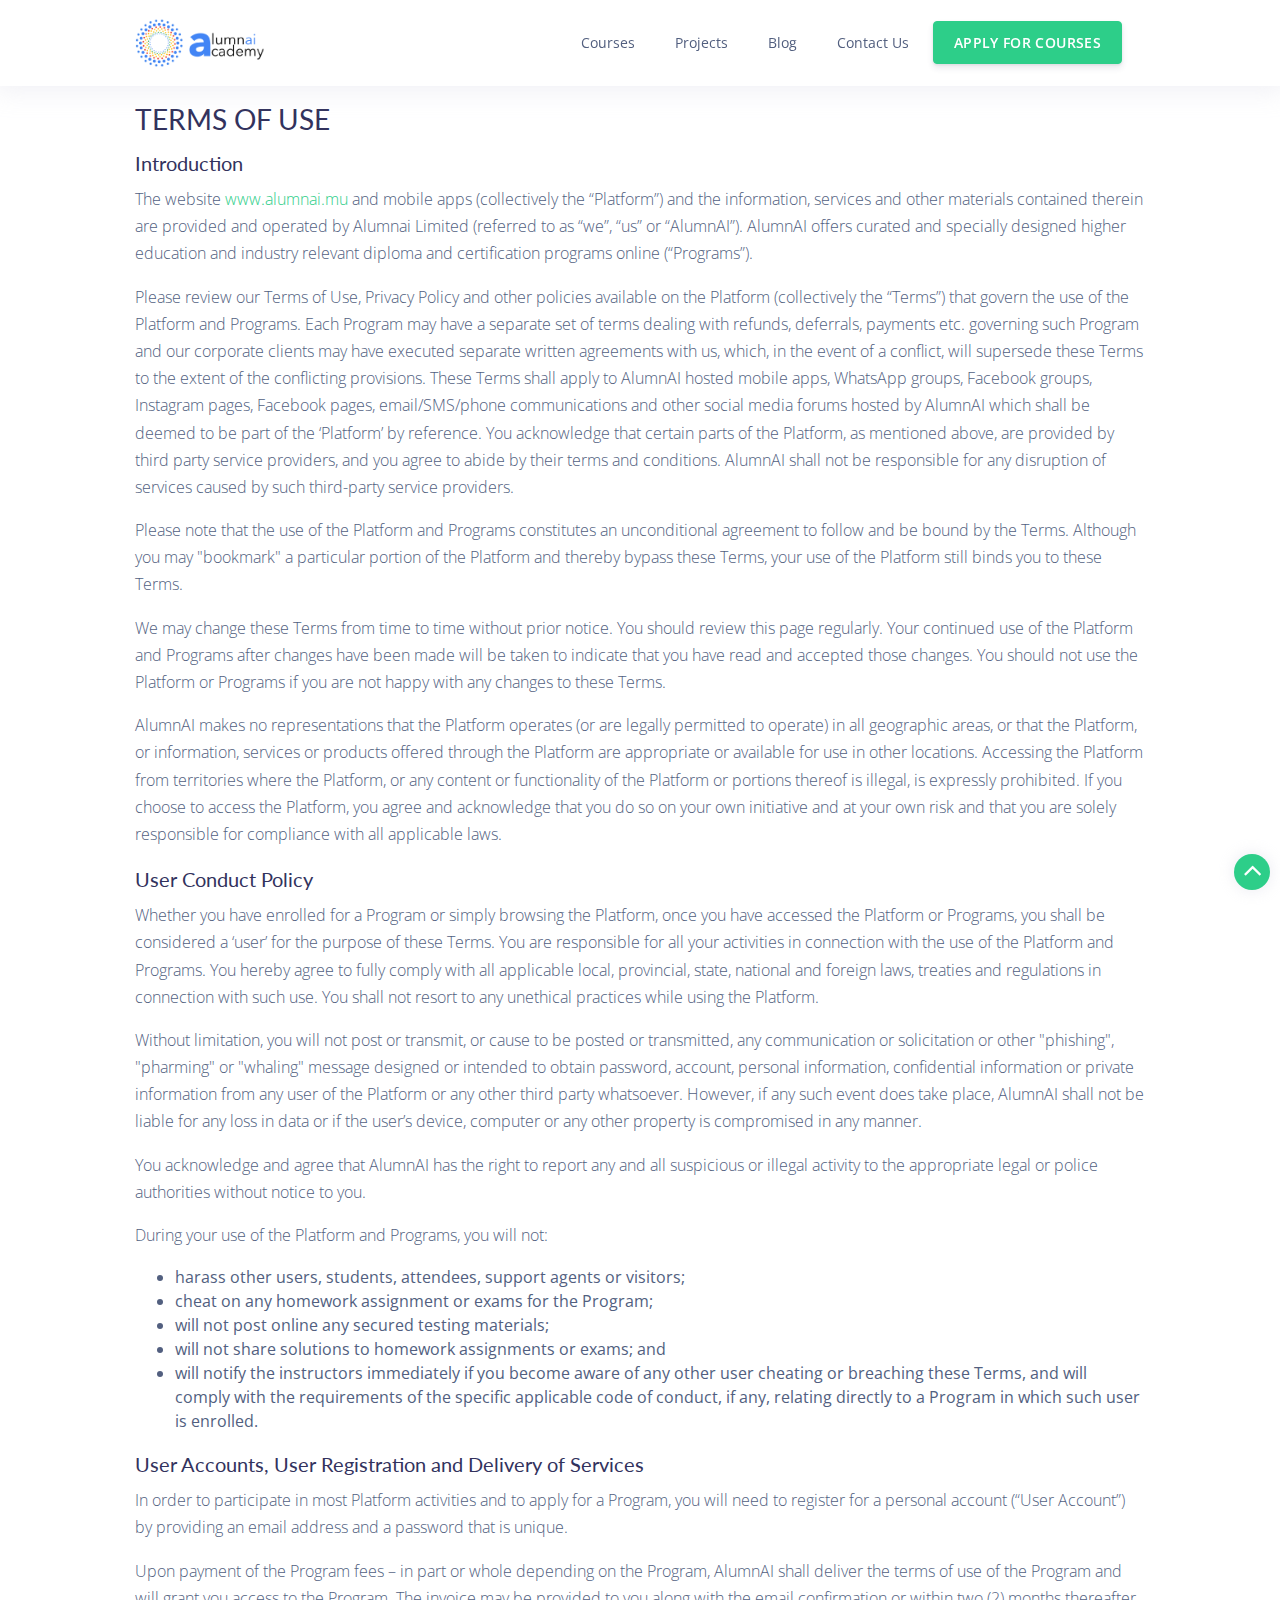
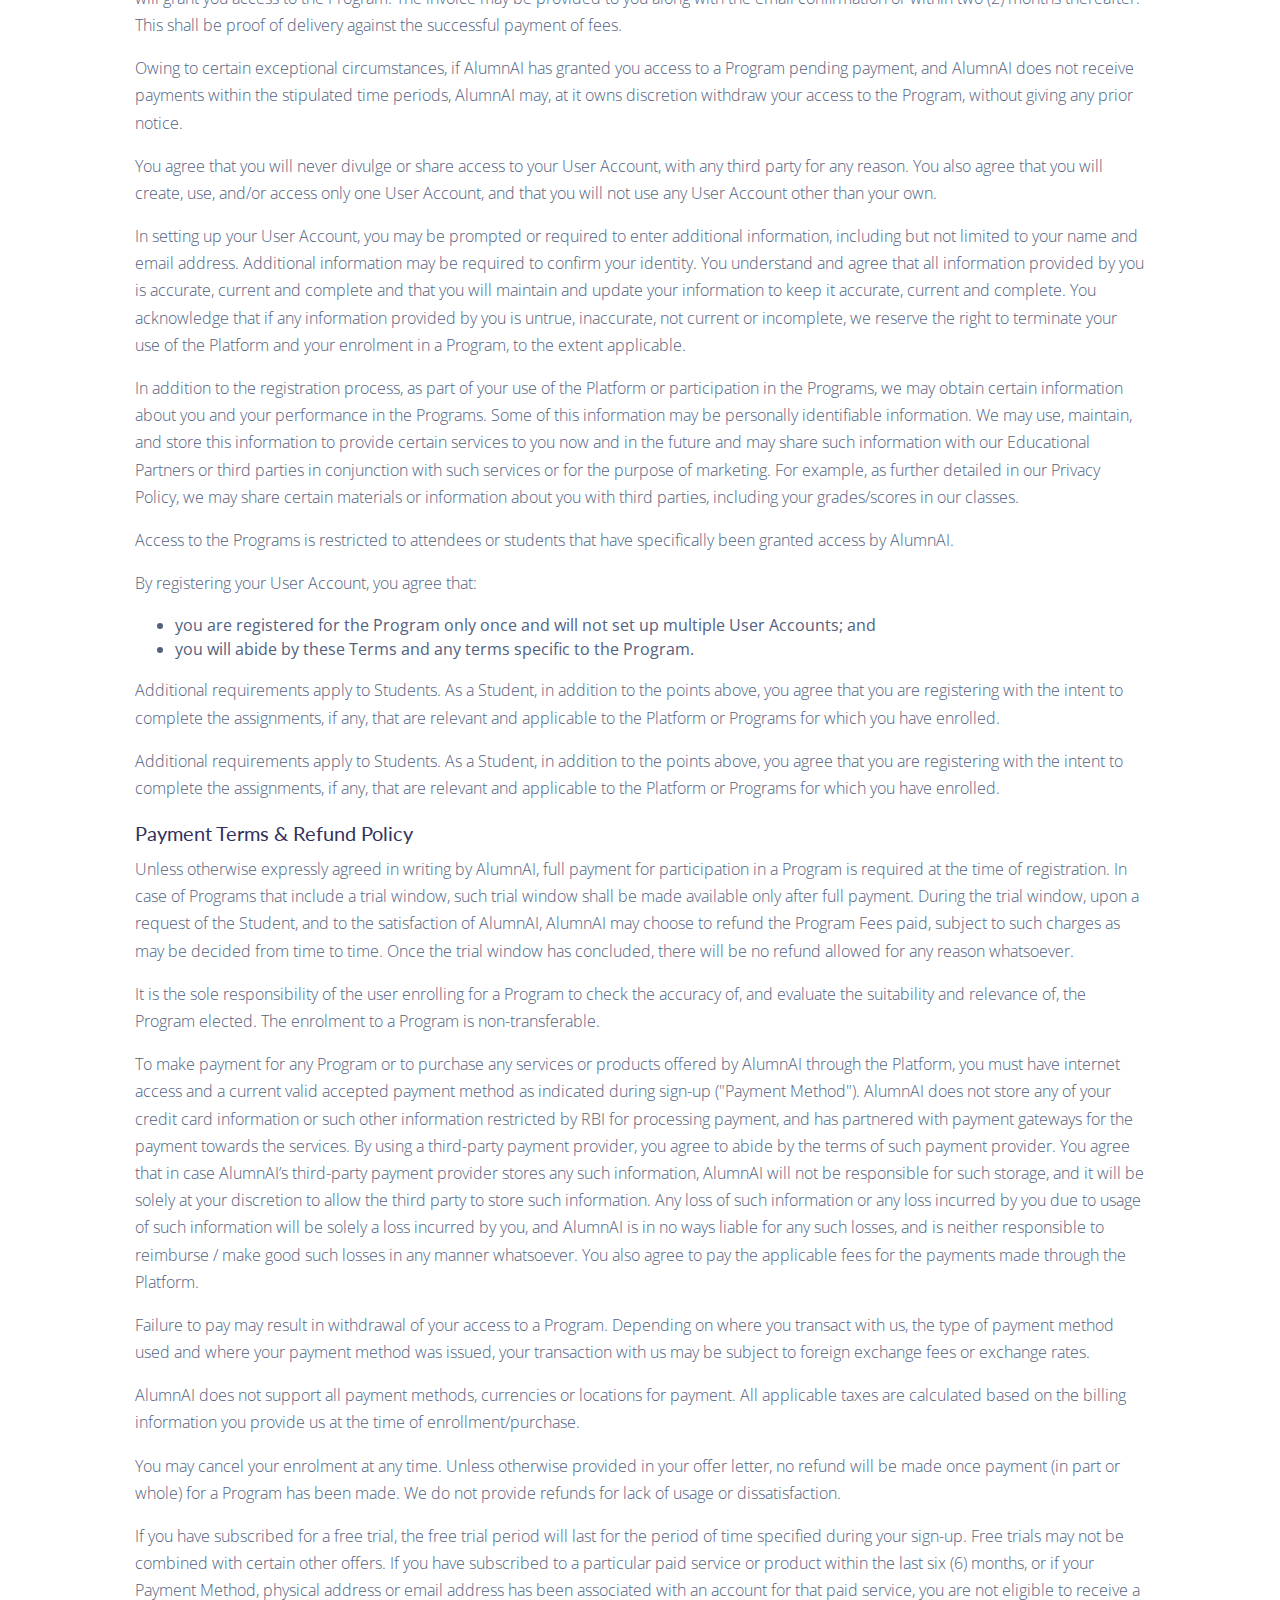
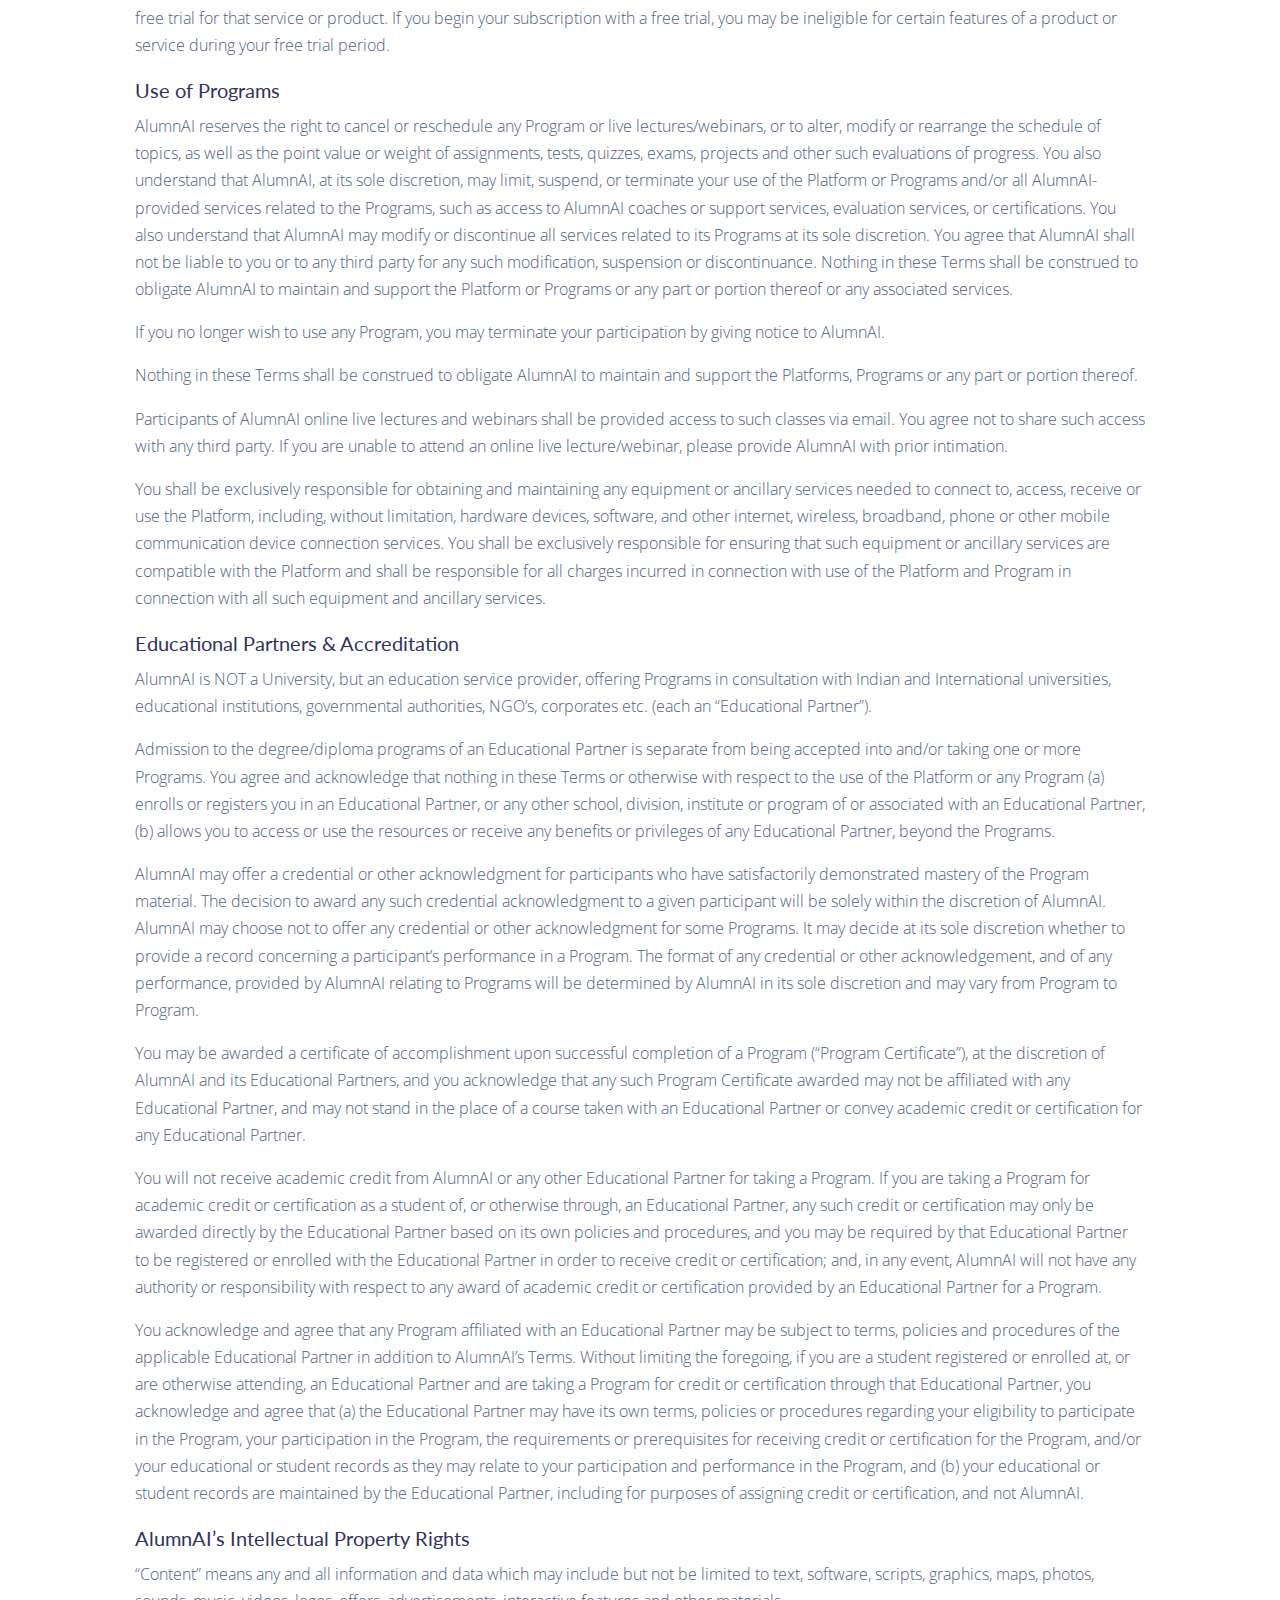
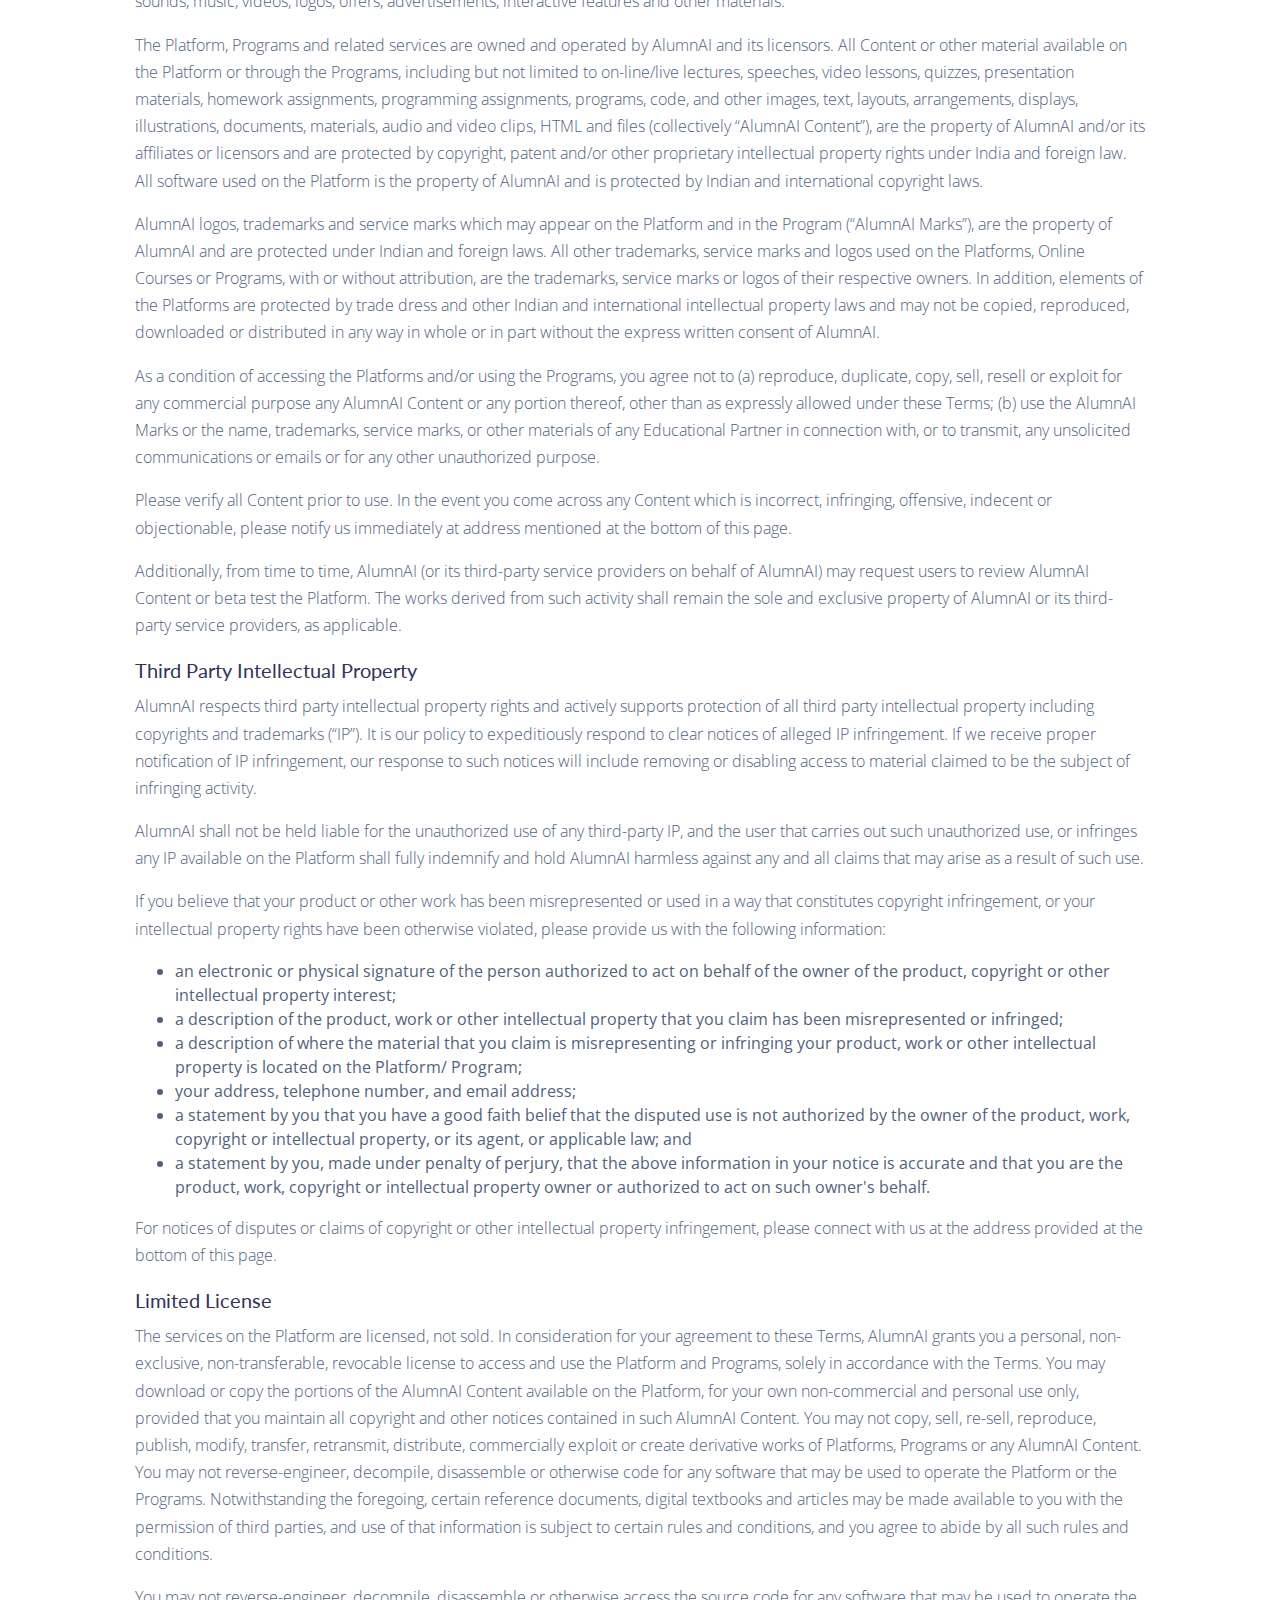
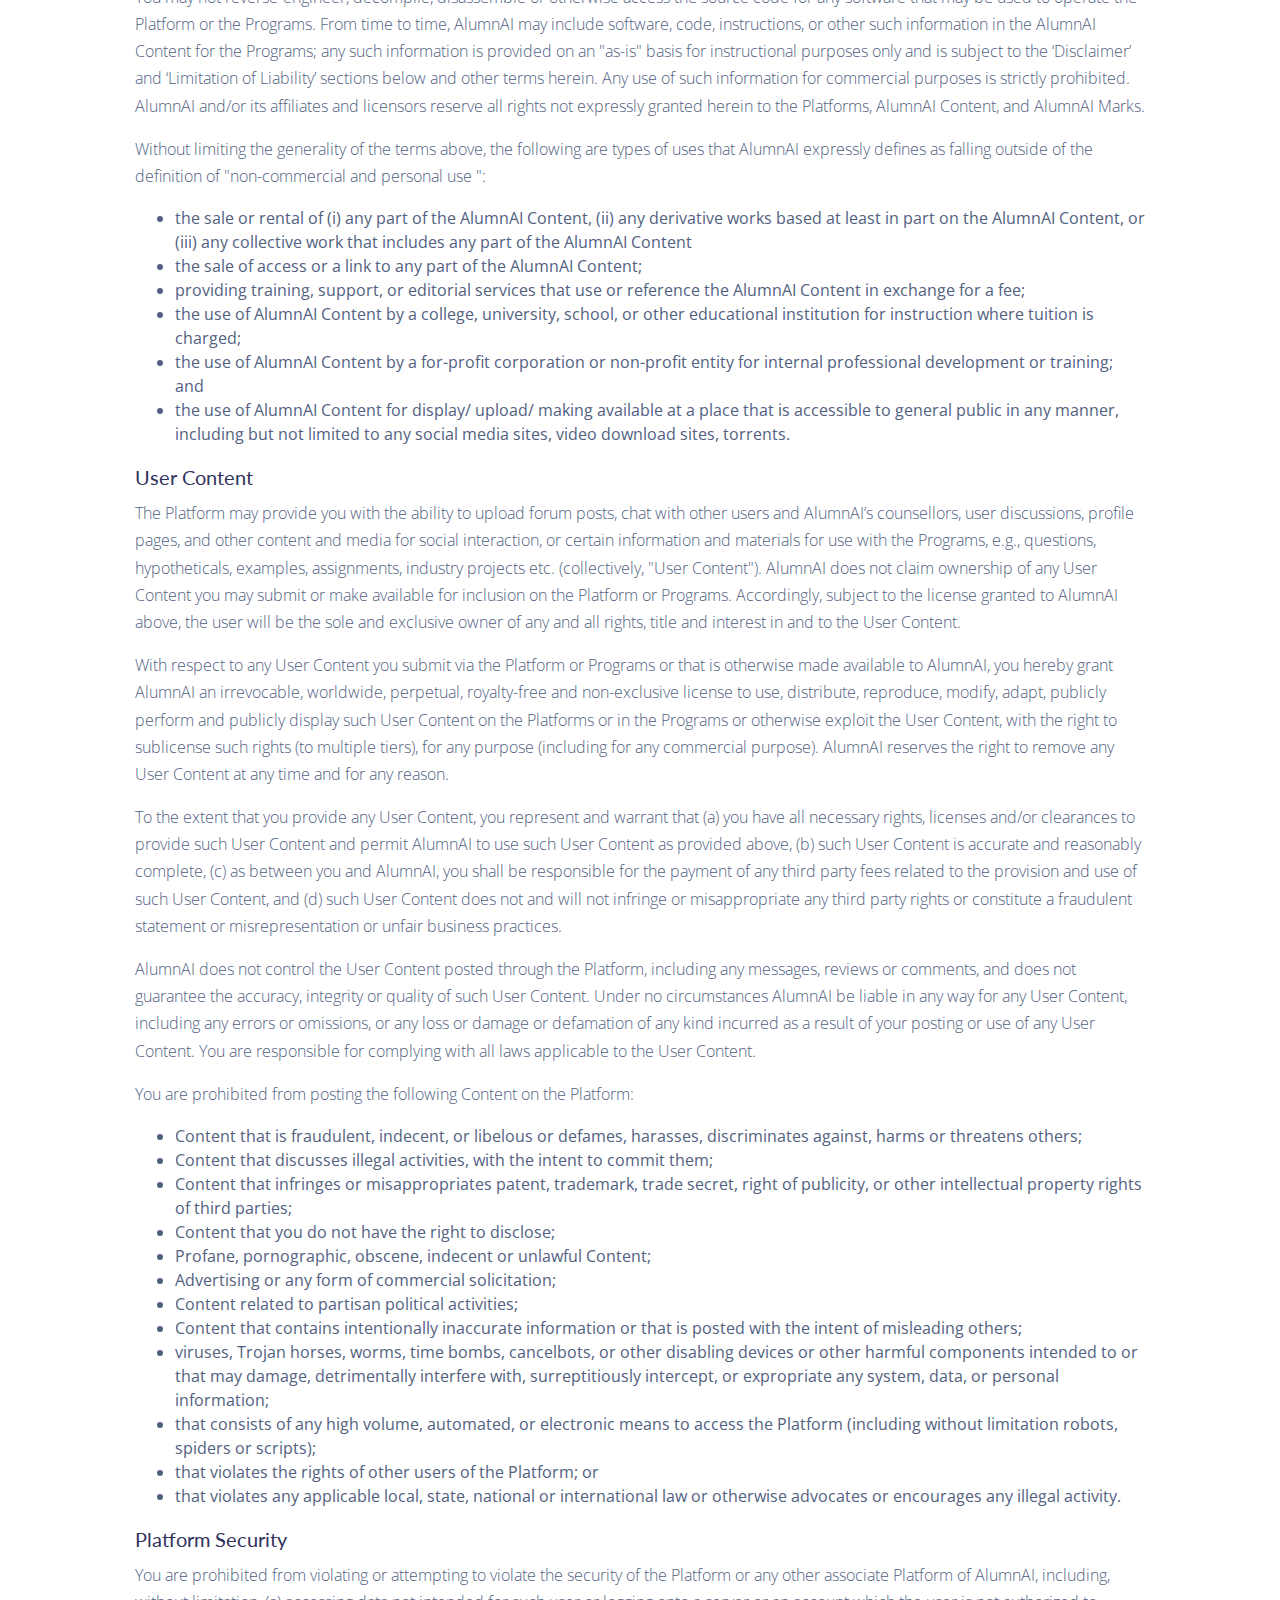
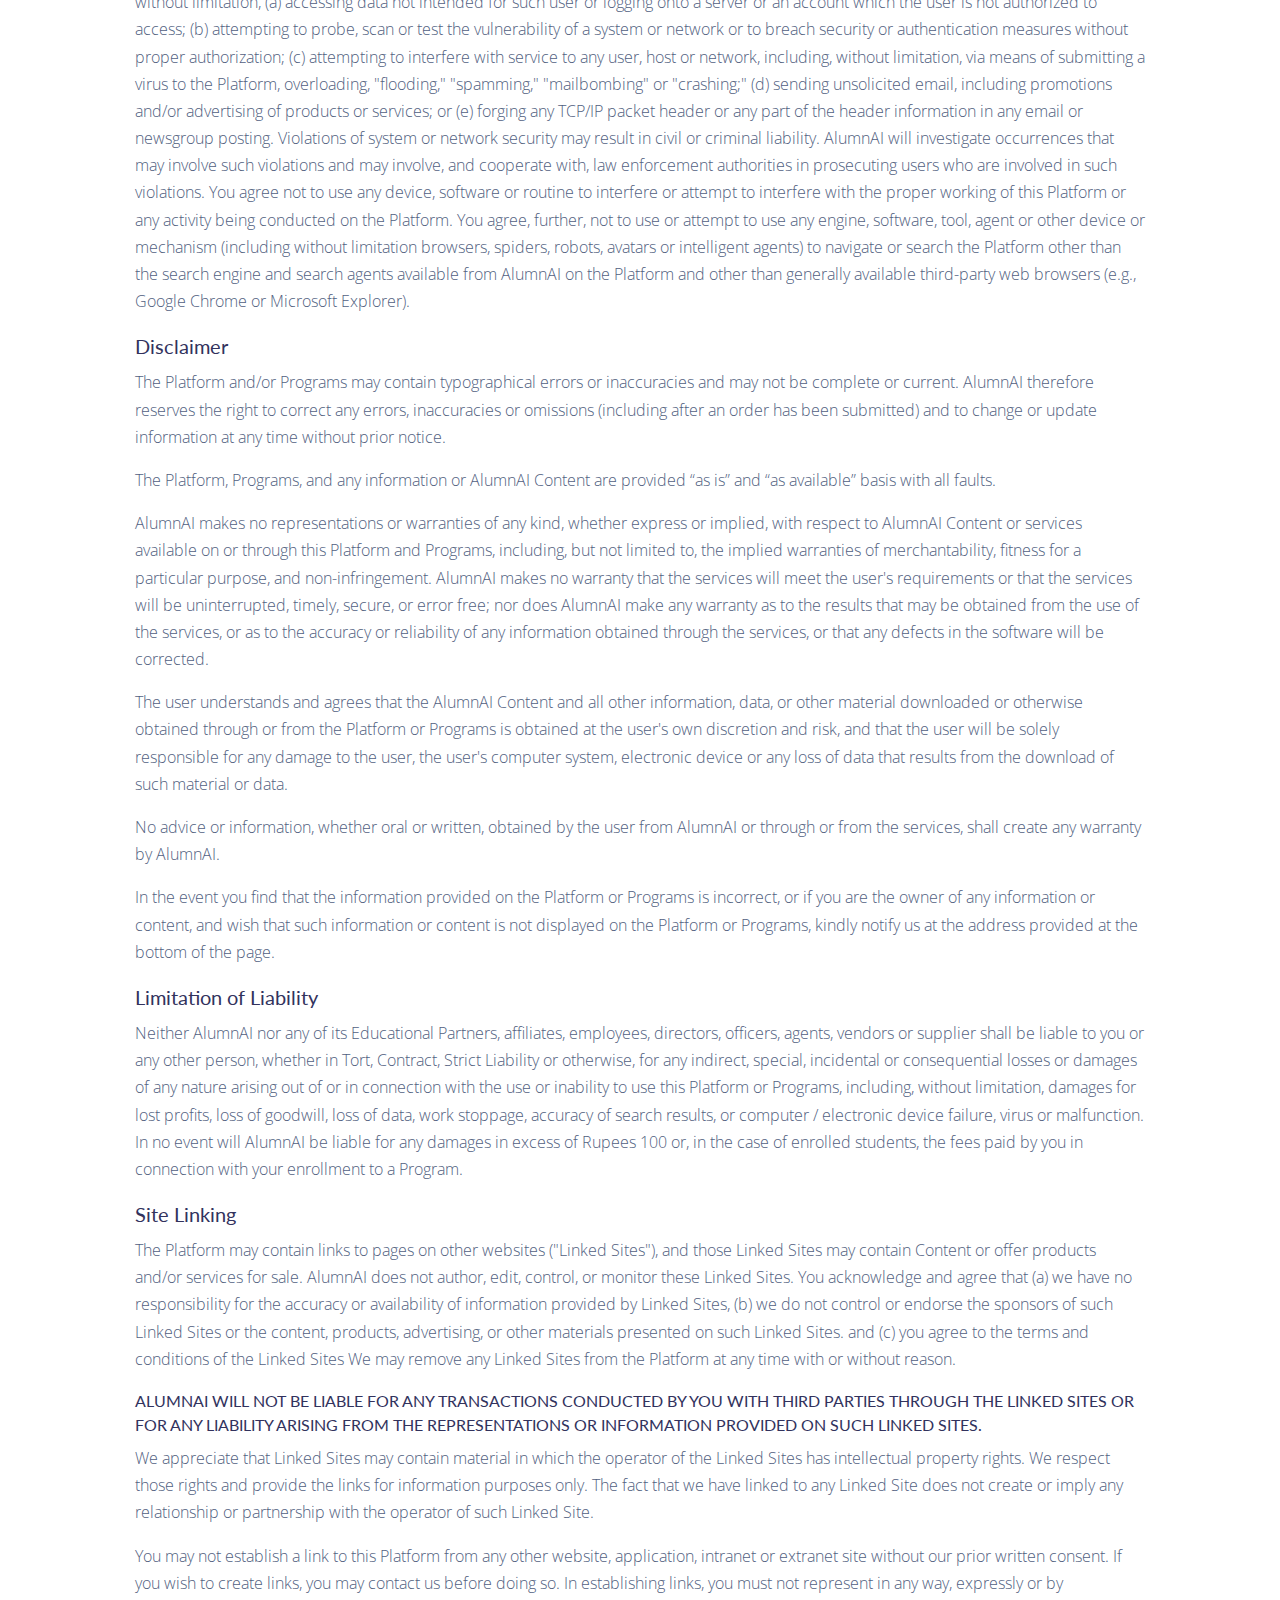
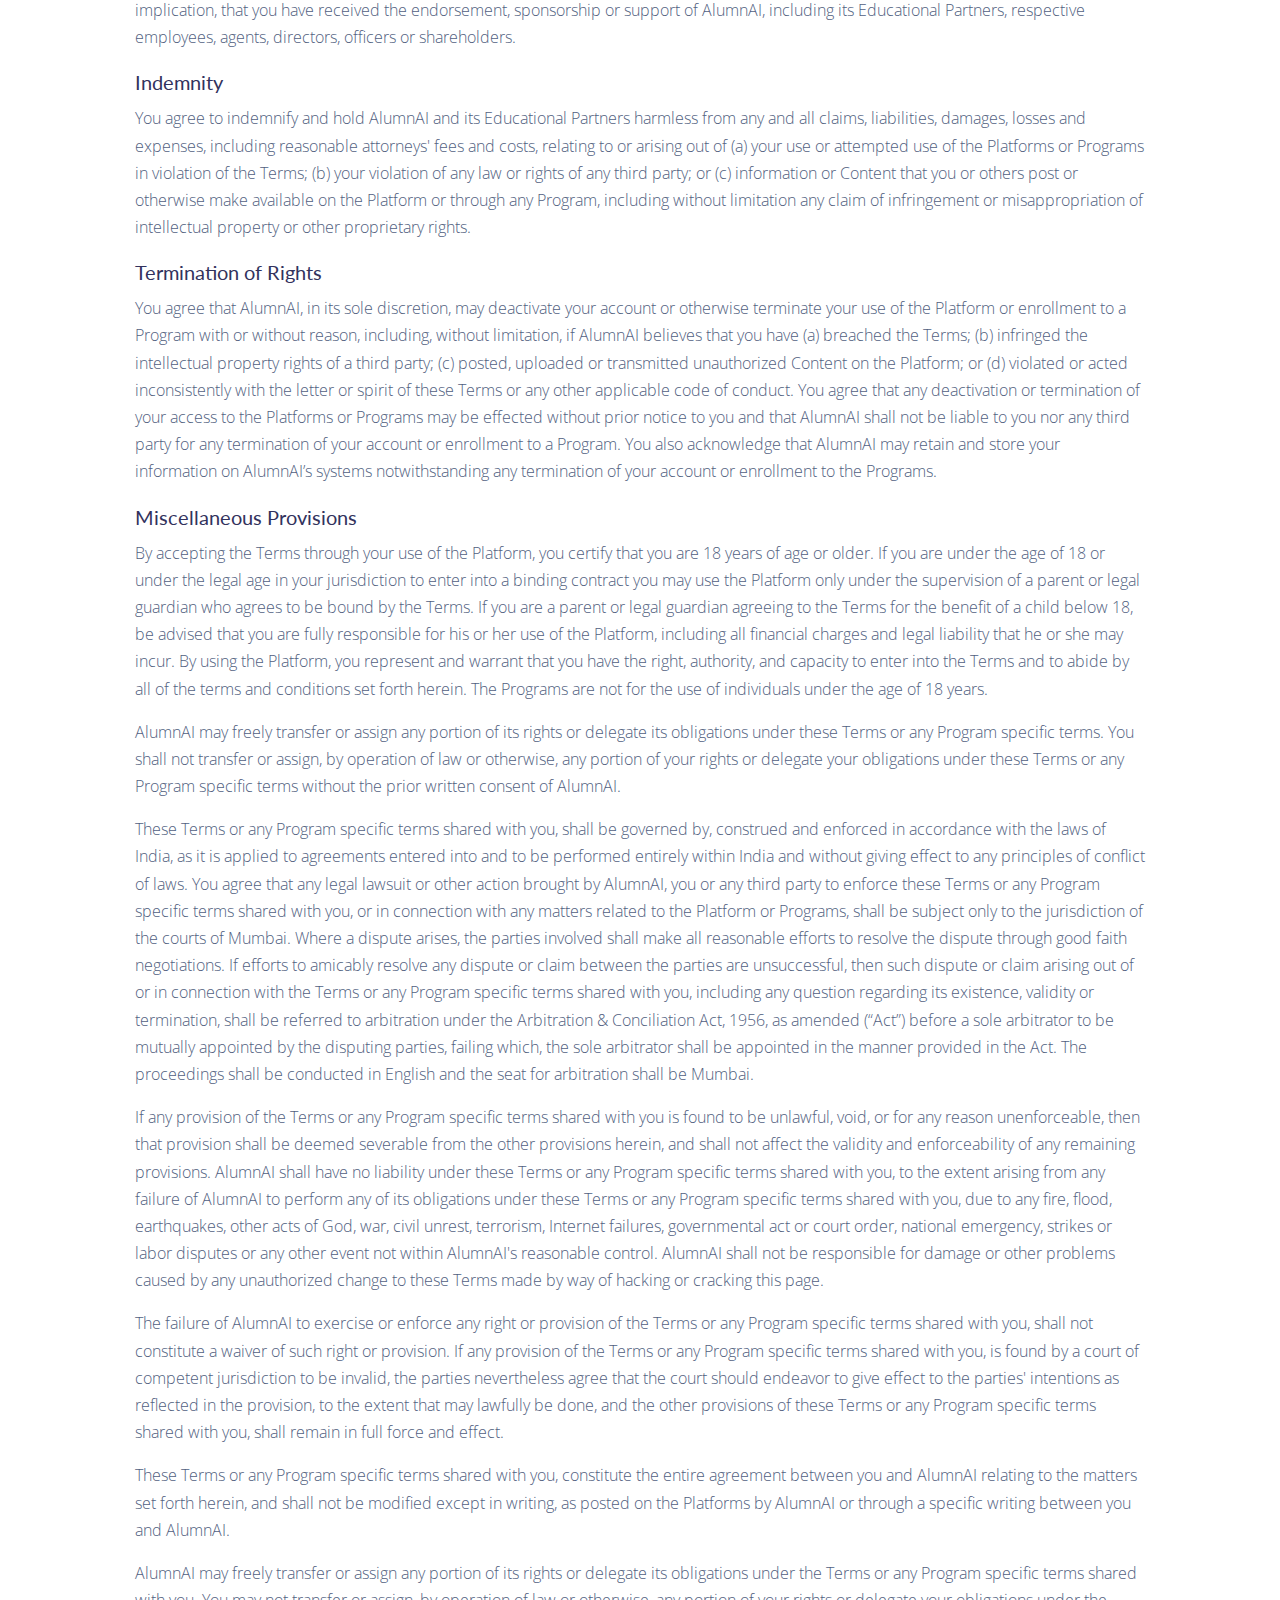
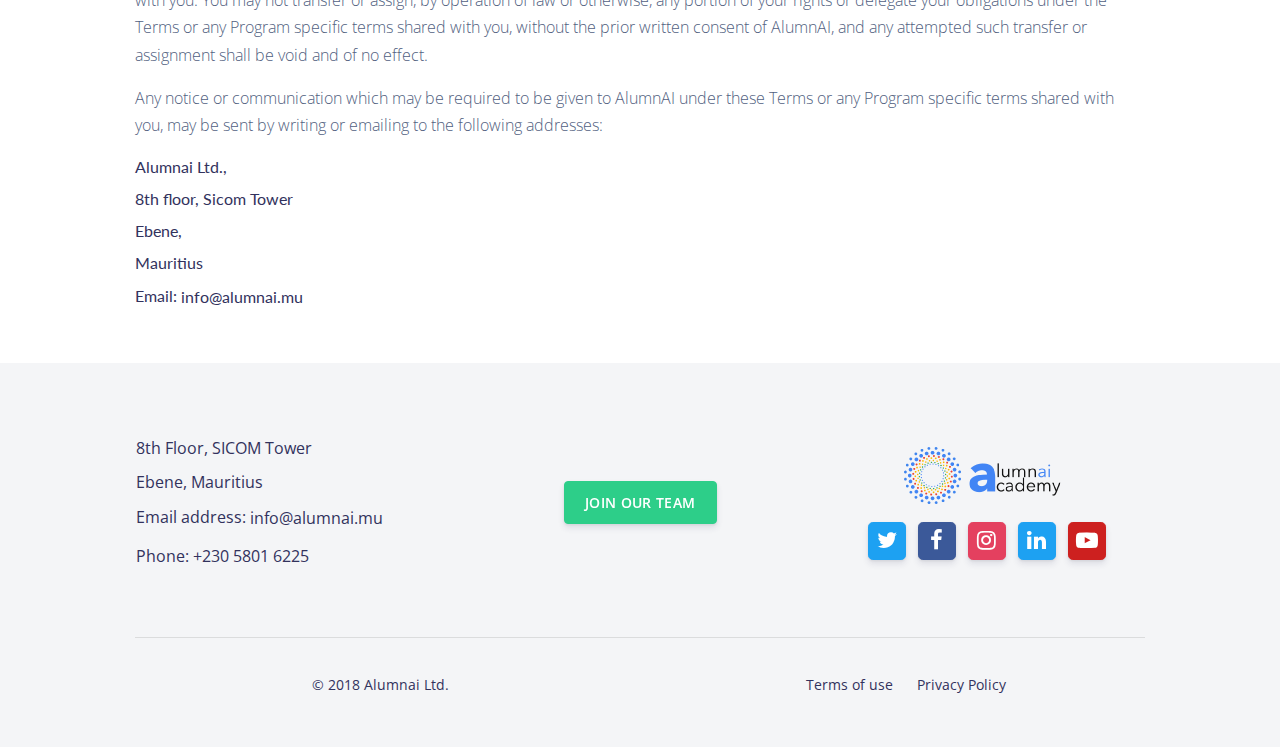
<file: terms-of-use.html>
<!DOCTYPE html>
<html lang="en">
<head>
    <meta charset="UTF-8">
    <meta name="viewport" content="width=device-width, initial-scale=1, shrink-to-fit=no">
<!-- Google Tag Manager -->
<script>(function(w,d,s,l,i){w[l]=w[l]||[];w[l].push({'gtm.start':
new Date().getTime(),event:'gtm.js'});var f=d.getElementsByTagName(s)[0],
j=d.createElement(s),dl=l!='dataLayer'?'&l='+l:'';j.async=true;j.src=
'https://www.googletagmanager.com/gtm.js?id='+i+dl;f.parentNode.insertBefore(j,f);
})(window,document,'script','dataLayer','GTM-K5B4SJC');</script>
<!-- End Google Tag Manager -->

    <title>Home</title>
    <link rel="shortcut icon" href="/assets/img/favicon-32x32.png" type="image/png">
    <!-- Fonts -->
    <link href='https://fonts.googleapis.com/css?family=Lato' rel='stylesheet'>
    <link href="https://fonts.googleapis.com/css?family=Open+Sans:300,400,600,700" rel="stylesheet">


    <!-- Icons -->
    <link href="assets/vendor/nucleo/css/nucleo.css" rel="stylesheet">
    <link href="assets/css/perfect-scrollbar.css" rel="stylesheet" >
    <link href="assets/vendor/font-awesome/css/font-awesome.min.css" rel="stylesheet">
    <link href="assets/css/material-scrolltop.css" rel="stylesheet" type="text/css" >

    <!-- Theme CSS -->
    <link type="text/css" href="assets/css/argon.min.css" rel="stylesheet">
    <!-- <link rel="stylesheet" href="assets/css/starrr.css"> -->
    <link rel="stylesheet" href="assets/css/style.min.css">
</head>
<body>
<!-- Google Tag Manager (noscript) -->
<noscript><iframe src="https://www.googletagmanager.com/ns.html?id=GTM-K5B4SJC"
height="0" width="0" style="display:none;visibility:hidden"></iframe></noscript>
<!-- End Google Tag Manager (noscript) -->

<header class="header-global">
<nav id="navbar-main" class="navbar navbar-main navbar-expand-lg navbar-default fixed-top">
    <div class="container">
    <a class="navbar-brand mr-lg-5" href="/">
        <img src="/assets/img/logo.png" alt="logo" style="height: 50px;">
    </a>
    <button class="navbar-toggler" type="button" data-toggle="collapse" data-target="#navbar_global" aria-controls="navbar_global" aria-expanded="false" aria-label="Toggle navigation">
        <span class="navbar-toggler-icon"></span>
    </button>
    <div class="navbar-collapse collapse" id="navbar_global">
        <div class="navbar-collapse-header">
            <div class="row">
                <div class="col-6 collapse-brand">
                <a href="/">
                    <img src="/assets/img/logo.png" alt="logo" style="height: 50px;">
                </a>
                </div>
                <div class="col-6 collapse-close">
                <button type="button" class="navbar-toggler" data-toggle="collapse" data-target="#navbar_global" aria-controls="navbar_global" aria-expanded="false" aria-label="Toggle navigation">
                    <span></span>
                    <span></span>
                </button>
                </div>
            </div>
        </div>
        
        <div class="d-md-flex align-items-md-center justify-content-end" style="width: 100%;">
            <ul class="navbar-nav navbar-nav-hover align-items-lg-center col-auto">
                <!-- <li class="nav-item dropdown">
                        <a href="#" class="nav-link" data-toggle="dropdown" role="button">
                            <i class="ni ni-ui-04 d-lg-none"></i>
                            <span class="nav-link-inner--text">Programs</span>
                        </a>
                        <div class="dropdown-menu dropdown-menu-xl">
                            <div class="dropdown-menu-inner">
                                <a href="#" class="media d-flex align-items-center">
                                    <div class="media-body ml-3">
                                    <h6 class="heading text-primary mb-md-1">Data Sciences</h6>
                                    </div>
                                </a>
                                <a href="#" class="media d-flex align-items-center">
                                    <div class="media-body ml-3">
                                    <h6 class="heading text-primary mb-md-1">Marketing & Management</h6>
                                    </div>
                                </a>
                                <a href="#" class="media d-flex align-items-center">
                                    <div class="media-body ml-3">
                                    <h6 class="heading text-primary mb-md-1">Product Management</h6>
                                    </div>
                                </a>
                                <a href="#" class="media d-flex align-items-center">
                                    <div class="media-body ml-3">
                                    <h6 class="heading text-primary mb-md-1">Entrepreneurship</h6>
                                    </div>
                                </a>
                                <a href="#" class="media d-flex align-items-center">
                                    <div class="media-body ml-3">
                                    <h6 class="heading text-primary mb-md-1">Technology</h6>
                                    </div>
                                </a>
                            </div>
                        </div>
                    </li> -->
            <li class="nav-item dropdown">
                <a href="#" class="nav-link" data-toggle="dropdown" role="button">
                    Courses
                </a>
                <div class="dropdown-menu dropdown-menu-xl">
                    <div class="dropdown-menu-inner">
                        <a href="/data-science-course-for-school-leavers.html" class="media d-flex align-items-center">
                            <div class="media-body ml-3">
                                <h6 class="heading mb-md-1">Data Science Course for School Leavers</h6>
                            </div>
                        </a>
                        <a href="/masters-degree-course-in-artificial-intelligence.html" class="media d-flex align-items-center">
                            <div class="media-body ml-3">
                                <h6 class="heading mb-md-1">Master's Degree Course in Artificial Intelligence(Mauritius)</h6>
                            </div>
                        </a>
                        <a href="/masters-degree-course-in-blockchain.html" class="media d-flex align-items-center">
                            <div class="media-body ml-3">
                                <h6 class="heading mb-md-1">Master's Degree Course in Blockchain(Mauritius)</h6>
                            </div>
                        </a>
                        <a href="/masters-degree-course-in-cyber-security.html" class="media d-flex align-items-center">
                            <div class="media-body ml-3">
                                <h6 class="heading mb-md-1">Master’s Degree in Cyber Security(Mauritius)</h6>
                            </div>
                        </a>
                    </div>
                </div>
            </li>
            <li class="nav-item">
                <a href="/projects.html" class="nav-link" >Projects</a>
            </li>
            <!-- <li class="nav-item">
                <a href="/case-studies.html" class="nav-link" >Case Studies</a>
            </li> -->
            <li class="nav-item">
                <a href="/blog" class="nav-link" >Blog</a>
            </li>
            <li class="nav-item">
                <a href="#" class="nav-link" data-toggle="modal" data-target="#contact-us-form">Contact Us</a>
            </li>
            <li class="nav-item">
                    <a href="#" class="btn btn-success" data-toggle="modal" data-target="#modal-form">Apply For Courses</a>
            </li>
        </ul>
        </div>
         
    </div>
    </div>
</nav>
</header> 
<main>
        <span class="back-top"><i class="fa fa-angle-up"></i></span>

<section class="content-section pt-5">
    <div class="container">
        <h3>TERMS OF USE</h3>
        <h5>Introduction</h5>
        <p>The website <a href="http://alumnai.mu/">www.alumnai.mu</a> and mobile apps (collectively the “Platform”) and the information, services and other materials contained therein are provided and operated by Alumnai Limited (referred to as “we”, “us” or “AlumnAI”). AlumnAI offers curated and specially designed higher education and industry relevant diploma and certification programs online (“Programs”).</p>
        <p>Please review our Terms of Use, Privacy Policy and other policies available on the Platform (collectively the “Terms”) that govern the use of the Platform and Programs. Each Program may have a separate set of terms dealing with refunds, deferrals, payments etc. governing such Program and our corporate clients may have executed separate written agreements with us, which, in the event of a conflict, will supersede these Terms to the extent of the conflicting provisions. These Terms shall apply to AlumnAI hosted mobile apps, WhatsApp groups, Facebook groups, Instagram pages, Facebook pages, email/SMS/phone communications and other social media forums hosted by AlumnAI which shall be deemed to be part of the ‘Platform’ by reference. You acknowledge that certain parts of the Platform, as mentioned above, are provided by third party service providers, and you agree to abide by their terms and conditions. AlumnAI shall not be responsible for any disruption of services caused by such third-party service providers.</p>
        <p>Please note that the use of the Platform and Programs constitutes an unconditional agreement to follow and be bound by the Terms. Although you may "bookmark" a particular portion of the Platform and thereby bypass these Terms, your use of the Platform still binds you to these Terms.</p>
        <p>We may change these Terms from time to time without prior notice. You should review this page regularly. Your continued use of the Platform and Programs after changes have been made will be taken to indicate that you have read and accepted those changes. You should not use the Platform or Programs if you are not happy with any changes to these Terms.</p>
        <p>AlumnAI makes no representations that the Platform operates (or are legally permitted to operate) in all geographic areas, or that the Platform, or information, services or products offered through the Platform are appropriate or available for use in other locations. Accessing the Platform from territories where the Platform, or any content or functionality of the Platform or portions thereof is illegal, is expressly prohibited. If you choose to access the Platform, you agree and acknowledge that you do so on your own initiative and at your own risk and that you are solely responsible for compliance with all applicable laws.</p>
        <h5>User Conduct Policy</h5>
        <p>Whether you have enrolled for a Program or simply browsing the Platform, once you have accessed the Platform or Programs, you shall be considered a ‘user’ for the purpose of these Terms. You are responsible for all your activities in connection with the use of the Platform and Programs. You hereby agree to fully comply with all applicable local, provincial, state, national and foreign laws, treaties and regulations in connection with such use. You shall not resort to any unethical practices while using the Platform.</p>
        <p>Without limitation, you will not post or transmit, or cause to be posted or transmitted, any communication or solicitation or other "phishing", "pharming" or "whaling" message designed or intended to obtain password, account, personal information, confidential information or private information from any user of the Platform or any other third party whatsoever. However, if any such event does take place, AlumnAI shall not be liable for any loss in data or if the user’s device, computer or any other property is compromised in any manner.</p>
        <p>You acknowledge and agree that AlumnAI has the right to report any and all suspicious or illegal activity to the appropriate legal or police authorities without notice to you.</p>
        <p>During your use of the Platform and Programs, you will not:</p>
        <ul>
            <li>harass other users, students, attendees, support agents or visitors;</li>
            <li>cheat on any homework assignment or exams for the Program;</li>
            <li>will not post online any secured testing materials;</li>
            <li>will not share solutions to homework assignments or exams; and</li>
            <li>will notify the instructors immediately if you become aware of any other user cheating or breaching these Terms, and will comply with the requirements of the specific applicable code of conduct, if any, relating directly to a Program in which such user is enrolled.</li>
        </ul>
        <h5>User Accounts, User Registration and Delivery of Services</h5>
        <p>In order to participate in most Platform activities and to apply for a Program, you will need to register for a personal account (“User Account”) by providing an email address and a password that is unique.</p>
        <p>Upon payment of the Program fees – in part or whole depending on the Program, AlumnAI shall deliver the terms of use of the Program and will grant you access to the Program. The invoice may be provided to you along with the email confirmation or within two (2) months thereafter. This shall be proof of delivery against the successful payment of fees.</p>
        <p>Owing to certain exceptional circumstances, if AlumnAI has granted you access to a Program pending payment, and AlumnAI does not receive payments within the stipulated time periods, AlumnAI may, at it owns discretion withdraw your access to the Program, without giving any prior notice.</p>
        <p>You agree that you will never divulge or share access to your User Account, with any third party for any reason. You also agree that you will create, use, and/or access only one User Account, and that you will not use any User Account other than your own.</p>
        <p>In setting up your User Account, you may be prompted or required to enter additional information, including but not limited to your name and email address. Additional information may be required to confirm your identity. You understand and agree that all information provided by you is accurate, current and complete and that you will maintain and update your information to keep it accurate, current and complete. You acknowledge that if any information provided by you is untrue, inaccurate, not current or incomplete, we reserve the right to terminate your use of the Platform and your enrolment in a Program, to the extent applicable.</p>
        <p>In addition to the registration process, as part of your use of the Platform or participation in the Programs, we may obtain certain information about you and your performance in the Programs. Some of this information may be personally identifiable information. We may use, maintain, and store this information to provide certain services to you now and in the future and may share such information with our Educational Partners or third parties in conjunction with such services or for the purpose of marketing. For example, as further detailed in our Privacy Policy, we may share certain materials or information about you with third parties, including your grades/scores in our classes.</p>
        <p>Access to the Programs is restricted to attendees or students that have specifically been granted access by AlumnAI.</p>
        <p>By registering your User Account, you agree that:</p>
        <ul>
            <li>you are registered for the Program only once and will not set up multiple User Accounts; and</li>
            <li>you will abide by these Terms and any terms specific to the Program.</li>
        </ul>
        <p>Additional requirements apply to Students. As a Student, in addition to the points above, you agree that you are registering with the intent to complete the assignments, if any, that are relevant and applicable to the Platform or Programs for which you have enrolled.</p>
        <p>Additional requirements apply to Students. As a Student, in addition to the points above, you agree that you are registering with the intent to complete the assignments, if any, that are relevant and applicable to the Platform or Programs for which you have enrolled.</p>
        <h5>Payment Terms & Refund Policy</h5>
        <p>Unless otherwise expressly agreed in writing by AlumnAI, full payment for participation in a Program is required at the time of registration. In case of Programs that include a trial window, such trial window shall be made available only after full payment. During the trial window, upon a request of the Student, and to the satisfaction of AlumnAI, AlumnAI may choose to refund the Program Fees paid, subject to such charges as may be decided from time to time. Once the trial window has concluded, there will be no refund allowed for any reason whatsoever.</p>
        <p>It is the sole responsibility of the user enrolling for a Program to check the accuracy of, and evaluate the suitability and relevance of, the Program elected. The enrolment to a Program is non-transferable.</p>
        <p>To make payment for any Program or to purchase any services or products offered by AlumnAI through the Platform, you must have internet access and a current valid accepted payment method as indicated during sign-up ("Payment Method"). AlumnAI does not store any of your credit card information or such other information restricted by RBI for processing payment, and has partnered with payment gateways for the payment towards the services. By using a third-party payment provider, you agree to abide by the terms of such payment provider. You agree that in case AlumnAI’s third-party payment provider stores any such information, AlumnAI will not be responsible for such storage, and it will be solely at your discretion to allow the third party to store such information. Any loss of such information or any loss incurred by you due to usage of such information will be solely a loss incurred by you, and AlumnAI is in no ways liable for any such losses, and is neither responsible to reimburse / make good such losses in any manner whatsoever. You also agree to pay the applicable fees for the payments made through the Platform.</p>
        <p>Failure to pay may result in withdrawal of your access to a Program. Depending on where you transact with us, the type of payment method used and where your payment method was issued, your transaction with us may be subject to foreign exchange fees or exchange rates.</p>
        <p>AlumnAI does not support all payment methods, currencies or locations for payment. All applicable taxes are calculated based on the billing information you provide us at the time of enrollment/purchase.</p>
        <p>You may cancel your enrolment at any time. Unless otherwise provided in your offer letter, no refund will be made once payment (in part or whole) for a Program has been made. We do not provide refunds for lack of usage or dissatisfaction.</p>
        <p>If you have subscribed for a free trial, the free trial period will last for the period of time specified during your sign-up. Free trials may not be combined with certain other offers. If you have subscribed to a particular paid service or product within the last six (6) months, or if your Payment Method, physical address or email address has been associated with an account for that paid service, you are not eligible to receive a free trial for that service or product. If you begin your subscription with a free trial, you may be ineligible for certain features of a product or service during your free trial period.</p>
        <h5>Use of Programs</h5>
        <p>AlumnAI reserves the right to cancel or reschedule any Program or live lectures/webinars, or to alter, modify or rearrange the schedule of topics, as well as the point value or weight of assignments, tests, quizzes, exams, projects and other such evaluations of progress. You also understand that AlumnAI, at its sole discretion, may limit, suspend, or terminate your use of the Platform or Programs and/or all AlumnAI-provided services related to the Programs, such as access to AlumnAI coaches or support services, evaluation services, or certifications. You also understand that AlumnAI may modify or discontinue all services related to its Programs at its sole discretion. You agree that AlumnAI shall not be liable to you or to any third party for any such modification, suspension or discontinuance. Nothing in these Terms shall be construed to obligate AlumnAI to maintain and support the Platform or Programs or any part or portion thereof or any associated services.</p>
        <p>If you no longer wish to use any Program, you may terminate your participation by giving notice to AlumnAI.</p>
        <p>Nothing in these Terms shall be construed to obligate AlumnAI to maintain and support the Platforms, Programs or any part or portion thereof.</p>
        <p>Participants of AlumnAI online live lectures and webinars shall be provided access to such classes via email. You agree not to share such access with any third party. If you are unable to attend an online live lecture/webinar, please provide AlumnAI with prior intimation.</p>
        <p>You shall be exclusively responsible for obtaining and maintaining any equipment or ancillary services needed to connect to, access, receive or use the Platform, including, without limitation, hardware devices, software, and other internet, wireless, broadband, phone or other mobile communication device connection services. You shall be exclusively responsible for ensuring that such equipment or ancillary services are compatible with the Platform and shall be responsible for all charges incurred in connection with use of the Platform and Program in connection with all such equipment and ancillary services.</p>
        <h5>Educational Partners & Accreditation</h5>
        <p>AlumnAI is NOT a University, but an education service provider, offering Programs in consultation with Indian and International universities, educational institutions, governmental authorities, NGO’s, corporates etc. (each an “Educational Partner”).</p>
        <p>Admission to the degree/diploma programs of an Educational Partner is separate from being accepted into and/or taking one or more Programs. You agree and acknowledge that nothing in these Terms or otherwise with respect to the use of the Platform or any Program (a) enrolls or registers you in an Educational Partner, or any other school, division, institute or program of or associated with an Educational Partner, (b) allows you to access or use the resources or receive any benefits or privileges of any Educational Partner, beyond the Programs.</p>
        <p>AlumnAI may offer a credential or other acknowledgment for participants who have satisfactorily demonstrated mastery of the Program material. The decision to award any such credential acknowledgment to a given participant will be solely within the discretion of AlumnAI. AlumnAI may choose not to offer any credential or other acknowledgment for some Programs. It may decide at its sole discretion whether to provide a record concerning a participant’s performance in a Program. The format of any credential or other acknowledgement, and of any performance, provided by AlumnAI relating to Programs will be determined by AlumnAI in its sole discretion and may vary from Program to Program.</p>
        <p>You may be awarded a certificate of accomplishment upon successful completion of a Program (“Program Certificate”), at the discretion of AlumnAI and its Educational Partners, and you acknowledge that any such Program Certificate awarded may not be affiliated with any Educational Partner, and may not stand in the place of a course taken with an Educational Partner or convey academic credit or certification for any Educational Partner.</p>
        <p>You will not receive academic credit from AlumnAI or any other Educational Partner for taking a Program. If you are taking a Program for academic credit or certification as a student of, or otherwise through, an Educational Partner, any such credit or certification may only be awarded directly by the Educational Partner based on its own policies and procedures, and you may be required by that Educational Partner to be registered or enrolled with the Educational Partner in order to receive credit or certification; and, in any event, AlumnAI will not have any authority or responsibility with respect to any award of academic credit or certification provided by an Educational Partner for a Program.</p>
        <p>You acknowledge and agree that any Program affiliated with an Educational Partner may be subject to terms, policies and procedures of the applicable Educational Partner in addition to AlumnAI’s Terms. Without limiting the foregoing, if you are a student registered or enrolled at, or are otherwise attending, an Educational Partner and are taking a Program for credit or certification through that Educational Partner, you acknowledge and agree that (a) the Educational Partner may have its own terms, policies or procedures regarding your eligibility to participate in the Program, your participation in the Program, the requirements or prerequisites for receiving credit or certification for the Program, and/or your educational or student records as they may relate to your participation and performance in the Program, and (b) your educational or student records are maintained by the Educational Partner, including for purposes of assigning credit or certification, and not AlumnAI.</p>
        <h5>AlumnAI’s Intellectual Property Rights</h5>
        <p>“Content” means any and all information and data which may include but not be limited to text, software, scripts, graphics, maps, photos, sounds, music, videos, logos, offers, advertisements, interactive features and other materials.</p>
        <p>The Platform, Programs and related services are owned and operated by AlumnAI and its licensors. All Content or other material available on the Platform or through the Programs, including but not limited to on-line/live lectures, speeches, video lessons, quizzes, presentation materials, homework assignments, programming assignments, programs, code, and other images, text, layouts, arrangements, displays, illustrations, documents, materials, audio and video clips, HTML and files (collectively “AlumnAI Content”), are the property of AlumnAI and/or its affiliates or licensors and are protected by copyright, patent and/or other proprietary intellectual property rights under India and foreign law. All software used on the Platform is the property of AlumnAI and is protected by Indian and international copyright laws.</p>
        <p>AlumnAI logos, trademarks and service marks which may appear on the Platform and in the Program (“AlumnAI Marks”), are the property of AlumnAI and are protected under Indian and foreign laws. All other trademarks, service marks and logos used on the Platforms, Online Courses or Programs, with or without attribution, are the trademarks, service marks or logos of their respective owners. In addition, elements of the Platforms are protected by trade dress and other Indian and international intellectual property laws and may not be copied, reproduced, downloaded or distributed in any way in whole or in part without the express written consent of AlumnAI.</p>
        <p>As a condition of accessing the Platforms and/or using the Programs, you agree not to (a) reproduce, duplicate, copy, sell, resell or exploit for any commercial purpose any AlumnAI Content or any portion thereof, other than as expressly allowed under these Terms; (b) use the AlumnAI Marks or the name, trademarks, service marks, or other materials of any Educational Partner in connection with, or to transmit, any unsolicited communications or emails or for any other unauthorized purpose.</p>
        <p>Please verify all Content prior to use. In the event you come across any Content which is incorrect, infringing, offensive, indecent or objectionable, please notify us immediately at address mentioned at the bottom of this page.</p>
        <p>Additionally, from time to time, AlumnAI (or its third-party service providers on behalf of AlumnAI) may request users to review AlumnAI Content or beta test the Platform. The works derived from such activity shall remain the sole and exclusive property of AlumnAI or its third-party service providers, as applicable.</p>
        <h5>Third Party Intellectual Property</h5>
        <p>AlumnAI respects third party intellectual property rights and actively supports protection of all third party intellectual property including copyrights and trademarks (“IP”). It is our policy to expeditiously respond to clear notices of alleged IP infringement. If we receive proper notification of IP infringement, our response to such notices will include removing or disabling access to material claimed to be the subject of infringing activity.</p>
        <p>AlumnAI shall not be held liable for the unauthorized use of any third-party IP, and the user that carries out such unauthorized use, or infringes any IP available on the Platform shall fully indemnify and hold AlumnAI harmless against any and all claims that may arise as a result of such use.</p>
        <p>If you believe that your product or other work has been misrepresented or used in a way that constitutes copyright infringement, or your intellectual property rights have been otherwise violated, please provide us with the following information:</p>
        <ul>
            <li>an electronic or physical signature of the person authorized to act on behalf of the owner of the product, copyright or other intellectual property interest;</li>
            <li>a description of the product, work or other intellectual property that you claim has been misrepresented or infringed;</li>
            <li>a description of where the material that you claim is misrepresenting or infringing your product, work or other intellectual property is located on the Platform/ Program;</li>
            <li>your address, telephone number, and email address;</li>
            <li>a statement by you that you have a good faith belief that the disputed use is not authorized by the owner of the product, work, copyright or intellectual property, or its agent, or applicable law; and</li>
            <li>a statement by you, made under penalty of perjury, that the above information in your notice is accurate and that you are the product, work, copyright or intellectual property owner or authorized to act on such owner's behalf.</li>
        </ul>
        <p>For notices of disputes or claims of copyright or other intellectual property infringement, please connect with us at the address provided at the bottom of this page.</p>
        <h5>Limited License</h5>
        <p>The services on the Platform are licensed, not sold. In consideration for your agreement to these Terms, AlumnAI grants you a personal, non-exclusive, non-transferable, revocable license to access and use the Platform and Programs, solely in accordance with the Terms. You may download or copy the portions of the AlumnAI Content available on the Platform, for your own non-commercial and personal use only, provided that you maintain all copyright and other notices contained in such AlumnAI Content. You may not copy, sell, re-sell, reproduce, publish, modify, transfer, retransmit, distribute, commercially exploit or create derivative works of Platforms, Programs or any AlumnAI Content. You may not reverse-engineer, decompile, disassemble or otherwise code for any software that may be used to operate the Platform or the Programs. Notwithstanding the foregoing, certain reference documents, digital textbooks and articles may be made available to you with the permission of third parties, and use of that information is subject to certain rules and conditions, and you agree to abide by all such rules and conditions.</p>
        <p>You may not reverse-engineer, decompile, disassemble or otherwise access the source code for any software that may be used to operate the Platform or the Programs. From time to time, AlumnAI may include software, code, instructions, or other such information in the AlumnAI Content for the Programs; any such information is provided on an "as-is" basis for instructional purposes only and is subject to the ‘Disclaimer’ and ‘Limitation of Liability’ sections below and other terms herein. Any use of such information for commercial purposes is strictly prohibited. AlumnAI and/or its affiliates and licensors reserve all rights not expressly granted herein to the Platforms, AlumnAI Content, and AlumnAI Marks.</p>
        <p>Without limiting the generality of the terms above, the following are types of uses that AlumnAI expressly defines as falling outside of the definition of "non-commercial and personal use ":</p>
        <ul>
            <li>the sale or rental of (i) any part of the AlumnAI Content, (ii) any derivative works based at least in part on the AlumnAI Content, or (iii) any collective work that includes any part of the AlumnAI Content</li>
            <li>the sale of access or a link to any part of the AlumnAI Content;</li>
            <li>providing training, support, or editorial services that use or reference the AlumnAI Content in exchange for a fee;</li>
            <li>the use of AlumnAI Content by a college, university, school, or other educational institution for instruction where tuition is charged;</li>
            <li>the use of AlumnAI Content by a for-profit corporation or non-profit entity for internal professional development or training; and</li>
            <li>the use of AlumnAI Content for display/ upload/ making available at a place that is accessible to general public in any manner, including but not limited to any social media sites, video download sites, torrents.</li>
        </ul>
        <h5>User Content</h5>
        <p>The Platform may provide you with the ability to upload forum posts, chat with other users and AlumnAI’s counsellors, user discussions, profile pages, and other content and media for social interaction, or certain information and materials for use with the Programs, e.g., questions, hypotheticals, examples, assignments, industry projects etc. (collectively, "User Content"). AlumnAI does not claim ownership of any User Content you may submit or make available for inclusion on the Platform or Programs. Accordingly, subject to the license granted to AlumnAI above, the user will be the sole and exclusive owner of any and all rights, title and interest in and to the User Content.</p>
        <p>With respect to any User Content you submit via the Platform or Programs or that is otherwise made available to AlumnAI, you hereby grant AlumnAI an irrevocable, worldwide, perpetual, royalty-free and non-exclusive license to use, distribute, reproduce, modify, adapt, publicly perform and publicly display such User Content on the Platforms or in the Programs or otherwise exploit the User Content, with the right to sublicense such rights (to multiple tiers), for any purpose (including for any commercial purpose). AlumnAI reserves the right to remove any User Content at any time and for any reason.</p>
        <p>To the extent that you provide any User Content, you represent and warrant that (a) you have all necessary rights, licenses and/or clearances to provide such User Content and permit AlumnAI to use such User Content as provided above, (b) such User Content is accurate and reasonably complete, (c) as between you and AlumnAI, you shall be responsible for the payment of any third party fees related to the provision and use of such User Content, and (d) such User Content does not and will not infringe or misappropriate any third party rights or constitute a fraudulent statement or misrepresentation or unfair business practices.</p>
        <p>AlumnAI does not control the User Content posted through the Platform, including any messages, reviews or comments, and does not guarantee the accuracy, integrity or quality of such User Content. Under no circumstances AlumnAI be liable in any way for any User Content, including any errors or omissions, or any loss or damage or defamation of any kind incurred as a result of your posting or use of any User Content. You are responsible for complying with all laws applicable to the User Content.</p>
        <p>You are prohibited from posting the following Content on the Platform:</p>
        <ul>
            <li>Content that is fraudulent, indecent, or libelous or defames, harasses, discriminates against, harms or threatens others;</li>
            <li>Content that discusses illegal activities, with the intent to commit them;</li>
            <li>Content that infringes or misappropriates patent, trademark, trade secret, right of publicity, or other intellectual property rights of third parties;</li>
            <li>Content that you do not have the right to disclose;</li>
            <li>Profane, pornographic, obscene, indecent or unlawful Content;</li>
            <li>Advertising or any form of commercial solicitation;</li>
            <li>Content related to partisan political activities;</li>
            <li>Content that contains intentionally inaccurate information or that is posted with the intent of misleading others;</li>
            <li>viruses, Trojan horses, worms, time bombs, cancelbots, or other disabling devices or other harmful components intended to or that may damage, detrimentally interfere with, surreptitiously intercept, or expropriate any system, data, or personal information;</li>
            <li>that consists of any high volume, automated, or electronic means to access the Platform (including without limitation robots, spiders or scripts);</li>
            <li>that violates the rights of other users of the Platform; or</li>
            <li>that violates any applicable local, state, national or international law or otherwise advocates or encourages any illegal activity.</li>
        </ul>
        <h5>Platform Security</h5>
        <p>You are prohibited from violating or attempting to violate the security of the Platform or any other associate Platform of AlumnAI, including, without limitation, (a) accessing data not intended for such user or logging onto a server or an account which the user is not authorized to access; (b) attempting to probe, scan or test the vulnerability of a system or network or to breach security or authentication measures without proper authorization; (c) attempting to interfere with service to any user, host or network, including, without limitation, via means of submitting a virus to the Platform, overloading, "flooding," "spamming," "mailbombing" or "crashing;" (d) sending unsolicited email, including promotions and/or advertising of products or services; or (e) forging any TCP/IP packet header or any part of the header information in any email or newsgroup posting. Violations of system or network security may result in civil or criminal liability. AlumnAI will investigate occurrences that may involve such violations and may involve, and cooperate with, law enforcement authorities in prosecuting users who are involved in such violations. You agree not to use any device, software or routine to interfere or attempt to interfere with the proper working of this Platform or any activity being conducted on the Platform. You agree, further, not to use or attempt to use any engine, software, tool, agent or other device or mechanism (including without limitation browsers, spiders, robots, avatars or intelligent agents) to navigate or search the Platform other than the search engine and search agents available from AlumnAI on the Platform and other than generally available third-party web browsers (e.g., Google Chrome or Microsoft Explorer).</p>
        <h5>Disclaimer</h5>
        <p>The Platform and/or Programs may contain typographical errors or inaccuracies and may not be complete or current. AlumnAI therefore reserves the right to correct any errors, inaccuracies or omissions (including after an order has been submitted) and to change or update information at any time without prior notice.</p>
        <p>The Platform, Programs, and any information or AlumnAI Content are provided “as is” and “as available” basis with all faults.</p>
        <p>AlumnAI makes no representations or warranties of any kind, whether express or implied, with respect to AlumnAI Content or services available on or through this Platform and Programs, including, but not limited to, the implied warranties of merchantability, fitness for a particular purpose, and non-infringement. AlumnAI makes no warranty that the services will meet the user's requirements or that the services will be uninterrupted, timely, secure, or error free; nor does AlumnAI make any warranty as to the results that may be obtained from the use of the services, or as to the accuracy or reliability of any information obtained through the services, or that any defects in the software will be corrected.</p>
        <p>The user understands and agrees that the AlumnAI Content and all other information, data, or other material downloaded or otherwise obtained through or from the Platform or Programs is obtained at the user's own discretion and risk, and that the user will be solely responsible for any damage to the user, the user's computer system, electronic device or any loss of data that results from the download of such material or data.</p>
        <p>No advice or information, whether oral or written, obtained by the user from AlumnAI or through or from the services, shall create any warranty by AlumnAI.</p>
        <p>In the event you find that the information provided on the Platform or Programs is incorrect, or if you are the owner of any information or content, and wish that such information or content is not displayed on the Platform or Programs, kindly notify us at the address provided at the bottom of the page.</p>
        <h5>Limitation of Liability</h5>
        <p>Neither AlumnAI nor any of its Educational Partners, affiliates, employees, directors, officers, agents, vendors or supplier shall be liable to you or any other person, whether in Tort, Contract, Strict Liability or otherwise, for any indirect, special, incidental or consequential losses or damages of any nature arising out of or in connection with the use or inability to use this Platform or Programs, including, without limitation, damages for lost profits, loss of goodwill, loss of data, work stoppage, accuracy of search results, or computer / electronic device failure, virus or malfunction. In no event will AlumnAI be liable for any damages in excess of Rupees 100 or, in the case of enrolled students, the fees paid by you in connection with your enrollment to a Program.</p>
        <h5>Site Linking</h5>
        <p>The Platform may contain links to pages on other websites ("Linked Sites"), and those Linked Sites may contain Content or offer products and/or services for sale. AlumnAI does not author, edit, control, or monitor these Linked Sites. You acknowledge and agree that (a) we have no responsibility for the accuracy or availability of information provided by Linked Sites, (b) we do not control or endorse the sponsors of such Linked Sites or the content, products, advertising, or other materials presented on such Linked Sites. and (c) you agree to the terms and conditions of the Linked Sites We may remove any Linked Sites from the Platform at any time with or without reason.</p>
        <h6>ALUMNAI WILL NOT BE LIABLE FOR ANY TRANSACTIONS CONDUCTED BY YOU WITH THIRD PARTIES THROUGH THE LINKED SITES OR FOR ANY LIABILITY ARISING FROM THE REPRESENTATIONS OR INFORMATION PROVIDED ON SUCH LINKED SITES.</h6>
        <p>We appreciate that Linked Sites may contain material in which the operator of the Linked Sites has intellectual property rights. We respect those rights and provide the links for information purposes only. The fact that we have linked to any Linked Site does not create or imply any relationship or partnership with the operator of such Linked Site.</p>
        <p>You may not establish a link to this Platform from any other website, application, intranet or extranet site without our prior written consent. If you wish to create links, you may contact us before doing so. In establishing links, you must not represent in any way, expressly or by implication, that you have received the endorsement, sponsorship or support of AlumnAI, including its Educational Partners, respective employees, agents, directors, officers or shareholders.</p>
        <h5>Indemnity</h5>
        <p>You agree to indemnify and hold AlumnAI and its Educational Partners harmless from any and all claims, liabilities, damages, losses and expenses, including reasonable attorneys' fees and costs, relating to or arising out of (a) your use or attempted use of the Platforms or Programs in violation of the Terms; (b) your violation of any law or rights of any third party; or (c) information or Content that you or others post or otherwise make available on the Platform or through any Program, including without limitation any claim of infringement or misappropriation of intellectual property or other proprietary rights.</p>
        <h5>Termination of Rights</h5>
        <p>You agree that AlumnAI, in its sole discretion, may deactivate your account or otherwise terminate your use of the Platform or enrollment to a Program with or without reason, including, without limitation, if AlumnAI believes that you have (a) breached the Terms; (b) infringed the intellectual property rights of a third party; (c) posted, uploaded or transmitted unauthorized Content on the Platform; or (d) violated or acted inconsistently with the letter or spirit of these Terms or any other applicable code of conduct. You agree that any deactivation or termination of your access to the Platforms or Programs may be effected without prior notice to you and that AlumnAI shall not be liable to you nor any third party for any termination of your account or enrollment to a Program. You also acknowledge that AlumnAI may retain and store your information on AlumnAI’s systems notwithstanding any termination of your account or enrollment to the Programs.</p>
        <h5>Miscellaneous Provisions</h5>
        <p>By accepting the Terms through your use of the Platform, you certify that you are 18 years of age or older. If you are under the age of 18 or under the legal age in your jurisdiction to enter into a binding contract you may use the Platform only under the supervision of a parent or legal guardian who agrees to be bound by the Terms. If you are a parent or legal guardian agreeing to the Terms for the benefit of a child below 18, be advised that you are fully responsible for his or her use of the Platform, including all financial charges and legal liability that he or she may incur. By using the Platform, you represent and warrant that you have the right, authority, and capacity to enter into the Terms and to abide by all of the terms and conditions set forth herein. The Programs are not for the use of individuals under the age of 18 years.</p>
        <p>AlumnAI may freely transfer or assign any portion of its rights or delegate its obligations under these Terms or any Program specific terms. You shall not transfer or assign, by operation of law or otherwise, any portion of your rights or delegate your obligations under these Terms or any Program specific terms without the prior written consent of AlumnAI.</p>
        <p>These Terms or any Program specific terms shared with you, shall be governed by, construed and enforced in accordance with the laws of India, as it is applied to agreements entered into and to be performed entirely within India and without giving effect to any principles of conflict of laws. You agree that any legal lawsuit or other action brought by AlumnAI, you or any third party to enforce these Terms or any Program specific terms shared with you, or in connection with any matters related to the Platform or Programs, shall be subject only to the jurisdiction of the courts of Mumbai. Where a dispute arises, the parties involved shall make all reasonable efforts to resolve the dispute through good faith negotiations. If efforts to amicably resolve any dispute or claim between the parties are unsuccessful, then such dispute or claim arising out of or in connection with the Terms or any Program specific terms shared with you, including any question regarding its existence, validity or termination, shall be referred to arbitration under the Arbitration & Conciliation Act, 1956, as amended (“Act”) before a sole arbitrator to be mutually appointed by the disputing parties, failing which, the sole arbitrator shall be appointed in the manner provided in the Act. The proceedings shall be conducted in English and the seat for arbitration shall be Mumbai.</p>
        <p>If any provision of the Terms or any Program specific terms shared with you is found to be unlawful, void, or for any reason unenforceable, then that provision shall be deemed severable from the other provisions herein, and shall not affect the validity and enforceability of any remaining provisions. AlumnAI shall have no liability under these Terms or any Program specific terms shared with you, to the extent arising from any failure of AlumnAI to perform any of its obligations under these Terms or any Program specific terms shared with you, due to any fire, flood, earthquakes, other acts of God, war, civil unrest, terrorism, Internet failures, governmental act or court order, national emergency, strikes or labor disputes or any other event not within AlumnAI's reasonable control. AlumnAI shall not be responsible for damage or other problems caused by any unauthorized change to these Terms made by way of hacking or cracking this page.</p>
        <p>The failure of AlumnAI to exercise or enforce any right or provision of the Terms or any Program specific terms shared with you, shall not constitute a waiver of such right or provision. If any provision of the Terms or any Program specific terms shared with you, is found by a court of competent jurisdiction to be invalid, the parties nevertheless agree that the court should endeavor to give effect to the parties' intentions as reflected in the provision, to the extent that may lawfully be done, and the other provisions of these Terms or any Program specific terms shared with you, shall remain in full force and effect.</p>
        <p>These Terms or any Program specific terms shared with you, constitute the entire agreement between you and AlumnAI relating to the matters set forth herein, and shall not be modified except in writing, as posted on the Platforms by AlumnAI or through a specific writing between you and AlumnAI.</p>
        <p>AlumnAI may freely transfer or assign any portion of its rights or delegate its obligations under the Terms or any Program specific terms shared with you. You may not transfer or assign, by operation of law or otherwise, any portion of your rights or delegate your obligations under the Terms or any Program specific terms shared with you, without the prior written consent of AlumnAI, and any attempted such transfer or assignment shall be void and of no effect.</p>
        <p>Any notice or communication which may be required to be given to AlumnAI under these Terms or any Program specific terms shared with you, may be sent by writing or emailing to the following addresses:</p>
        <h6>Alumnai Ltd.,</h6>
        <h6>8th floor,  Sicom Tower </h6>
        <h6>Ebene,</h6>
        <h6>Mauritius</h6>
        <h6>Email: <svg height="30" width="200">
  <text x="0" y="15" fill="#32325d"><svg height="30" width="200">
  <text x="0" y="20" fill="#32325d">info@alumnai.mu
</text>
  Sorry, your browser does not support inline SVG.The email id is info@alumnai.mu
</svg>
</text>
  Sorry, your browser does not support inline SVG.The email id is <svg height="30" width="200">
  <text x="0" y="20" fill="#32325d">info@alumnai.mu
</text>
  Sorry, your browser does not support inline SVG.The email id is info@alumnai.mu
</svg>
</svg></h6>
    </div>
</section>
<!------------>
</main>
<footer class="footer pt-1">
        <div class="container">
            <div class="row row-grid align-items-center my-md">
                <div class="col-lg-4 d-flex justify-content-center">
                    <ul class="footer-list">
                        <li>8th Floor, SICOM Tower</li>
                        <li>Ebene, Mauritius</li>
                        <li>Email address: <svg height="30" width="200">
  <text x="0" y="15" fill="#32325d"><svg height="30" width="200">
  <text x="0" y="20" fill="#32325d">info@alumnai.mu
</text>
  Sorry, your browser does not support inline SVG.The email id is info@alumnai.mu
</svg>
</text>
  Sorry, your browser does not support inline SVG.The email id is <svg height="30" width="200">
  <text x="0" y="20" fill="#32325d">info@alumnai.mu
</text>
  Sorry, your browser does not support inline SVG.The email id is info@alumnai.mu
</svg>
</svg></li>
                        <li>Phone: +230 5801 6225</li>
                    </ul>
                </div>
                <div class="col-lg-4 d-flex justify-content-center">
                    <a href="http://angel.co/AlumnAi" class="btn btn-success">Join Our Team</a>
                </div>
                <div class="col-lg-4 text-lg-center btn-wrapper justify-content-center">
                    
                    <div class="col-sm-6 col-md-6 col-lg-6 text-center logo-in-the-footer ">
                        <img src="/assets/img/logo.png" alt="AlumnAi Academy">
                    </div>
                    <div class="col-sm-12 col-md-12 col-lg-12 pt-3 text-center">
                        <a target="_blank" href="https://twitter.com/AlumnAIAcademy" class="btn btn-neutral btn-icon-only btn-twitter btn-round btn-lg">
                            <i class="fa fa-twitter"></i>
                        </a>
                        <a target="_blank" href="https://www.facebook.com/alumnAIacademy/" class="btn btn-neutral btn-icon-only btn-facebook btn-round btn-lg">
                            <i class="fa fa-facebook"></i>
                        </a>
                        <a target="_blank" href="https://www.instagram.com/alumnaiacademy/" class="btn btn-neutral btn-icon-only btn-instagram btn-lg">
                            <i class="fa fa-instagram"></i>
                        </a>
                        <a target="_blank" href="https://www.linkedin.com/company/alumnai-academy " class="btn btn-neutral btn-icon-only btn-twitter btn-lg btn-round">
                            <i class="fa fa-linkedin"></i>
                        </a>                                                    
                        <a target="_blank" href="https://www.youtube.com/channel/UCIb_XjMd_xTw-1oLkEXlV1Q" class="btn btn-neutral btn-icon-only btn-youtube btn-lg btn-round">
                            <i class="fa fa-youtube-play"></i>
                        </a>
                    </div>
                </div>
            </div>
            <hr>
            <div class="row align-items-center justify-content-md-between">
                <div class="col-md-6 text-center">
                    <div class="copyright">
                        &copy; 2018
                        Alumnai Ltd.
                    </div>
                </div>
                <div class="col-md-6 d-flex justify-content-center">
                    <ul class="nav nav-footer justify-content-end">
                        <li class="nav-item">
                            <a href="/terms-of-use.html" class="nav-link" style="color: #32325d!important;">Terms of
                                use</a>
                        </li>
                        <li class="nav-item">
                            <a href="/privacy-policy.html" class="nav-link" style="color: #32325d!important;">Privacy
                                Policy</a>
                        </li>
                    </ul>
                </div>
            </div>
        </div>
    </footer>

<!-- Modal -->
<div class="modal fade" id="modal-form" tabindex="-1" role="dialog" aria-labelledby="modal-form" aria-hidden="true">
        <div class="modal-dialog modal- modal-dialog-centered modal-sm" role="document">
            <div class="modal-content">
                <div class="modal-body p-0">
                    <div class="card bg-secondary shadow border-0">
                        <div class="card-body px-lg-5 py-lg-5">
                            <div class="text-center text-muted mb-4">
                                <h5>Register for AlumnAi</h5>
                            </div>
                            <form action="https://alumnai.us19.list-manage.com/subscribe/post" method="POST" role="form">
                                <input type="hidden" name="u" value="807142b55d0b4fc44e444f06b">
                                <input type="hidden" name="id" value="b1cf190bf2">
                                <div class="form-group mb-3">
                                    <div class="input-group input-group-alternative">
                                        <input class="form-control" placeholder="First Name" name="MERGE1" id="MERGE1" type="text" required="required">
                                    </div>
                                </div>
                                <div class="form-group mb-3">
                                    <div class="input-group input-group-alternative">
                                        <input class="form-control" placeholder="Last Name" name="MERGE2" id="MERGE2" type="text" required="required">
                                    </div>
                                </div>
                                <div class="form-group mb-3">
                                    <div class="input-group input-group-alternative">
                                        <input class="form-control" placeholder="Email" name="MERGE0" id="MERGE0" type="email" required="required">
                                    </div>
                                </div>
                                <div class="form-group mb-3">
                                    <div class="input-group input-group-alternative">
                                        <input class="form-control" placeholder="Phone Number" name="MERGE4" id="MERGE4" type="number" required="required">
                                    </div>
                                </div>
                                <div class="form-group mb-3">
                                    <select name="MERGE5" id="MERGE5""  required="required" class="form-input form-control degree-level" aria-required="true"><option value="" selected="selected">Last Education Qualification</option><option value="B.Tech">B.Tech</option><option value="B.E">B.E</option><option value="BCA">BCA</option><option value="BBA">BBA</option><option value="B.Arch">B.Arch</option><option value="BSc">BSc</option><option value="B.Com">B.Com</option><option value="B.A.">B.A.</option><option value="B.Stats">B.Stats</option><option value="MCA">MCA</option><option value="MBA">MBA</option><option value="MSc">MSc</option><option value="M.A.">M.A.</option><option value="M.Com">M.Com</option><option value="PhD">PhD</option><option value="M.Tech">M.Tech</option><option value="Others">Others</option></select>
                                </div>
                                <div class="form-group mb-3">
                                    <div class="input-group input-group-alternative">
                                        <input class="form-control" placeholder="Occupation" name="MERGE6" id="MERGE6" type="text" required="required">
                                    </div>
                                </div>
                                <div class="form-group mb-3">
                                    <select name="MMERGE9" id="MMERGE9" required=" required" class="form-input form-control degree-level"
                                        aria-required="true">
                                        <option value="" selected="selected">Course Interested In</option>
                                        <option value="Data Science Course for School Leavers">Data Science Course for School Leavers</option>
                                        <option value="Master's Degree Course in Artificial
                                        Intelligence">Master's Degree Course in Artificial
                                        Intelligence</option>
                                        <option value="Master's Degree Course in Blockchain">Master's Degree Course in Blockchain</option>
                                        <option value="Master’s Degree in Cyber Security">Master’s Degree in Cyber Security</option>
                                    </select>
                                </div>
                                <div class="form-group mb-3">
                                    <div class="input-group input-group-alternative">
                                        <input class="form-control" placeholder="Nationality" type="text" name="MERGE8" id="MERGE8" required="required">
                                    </div>
                                </div>
                                <div class="form-check">
                                  <input type="checkbox" class="form-check-input" id="exampleCheck1" required="required">
                                  <label class="form-check-label" for="exampleCheck1">You have read and agreed to our <a href="/privacy-policy.html">Privacy Policy</a>.</label>
                                </div>
                                <div class="text-center">
                                    <button type="submit" class="btn btn-primary my-4">Submit</button>
                                </div>
                            </form>
                        </div>
                    </div>
                </div>
            </div>
        </div>
    </div>
<div class="modal fade" id="contact-us-form" tabindex="-1" role="dialog" aria-labelledby="modal-form" aria-hidden="true">
    <div class="modal-dialog modal- modal-dialog-centered" role="document">
        <div class="modal-content">
            <div class="modal-body p-0">
                <div class="card bg-secondary shadow border-0">
                    <div class="card-body px-lg-5 py-lg-5">
                        <div class="text-center text-muted mb-4">
                            <h5>Contact Us</h5>
                        </div>
                        <form action="https://alumnai.us19.list-manage.com/subscribe/post" method="POST" role="form">
                            <input type="hidden" name="u" value="807142b55d0b4fc44e444f06b">
                            <input type="hidden" name="id" value="467c68623e">
                            <div class="form-group mb-3">
                                <div class="input-group input-group-alternative">
                                    <input class="form-control" placeholder="First Name" name="MERGE1" id="MERGE1" type="text" required="required">
                                </div>
                            </div>
                            <div class="form-group mb-3">
                                <div class="input-group input-group-alternative">
                                    <input class="form-control" placeholder="Last Name" name="MERGE2" id="MERGE2" type="text" required="required">
                                </div>
                            </div>
                            <div class="form-group mb-3">
                                <div class="input-group input-group-alternative">
                                    <input class="form-control" placeholder="Email" name="MERGE0" id="MERGE0" type="email" required="required">
                                </div>
                            </div>
                            <div class="form-group mb-3">
                                <textarea class="form-control" id="exampleFormControlTextarea1" rows="3" placeholder="Write you message here..." name="MERGE5" id="MERGE5" required="required"></textarea>
                            </div>
                            <div class="text-center">
                                <button type="submit" class="btn btn-primary my-4">Submit</button>
                            </div>
                        </form>
                    </div>
                </div>
            </div>
        </div>
    </div>
</div>
   <!-- <button class="material-scrolltop" type="button"></button> -->

    <!-- Core -->
    <script src="assets/vendor/jquery/jquery.min.js"></script>
    <!-- <script src="assets/vendor/popper/popper.min.js"></script> -->
    <script src="assets/vendor/bootstrap/bootstrap.min.js"></script>
    <!-- <script src="assets/vendor/headroom/headroom.min.js"></script> -->

    <!-- Theme JS -->
    <script src="/assets/js/argon.min.js"></script>
    <!-- <script src="/assets/js/starrr.js"></script> -->
    <!-- <script src="assets/js/perfect-scrollbar.js"></script> -->
    <!-- <script src="/assets/js/material-scrolltop.js"></script> -->
    <script src="/assets/js/main.min.js"></script>
</body>
</html>
</file>
<file: assets/vendor/nucleo/css/nucleo.css>
/*--------------------------------

hermes-dashboard-icons Web Font - built using nucleoapp.com
License - nucleoapp.com/license/

-------------------------------- */
@font-face {
  font-family: 'NucleoIcons';
  src: url('../fonts/nucleo-icons.eot');
  src: url('../fonts/nucleo-icons.eot') format('embedded-opentype'), url('../fonts/nucleo-icons.woff2') format('woff2'), url('../fonts/nucleo-icons.woff') format('woff'), url('../fonts/nucleo-icons.ttf') format('truetype'), url('../fonts/nucleo-icons.svg') format('svg');
  font-weight: normal;
  font-style: normal;
}
/*------------------------
    base class definition
-------------------------*/
.ni {
  display: inline-block;
  font: normal normal normal 14px/1 NucleoIcons;
  font-size: inherit;
  text-rendering: auto;
  -webkit-font-smoothing: antialiased;
  -moz-osx-font-smoothing: grayscale;
}
/*------------------------
  change icon size
-------------------------*/
.ni-lg {
  font-size: 1.33333333em;
  line-height: 0.75em;
  vertical-align: -15%;
}
.ni-2x {
  font-size: 2em;
}
.ni-3x {
  font-size: 3em;
}
.ni-4x {
  font-size: 4em;
}
.ni-5x {
  font-size: 5em;
}

/*----------------------------------
  add a square/circle background
-----------------------------------*/
.ni.square,
.ni.circle {
  padding: 0.33333333em;
  vertical-align: -16%;
  background-color: #eee;
}
.ni.circle {
  border-radius: 50%;
}
/*------------------------
  list icons
-------------------------*/
.ni-ul {
  padding-left: 0;
  margin-left: 2.14285714em;
  list-style-type: none;
}
.ni-ul > li {
  position: relative;
}
.ni-ul > li > .ni {
  position: absolute;
  left: -1.57142857em;
  top: 0.14285714em;
  text-align: center;
}
.ni-ul > li > .ni.lg {
  top: 0;
  left: -1.35714286em;
}
.ni-ul > li > .ni.circle,
.ni-ul > li > .ni.square {
  top: -0.19047619em;
  left: -1.9047619em;
}
/*------------------------
  spinning icons
-------------------------*/
.ni.spin {
  -webkit-animation: nc-spin 2s infinite linear;
  -moz-animation: nc-spin 2s infinite linear;
  animation: nc-spin 2s infinite linear;
}
@-webkit-keyframes nc-spin {
  0% {
    -webkit-transform: rotate(0deg);
  }
  100% {
    -webkit-transform: rotate(360deg);
  }
}
@-moz-keyframes nc-spin {
  0% {
    -moz-transform: rotate(0deg);
  }
  100% {
    -moz-transform: rotate(360deg);
  }
}
@keyframes nc-spin {
  0% {
    -webkit-transform: rotate(0deg);
    -moz-transform: rotate(0deg);
    -ms-transform: rotate(0deg);
    -o-transform: rotate(0deg);
    transform: rotate(0deg);
  }
  100% {
    -webkit-transform: rotate(360deg);
    -moz-transform: rotate(360deg);
    -ms-transform: rotate(360deg);
    -o-transform: rotate(360deg);
    transform: rotate(360deg);
  }
}
/*------------------------
  rotated/flipped icons
-------------------------*/
.ni.rotate-90 {
  filter: progid:DXImageTransform.Microsoft.BasicImage(rotation=1);
  -webkit-transform: rotate(90deg);
  -moz-transform: rotate(90deg);
  -ms-transform: rotate(90deg);
  -o-transform: rotate(90deg);
  transform: rotate(90deg);
}
.ni.rotate-180 {
  filter: progid:DXImageTransform.Microsoft.BasicImage(rotation=2);
  -webkit-transform: rotate(180deg);
  -moz-transform: rotate(180deg);
  -ms-transform: rotate(180deg);
  -o-transform: rotate(180deg);
  transform: rotate(180deg);
}
.ni.rotate-270 {
  filter: progid:DXImageTransform.Microsoft.BasicImage(rotation=3);
  -webkit-transform: rotate(270deg);
  -moz-transform: rotate(270deg);
  -ms-transform: rotate(270deg);
  -o-transform: rotate(270deg);
  transform: rotate(270deg);
}
.ni.flip-y {
  filter: progid:DXImageTransform.Microsoft.BasicImage(rotation=0);
  -webkit-transform: scale(-1, 1);
  -moz-transform: scale(-1, 1);
  -ms-transform: scale(-1, 1);
  -o-transform: scale(-1, 1);
  transform: scale(-1, 1);
}
.ni.flip-x {
  filter: progid:DXImageTransform.Microsoft.BasicImage(rotation=2);
  -webkit-transform: scale(1, -1);
  -moz-transform: scale(1, -1);
  -ms-transform: scale(1, -1);
  -o-transform: scale(1, -1);
  transform: scale(1, -1);
}
/*------------------------
    font icons
-------------------------*/

.ni-active-40::before {
    content: "\ea02";
}

.ni-air-baloon::before {
    content: "\ea03";
}

.ni-album-2::before {
    content: "\ea04";
}

.ni-align-center::before {
    content: "\ea05";
}

.ni-align-left-2::before {
    content: "\ea06";
}

.ni-ambulance::before {
    content: "\ea07";
}

.ni-app::before {
    content: "\ea08";
}

.ni-archive-2::before {
    content: "\ea09";
}

.ni-atom::before {
    content: "\ea0a";
}

.ni-badge::before {
    content: "\ea0b";
}

.ni-bag-17::before {
    content: "\ea0c";
}

.ni-basket::before {
    content: "\ea0d";
}

.ni-bell-55::before {
    content: "\ea0e";
}

.ni-bold-down::before {
    content: "\ea0f";
}

.ni-bold-left::before {
    content: "\ea10";
}

.ni-bold-right::before {
    content: "\ea11";
}

.ni-bold-up::before {
    content: "\ea12";
}

.ni-bold::before {
    content: "\ea13";
}

.ni-book-bookmark::before {
    content: "\ea14";
}

.ni-books::before {
    content: "\ea15";
}

.ni-box-2::before {
    content: "\ea16";
}

.ni-briefcase-24::before {
    content: "\ea17";
}

.ni-building::before {
    content: "\ea18";
}

.ni-bulb-61::before {
    content: "\ea19";
}

.ni-bullet-list-67::before {
    content: "\ea1a";
}

.ni-bus-front-12::before {
    content: "\ea1b";
}

.ni-button-pause::before {
    content: "\ea1c";
}

.ni-button-play::before {
    content: "\ea1d";
}

.ni-button-power::before {
    content: "\ea1e";
}

.ni-calendar-grid-58::before {
    content: "\ea1f";
}

.ni-camera-compact::before {
    content: "\ea20";
}

.ni-caps-small::before {
    content: "\ea21";
}

.ni-cart::before {
    content: "\ea22";
}

.ni-chart-bar-32::before {
    content: "\ea23";
}

.ni-chart-pie-35::before {
    content: "\ea24";
}

.ni-chat-round::before {
    content: "\ea25";
}

.ni-check-bold::before {
    content: "\ea26";
}

.ni-circle-08::before {
    content: "\ea27";
}

.ni-cloud-download-95::before {
    content: "\ea28";
}

.ni-cloud-upload-96::before {
    content: "\ea29";
}

.ni-compass-04::before {
    content: "\ea2a";
}

.ni-controller::before {
    content: "\ea2b";
}

.ni-credit-card::before {
    content: "\ea2c";
}

.ni-curved-next::before {
    content: "\ea2d";
}

.ni-delivery-fast::before {
    content: "\ea2e";
}

.ni-diamond::before {
    content: "\ea2f";
}

.ni-email-83::before {
    content: "\ea30";
}

.ni-fat-add::before {
    content: "\ea31";
}

.ni-fat-delete::before {
    content: "\ea32";
}

.ni-fat-remove::before {
    content: "\ea33";
}

.ni-favourite-28::before {
    content: "\ea34";
}

.ni-folder-17::before {
    content: "\ea35";
}

.ni-glasses-2::before {
    content: "\ea36";
}

.ni-hat-3::before {
    content: "\ea37";
}

.ni-headphones::before {
    content: "\ea38";
}

.ni-html5::before {
    content: "\ea39";
}

.ni-istanbul::before {
    content: "\ea3a";
}

.ni-key-25::before {
    content: "\ea3b";
}

.ni-laptop::before {
    content: "\ea3c";
}

.ni-like-2::before {
    content: "\ea3d";
}

.ni-lock-circle-open::before {
    content: "\ea3e";
}

.ni-map-big::before {
    content: "\ea3f";
}

.ni-mobile-button::before {
    content: "\ea40";
}

.ni-money-coins::before {
    content: "\ea41";
}

.ni-note-03::before {
    content: "\ea42";
}

.ni-notification-70::before {
    content: "\ea43";
}

.ni-palette::before {
    content: "\ea44";
}

.ni-paper-diploma::before {
    content: "\ea45";
}

.ni-pin-3::before {
    content: "\ea46";
}

.ni-planet::before {
    content: "\ea47";
}

.ni-ruler-pencil::before {
    content: "\ea48";
}

.ni-satisfied::before {
    content: "\ea49";
}

.ni-scissors::before {
    content: "\ea4a";
}

.ni-send::before {
    content: "\ea4b";
}

.ni-settings-gear-65::before {
    content: "\ea4c";
}

.ni-settings::before {
    content: "\ea4d";
}

.ni-single-02::before {
    content: "\ea4e";
}

.ni-single-copy-04::before {
    content: "\ea4f";
}

.ni-sound-wave::before {
    content: "\ea50";
}

.ni-spaceship::before {
    content: "\ea51";
}

.ni-square-pin::before {
    content: "\ea52";
}

.ni-support-16::before {
    content: "\ea53";
}

.ni-tablet-button::before {
    content: "\ea54";
}

.ni-tag::before {
    content: "\ea55";
}

.ni-tie-bow::before {
    content: "\ea56";
}

.ni-time-alarm::before {
    content: "\ea57";
}

.ni-trophy::before {
    content: "\ea58";
}

.ni-tv-2::before {
    content: "\ea59";
}

.ni-umbrella-13::before {
    content: "\ea5a";
}

.ni-user-run::before {
    content: "\ea5b";
}

.ni-vector::before {
    content: "\ea5c";
}

.ni-watch-time::before {
    content: "\ea5d";
}

.ni-world::before {
    content: "\ea5e";
}

.ni-zoom-split-in::before {
    content: "\ea5f";
}

.ni-collection::before {
    content: "\ea60";
}

.ni-image::before {
    content: "\ea61";
}

.ni-shop::before {
    content: "\ea62";
}

.ni-ungroup::before {
    content: "\ea63";
}

.ni-world-2::before {
    content: "\ea64";
}

.ni-ui-04::before {
    content: "\ea65";
}


/* all icon font classes list here */
</file>
<file: assets/css/starrr.css>
.starrr {
  display: inline-block; }
  .starrr a {
    font-size: 16px;
    padding: 0 1px;
    cursor: pointer;
    color: #FFD119;
    text-decoration: none; }
</file>
<file: assets/css/perfect-scrollbar.css>
/*
 * Container style
 */
.ps {
  overflow: hidden !important;
  overflow-anchor: none;
  -ms-overflow-style: none;
  touch-action: auto;
  -ms-touch-action: auto;
}

/*
 * Scrollbar rail styles
 */
.ps__rail-x {
  display: none;
  opacity: 0;
  transition: background-color .2s linear, opacity .2s linear;
  -webkit-transition: background-color .2s linear, opacity .2s linear;
  height: 15px;
  /* there must be 'bottom' or 'top' for ps__rail-x */
  bottom: 0px;
  /* please don't change 'position' */
  position: absolute;
}

.ps__rail-y {
  display: none;
  opacity: 0;
  transition: background-color .2s linear, opacity .2s linear;
  -webkit-transition: background-color .2s linear, opacity .2s linear;
  width: 15px;
  /* there must be 'right' or 'left' for ps__rail-y */
  right: 0;
  /* please don't change 'position' */
  position: absolute;
}

.ps--active-x > .ps__rail-x,
.ps--active-y > .ps__rail-y {
  display: block;
  background-color: transparent;
}

.ps:hover > .ps__rail-x,
.ps:hover > .ps__rail-y,
.ps--focus > .ps__rail-x,
.ps--focus > .ps__rail-y,
.ps--scrolling-x > .ps__rail-x,
.ps--scrolling-y > .ps__rail-y {
  opacity: 0.6;
}

.ps .ps__rail-x:hover,
.ps .ps__rail-y:hover,
.ps .ps__rail-x:focus,
.ps .ps__rail-y:focus,
.ps .ps__rail-x.ps--clicking,
.ps .ps__rail-y.ps--clicking {
  background-color: #eee;
  opacity: 0.9;
}

/*
 * Scrollbar thumb styles
 */
.ps__thumb-x {
  background-color: #aaa;
  border-radius: 6px;
  transition: background-color .2s linear, height .2s ease-in-out;
  -webkit-transition: background-color .2s linear, height .2s ease-in-out;
  height: 6px;
  /* there must be 'bottom' for ps__thumb-x */
  bottom: 2px;
  /* please don't change 'position' */
  position: absolute;
}

.ps__thumb-y {
  background-color: #aaa;
  border-radius: 6px;
  transition: background-color .2s linear, width .2s ease-in-out;
  -webkit-transition: background-color .2s linear, width .2s ease-in-out;
  width: 6px;
  /* there must be 'right' for ps__thumb-y */
  right: 2px;
  /* please don't change 'position' */
  position: absolute;
}

.ps__rail-x:hover > .ps__thumb-x,
.ps__rail-x:focus > .ps__thumb-x,
.ps__rail-x.ps--clicking .ps__thumb-x {
  background-color: #999;
  height: 11px;
}

.ps__rail-y:hover > .ps__thumb-y,
.ps__rail-y:focus > .ps__thumb-y,
.ps__rail-y.ps--clicking .ps__thumb-y {
  background-color: #999;
  width: 11px;
}

/* MS supports */
@supports (-ms-overflow-style: none) {
  .ps {
    overflow: auto !important;
  }
}

@media screen and (-ms-high-contrast: active), (-ms-high-contrast: none) {
  .ps {
    overflow: auto !important;
  }
}
</file>
<file: assets/css/material-scrolltop.css>
/**
* material-scrolltop
*
* Author: Bartholomej
* Website: https://github.com/bartholomej/material-scrolltop
* Docs: https://github.com/bartholomej/material-scrolltop
* Repo: https://github.com/bartholomej/material-scrolltop
* Issues: https://github.com/bartholomej/material-scrolltop/issues
*/

.material-scrolltop {
    display: block;
    position: fixed;
    width: 0;
    height: 0;
    bottom: 23px;
    right: 23px;
    padding: 0;
    overflow: hidden;
    outline: none;
    border: none;
    border-radius: 2px;
    box-shadow: 0 3px 10px rgba(0, 0, 0, 0.5);
    cursor: hand;
    border-radius: 50%;
    background: #2DCE89;
    -webkit-tap-highlight-color: rgba(0, 0, 0, 0);
    -webkit-transition: all 0.3s cubic-bezier(0.25, 0.25, 0, 1);
    -ms-transition: all 0.3s cubic-bezier(0.25, 0.25, 0, 1);
    -moz-transition: all 0.3s cubic-bezier(0.25, 0.25, 0, 1);
    -o-transition: all 0.3s cubic-bezier(0.25, 0.25, 0, 1);
    transition: all 0.3s cubic-bezier(0.25, 0.25, 0, 1);
}

.material-scrolltop:hover {
    background-color: #2DCE89;
    cursor: hand;
    text-decoration: none;
    box-shadow: 0 3px 10px rgba(0, 0, 0, 0.5), 0 3px 15px rgba(0, 0, 0, 0.5);
}

.material-scrolltop::before {
    position: absolute;
    top: 50%;
    left: 50%;
    -webkit-transform: translate(-50%, -50%);
    -ms-transform: translate(-50%, -50%);
    -moz-transform: translate(-50%, -50%);
    -o-transform: translate(-50%, -50%);
    transform: translate(-50%, -50%);
    content: "";
    width: 0;
    border-radius: 100%;
    background: #66bb6a;
}

.material-scrolltop:active::before {
    width: 120%;
    padding-top: 120%;
    -webkit-transition: all 0.2s ease-out;
    -ms-transition: all 0.2s ease-out;
    -moz-transition: all 0.2s ease-out;
    -o-transition: all 0.2s ease-out;
    transition: all 0.2s ease-out;
}

.material-scrolltop.reveal {
    width: 48px;
    height: 48px;
    z-index: 999;
}

.material-scrolltop span {
    display: block;
    font-size: 25px;
    color: #fff;
}

.material-scrolltop,
.material-scrolltop::before {
    background-image: url(../icons/top-arrow.svg);
    background-position: center 50%;
    background-repeat: no-repeat;
}
</file>
<file: assets/css/style.min.css>
.navbar-main.headroom--not-top{background:#fff!important}.navbar-main.headroom--not-top .navbar-nav .nav-item a,.unfixed-navbar .navbar-nav .nav-item a{color:#32325d!important}.navbar-main.headroom--not-top .navbar-nav .nav-item a.btn,.unfixed-navbar .navbar-nav .nav-item a.btn{color:#fff!important}.navbar-main .navbar-nav a.nav-link.active{color:#fff}.navbar-black-default{background:#323a47!important}.navbar-toggler{background:#32325d}.brand-img-wrapper{position:relative}.brand-img-wrapper::after{content:"";background:#fff;width:115%;height:110%;border-radius:5px;position:absolute;top:50%;left:50%;z-index:-1;-o-transform:translate(-50%,-50%);-ms-transform:translate(-50%,-50%);-moz-transform:translate(-50%,-50%);-webkit-transform:translate(-50%,-50%);transform:translate(-50%,-50%)}.navbar-main.headroom--not-top .brand-img-wrapper::after{background:0 0}.project-navbar .navbar-nav a.nav-link{color:#0071bc!important}.project-navbar .navbar-nav a.nav-link.active{color:#0071bc!important}.project-navbar.headroom--not-top .navbar-nav a.nav-link,.project-navbar.headroom--not-top .navbar-nav a.nav-link.active{color:#323a47!important}.project-navbar.headroom--not-top .navbar-nav a.nav-link.active::after{content:"";background:#323a47;width:100%;height:2px;margin:2px auto;display:block}.navbar-main .navbar-nav a.nav-link.active::after{content:"";background:#fff;width:100%;height:2px;margin:2px auto;display:block}.navbar-main.headroom--not-top .navbar-nav a.nav-link.active::after{content:"";background:#323a47;width:100%;height:2px;margin:2px auto;display:block}.project-navbar .navbar-nav a.nav-link.active::after{content:"";background:#0071bc;width:100%;height:2px;margin:2px auto;display:block}.border-top{border-top:1px solid rgba(34,35,40,.1)}h1,h2,h3,h4,h5,h6{font-family:Lato}.hero-section.landing-page-hero{background:url(../img/hero-bg-21.svg);background-repeat:no-repeat;background-size:cover;background-position:center -44px}.hero-section.project-page-hero{background:url(../img/project-hero-bg.svg);background-repeat:no-repeat;background-size:cover;background-position:center 0}.page-not-found{background:url(../img/page-not-found-bg.svg);background-repeat:no-repeat;background-size:cover;background-position:center 0;width:100%;height:100%;position:absolute}.course-banner-1{background:url("../img/courses-banner/bnner\ data\ science.svg");background-repeat:no-repeat;background-size:cover;background-position:center}.course-banner-2{background:url("../img/courses-banner/banner\ master\ degree\ course\ in\ AI.svg");background-repeat:no-repeat;background-size:cover;background-position:center}.course-banner-3{background:url("../img/courses-banner/banner\ master\ degree\ in\ bloackchain.svg");background-repeat:no-repeat;background-size:cover;background-position:center}.course-banner-4{background:url("../img/courses-banner/banner\ cyber.svg");background-repeat:no-repeat;background-size:cover;background-position:center}.course-banner-section .m-inner-wrapper{height:550px}.course-banner-section .m-inner-wrapper h1{width:100%;position:absolute;left:0;bottom:35px}.course-banner-section .m-inner-wrapper h5{width:100%;position:absolute;left:0;bottom:8px;font-size:20px}.course-banner-section h1{text-shadow:2px 2px 4px #2a303b}.course-banner-section h5{text-shadow:2px 2px 4px #2a303b}.course-card{overflow:hidden}.course-card.small-card img{width:150px}.course-card.course-card.small-card .card__title{font-weight:600}.course-card__price{padding:5px 15px;border-bottom-right-radius:5px;position:absolute;top:0;left:0}.card__info-wrapper{padding:15px;position:relative}.course-card .btn-secondary{color:#5468ff}.infor-wrapper__header{margin:0}section.content-section{margin:50px 0}.team-section{background:#f5f5fa}.achievements-section h1,.achievements-section h6{color:#fff;text-align:center}.achievements-section h1::after{content:"";background:#2dce89;width:20%;height:3px;margin:auto;display:block}.trusted-section .cm-row{display:-webkit-flex;display:flex}.trusted-section .cm-col img{width:100%}footer{color:#32325d!important}footer .footer-list{list-style-type:none;padding:0;margin:0}footer .footer-list li{padding:5px 0}.vh-center-con{position:relative}.vh-center{position:absolute;top:50%;left:50%;-o-transform:translate(-50%,-50%);-ms-transform:translate(-50%,-50%);-moz-transform:translate(-50%,-50%);-webkit-transform:translate(-50%,-50%);transform:translate(-50%,-50%)}@media screen and (max-width:540px){.navbar-collapse .navbar-toggler{background:0 0!important}.navbar-main.headroom--not-top .navbar-nav a.nav-link.active::after{background:0 0!important}.hero-content-wrapper{background:rgba(0,0,0,.5);text-align:center;border-radius:5px;padding:10px 15px}.hero-btn-wrapper{padding-top:10px}.hero-content-wrapper-white{background:rgba(255,255,255,.75);color:#32325d;text-align:center;border-radius:5px;padding:10px 15px}.hero-btn-wrapper{text-align:center}.logo-footer{padding-left:90px}}@media screen and (min-width:540px){.hero-content-wrapper{background:rgba(0,0,0,.5);text-align:center;border-radius:5px;padding:10px 15px}.hero-content-wrapper-white{background:rgba(255,255,255,.75);color:#32325d;text-align:center;border-radius:5px;padding:10px 15px}.hero-btn-wrapper{text-align:center}}@media screen and (min-width:720px){.load-more-btn{margin-top:3rem}}@media screen and (min-width:960px){.load-more-btn{margin-top:6rem}.hero-content-wrapper{background:0 0;text-align:left}.hero-content-wrapper-white{background:0 0;text-align:left}.hero-btn-wrapper{text-align:left}.v-center-kh-section{position:absolute;top:50%;left:20px;-o-transform:translate(0,-50%);-ms-transform:translate(0,-50%);-moz-transform:translate(0,-50%);-webkit-transform:translate(0,-50%);transform:translate(0,-50%)}}@media screen and (min-width:1140px){.load-more-btn{margin-top:8rem}.logo-in-the-footer img{padding-left:60px}}.navbar-default .navbar-toggler-icon{background-image:url(../img/menu.svg);font-size:18px}.fa{font-size:22px;padding-top:6px}.navbar{background:#fff;box-shadow:0 0 24.6px 5.4px rgba(204,204,223,.3);z-index:999}.pb-25{padding-bottom:25px!important}.pb-150{padding-bottom:150px!important}.section-grey{background:#f8f8f8}.section-narrow{padding:45px 0}.container-fluid .row-fluid .page-center,.page-center{float:none;max-width:1180px;margin:0 auto;padding:0 20px}.banner-image{position:relative}.banner{color:#fff;background:#000;padding:100px 0 85px;background-position:0 0;background-size:cover;background-repeat:no-repeat;overflow:hidden;width:100%;font-size:21px;text-align:center;position:relative}.banner:not(.no-overlay):not(.banner-image-side):before{content:'';position:absolute;background:rgba(0,0,0,.62);top:0;right:0;bottom:0;left:0;z-index:1}.banner-image p{font-size:21px;line-height:32px;font-family:Pangram,sans-serif;margin:25px auto 0;font-weight:400;letter-spacing:2px}.banner-image .banner-content{position:relative;z-index:10;margin:0 auto;padding:0 20px;margin:50px 5px}.banner-hero{border-bottom:5px solid #2dce89}.highlight{color:#000!important;background:#fff;box-shadow:25px 5px 0 #fff,-25px 5px 0 #fff,25px -5px 0 #fff,-25px -5px 0 #fff;box-decoration-break:clone;outline:1px solid #fff;display:inline;border-radius:5px;line-height:1.5;font-weight:700!important}h1{font-size:40px;font-weight:700;line-height:1.2}.container-fluid .container-fluid .page-center,.page-center{float:none;max-width:1180px;margin:0 auto;padding:0 20px}.resources-2 #resources{list-style:none;padding:0;margin:0;display:flex;flex-wrap:wrap;align-items:stretch}.resources-2 .resource-content{padding:15px;font-size:16px}@media (max-width:1000px) and (min-width:768px){.resources-2 #resources .resource-item{width:48%}.resources-2 #resources .resource-item:nth-child(n+3){margin-top:45px}.resources-2 #resources .resource-item:nth-child(2n+1){margin-left:0}}@media (max-width:768px){.resources-2 #resources .resource-item:not(:first-child){margin-top:45px}.resources-2 .blog-post .featured-image{margin-bottom:25px}}@media (min-width:767px){.resources-2 #resources .resource-item:hover{transform:scale(1.1,1.1)}}.resources-2 #resources .featured-image{height:200px}.resources-2 #resources .resource-item{background:#fff;display:block;float:left;position:relative;transition:all .3s}.absolute-link{position:absolute;top:0;right:0;bottom:0;left:0;z-index:10}a{color:#2dce89;text-decoration:none;-webkit-transition:all .3s;-moz-transition:all .3s;-o-transition:all .3s;-ms-transition:all .3s;transition:all .3s}.case-studies-title{font-size:36px;margin:0 0 20px;color:#000}.bg-green{background-color:#2dce89}.bg-green h4{color:#fff;font-size:1.4rem}.perfect-scroll{overflow:auto;position:relative}@media only screen and (max-width:768px){#first{order:2}#second{order:1}}.back-top{background:#2dce89;color:#fff;font-weight:700;position:fixed;bottom:10px;right:10px;cursor:pointer;height:36px;width:36px;border-radius:100%;box-shadow:0 0 12.6px 2.4px rgba(204,204,223,.3);z-index:999}.fa-angle-up{z-index:999;font-size:30px;padding:0 0 10px 9px}
</file>
